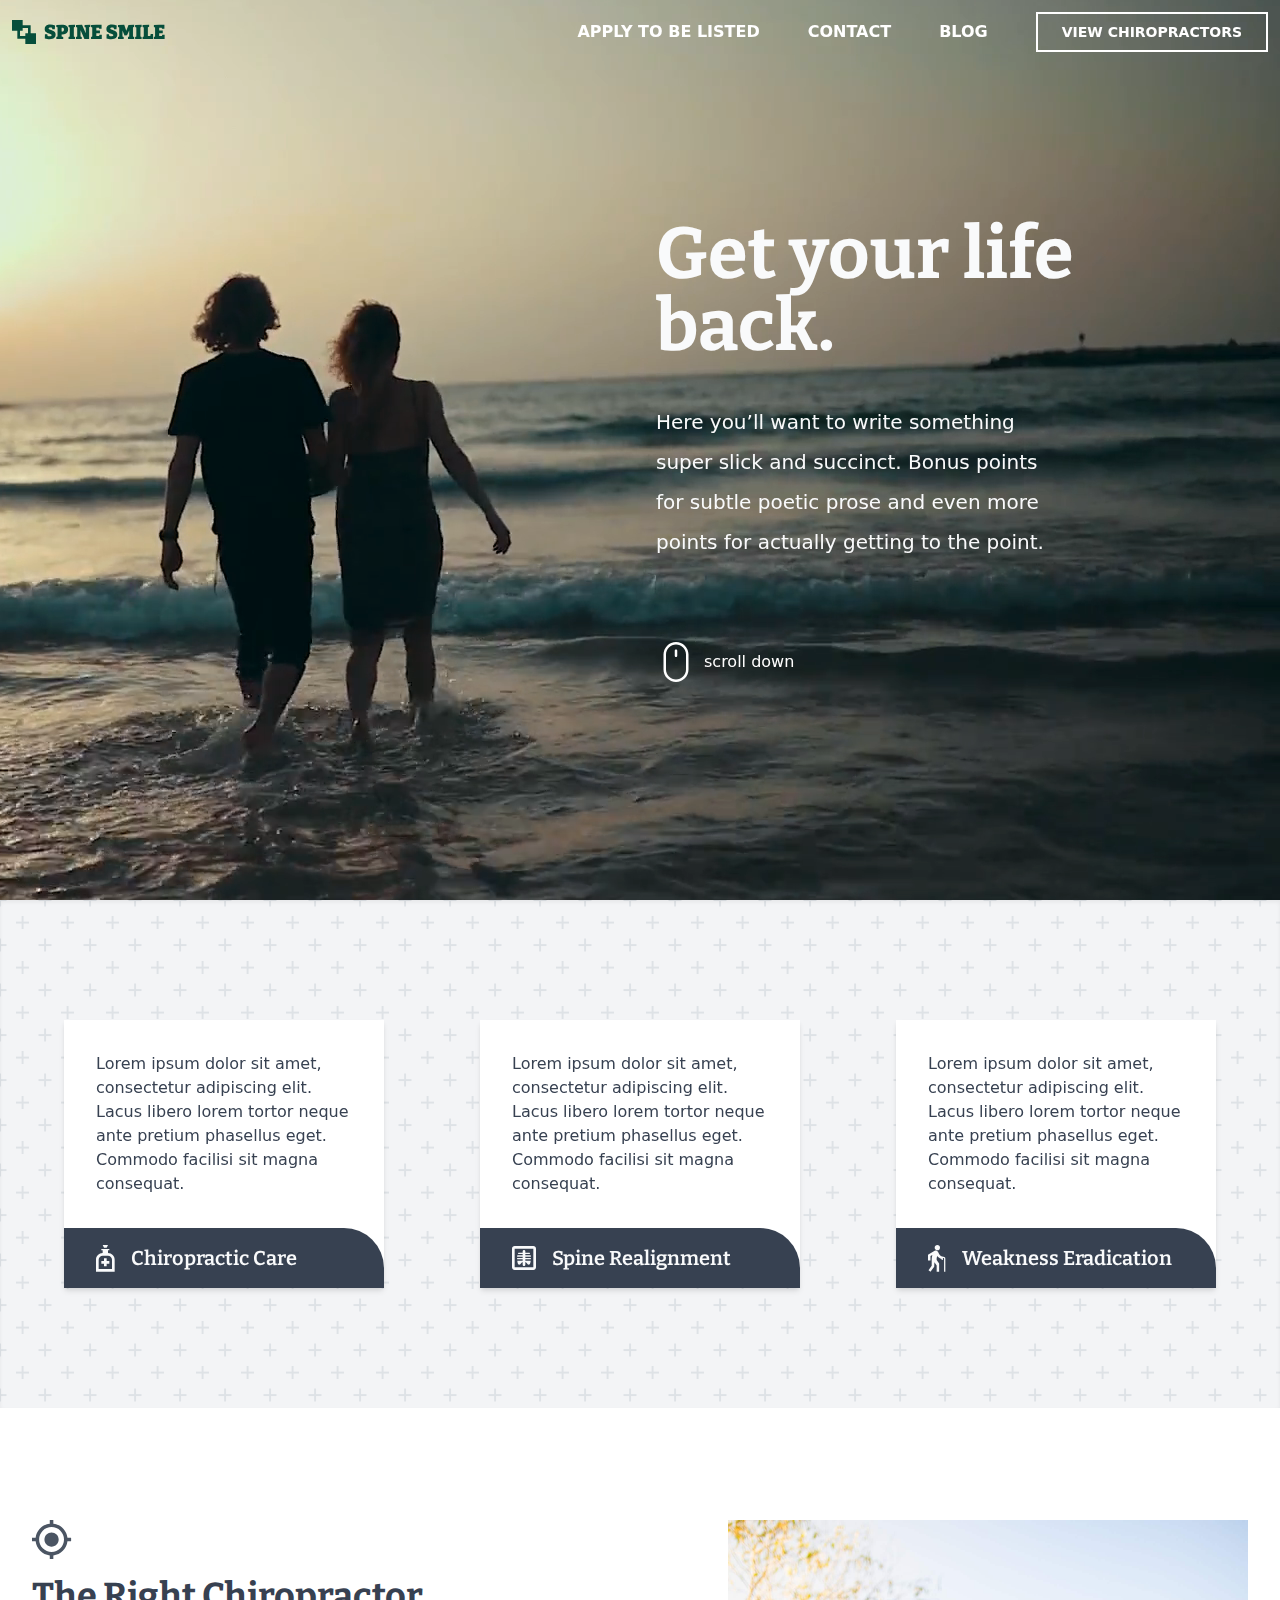
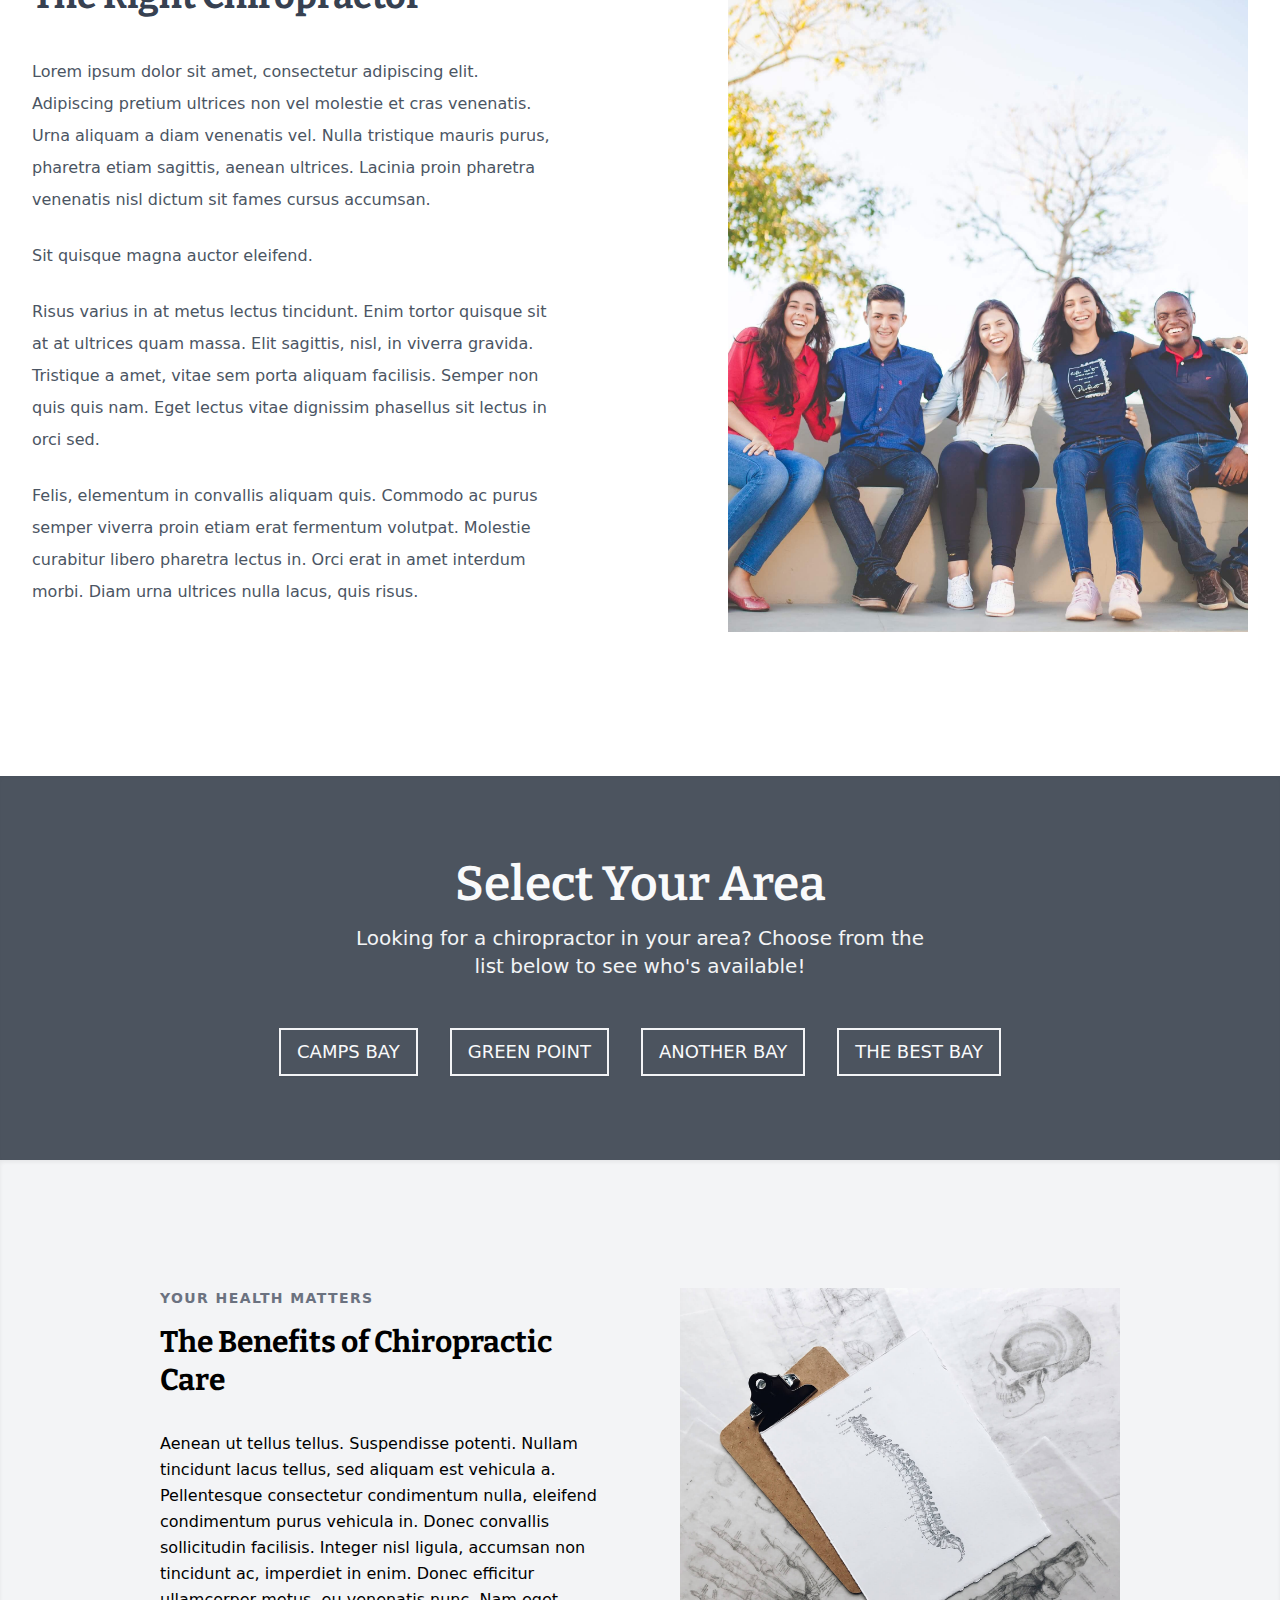
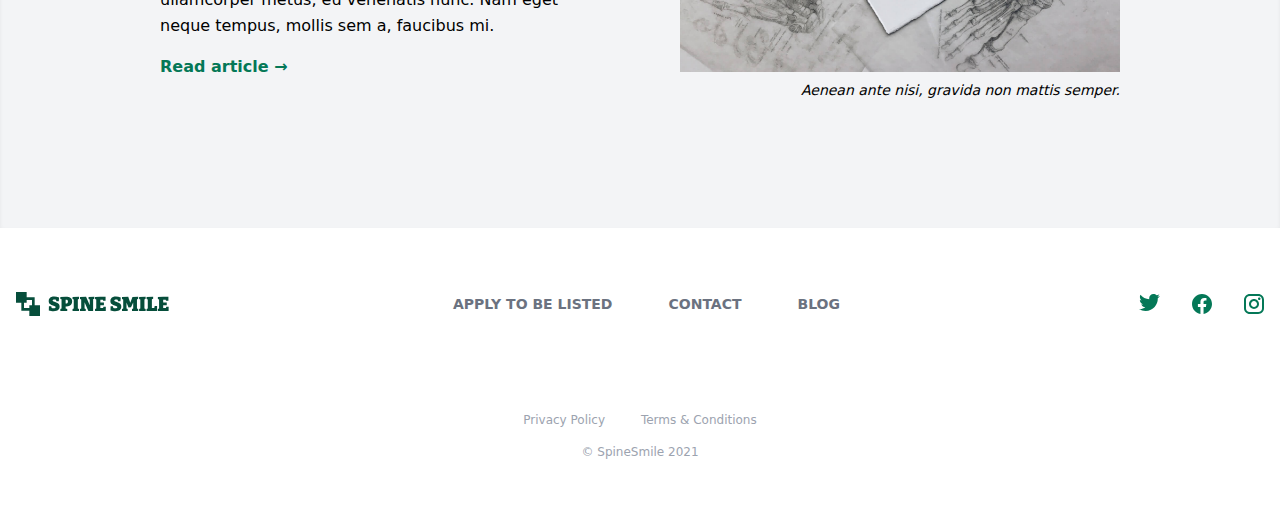
<file: index.html>
<!DOCTYPE html>
<html lang="en">

<head>
  <meta charset="UTF-8" />
  <meta content="IE=edge" http-equiv="X-UA-Compatible" />
  <meta name="viewport" content="width=device-width, initial-scale=1.0" />

  <!-- Meta Description -->
  <meta content="" name="description" />

  <!-- CSS Stylesheets -->
  <link rel="stylesheet" href="styles/index.css" />

  <!--Font Styles -->
  <link rel="preconnect" href="https://fonts.gstatic.com">
  <link href="https://fonts.googleapis.com/css2?family=Bitter:wght@400;500;600;700&display=swap" rel="stylesheet">

  <!--FAVICON-->
  <link href="images/spine-smile-favicon.ico" rel="icon" />
  <title>Spine Smile</title>
</head>

<body class="bg-white">
  <!-- Start of header -->
  <header class="absolute w-full z-50">
    <nav class="max-w-screen-xl flex flex-row flex-wrap justify-between my-3 ml-auto mr-auto " role="navigation">
      <!-- COMPANY LOGO (SVG) -->
      <div class="flex items-center ml-3">
        <a href="/">
          <svg width="154" height="24" viewBox="0 0 154 24" fill="none" xmlns="http://www.w3.org/2000/svg">
            <path
              d="M36.64 8.46C36.64 8.79333 36.8067 9.06667 37.14 9.28C37.4733 9.48 37.9067 9.66667 38.44 9.84C38.9733 10.0133 39.5333 10.2133 40.12 10.44C40.72 10.6533 41.2867 10.9333 41.82 11.28C42.3533 11.6133 42.7867 12.0533 43.12 12.6C43.4533 13.1467 43.62 13.8467 43.62 14.7C43.62 15.7667 43.34 16.64 42.78 17.32C42.2333 18 41.4933 18.5067 40.56 18.84C39.64 19.16 38.62 19.32 37.5 19.32C36.74 19.32 35.96 19.2467 35.16 19.1C34.3733 18.9667 33.5933 18.76 32.82 18.48L32.92 14.18H35.26L35.66 15.96C36.3 16.2267 36.9733 16.36 37.68 16.36C38.2133 16.36 38.6667 16.2733 39.04 16.1C39.4267 15.9133 39.62 15.6267 39.62 15.24C39.62 14.92 39.4933 14.66 39.24 14.46C39 14.26 38.6733 14.0867 38.26 13.94C37.8467 13.78 37.3933 13.6267 36.9 13.48C36.4067 13.3333 35.9133 13.1533 35.42 12.94C34.9267 12.7267 34.4733 12.4533 34.06 12.12C33.6467 11.7867 33.3133 11.3733 33.06 10.88C32.82 10.3733 32.7 9.74667 32.7 9C32.7 7.97333 32.94 7.13333 33.42 6.48C33.9133 5.81333 34.5733 5.32 35.4 5C36.24 4.66667 37.18 4.5 38.22 4.5C39.7533 4.5 41.3667 4.80667 43.06 5.42L42.8 9.32H40.4L39.94 7.64C39.46 7.52 38.9733 7.46 38.48 7.46C37.9867 7.46 37.5533 7.54 37.18 7.7C36.82 7.86 36.64 8.11333 36.64 8.46ZM50.1555 14.38H49.6355V16.52L51.2355 17V19H44.3355V17L45.5355 16.54V7.34L44.3355 6.9V4.9L49.7155 4.8H51.0955C52.2821 4.8 53.2421 5.01333 53.9755 5.44C54.7221 5.85333 55.2688 6.40667 55.6155 7.1C55.9621 7.79333 56.1355 8.56 56.1355 9.4C56.1355 10.2933 55.9288 11.12 55.5155 11.88C55.1155 12.64 54.4755 13.2467 53.5955 13.7C52.7155 14.1533 51.5688 14.38 50.1555 14.38ZM50.4355 7.68H49.6355V11.48H50.1555C50.7688 11.48 51.2221 11.2933 51.5155 10.92C51.8221 10.5467 51.9755 10.0667 51.9755 9.48C51.9755 8.92 51.8421 8.48 51.5755 8.16C51.3221 7.84 50.9421 7.68 50.4355 7.68ZM63.0425 6.8L61.8425 7.38V16.52L63.0425 17V19H56.5425V17L57.7425 16.52V7.38L56.5425 6.9V4.9L63.0425 4.8V6.8ZM72.5634 4.9L78.3234 4.8V6.8L77.1234 7.36V19H72.3834L68.5634 10.36V16.52L69.7634 17V19H64.0034V17L65.2034 16.52V7.38L64.0034 6.9V4.9L70.0634 4.8L73.7634 13.14V7.38L72.5634 6.9V4.9ZM87.4225 14.78H89.8225L89.7825 19H79.0425V17L80.2425 16.52V7.38L79.0425 6.9V4.9L84.2425 4.8H89.5825V8.84H87.1825L86.8625 7.7H84.3425V10.4H87.9225V13.2H84.3425V16.1H87.1025L87.4225 14.78ZM98.3197 8.46C98.3197 8.79333 98.4864 9.06667 98.8197 9.28C99.153 9.48 99.5864 9.66667 100.12 9.84C100.653 10.0133 101.213 10.2133 101.8 10.44C102.4 10.6533 102.966 10.9333 103.5 11.28C104.033 11.6133 104.466 12.0533 104.8 12.6C105.133 13.1467 105.3 13.8467 105.3 14.7C105.3 15.7667 105.02 16.64 104.46 17.32C103.913 18 103.173 18.5067 102.24 18.84C101.32 19.16 100.3 19.32 99.1797 19.32C98.4197 19.32 97.6397 19.2467 96.8397 19.1C96.053 18.9667 95.273 18.76 94.4997 18.48L94.5997 14.18H96.9397L97.3397 15.96C97.9797 16.2267 98.653 16.36 99.3597 16.36C99.893 16.36 100.346 16.2733 100.72 16.1C101.106 15.9133 101.3 15.6267 101.3 15.24C101.3 14.92 101.173 14.66 100.92 14.46C100.68 14.26 100.353 14.0867 99.9397 13.94C99.5264 13.78 99.073 13.6267 98.5797 13.48C98.0864 13.3333 97.593 13.1533 97.0997 12.94C96.6064 12.7267 96.153 12.4533 95.7397 12.12C95.3264 11.7867 94.993 11.3733 94.7397 10.88C94.4997 10.3733 94.3797 9.74667 94.3797 9C94.3797 7.97333 94.6197 7.13333 95.0997 6.48C95.593 5.81333 96.253 5.32 97.0797 5C97.9197 4.66667 98.8597 4.5 99.8997 4.5C101.433 4.5 103.046 4.80667 104.74 5.42L104.48 9.32H102.08L101.62 7.64C101.14 7.52 100.653 7.46 100.16 7.46C99.6664 7.46 99.233 7.54 98.8597 7.7C98.4997 7.86 98.3197 8.11333 98.3197 8.46ZM122.155 6.8L120.955 7.38V16.52L122.155 17V19H115.995V17L117.195 16.54V10.5L115.035 15.34L112.535 15.44L110.475 10.48V16.54L111.695 17V19H106.015V17L107.215 16.52V7.38L106.015 6.9V4.9L112.235 4.8L114.275 10.7L116.475 4.9L122.155 4.8V6.8ZM129.625 6.8L128.425 7.38V16.52L129.625 17V19H123.125V17L124.325 16.52V7.38L123.125 6.9V4.9L129.625 4.8V6.8ZM138.685 14.1H141.085V19H130.585V17L131.785 16.52V7.38L130.585 6.9V4.9L137.145 4.8V6.8L135.885 7.36V16.1H138.265L138.685 14.1ZM150.255 14.78H152.655L152.615 19H141.875V17L143.075 16.52V7.38L141.875 6.9V4.9L147.075 4.8H152.415V8.84H150.015L149.695 7.7H147.175V10.4H150.755V13.2H147.175V16.1H149.935L150.255 14.78Z"
              fill="#064E3B" />
            <path fill-rule="evenodd" clip-rule="evenodd"
              d="M0 0H10.6667V5.33333H18.6667V13.3333H24V24H13.3333V18.6667H5.33333V10.6667H0V0ZM16 13.3333H13.3333V16H8V10.6667H10.6667V8H16V13.3333Z"
              fill="#064E3B" />
          </svg>
        </a>
      </div>
      <div class="inline-block h-8 mr-3 lg:hidden">
        <button id="nav_toggle" class="h-full w-full">
          <svg class="h-full w-auto" xmlns="http://www.w3.org/2000/svg" width="192" height="192" fill="white"
            viewBox="0 0 256 256">
            <rect width="256" height="256" fill="none"></rect>
            <line x1="40" y1="128" x2="216" y2="128" stroke="white" stroke-linecap="round" stroke-linejoin="round"
              stroke-width="16"></line>
            <line x1="40" y1="64" x2="216" y2="64" stroke="white" stroke-linecap="round" stroke-linejoin="round"
              stroke-width="16"></line>
            <line x1="40" y1="192" x2="216" y2="192" stroke="white" stroke-linecap="round" stroke-linejoin="round"
              stroke-width="16"></line>
          </svg>
        </button>
      </div>
      <div id="nav_content"
        class="w-full hidden py-8 lg:mr-3 lg:flex lg:w-auto lg:py-0 lg:items-center bg-white lg:bg-transparent">
        <ul class="flex flex-col ml-auto text-md text-gray-700 lg:text-white font-bold lg:flex-row">

          <li class="mx-6 w-mc transitoin-colors duration-300 hover:text-green-800 mb-4 lg:mb-0"><a
              href="/apply-to-be-listed.html">APPLY TO BE LISTED</a></li>

          <li class="mx-6 w-mc transitoin-colors duration-300 hover:text-green-800 mb-4 lg:mb-0"><a
              href="/contact.html">CONTACT</a></li>

          <li class="mx-6 w-mc transitoin-colors duration-300 hover:text-green-800 mb-4 lg:mb-0"><a
              href="/blog.html">BLOG</a> </li>

        </ul>
        <a class="inline-block px-6 py-2 font-bold text-sm border-2 mt-2 lg:mt-0 transitoin-colors duration-300 text-gray-700 lg:text-white lg:border-white ml-6 hover:text-green-800 hover:border-green-800"
          href="/chiropractors-camps-bay.html">VIEW CHIROPRACTORS</a>
      </div>
      </div>
    </nav>
  </header>

  <!--start of hero (landing) section-->
  <section class="hero__container h-screen grid grid-cols-2">
    <!-- Video Background -->
    <div class="absolute w-full h-screen overflow-hidden">
      <video class="bg-grey-800 object-cover object-bottom h-full w-full lg:object-none lg:object-right"
        src="./video/landing-video.mp4" autoplay loop muted></video>
    </div>
    <!-- Image Colour Overlay -->
    <div class="absolute top-0 left-0 w-full h-full bg-gray-900 opacity-20 md:bg-green-800 md:opacity-5 z-10"></div>
    <div class="col-start-1 col-end-3 lg:col-start-2 flex flex-col justify-center mx-4 z-10 ">
      <h1 class="text-7xl font-bold text-gray-50">Get your life back.</h1>
      <p class="text-xl mt-10 mb-20 leading-relaxed md:leading-loose max-w-prose lg:w-2/3 text-gray-50">
        Here you’ll want to write something super slick and succinct. Bonus points for subtle poetic prose and even more
        points
        for actually getting to the point.</p>
      <div class="flex flex-col lg:block">
        <a href="#benefit"><svg class="fill-current inline-block h-10 w-10 text-white" width="30" height="48"
            viewBox="0 0 30 48" fill="none" xmlns="http://www.w3.org/2000/svg">
            <path
              d="M15 9C15.3978 9 15.7794 9.15804 16.0607 9.43934C16.342 9.72064 16.5 10.1022 16.5 10.5V16.5C16.5 16.8978 16.342 17.2794 16.0607 17.5607C15.7794 17.842 15.3978 18 15 18C14.6022 18 14.2206 17.842 13.9393 17.5607C13.658 17.2794 13.5 16.8978 13.5 16.5V10.5C13.5 10.1022 13.658 9.72064 13.9393 9.43934C14.2206 9.15804 14.6022 9 15 9V9ZM27 33C27 36.1826 25.7357 39.2348 23.4853 41.4853C21.2348 43.7357 18.1826 45 15 45C11.8174 45 8.76515 43.7357 6.51472 41.4853C4.26428 39.2348 3 36.1826 3 33V15C3 11.8174 4.26428 8.76516 6.51472 6.51472C8.76515 4.26428 11.8174 3 15 3C18.1826 3 21.2348 4.26428 23.4853 6.51472C25.7357 8.76516 27 11.8174 27 15V33ZM15 0C11.0218 0 7.20644 1.58035 4.3934 4.3934C1.58035 7.20644 0 11.0218 0 15V33C0 36.9782 1.58035 40.7936 4.3934 43.6066C7.20644 46.4196 11.0218 48 15 48C18.9782 48 22.7936 46.4196 25.6066 43.6066C28.4196 40.7936 30 36.9782 30 33V15C30 11.0218 28.4196 7.20644 25.6066 4.3934C22.7936 1.58035 18.9782 0 15 0V0Z" />
          </svg><span class="ml-2 text-white">scroll down</span>
        </a>
      </div>
    </div>
  </section>
  <!--end of hero (landing) section-->

  <!--start of Cards section-->
  <section id="benefit"
    class="custom_bg-pattern relative md:flex md:flex-row flex-wrap justify-center items-center py-30 z-10 shadow-inner bg-gray-200">
    <!-- Card -->
    <div class="mx-12 md:mx-4 lg:mx-12 mb-10 lg:mb-0 w-80 overflow-hidden shadow-md bg-white">
      <p class="p-8 text-gray-700">Lorem ipsum dolor sit amet, consectetur adipiscing elit. Lacus libero lorem tortor
        neque
        ante pretium phasellus eget. Commodo facilisi sit magna consequat.</p>
      <div class="flex items-center gap-x-4 px-8 py-4 rounded-tr-5xl text-gray-50 bg-gray-700">
        <svg class="fill-current" width="19" height="27" viewBox="0 0 19 27" fill="none"
          xmlns="http://www.w3.org/2000/svg">
          <path
            d="M10.6667 2.66667H8L6.66667 0H12L10.6667 2.66667ZM18.6667 14.6667V26.6667H0V14.6667C0 10.9867 2.98667 8 6.66667 8V5.33333H5.33333V4H13.3333V5.33333H12V8C15.68 8 18.6667 10.9867 18.6667 14.6667ZM16 14.6667C16 12.4667 14.2 10.6667 12 10.6667H6.66667C4.46667 10.6667 2.66667 12.4667 2.66667 14.6667V24H16V14.6667ZM13.3333 18.6667H10.6667V21.3333H8V18.6667H5.33333V16H8V13.3333H10.6667V16H13.3333V18.6667Z" />
        </svg>
        <h2 class="font-semibold text-lg lg:text-xl">Chiropractic Care</h2>
      </div>
    </div>

    <!-- Card -->
    <div class="mx-12 md:mx-4 lg:mx-12 mb-10 lg:mb-0 w-80 overflow-hidden shadow-md bg-white">
      <p class="p-8 text-gray-700">Lorem ipsum dolor sit amet, consectetur adipiscing elit. Lacus libero lorem tortor
        neque
        ante pretium phasellus eget. Commodo facilisi sit magna consequat.</p>
      <div class="flex items-center gap-x-4 px-8 py-4 rounded-tr-5xl text-gray-50 bg-gray-700">
        <svg class="fill-current" width="24" height="24" viewBox="0 0 24 24" fill="none"
          xmlns="http://www.w3.org/2000/svg">
          <path
            d="M21.3333 2.66667V21.3333H2.66667V2.66667H21.3333ZM21.3333 0H2.66667C1.18667 0 0 1.18667 0 2.66667V21.3333C0 22.8133 1.18667 24 2.66667 24H21.3333C22.8133 24 24 22.8133 24 21.3333V2.66667C24 1.18667 22.8133 0 21.3333 0ZM12 4C12.7333 4 13.3333 4.6 13.3333 5.33333V6.66667H17.56C17.8 7.08 18 7.53333 18.2133 8H13.3333V9.33333H18.6667C18.8 9.77333 18.8933 10.2267 18.92 10.6667H13.3333V12H18.9333C18.88 12.4667 18.8667 12.92 18.8 13.3333H13.3333V14.6667H18.6667C18.6667 14.6667 18.5867 18.6667 16.6667 18.6667C14.8667 18.6667 15.3333 16.6267 13.3333 16V18.6667C13.3333 19.4 12.7333 20 12 20C11.2667 20 10.6667 19.4 10.6667 18.6667V16C8.66667 16.6267 9.13333 18.6667 7.33333 18.6667C5.41333 18.6667 5.33333 14.6667 5.33333 14.6667H10.6667V13.3333H5.2C5.13333 12.92 5.12 12.4667 5.06667 12H10.6667V10.6667H5.08C5.10667 10.2267 5.21333 9.77333 5.33333 9.33333H10.6667V8H5.78667C6 7.53333 6.2 7.08 6.44 6.66667H10.6667V5.33333C10.6667 4.6 11.2667 4 12 4Z" />
        </svg>
        <h2 class="font-semibold text-lg lg:text-xl">Spine Realignment</h2>
      </div>
    </div>

    <!-- Card -->
    <div class="mx-12 md:mx-4 lg:mx-12 mb-10 lg:mb-0 w-80 overflow-hidden shadow-md bg-white">
      <p class="p-8 text-gray-700">Lorem ipsum dolor sit amet, consectetur adipiscing elit. Lacus libero lorem tortor
        neque
        ante pretium phasellus eget. Commodo facilisi sit magna consequat.</p>
      <div class="flex items-center gap-x-4 px-8 py-4 rounded-tr-5xl text-gray-50 bg-gray-700">
        <svg class="fill-current" width="18" height="27" viewBox="0 0 18 27" fill="none"
          xmlns="http://www.w3.org/2000/svg">
          <path
            d="M17.3333 13.6533V26.6667H16.08V13.6533C16.08 13.4533 16 13.3333 15.9067 13.1867C15.8536 13.1306 15.7895 13.0862 15.7183 13.0564C15.6471 13.0265 15.5705 13.0119 15.4933 13.0133C15.4078 13.008 15.322 13.0207 15.2416 13.0505C15.1612 13.0804 15.088 13.1268 15.0267 13.1867C14.9067 13.3333 14.8533 13.4667 14.8533 13.6533V14.88H13.64V14C12.7067 13.7733 11.8667 13.3867 11.1333 12.84C10.4 12.2933 9.78667 11.6533 9.28 10.92L8.81333 12.52C8.66667 13.08 8.66667 13.6533 8.66667 14.24V15.1067L11.1333 18.5867V26.6667H8.66667V20.4533L6.42667 17.3333L6.2 21.6667L2.48 26.6667L0.506667 25.16L3.69333 20.8533V14.24C3.69333 13.5333 3.76 12.84 3.88 12.1467L4.33333 10.0533L2.48 11.0933V15.5067H0V9.64L6.66667 5.86667C7.05333 5.68 7.45333 5.57333 7.88 5.57333C8.30667 5.57333 8.72 5.69333 9.10667 5.92C9.53333 6.16 9.85333 6.50667 10.0933 6.97333L11.08 9.06667C11.4667 9.84 12.0533 10.4933 12.8533 11.0133C13.64 11.5333 14.52 11.8 15.4933 11.8C16 11.8 16.4267 12 16.8 12.32C17.1733 12.6667 17.3333 13.1067 17.3333 13.6533ZM9.33333 0C10.0406 0 10.7189 0.280951 11.219 0.781048C11.719 1.28115 12 1.95942 12 2.66667C12 4.14667 10.8133 5.33333 9.33333 5.33333C8.62609 5.33333 7.94781 5.05238 7.44772 4.55229C6.94762 4.05219 6.66667 3.37391 6.66667 2.66667C6.66667 1.95942 6.94762 1.28115 7.44772 0.781048C7.94781 0.280951 8.62609 0 9.33333 0Z" />
        </svg>
        <h2 class="font-semibold text-lg lg:text-xl">Weakness Eradication </h2>
      </div>
    </div>
  </section>

  <section class="pt-16 lg:py-36 -mt-8 mx-6 md:mx-32 lg:mx-auto max-w-screen-xl">
    <div>
      <div class="flex flex-col lg:mx-8 lg:flex-row mb-20 lg:mb-0">
        <div class="w-full mt-8 lg:mt-0">
          <svg class="fill-current h-10 w-10 text-gray-600" width="30" height="30" viewBox="0 0 30 30" fill="none"
            xmlns="http://www.w3.org/2000/svg">
            <path
              d="M14.6667 9.33333C16.0812 9.33333 17.4377 9.89524 18.4379 10.8954C19.4381 11.8956 20 13.2522 20 14.6667C20 16.0812 19.4381 17.4377 18.4379 18.4379C17.4377 19.4381 16.0812 20 14.6667 20C13.2522 20 11.8956 19.4381 10.8954 18.4379C9.89524 17.4377 9.33333 16.0812 9.33333 14.6667C9.33333 13.2522 9.89524 11.8956 10.8954 10.8954C11.8956 9.89524 13.2522 9.33333 14.6667 9.33333ZM2.73333 16H0V13.3333H2.73333C3.33333 7.77333 7.77333 3.33333 13.3333 2.73333V0H16V2.73333C21.56 3.33333 26 7.77333 26.6 13.3333H29.3333V16H26.6C26 21.56 21.56 26 16 26.6V29.3333H13.3333V26.6C7.77333 26 3.33333 21.56 2.73333 16ZM14.6667 5.33333C12.1913 5.33333 9.81734 6.31666 8.067 8.067C6.31666 9.81734 5.33333 12.1913 5.33333 14.6667C5.33333 17.142 6.31666 19.516 8.067 21.2663C9.81734 23.0167 12.1913 24 14.6667 24C17.142 24 19.516 23.0167 21.2663 21.2663C23.0167 19.516 24 17.142 24 14.6667C24 12.1913 23.0167 9.81734 21.2663 8.067C19.516 6.31666 17.142 5.33333 14.6667 5.33333Z" />
          </svg>
          <h2 class="mt-4 mb-10 font-bold text-4xl text-gray-700">The Right Chiropractor</h2>
          <p class="text-gray-600 leading-loose mb-6">
            Lorem ipsum dolor sit amet, consectetur adipiscing elit. Adipiscing pretium ultrices non vel molestie et
            cras venenatis. Urna aliquam a diam venenatis vel. Nulla tristique mauris purus, pharetra etiam sagittis,
            aenean ultrices. Lacinia proin pharetra venenatis nisl dictum sit fames cursus accumsan.
          </p>
          <p class="text-gray-600 leading-loose mb-6">
            Sit quisque magna auctor eleifend.
          </p>
          <p class="text-gray-600 leading-loose mb-6">
            Risus varius in at metus lectus tincidunt. Enim tortor quisque sit at at ultrices quam massa. Elit sagittis,
            nisl, in viverra gravida. Tristique a amet, vitae sem porta aliquam facilisis. Semper non quis quis nam.
            Eget lectus vitae dignissim phasellus sit lectus in orci sed.
          </p>
          <p class="text-gray-600 leading-loose mb-6">
            Felis, elementum in convallis aliquam quis. Commodo ac purus semper viverra proin etiam erat fermentum
            volutpat. Molestie curabitur libero pharetra lectus in. Orci erat in amet interdum morbi. Diam urna ultrices
            nulla lacus, quis risus.
          </p>
        </div>
        <div class="relative w-full pb-96 overflow-hidden lg:pb-0 lg:ml-44 ">
          <img class="absolute w-full h-full object-cover" src="./images/people.jpg"
            alt="A row of happy chiropractors.">
        </div>
      </div>
    </div>
  </section>


  <!-- Chiropractor selection -->
  <section
    class="chiropractor_select relative h-full py-24 lg:h-96 flex flex-col items-center justify-center shadow-inner bg-fixed">
    <!-- Dark Overlay -->
    <div class="absolute top-0 left-0 w-full h-full bg-gray-800 opacity-80 z-10"></div>
    <div class="relative z-20">
      <h2 class="text-center mb-4 mx-4 lg:mx-0 font-semibold text-5xl text-gray-50">Select Your Area</h2>
      <p class="text-xl text-center mx-4 lg:mx-auto lg:w-2/3 mb-12 text-gray-100">Looking for a chiropractor in your
        area? Choose from the list below to see who's available!</p>
      <div class=" flex flex-wrap gap-8 justify-center">
        <a class="border-2 shadow-sm px-4 py-2 uppercase font-medium text-lg  text-gray-50 border-gray-100 hover:bg-gray-900 hover:text-gray-100 hover:shadow-md"
          href="/chiropractors-camps-bay.html">Camps Bay</a>
        <a class="border-2 shadow-sm px-4 py-2 uppercase font-medium text-lg  text-gray-50 border-gray-100 hover:bg-gray-900 hover:text-gray-100 hover:shadow-md"
          href="/chiropractors-green-point.html">Green Point</a>
        <a class="border-2 shadow-sm px-4 py-2 uppercase font-medium text-lg  text-gray-50 border-gray-100 hover:bg-gray-900 hover:text-gray-100 hover:shadow-md"
          href="/chiropractors-camps-bay.html">Another Bay</a>
        <a class="border-2 shadow-sm px-4 py-2 uppercase font-medium text-lg  text-gray-50 border-gray-100 hover:bg-gray-900 hover:text-gray-100 hover:shadow-md"
          href="/chiropractors-camps-bay.html">The Best Bay</a>
      </div>
  </section>



  <!-- start of Blog Article section -->
  <section class="relative px-4 shadow-inner sm:px-8 lg:px-16 xl:px-40 2xl:px-64 py-12 md:py-32 bg-gray-100">
    <div class="flex flex-col md:flex-row gap-x-4 lg:-mx-8">
      <div class="w-full lg:w-1/2 lg:px-8">
        <h6 class="text-sm uppercase font-semibold tracking-widest text-gray-500">Your Health Matters</h6>
        <h2 class="text-3xl leading-tight font-bold mt-4">The Benefits of Chiropractic Care</h2>
        <p class="mt-8 leading-relaxed">Aenean ut tellus tellus. Suspendisse potenti. Nullam tincidunt lacus tellus,
          sed aliquam est vehicula a. Pellentesque consectetur condimentum nulla, eleifend condimentum purus vehicula
          in. Donec convallis sollicitudin facilisis. Integer nisl ligula, accumsan non tincidunt ac, imperdiet in
          enim. Donec efficitur ullamcorper metus, eu venenatis nunc. Nam eget neque tempus, mollis sem a, faucibus
          mi.</p>
        <a href="/benefits-of-chiropractic-care.html"
          class="inline-block mt-4 font-semibold hover:underline text-green-700">Read article
          &#8594;</a>
      </div>

      <div class="w-full lg:w-1/2 lg:px-8 my-20 md:my-0">
        <div class="bg-gray-400 w-full h-96 overflow-hidden">
          <img src="./images/benefits-of-chiropractic-care.jpg" alt="A clipboard with a diagram of a spine."
            class="h-full w-full object-cover">
        </div>

        <p class="italic text-sm mt-2 text-right">Aenean ante nisi, gravida non mattis semper.</p>
      </div>
    </div>
  </section>


  <!--Footer links and social media-->
  <footer class="py-16">
    <div class="flex flex-col lg:flex-row items-center justify-between mx-auto max-w-screen-xl">
      <div class="flex items-center">
        <!-- Logo SVG-->
        <a class="ml-4" href="/">
          <svg width="154" height="24" viewBox="0 0 154 24" fill="none" xmlns="http://www.w3.org/2000/svg">
            <path
              d="M36.64 8.46C36.64 8.79333 36.8067 9.06667 37.14 9.28C37.4733 9.48 37.9067 9.66667 38.44 9.84C38.9733 10.0133 39.5333 10.2133 40.12 10.44C40.72 10.6533 41.2867 10.9333 41.82 11.28C42.3533 11.6133 42.7867 12.0533 43.12 12.6C43.4533 13.1467 43.62 13.8467 43.62 14.7C43.62 15.7667 43.34 16.64 42.78 17.32C42.2333 18 41.4933 18.5067 40.56 18.84C39.64 19.16 38.62 19.32 37.5 19.32C36.74 19.32 35.96 19.2467 35.16 19.1C34.3733 18.9667 33.5933 18.76 32.82 18.48L32.92 14.18H35.26L35.66 15.96C36.3 16.2267 36.9733 16.36 37.68 16.36C38.2133 16.36 38.6667 16.2733 39.04 16.1C39.4267 15.9133 39.62 15.6267 39.62 15.24C39.62 14.92 39.4933 14.66 39.24 14.46C39 14.26 38.6733 14.0867 38.26 13.94C37.8467 13.78 37.3933 13.6267 36.9 13.48C36.4067 13.3333 35.9133 13.1533 35.42 12.94C34.9267 12.7267 34.4733 12.4533 34.06 12.12C33.6467 11.7867 33.3133 11.3733 33.06 10.88C32.82 10.3733 32.7 9.74667 32.7 9C32.7 7.97333 32.94 7.13333 33.42 6.48C33.9133 5.81333 34.5733 5.32 35.4 5C36.24 4.66667 37.18 4.5 38.22 4.5C39.7533 4.5 41.3667 4.80667 43.06 5.42L42.8 9.32H40.4L39.94 7.64C39.46 7.52 38.9733 7.46 38.48 7.46C37.9867 7.46 37.5533 7.54 37.18 7.7C36.82 7.86 36.64 8.11333 36.64 8.46ZM50.1555 14.38H49.6355V16.52L51.2355 17V19H44.3355V17L45.5355 16.54V7.34L44.3355 6.9V4.9L49.7155 4.8H51.0955C52.2821 4.8 53.2421 5.01333 53.9755 5.44C54.7221 5.85333 55.2688 6.40667 55.6155 7.1C55.9621 7.79333 56.1355 8.56 56.1355 9.4C56.1355 10.2933 55.9288 11.12 55.5155 11.88C55.1155 12.64 54.4755 13.2467 53.5955 13.7C52.7155 14.1533 51.5688 14.38 50.1555 14.38ZM50.4355 7.68H49.6355V11.48H50.1555C50.7688 11.48 51.2221 11.2933 51.5155 10.92C51.8221 10.5467 51.9755 10.0667 51.9755 9.48C51.9755 8.92 51.8421 8.48 51.5755 8.16C51.3221 7.84 50.9421 7.68 50.4355 7.68ZM63.0425 6.8L61.8425 7.38V16.52L63.0425 17V19H56.5425V17L57.7425 16.52V7.38L56.5425 6.9V4.9L63.0425 4.8V6.8ZM72.5634 4.9L78.3234 4.8V6.8L77.1234 7.36V19H72.3834L68.5634 10.36V16.52L69.7634 17V19H64.0034V17L65.2034 16.52V7.38L64.0034 6.9V4.9L70.0634 4.8L73.7634 13.14V7.38L72.5634 6.9V4.9ZM87.4225 14.78H89.8225L89.7825 19H79.0425V17L80.2425 16.52V7.38L79.0425 6.9V4.9L84.2425 4.8H89.5825V8.84H87.1825L86.8625 7.7H84.3425V10.4H87.9225V13.2H84.3425V16.1H87.1025L87.4225 14.78ZM98.3197 8.46C98.3197 8.79333 98.4864 9.06667 98.8197 9.28C99.153 9.48 99.5864 9.66667 100.12 9.84C100.653 10.0133 101.213 10.2133 101.8 10.44C102.4 10.6533 102.966 10.9333 103.5 11.28C104.033 11.6133 104.466 12.0533 104.8 12.6C105.133 13.1467 105.3 13.8467 105.3 14.7C105.3 15.7667 105.02 16.64 104.46 17.32C103.913 18 103.173 18.5067 102.24 18.84C101.32 19.16 100.3 19.32 99.1797 19.32C98.4197 19.32 97.6397 19.2467 96.8397 19.1C96.053 18.9667 95.273 18.76 94.4997 18.48L94.5997 14.18H96.9397L97.3397 15.96C97.9797 16.2267 98.653 16.36 99.3597 16.36C99.893 16.36 100.346 16.2733 100.72 16.1C101.106 15.9133 101.3 15.6267 101.3 15.24C101.3 14.92 101.173 14.66 100.92 14.46C100.68 14.26 100.353 14.0867 99.9397 13.94C99.5264 13.78 99.073 13.6267 98.5797 13.48C98.0864 13.3333 97.593 13.1533 97.0997 12.94C96.6064 12.7267 96.153 12.4533 95.7397 12.12C95.3264 11.7867 94.993 11.3733 94.7397 10.88C94.4997 10.3733 94.3797 9.74667 94.3797 9C94.3797 7.97333 94.6197 7.13333 95.0997 6.48C95.593 5.81333 96.253 5.32 97.0797 5C97.9197 4.66667 98.8597 4.5 99.8997 4.5C101.433 4.5 103.046 4.80667 104.74 5.42L104.48 9.32H102.08L101.62 7.64C101.14 7.52 100.653 7.46 100.16 7.46C99.6664 7.46 99.233 7.54 98.8597 7.7C98.4997 7.86 98.3197 8.11333 98.3197 8.46ZM122.155 6.8L120.955 7.38V16.52L122.155 17V19H115.995V17L117.195 16.54V10.5L115.035 15.34L112.535 15.44L110.475 10.48V16.54L111.695 17V19H106.015V17L107.215 16.52V7.38L106.015 6.9V4.9L112.235 4.8L114.275 10.7L116.475 4.9L122.155 4.8V6.8ZM129.625 6.8L128.425 7.38V16.52L129.625 17V19H123.125V17L124.325 16.52V7.38L123.125 6.9V4.9L129.625 4.8V6.8ZM138.685 14.1H141.085V19H130.585V17L131.785 16.52V7.38L130.585 6.9V4.9L137.145 4.8V6.8L135.885 7.36V16.1H138.265L138.685 14.1ZM150.255 14.78H152.655L152.615 19H141.875V17L143.075 16.52V7.38L141.875 6.9V4.9L147.075 4.8H152.415V8.84H150.015L149.695 7.7H147.175V10.4H150.755V13.2H147.175V16.1H149.935L150.255 14.78Z"
              fill="#064E3B" />
            <path fill-rule="evenodd" clip-rule="evenodd"
              d="M0 0H10.6667V5.33333H18.6667V13.3333H24V24H13.3333V18.6667H5.33333V10.6667H0V0ZM16 13.3333H13.3333V16H8V10.6667H10.6667V8H16V13.3333Z"
              fill="#064E3B" />
          </svg>
        </a>
      </div>
      <ul class="flex flex-col lg:flex-row items-center text-sm font-semibold text-gray-500 py-12 lg:py-0">
        <li class="mx-7 uppercase hover:text-gray-700 mb-2 lg:mb-0">
          <a href="/apply-to-be-listed.html">Apply to Be Listed</a>
        </li>

        <li class="mx-7 uppercase hover:text-gray-700 mb-2 lg:mb-0">
          <a href="/contact.html">CONTACT</a>
        </li>

        <li class="mx-7 uppercase hover:text-gray-700 mb-2 lg:mb-0">
          <a href="/blog.html">BLOG</a>
        </li>

      </ul>
      <div class="flex text-green-700">
        <!-- Twitter Logo -->
        <a class="hover:text-green-900" href="/">
          <svg class="mx-4 fill-current" width="21" height="17" viewBox="0 0 21 17" fill="none"
            xmlns="http://www.w3.org/2000/svg">
            <title>Twitter</title>
            <path
              d="M20.92 2C20.15 2.35 19.32 2.58 18.46 2.69C19.34 2.16 20.02 1.32 20.34 0.31C19.51 0.81 18.59 1.16 17.62 1.36C16.83 0.5 15.72 0 14.46 0C12.11 0 10.19 1.92 10.19 4.29C10.19 4.63 10.23 4.96 10.3 5.27C6.74 5.09 3.57 3.38 1.46 0.79C1.09 1.42 0.88 2.16 0.88 2.94C0.88 4.43 1.63 5.75 2.79 6.5C2.08 6.5 1.42 6.3 0.84 6V6.03C0.84 8.11 2.32 9.85 4.28 10.24C3.65073 10.4122 2.9901 10.4362 2.35 10.31C2.62161 11.1625 3.15354 11.9084 3.87102 12.4429C4.5885 12.9775 5.45545 13.2737 6.35 13.29C4.83363 14.4904 2.954 15.1393 1.02 15.13C0.68 15.13 0.34 15.11 0 15.07C1.9 16.29 4.16 17 6.58 17C14.46 17 18.79 10.46 18.79 4.79C18.79 4.6 18.79 4.42 18.78 4.23C19.62 3.63 20.34 2.87 20.92 2Z" />
          </svg>
        </a>
        <!-- Facebook Logo -->
        <a class="hover:text-green-900" href="/">
          <svg class="mx-4 fill-current" width="20" height="20" viewBox="0 0 20 20" fill="none"
            xmlns="http://www.w3.org/2000/svg">
            <title>Facebook</title>
            <path
              d="M10 0C4.5 0 0 4.49 0 10.02C0 15.02 3.66 19.17 8.44 19.92V12.92H5.9V10.02H8.44V7.81C8.44 5.3 9.93 3.92 12.22 3.92C13.31 3.92 14.45 4.11 14.45 4.11V6.58H13.19C11.95 6.58 11.56 7.35 11.56 8.14V10.02H14.34L13.89 12.92H11.56V19.92C13.9164 19.5478 16.0622 18.3455 17.6099 16.5301C19.1576 14.7146 20.0054 12.4056 20 10.02C20 4.49 15.5 0 10 0Z" />
          </svg>
        </a>
        <!-- Instagram Logo -->
        <a class="hover:text-green-900" href="/">
          <svg class="mx-4 fill-current" width="20" height="20" viewBox="0 0 20 20" fill="none"
            xmlns="http://www.w3.org/2000/svg">
            <title>Instagram</title>
            <path
              d="M5.8 0H14.2C17.4 0 20 2.6 20 5.8V14.2C20 15.7383 19.3889 17.2135 18.3012 18.3012C17.2135 19.3889 15.7383 20 14.2 20H5.8C2.6 20 0 17.4 0 14.2V5.8C0 4.26174 0.61107 2.78649 1.69878 1.69878C2.78649 0.61107 4.26174 0 5.8 0ZM5.6 2C4.64522 2 3.72955 2.37928 3.05442 3.05442C2.37928 3.72955 2 4.64522 2 5.6V14.4C2 16.39 3.61 18 5.6 18H14.4C15.3548 18 16.2705 17.6207 16.9456 16.9456C17.6207 16.2705 18 15.3548 18 14.4V5.6C18 3.61 16.39 2 14.4 2H5.6ZM15.25 3.5C15.5815 3.5 15.8995 3.6317 16.1339 3.86612C16.3683 4.10054 16.5 4.41848 16.5 4.75C16.5 5.08152 16.3683 5.39946 16.1339 5.63388C15.8995 5.8683 15.5815 6 15.25 6C14.9185 6 14.6005 5.8683 14.3661 5.63388C14.1317 5.39946 14 5.08152 14 4.75C14 4.41848 14.1317 4.10054 14.3661 3.86612C14.6005 3.6317 14.9185 3.5 15.25 3.5ZM10 5C11.3261 5 12.5979 5.52678 13.5355 6.46447C14.4732 7.40215 15 8.67392 15 10C15 11.3261 14.4732 12.5979 13.5355 13.5355C12.5979 14.4732 11.3261 15 10 15C8.67392 15 7.40215 14.4732 6.46447 13.5355C5.52678 12.5979 5 11.3261 5 10C5 8.67392 5.52678 7.40215 6.46447 6.46447C7.40215 5.52678 8.67392 5 10 5ZM10 7C9.20435 7 8.44129 7.31607 7.87868 7.87868C7.31607 8.44129 7 9.20435 7 10C7 10.7956 7.31607 11.5587 7.87868 12.1213C8.44129 12.6839 9.20435 13 10 13C10.7956 13 11.5587 12.6839 12.1213 12.1213C12.6839 11.5587 13 10.7956 13 10C13 9.20435 12.6839 8.44129 12.1213 7.87868C11.5587 7.31607 10.7956 7 10 7Z" />
          </svg>
        </a>
      </div>
    </div>

    <!-- Fine Print-->
    <div class="flex flex-col items-center mt-24 text-xs text-gray-400">
      <div class="mb-4">
        <a class="mx-4 hover:text-gray-600" href="/privacy-policy.html" rel="nofollow">Privacy Policy</a>
        <a class="mx-4 hover:text-gray-600" href="/terms-and-conditions.html" rel="nofollow">Terms &amp; Conditions</a>
      </div>
      <span>&copy; SpineSmile 2021</span>
    </div>
  </footer>

</body>

<script src="js/index.js"></script>

</html>
</file>
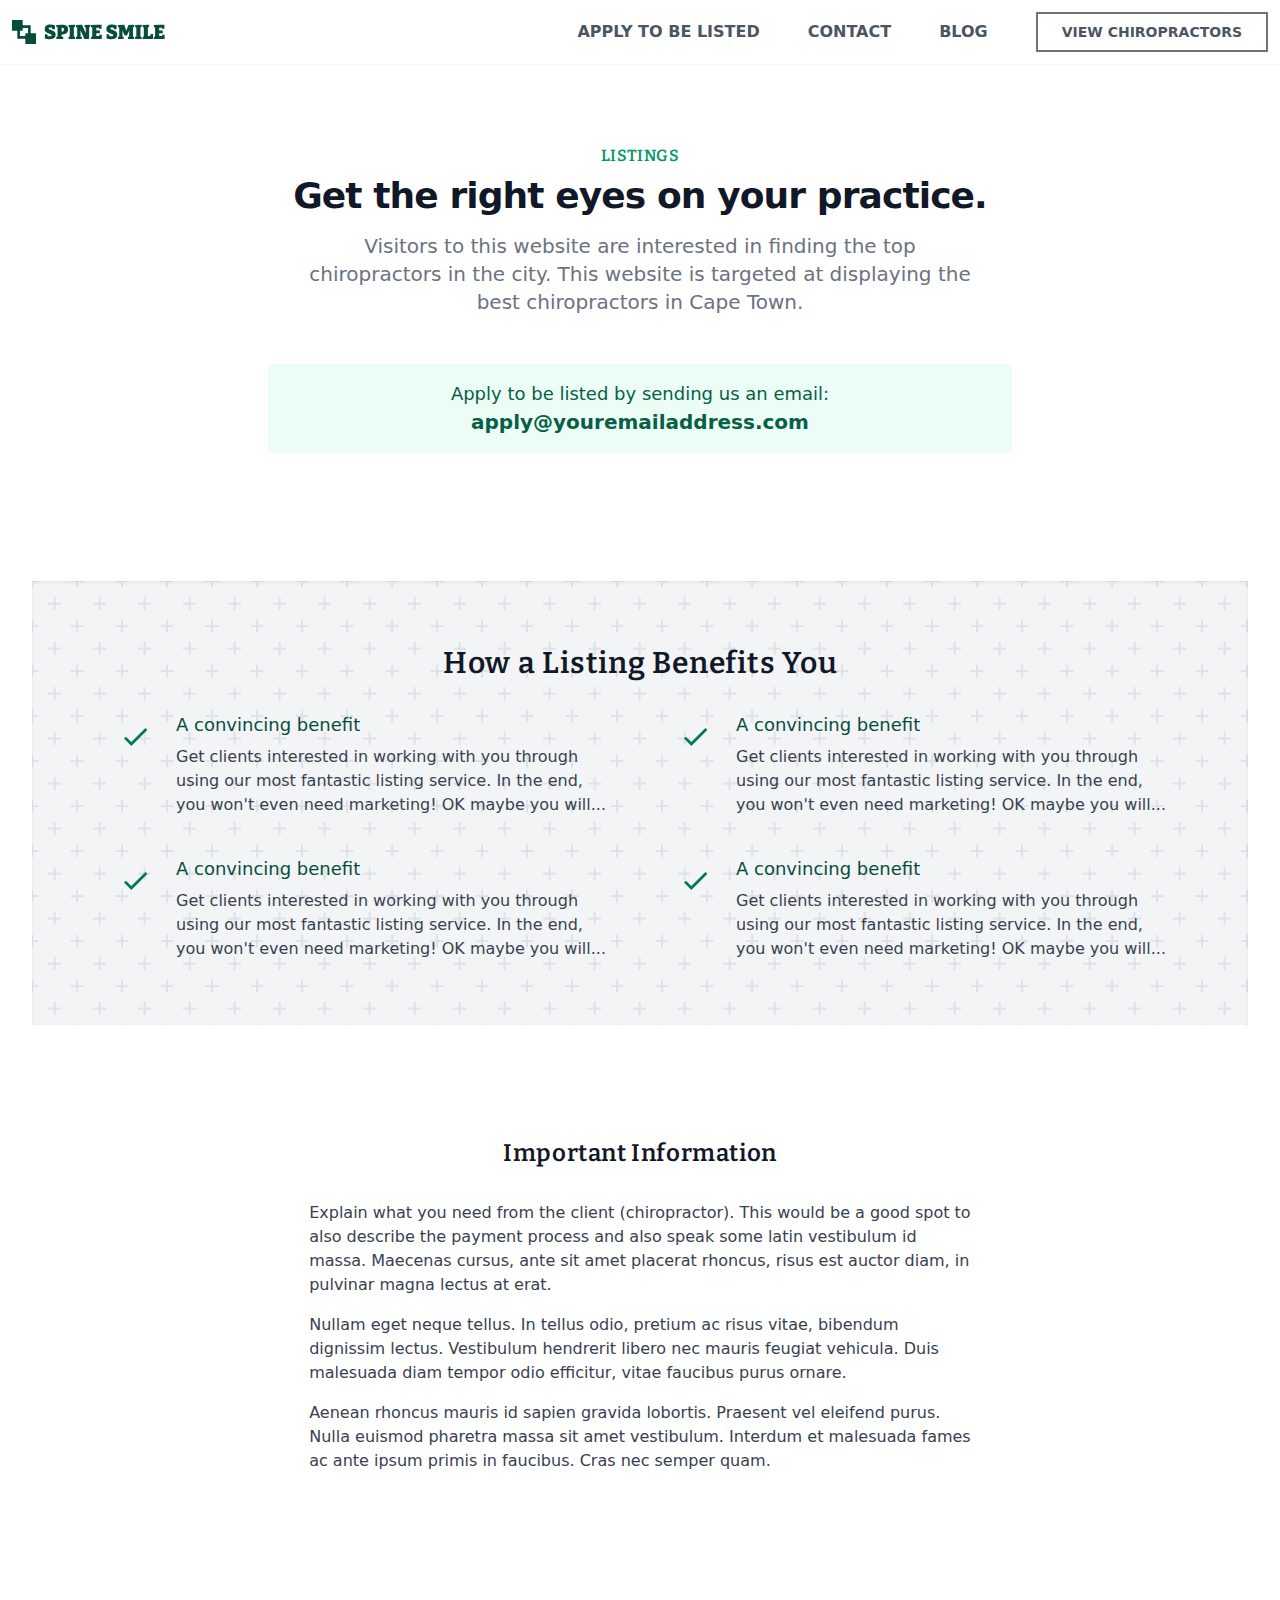
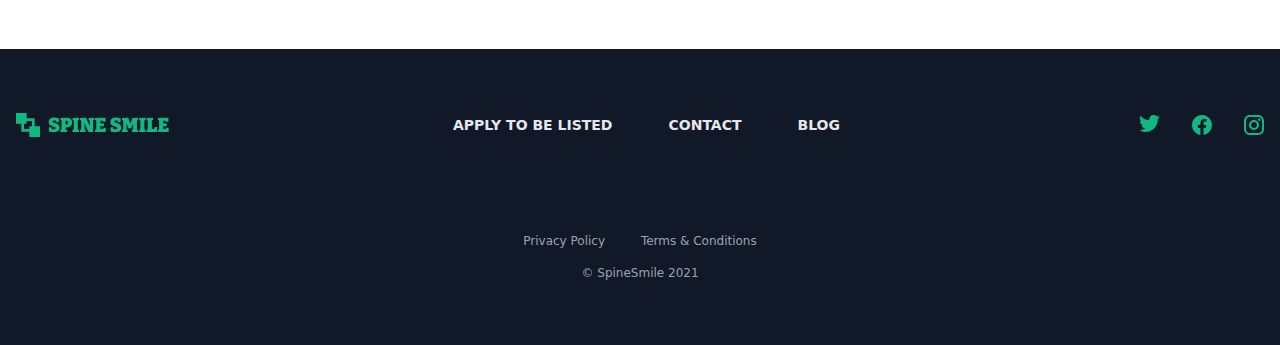
<file: apply-to-be-listed.html>
<!DOCTYPE html>
<html lang="en">

<head>
    <meta charset="UTF-8" />
    <meta content="IE=edge" http-equiv="X-UA-Compatible" />
    <meta name="viewport" content="width=device-width, initial-scale=1.0" />

    <!-- Meta Description -->
    <meta content="" name="description" />

    <!-- CSS Stylesheets -->
    <link rel="stylesheet" href="styles/index.css" />

    <!--Font Styles -->
    <link rel="preconnect" href="https://fonts.gstatic.com">
    <link href="https://fonts.googleapis.com/css2?family=Bitter:wght@400;500;600;700&display=swap" rel="stylesheet">

    <!--FAVICON-->
    <link href="images/spine-smile-favicon.ico" rel="icon" />
    <title>Spine Smile</title>
</head>

<body>
    <!-- Start of header -->
    <header class="relative w-full shadow-sm bg-white">
        <nav class="max-w-screen-xl flex flex-row flex-wrap justify-between py-3 ml-auto mr-auto " role="navigation">
            <!-- COMPANY LOGO (SVG) -->
            <div class="flex items-center ml-3">
                <a href="/">
                    <svg width="154" height="24" viewBox="0 0 154 24" fill="none" xmlns="http://www.w3.org/2000/svg">
                        <path
                            d="M36.64 8.46C36.64 8.79333 36.8067 9.06667 37.14 9.28C37.4733 9.48 37.9067 9.66667 38.44 9.84C38.9733 10.0133 39.5333 10.2133 40.12 10.44C40.72 10.6533 41.2867 10.9333 41.82 11.28C42.3533 11.6133 42.7867 12.0533 43.12 12.6C43.4533 13.1467 43.62 13.8467 43.62 14.7C43.62 15.7667 43.34 16.64 42.78 17.32C42.2333 18 41.4933 18.5067 40.56 18.84C39.64 19.16 38.62 19.32 37.5 19.32C36.74 19.32 35.96 19.2467 35.16 19.1C34.3733 18.9667 33.5933 18.76 32.82 18.48L32.92 14.18H35.26L35.66 15.96C36.3 16.2267 36.9733 16.36 37.68 16.36C38.2133 16.36 38.6667 16.2733 39.04 16.1C39.4267 15.9133 39.62 15.6267 39.62 15.24C39.62 14.92 39.4933 14.66 39.24 14.46C39 14.26 38.6733 14.0867 38.26 13.94C37.8467 13.78 37.3933 13.6267 36.9 13.48C36.4067 13.3333 35.9133 13.1533 35.42 12.94C34.9267 12.7267 34.4733 12.4533 34.06 12.12C33.6467 11.7867 33.3133 11.3733 33.06 10.88C32.82 10.3733 32.7 9.74667 32.7 9C32.7 7.97333 32.94 7.13333 33.42 6.48C33.9133 5.81333 34.5733 5.32 35.4 5C36.24 4.66667 37.18 4.5 38.22 4.5C39.7533 4.5 41.3667 4.80667 43.06 5.42L42.8 9.32H40.4L39.94 7.64C39.46 7.52 38.9733 7.46 38.48 7.46C37.9867 7.46 37.5533 7.54 37.18 7.7C36.82 7.86 36.64 8.11333 36.64 8.46ZM50.1555 14.38H49.6355V16.52L51.2355 17V19H44.3355V17L45.5355 16.54V7.34L44.3355 6.9V4.9L49.7155 4.8H51.0955C52.2821 4.8 53.2421 5.01333 53.9755 5.44C54.7221 5.85333 55.2688 6.40667 55.6155 7.1C55.9621 7.79333 56.1355 8.56 56.1355 9.4C56.1355 10.2933 55.9288 11.12 55.5155 11.88C55.1155 12.64 54.4755 13.2467 53.5955 13.7C52.7155 14.1533 51.5688 14.38 50.1555 14.38ZM50.4355 7.68H49.6355V11.48H50.1555C50.7688 11.48 51.2221 11.2933 51.5155 10.92C51.8221 10.5467 51.9755 10.0667 51.9755 9.48C51.9755 8.92 51.8421 8.48 51.5755 8.16C51.3221 7.84 50.9421 7.68 50.4355 7.68ZM63.0425 6.8L61.8425 7.38V16.52L63.0425 17V19H56.5425V17L57.7425 16.52V7.38L56.5425 6.9V4.9L63.0425 4.8V6.8ZM72.5634 4.9L78.3234 4.8V6.8L77.1234 7.36V19H72.3834L68.5634 10.36V16.52L69.7634 17V19H64.0034V17L65.2034 16.52V7.38L64.0034 6.9V4.9L70.0634 4.8L73.7634 13.14V7.38L72.5634 6.9V4.9ZM87.4225 14.78H89.8225L89.7825 19H79.0425V17L80.2425 16.52V7.38L79.0425 6.9V4.9L84.2425 4.8H89.5825V8.84H87.1825L86.8625 7.7H84.3425V10.4H87.9225V13.2H84.3425V16.1H87.1025L87.4225 14.78ZM98.3197 8.46C98.3197 8.79333 98.4864 9.06667 98.8197 9.28C99.153 9.48 99.5864 9.66667 100.12 9.84C100.653 10.0133 101.213 10.2133 101.8 10.44C102.4 10.6533 102.966 10.9333 103.5 11.28C104.033 11.6133 104.466 12.0533 104.8 12.6C105.133 13.1467 105.3 13.8467 105.3 14.7C105.3 15.7667 105.02 16.64 104.46 17.32C103.913 18 103.173 18.5067 102.24 18.84C101.32 19.16 100.3 19.32 99.1797 19.32C98.4197 19.32 97.6397 19.2467 96.8397 19.1C96.053 18.9667 95.273 18.76 94.4997 18.48L94.5997 14.18H96.9397L97.3397 15.96C97.9797 16.2267 98.653 16.36 99.3597 16.36C99.893 16.36 100.346 16.2733 100.72 16.1C101.106 15.9133 101.3 15.6267 101.3 15.24C101.3 14.92 101.173 14.66 100.92 14.46C100.68 14.26 100.353 14.0867 99.9397 13.94C99.5264 13.78 99.073 13.6267 98.5797 13.48C98.0864 13.3333 97.593 13.1533 97.0997 12.94C96.6064 12.7267 96.153 12.4533 95.7397 12.12C95.3264 11.7867 94.993 11.3733 94.7397 10.88C94.4997 10.3733 94.3797 9.74667 94.3797 9C94.3797 7.97333 94.6197 7.13333 95.0997 6.48C95.593 5.81333 96.253 5.32 97.0797 5C97.9197 4.66667 98.8597 4.5 99.8997 4.5C101.433 4.5 103.046 4.80667 104.74 5.42L104.48 9.32H102.08L101.62 7.64C101.14 7.52 100.653 7.46 100.16 7.46C99.6664 7.46 99.233 7.54 98.8597 7.7C98.4997 7.86 98.3197 8.11333 98.3197 8.46ZM122.155 6.8L120.955 7.38V16.52L122.155 17V19H115.995V17L117.195 16.54V10.5L115.035 15.34L112.535 15.44L110.475 10.48V16.54L111.695 17V19H106.015V17L107.215 16.52V7.38L106.015 6.9V4.9L112.235 4.8L114.275 10.7L116.475 4.9L122.155 4.8V6.8ZM129.625 6.8L128.425 7.38V16.52L129.625 17V19H123.125V17L124.325 16.52V7.38L123.125 6.9V4.9L129.625 4.8V6.8ZM138.685 14.1H141.085V19H130.585V17L131.785 16.52V7.38L130.585 6.9V4.9L137.145 4.8V6.8L135.885 7.36V16.1H138.265L138.685 14.1ZM150.255 14.78H152.655L152.615 19H141.875V17L143.075 16.52V7.38L141.875 6.9V4.9L147.075 4.8H152.415V8.84H150.015L149.695 7.7H147.175V10.4H150.755V13.2H147.175V16.1H149.935L150.255 14.78Z"
                            fill="#064E3B" />
                        <path fill-rule="evenodd" clip-rule="evenodd"
                            d="M0 0H10.6667V5.33333H18.6667V13.3333H24V24H13.3333V18.6667H5.33333V10.6667H0V0ZM16 13.3333H13.3333V16H8V10.6667H10.6667V8H16V13.3333Z"
                            fill="#064E3B" />
                    </svg>
                </a>
            </div>
            <div class="inline-block h-8 mr-3 lg:hidden">
                <button id="nav_toggle" class="h-full w-full">
                    <svg class="h-full w-auto" xmlns="http://www.w3.org/2000/svg" width="192" height="192" fill="black"
                        viewBox="0 0 256 256">
                        <rect width="256" height="256" fill="none"></rect>
                        <line x1="40" y1="128" x2="216" y2="128" stroke="black" stroke-linecap="round"
                            stroke-linejoin="round" stroke-width="16"></line>
                        <line x1="40" y1="64" x2="216" y2="64" stroke="black" stroke-linecap="round"
                            stroke-linejoin="round" stroke-width="16"></line>
                        <line x1="40" y1="192" x2="216" y2="192" stroke="black" stroke-linecap="round"
                            stroke-linejoin="round" stroke-width="16"></line>
                    </svg>
                </button>
            </div>
            <div id="nav_content" class="w-full hidden py-8 mr-3 lg:flex lg:w-auto lg:py-0 lg:items-center">
                <ul class="flex flex-col ml-auto text-md text-gray-600 font-bold lg:flex-row">

                    <li class="mx-6 w-mc transition-colors duration-300 hover:text-green-800 mb-4 lg:mb-0"><a
                            href="/apply-to-be-listed.html">APPLY TO BE LISTED</a></li>

                    <li class="mx-6 w-mc transition-colors duration-300 hover:text-green-800 mb-4 lg:mb-0"><a
                            href="/contact.html">CONTACT</a></li>

                    <li class="mx-6 w-mc transition-colors duration-300 hover:text-green-800 mb-4 lg:mb-0"><a
                            href="/blog.html">BLOG</a> </li>

                </ul>
                <a class="inline-block px-6 py-2 font-bold text-sm border-2 mt-2 lg:mt-0 text-gray-600 border-gray-500 ml-6 transition-colors duration-300  hover:text-green-800 hover:border-green-800"
                    href="/chiropractors-camps-bay.html">VIEW CHIROPRACTORS</a>
            </div>
            </div>
        </nav>
    </header>

    <!-- Start of "Apply to Be Listed" section-->
    <div class="py-16 md:py-20 bg-white">
        <div class="lg:max-w-7xl lg:mx-auto px-4 sm:px-6 lg:px-8">
            <!-- Main heading and brief description -->
            <div class="lg:text-center">
                <h2 class="text-base text-green-600 font-semibold tracking-wide uppercase">Listings</h2>
                <p class="mt-2 text-3xl leading-8 font-extrabold tracking-tight text-gray-900 sm:text-4xl">
                    Get the right eyes on your practice.
                </p>
                <p class="mt-4 max-w-2xl text-xl text-gray-500 lg:mx-auto">
                    Visitors to this website are interested in finding the top chiropractors in the city. This website
                    is targeted at displaying the best chiropractors in Cape Town.
                </p>
            </div>

            <!-- Callout box -->
            <p
                class="max-w-prose lg:mx-auto mt-12 mb-32 px-4 py-4 text-lg lg:px-8 rounded-md text-center text-green-800 bg-green-50">
                Apply to be
                listed by sending us an email: <span class="text-xl font-semibold">apply@youremailaddress.com</span>
            </p>

            <!-- Start of "Benefits to being listed" -->
            <div class="custom_bg-pattern shadow-inner px-6 md:px-10 lg:px-20 py-8 md:py-12 lg:py-16 w-full mt-20">
                <h1 class="pb-8 text-2xl lg:text-3xl font-semibold text-center tracking-wide text-gray-900">
                    How a Listing Benefits You
                </h1>
                <dl class="space-y-10 md:space-y-0 md:grid md:grid-cols-2 md:gap-x-16 md:gap-y-10">
                    <div class="flex">
                        <div class="flex-shrink-0">
                            <div class="flex items-center justify-center h-8 md:h-12 w-8 md:w-12 rounded-md text-white">
                                <svg class="fill-current text-green-700" width="24" height="18" viewBox="0 0 24 18"
                                    fill="none" xmlns="http://www.w3.org/2000/svg">
                                    <path
                                        d="M23.3333 1.88L7.33333 17.88L0 10.5467L1.88 8.66667L7.33333 14.1067L21.4533 0L23.3333 1.88Z" />
                                </svg>
                            </div>
                        </div>
                        <div class="ml-4">
                            <dt class="text-lg leading-6 font-medium text-green-900">
                                A convincing benefit
                            </dt>
                            <dd class="mt-2 text-base text-gray-700">
                                Get clients interested
                                in working with you through using our most fantastic listing service. In the end, you
                                won't even need marketing! OK maybe you will...
                            </dd>
                        </div>
                    </div>

                    <div class="flex">
                        <div class="flex-shrink-0">
                            <div class="flex items-center justify-center h-8 md:h-12 w-8 md:w-12 rounded-md text-white">
                                <svg class="fill-current text-green-700" width="24" height="18" viewBox="0 0 24 18"
                                    fill="none" xmlns="http://www.w3.org/2000/svg">
                                    <path
                                        d="M23.3333 1.88L7.33333 17.88L0 10.5467L1.88 8.66667L7.33333 14.1067L21.4533 0L23.3333 1.88Z" />
                                </svg>
                            </div>
                        </div>
                        <div class="ml-4">
                            <dt class="text-lg leading-6 font-medium text-green-900">
                                A convincing benefit
                            </dt>
                            <dd class="mt-2 text-base text-gray-700">
                                Get clients interested
                                in working with you through using our most fantastic listing service. In the end, you
                                won't even need marketing! OK maybe you will...
                            </dd>
                        </div>
                    </div>

                    <div class="flex">
                        <div class="flex-shrink-0">
                            <div class="flex items-center justify-center h-8 md:h-12 w-8 md:w-12 rounded-md text-white">
                                <svg class="fill-current text-green-700" width="24" height="18" viewBox="0 0 24 18"
                                    fill="none" xmlns="http://www.w3.org/2000/svg">
                                    <path
                                        d="M23.3333 1.88L7.33333 17.88L0 10.5467L1.88 8.66667L7.33333 14.1067L21.4533 0L23.3333 1.88Z" />
                                </svg>
                            </div>
                        </div>
                        <div class="ml-4">
                            <dt class="text-lg leading-6 font-medium text-green-900">
                                A convincing benefit
                            </dt>
                            <dd class="mt-2 text-base text-gray-700">
                                Get clients interested
                                in working with you through using our most fantastic listing service. In the end, you
                                won't even need marketing! OK maybe you will...
                            </dd>
                        </div>
                    </div>


                    <div class="flex">
                        <div class="flex-shrink-0">
                            <div class="flex items-center justify-center h-8 md:h-12 w-8 md:w-12 rounded-md text-white">
                                <svg class="fill-current text-green-700" width="24" height="18" viewBox="0 0 24 18"
                                    fill="none" xmlns="http://www.w3.org/2000/svg">
                                    <path
                                        d="M23.3333 1.88L7.33333 17.88L0 10.5467L1.88 8.66667L7.33333 14.1067L21.4533 0L23.3333 1.88Z" />
                                </svg>
                            </div>
                        </div>
                        <div class="ml-4">
                            <dt class="text-lg leading-6 font-medium text-green-900">
                                A convincing benefit
                            </dt>
                            <dd class="mt-2 text-base text-gray-700">
                                Get clients interested
                                in working with you through using our most fantastic listing service. In the end, you
                                won't even need marketing! OK maybe you will...
                            </dd>
                        </div>
                    </div>
                </dl>
            </div>

            <div class="max-w-prose mx-2 mb-12 lg:mb-24 lg:mx-auto mt-10 md:mt-20 text-gray-700">
                <h1 class="py-8 text-2xl font-semibold text-center tracking-wide text-gray-900">
                    Important Information
                </h1>
                <!-- Main Explanation Body-->
                <p class="mb-4">Explain what you need from the client (chiropractor). This would be a good spot to also
                    describe the payment process and also speak some latin
                    vestibulum
                    id
                    massa. Maecenas cursus, ante sit amet placerat rhoncus, risus est auctor diam, in pulvinar magna
                    lectus at
                    erat.</p>
                <p class="mb-4">Nullam eget neque tellus. In tellus odio, pretium ac risus vitae, bibendum dignissim
                    lectus.
                    Vestibulum hendrerit libero nec mauris feugiat vehicula. Duis malesuada diam tempor odio
                    efficitur, vitae
                    faucibus purus ornare.</p>
                <p class="mb-4">Aenean rhoncus mauris id sapien gravida lobortis. Praesent vel eleifend purus. Nulla
                    euismod
                    pharetra massa sit amet vestibulum. Interdum et malesuada fames ac ante ipsum primis in
                    faucibus. Cras nec
                    semper quam.</p>
            </div>
        </div>
    </div>








    <!--Footer links and social media-->
    <footer class="py-16 bg-gray-900">
        <div class="flex flex-col lg:flex-row items-center justify-between mx-auto max-w-screen-xl">
            <div class="flex items-center">
                <!-- Logo SVG-->
                <a class="ml-4" href="/">
                    <svg class="fill-current text-green-500" width="154" height="24" viewBox="0 0 154 24" fill="none"
                        xmlns="http://www.w3.org/2000/svg">
                        <path
                            d="M36.64 8.46C36.64 8.79333 36.8067 9.06667 37.14 9.28C37.4733 9.48 37.9067 9.66667 38.44 9.84C38.9733 10.0133 39.5333 10.2133 40.12 10.44C40.72 10.6533 41.2867 10.9333 41.82 11.28C42.3533 11.6133 42.7867 12.0533 43.12 12.6C43.4533 13.1467 43.62 13.8467 43.62 14.7C43.62 15.7667 43.34 16.64 42.78 17.32C42.2333 18 41.4933 18.5067 40.56 18.84C39.64 19.16 38.62 19.32 37.5 19.32C36.74 19.32 35.96 19.2467 35.16 19.1C34.3733 18.9667 33.5933 18.76 32.82 18.48L32.92 14.18H35.26L35.66 15.96C36.3 16.2267 36.9733 16.36 37.68 16.36C38.2133 16.36 38.6667 16.2733 39.04 16.1C39.4267 15.9133 39.62 15.6267 39.62 15.24C39.62 14.92 39.4933 14.66 39.24 14.46C39 14.26 38.6733 14.0867 38.26 13.94C37.8467 13.78 37.3933 13.6267 36.9 13.48C36.4067 13.3333 35.9133 13.1533 35.42 12.94C34.9267 12.7267 34.4733 12.4533 34.06 12.12C33.6467 11.7867 33.3133 11.3733 33.06 10.88C32.82 10.3733 32.7 9.74667 32.7 9C32.7 7.97333 32.94 7.13333 33.42 6.48C33.9133 5.81333 34.5733 5.32 35.4 5C36.24 4.66667 37.18 4.5 38.22 4.5C39.7533 4.5 41.3667 4.80667 43.06 5.42L42.8 9.32H40.4L39.94 7.64C39.46 7.52 38.9733 7.46 38.48 7.46C37.9867 7.46 37.5533 7.54 37.18 7.7C36.82 7.86 36.64 8.11333 36.64 8.46ZM50.1555 14.38H49.6355V16.52L51.2355 17V19H44.3355V17L45.5355 16.54V7.34L44.3355 6.9V4.9L49.7155 4.8H51.0955C52.2821 4.8 53.2421 5.01333 53.9755 5.44C54.7221 5.85333 55.2688 6.40667 55.6155 7.1C55.9621 7.79333 56.1355 8.56 56.1355 9.4C56.1355 10.2933 55.9288 11.12 55.5155 11.88C55.1155 12.64 54.4755 13.2467 53.5955 13.7C52.7155 14.1533 51.5688 14.38 50.1555 14.38ZM50.4355 7.68H49.6355V11.48H50.1555C50.7688 11.48 51.2221 11.2933 51.5155 10.92C51.8221 10.5467 51.9755 10.0667 51.9755 9.48C51.9755 8.92 51.8421 8.48 51.5755 8.16C51.3221 7.84 50.9421 7.68 50.4355 7.68ZM63.0425 6.8L61.8425 7.38V16.52L63.0425 17V19H56.5425V17L57.7425 16.52V7.38L56.5425 6.9V4.9L63.0425 4.8V6.8ZM72.5634 4.9L78.3234 4.8V6.8L77.1234 7.36V19H72.3834L68.5634 10.36V16.52L69.7634 17V19H64.0034V17L65.2034 16.52V7.38L64.0034 6.9V4.9L70.0634 4.8L73.7634 13.14V7.38L72.5634 6.9V4.9ZM87.4225 14.78H89.8225L89.7825 19H79.0425V17L80.2425 16.52V7.38L79.0425 6.9V4.9L84.2425 4.8H89.5825V8.84H87.1825L86.8625 7.7H84.3425V10.4H87.9225V13.2H84.3425V16.1H87.1025L87.4225 14.78ZM98.3197 8.46C98.3197 8.79333 98.4864 9.06667 98.8197 9.28C99.153 9.48 99.5864 9.66667 100.12 9.84C100.653 10.0133 101.213 10.2133 101.8 10.44C102.4 10.6533 102.966 10.9333 103.5 11.28C104.033 11.6133 104.466 12.0533 104.8 12.6C105.133 13.1467 105.3 13.8467 105.3 14.7C105.3 15.7667 105.02 16.64 104.46 17.32C103.913 18 103.173 18.5067 102.24 18.84C101.32 19.16 100.3 19.32 99.1797 19.32C98.4197 19.32 97.6397 19.2467 96.8397 19.1C96.053 18.9667 95.273 18.76 94.4997 18.48L94.5997 14.18H96.9397L97.3397 15.96C97.9797 16.2267 98.653 16.36 99.3597 16.36C99.893 16.36 100.346 16.2733 100.72 16.1C101.106 15.9133 101.3 15.6267 101.3 15.24C101.3 14.92 101.173 14.66 100.92 14.46C100.68 14.26 100.353 14.0867 99.9397 13.94C99.5264 13.78 99.073 13.6267 98.5797 13.48C98.0864 13.3333 97.593 13.1533 97.0997 12.94C96.6064 12.7267 96.153 12.4533 95.7397 12.12C95.3264 11.7867 94.993 11.3733 94.7397 10.88C94.4997 10.3733 94.3797 9.74667 94.3797 9C94.3797 7.97333 94.6197 7.13333 95.0997 6.48C95.593 5.81333 96.253 5.32 97.0797 5C97.9197 4.66667 98.8597 4.5 99.8997 4.5C101.433 4.5 103.046 4.80667 104.74 5.42L104.48 9.32H102.08L101.62 7.64C101.14 7.52 100.653 7.46 100.16 7.46C99.6664 7.46 99.233 7.54 98.8597 7.7C98.4997 7.86 98.3197 8.11333 98.3197 8.46ZM122.155 6.8L120.955 7.38V16.52L122.155 17V19H115.995V17L117.195 16.54V10.5L115.035 15.34L112.535 15.44L110.475 10.48V16.54L111.695 17V19H106.015V17L107.215 16.52V7.38L106.015 6.9V4.9L112.235 4.8L114.275 10.7L116.475 4.9L122.155 4.8V6.8ZM129.625 6.8L128.425 7.38V16.52L129.625 17V19H123.125V17L124.325 16.52V7.38L123.125 6.9V4.9L129.625 4.8V6.8ZM138.685 14.1H141.085V19H130.585V17L131.785 16.52V7.38L130.585 6.9V4.9L137.145 4.8V6.8L135.885 7.36V16.1H138.265L138.685 14.1ZM150.255 14.78H152.655L152.615 19H141.875V17L143.075 16.52V7.38L141.875 6.9V4.9L147.075 4.8H152.415V8.84H150.015L149.695 7.7H147.175V10.4H150.755V13.2H147.175V16.1H149.935L150.255 14.78Z" />
                        <path fill-rule="evenodd" clip-rule="evenodd"
                            d="M0 0H10.6667V5.33333H18.6667V13.3333H24V24H13.3333V18.6667H5.33333V10.6667H0V0ZM16 13.3333H13.3333V16H8V10.6667H10.6667V8H16V13.3333Z" />
                    </svg>
                </a>
            </div>
            <ul class="flex flex-col lg:flex-row items-center text-sm font-semibold text-gray-200 py-12 lg:py-0">
                <li class="mx-7 uppercase hover:text-gray-400 mb-2 lg:mb-0">
                    <a href="/apply-to-be-listed.html">Apply to Be Listed</a>
                </li>

                <li class="mx-7 uppercase hover:text-gray-400 mb-2 lg:mb-0">
                    <a href="/contact.html">CONTACT</a>
                </li>

                <li class="mx-7 uppercase hover:text-gray-400 mb-2 lg:mb-0">
                    <a href="/blog.html">BLOG</a>
                </li>

            </ul>
            <div class="flex text-green-500">
                <!-- Twitter Logo -->
                <a class="hover:text-green-700" href="/">
                    <svg class="mx-4 fill-current" width="21" height="17" viewBox="0 0 21 17" fill="none"
                        xmlns="http://www.w3.org/2000/svg">
                        <title>Twitter</title>
                        <path
                            d="M20.92 2C20.15 2.35 19.32 2.58 18.46 2.69C19.34 2.16 20.02 1.32 20.34 0.31C19.51 0.81 18.59 1.16 17.62 1.36C16.83 0.5 15.72 0 14.46 0C12.11 0 10.19 1.92 10.19 4.29C10.19 4.63 10.23 4.96 10.3 5.27C6.74 5.09 3.57 3.38 1.46 0.79C1.09 1.42 0.88 2.16 0.88 2.94C0.88 4.43 1.63 5.75 2.79 6.5C2.08 6.5 1.42 6.3 0.84 6V6.03C0.84 8.11 2.32 9.85 4.28 10.24C3.65073 10.4122 2.9901 10.4362 2.35 10.31C2.62161 11.1625 3.15354 11.9084 3.87102 12.4429C4.5885 12.9775 5.45545 13.2737 6.35 13.29C4.83363 14.4904 2.954 15.1393 1.02 15.13C0.68 15.13 0.34 15.11 0 15.07C1.9 16.29 4.16 17 6.58 17C14.46 17 18.79 10.46 18.79 4.79C18.79 4.6 18.79 4.42 18.78 4.23C19.62 3.63 20.34 2.87 20.92 2Z" />
                    </svg>
                </a>
                <!-- Facebook Logo -->
                <a class="hover:text-green-700" href="/">
                    <svg class="mx-4 fill-current" width="20" height="20" viewBox="0 0 20 20" fill="none"
                        xmlns="http://www.w3.org/2000/svg">
                        <title>Facebook</title>
                        <path
                            d="M10 0C4.5 0 0 4.49 0 10.02C0 15.02 3.66 19.17 8.44 19.92V12.92H5.9V10.02H8.44V7.81C8.44 5.3 9.93 3.92 12.22 3.92C13.31 3.92 14.45 4.11 14.45 4.11V6.58H13.19C11.95 6.58 11.56 7.35 11.56 8.14V10.02H14.34L13.89 12.92H11.56V19.92C13.9164 19.5478 16.0622 18.3455 17.6099 16.5301C19.1576 14.7146 20.0054 12.4056 20 10.02C20 4.49 15.5 0 10 0Z" />
                    </svg>
                </a>
                <!-- Instagram Logo -->
                <a class="hover:text-green-700" href="/">
                    <svg class="mx-4 fill-current" width="20" height="20" viewBox="0 0 20 20" fill="none"
                        xmlns="http://www.w3.org/2000/svg">
                        <title>Instagram</title>
                        <path
                            d="M5.8 0H14.2C17.4 0 20 2.6 20 5.8V14.2C20 15.7383 19.3889 17.2135 18.3012 18.3012C17.2135 19.3889 15.7383 20 14.2 20H5.8C2.6 20 0 17.4 0 14.2V5.8C0 4.26174 0.61107 2.78649 1.69878 1.69878C2.78649 0.61107 4.26174 0 5.8 0ZM5.6 2C4.64522 2 3.72955 2.37928 3.05442 3.05442C2.37928 3.72955 2 4.64522 2 5.6V14.4C2 16.39 3.61 18 5.6 18H14.4C15.3548 18 16.2705 17.6207 16.9456 16.9456C17.6207 16.2705 18 15.3548 18 14.4V5.6C18 3.61 16.39 2 14.4 2H5.6ZM15.25 3.5C15.5815 3.5 15.8995 3.6317 16.1339 3.86612C16.3683 4.10054 16.5 4.41848 16.5 4.75C16.5 5.08152 16.3683 5.39946 16.1339 5.63388C15.8995 5.8683 15.5815 6 15.25 6C14.9185 6 14.6005 5.8683 14.3661 5.63388C14.1317 5.39946 14 5.08152 14 4.75C14 4.41848 14.1317 4.10054 14.3661 3.86612C14.6005 3.6317 14.9185 3.5 15.25 3.5ZM10 5C11.3261 5 12.5979 5.52678 13.5355 6.46447C14.4732 7.40215 15 8.67392 15 10C15 11.3261 14.4732 12.5979 13.5355 13.5355C12.5979 14.4732 11.3261 15 10 15C8.67392 15 7.40215 14.4732 6.46447 13.5355C5.52678 12.5979 5 11.3261 5 10C5 8.67392 5.52678 7.40215 6.46447 6.46447C7.40215 5.52678 8.67392 5 10 5ZM10 7C9.20435 7 8.44129 7.31607 7.87868 7.87868C7.31607 8.44129 7 9.20435 7 10C7 10.7956 7.31607 11.5587 7.87868 12.1213C8.44129 12.6839 9.20435 13 10 13C10.7956 13 11.5587 12.6839 12.1213 12.1213C12.6839 11.5587 13 10.7956 13 10C13 9.20435 12.6839 8.44129 12.1213 7.87868C11.5587 7.31607 10.7956 7 10 7Z" />
                    </svg>
                </a>
            </div>
        </div>

        <!-- Fine Print-->
        <div class="flex flex-col items-center mt-24 text-xs text-gray-400">
            <div class="mb-4">
                <a class="mx-4 hover:text-gray-600" href="/privacy-policy.html" rel="nofollow">Privacy
                    Policy</a>
                <a class="mx-4 hover:text-gray-600" href="/terms-and-conditions.html" rel="nofollow">Terms
                    &amp;
                    Conditions</a>
            </div>
            <span>&copy; SpineSmile 2021</span>
        </div>
    </footer>

</body>

<script src="js/index.js"></script>

</html>
</file>
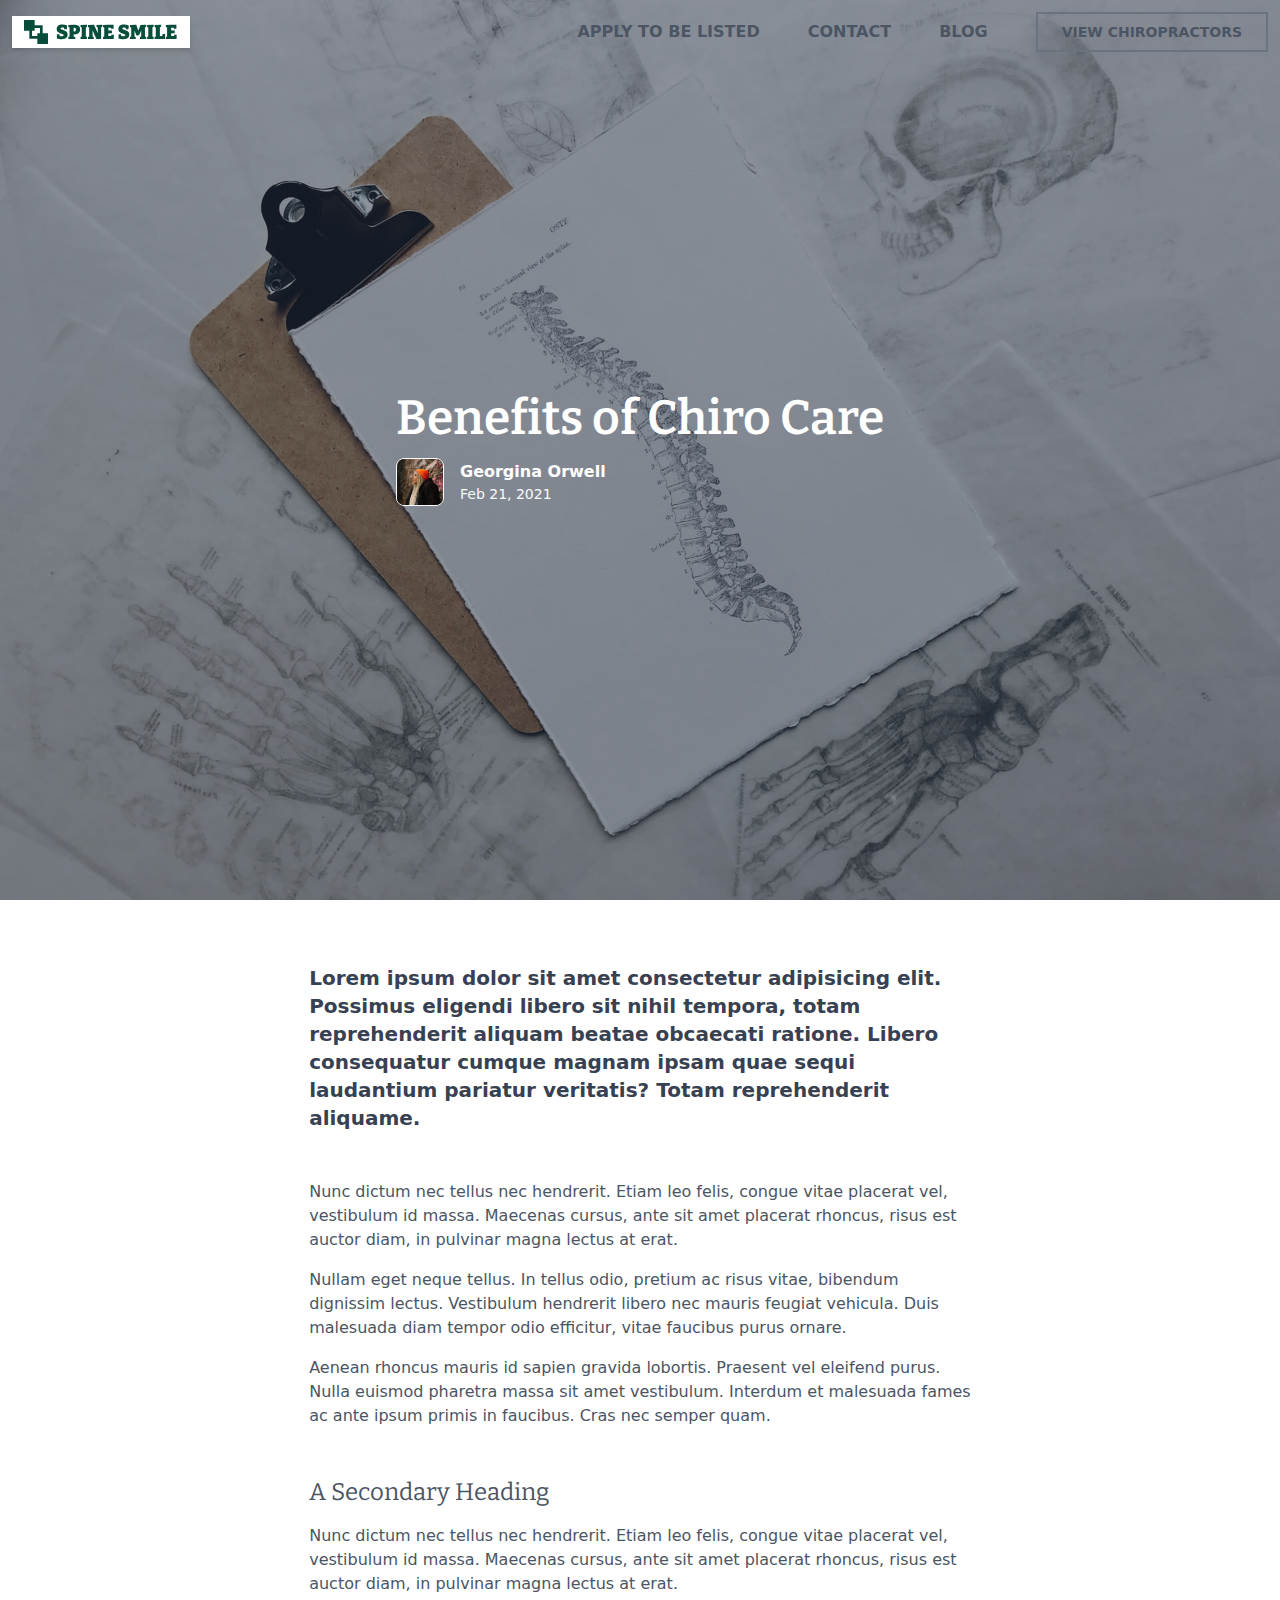
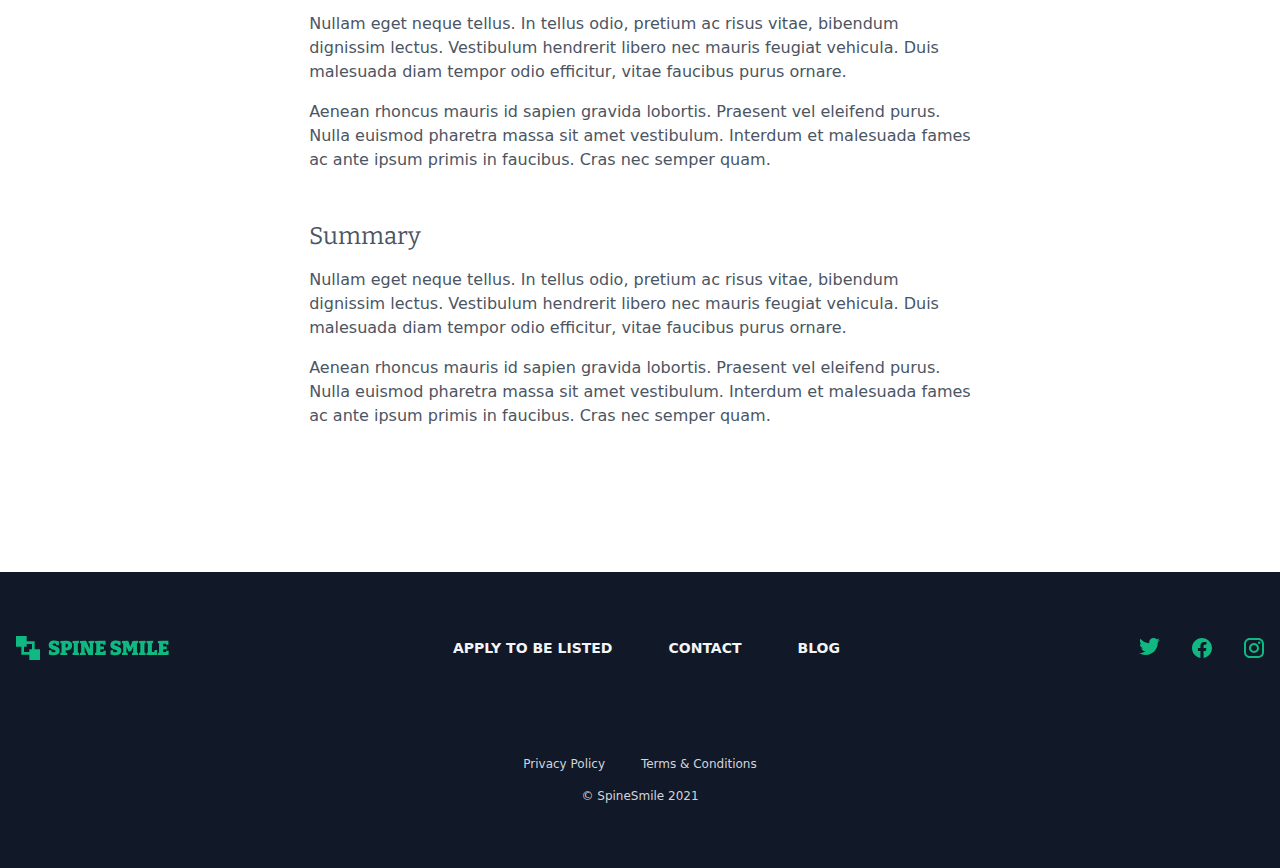
<file: benefits-of-chiropractic-care.html>
<!DOCTYPE html>
<html lang="en">

<head>
  <meta charset="UTF-8" />
  <meta content="IE=edge" http-equiv="X-UA-Compatible" />
  <meta name="viewport" content="width=device-width, initial-scale=1.0" />

  <!-- Meta Description -->
  <meta content="" name="description" />

  <!-- CSS Stylesheets -->
  <link rel="stylesheet" href="styles/index.css" />

  <!--Font Styles -->
  <link rel="preconnect" href="https://fonts.gstatic.com">
  <link href="https://fonts.googleapis.com/css2?family=Bitter:wght@400;500;600;700&display=swap" rel="stylesheet">

  <!--FAVICON-->
  <link href="images/spine-smile-favicon.ico" rel="icon" />
  <title>Spine Smile</title>
</head>

<body class="bg-white">
  <!-- Start of header -->
  <header class="absolute w-full z-50">
    <nav class="max-w-screen-xl flex flex-row flex-wrap justify-between my-3 ml-auto mr-auto " role="navigation">
      <!-- COMPANY LOGO (SVG) -->
      <div class="flex items-center ml-3">
        <a class="group px-3 py-1 hover:bg-green-900 shadow-md bg-white" href="/">
          <svg class="group-hover:text-white fill-current text-green-900" width="154" height="24" viewBox="0 0 154 24"
            fill="none" xmlns="http://www.w3.org/2000/svg">
            <path
              d="M36.64 8.46C36.64 8.79333 36.8067 9.06667 37.14 9.28C37.4733 9.48 37.9067 9.66667 38.44 9.84C38.9733 10.0133 39.5333 10.2133 40.12 10.44C40.72 10.6533 41.2867 10.9333 41.82 11.28C42.3533 11.6133 42.7867 12.0533 43.12 12.6C43.4533 13.1467 43.62 13.8467 43.62 14.7C43.62 15.7667 43.34 16.64 42.78 17.32C42.2333 18 41.4933 18.5067 40.56 18.84C39.64 19.16 38.62 19.32 37.5 19.32C36.74 19.32 35.96 19.2467 35.16 19.1C34.3733 18.9667 33.5933 18.76 32.82 18.48L32.92 14.18H35.26L35.66 15.96C36.3 16.2267 36.9733 16.36 37.68 16.36C38.2133 16.36 38.6667 16.2733 39.04 16.1C39.4267 15.9133 39.62 15.6267 39.62 15.24C39.62 14.92 39.4933 14.66 39.24 14.46C39 14.26 38.6733 14.0867 38.26 13.94C37.8467 13.78 37.3933 13.6267 36.9 13.48C36.4067 13.3333 35.9133 13.1533 35.42 12.94C34.9267 12.7267 34.4733 12.4533 34.06 12.12C33.6467 11.7867 33.3133 11.3733 33.06 10.88C32.82 10.3733 32.7 9.74667 32.7 9C32.7 7.97333 32.94 7.13333 33.42 6.48C33.9133 5.81333 34.5733 5.32 35.4 5C36.24 4.66667 37.18 4.5 38.22 4.5C39.7533 4.5 41.3667 4.80667 43.06 5.42L42.8 9.32H40.4L39.94 7.64C39.46 7.52 38.9733 7.46 38.48 7.46C37.9867 7.46 37.5533 7.54 37.18 7.7C36.82 7.86 36.64 8.11333 36.64 8.46ZM50.1555 14.38H49.6355V16.52L51.2355 17V19H44.3355V17L45.5355 16.54V7.34L44.3355 6.9V4.9L49.7155 4.8H51.0955C52.2821 4.8 53.2421 5.01333 53.9755 5.44C54.7221 5.85333 55.2688 6.40667 55.6155 7.1C55.9621 7.79333 56.1355 8.56 56.1355 9.4C56.1355 10.2933 55.9288 11.12 55.5155 11.88C55.1155 12.64 54.4755 13.2467 53.5955 13.7C52.7155 14.1533 51.5688 14.38 50.1555 14.38ZM50.4355 7.68H49.6355V11.48H50.1555C50.7688 11.48 51.2221 11.2933 51.5155 10.92C51.8221 10.5467 51.9755 10.0667 51.9755 9.48C51.9755 8.92 51.8421 8.48 51.5755 8.16C51.3221 7.84 50.9421 7.68 50.4355 7.68ZM63.0425 6.8L61.8425 7.38V16.52L63.0425 17V19H56.5425V17L57.7425 16.52V7.38L56.5425 6.9V4.9L63.0425 4.8V6.8ZM72.5634 4.9L78.3234 4.8V6.8L77.1234 7.36V19H72.3834L68.5634 10.36V16.52L69.7634 17V19H64.0034V17L65.2034 16.52V7.38L64.0034 6.9V4.9L70.0634 4.8L73.7634 13.14V7.38L72.5634 6.9V4.9ZM87.4225 14.78H89.8225L89.7825 19H79.0425V17L80.2425 16.52V7.38L79.0425 6.9V4.9L84.2425 4.8H89.5825V8.84H87.1825L86.8625 7.7H84.3425V10.4H87.9225V13.2H84.3425V16.1H87.1025L87.4225 14.78ZM98.3197 8.46C98.3197 8.79333 98.4864 9.06667 98.8197 9.28C99.153 9.48 99.5864 9.66667 100.12 9.84C100.653 10.0133 101.213 10.2133 101.8 10.44C102.4 10.6533 102.966 10.9333 103.5 11.28C104.033 11.6133 104.466 12.0533 104.8 12.6C105.133 13.1467 105.3 13.8467 105.3 14.7C105.3 15.7667 105.02 16.64 104.46 17.32C103.913 18 103.173 18.5067 102.24 18.84C101.32 19.16 100.3 19.32 99.1797 19.32C98.4197 19.32 97.6397 19.2467 96.8397 19.1C96.053 18.9667 95.273 18.76 94.4997 18.48L94.5997 14.18H96.9397L97.3397 15.96C97.9797 16.2267 98.653 16.36 99.3597 16.36C99.893 16.36 100.346 16.2733 100.72 16.1C101.106 15.9133 101.3 15.6267 101.3 15.24C101.3 14.92 101.173 14.66 100.92 14.46C100.68 14.26 100.353 14.0867 99.9397 13.94C99.5264 13.78 99.073 13.6267 98.5797 13.48C98.0864 13.3333 97.593 13.1533 97.0997 12.94C96.6064 12.7267 96.153 12.4533 95.7397 12.12C95.3264 11.7867 94.993 11.3733 94.7397 10.88C94.4997 10.3733 94.3797 9.74667 94.3797 9C94.3797 7.97333 94.6197 7.13333 95.0997 6.48C95.593 5.81333 96.253 5.32 97.0797 5C97.9197 4.66667 98.8597 4.5 99.8997 4.5C101.433 4.5 103.046 4.80667 104.74 5.42L104.48 9.32H102.08L101.62 7.64C101.14 7.52 100.653 7.46 100.16 7.46C99.6664 7.46 99.233 7.54 98.8597 7.7C98.4997 7.86 98.3197 8.11333 98.3197 8.46ZM122.155 6.8L120.955 7.38V16.52L122.155 17V19H115.995V17L117.195 16.54V10.5L115.035 15.34L112.535 15.44L110.475 10.48V16.54L111.695 17V19H106.015V17L107.215 16.52V7.38L106.015 6.9V4.9L112.235 4.8L114.275 10.7L116.475 4.9L122.155 4.8V6.8ZM129.625 6.8L128.425 7.38V16.52L129.625 17V19H123.125V17L124.325 16.52V7.38L123.125 6.9V4.9L129.625 4.8V6.8ZM138.685 14.1H141.085V19H130.585V17L131.785 16.52V7.38L130.585 6.9V4.9L137.145 4.8V6.8L135.885 7.36V16.1H138.265L138.685 14.1ZM150.255 14.78H152.655L152.615 19H141.875V17L143.075 16.52V7.38L141.875 6.9V4.9L147.075 4.8H152.415V8.84H150.015L149.695 7.7H147.175V10.4H150.755V13.2H147.175V16.1H149.935L150.255 14.78Z" />
            <path fill-rule="evenodd" clip-rule="evenodd"
              d="M0 0H10.6667V5.33333H18.6667V13.3333H24V24H13.3333V18.6667H5.33333V10.6667H0V0ZM16 13.3333H13.3333V16H8V10.6667H10.6667V8H16V13.3333Z" />
          </svg>
        </a>
      </div>
      <div class="inline-block h-8 mr-3 lg:hidden">
        <button id="nav_toggle" class="h-full w-full">
          <svg class="h-full w-auto" xmlns="http://www.w3.org/2000/svg" width="192" height="192" fill="white"
            viewBox="0 0 256 256">
            <rect width="256" height="256" fill="none"></rect>
            <line x1="40" y1="128" x2="216" y2="128" stroke="white" stroke-linecap="round" stroke-linejoin="round"
              stroke-width="16"></line>
            <line x1="40" y1="64" x2="216" y2="64" stroke="white" stroke-linecap="round" stroke-linejoin="round"
              stroke-width="16"></line>
            <line x1="40" y1="192" x2="216" y2="192" stroke="white" stroke-linecap="round" stroke-linejoin="round"
              stroke-width="16"></line>
          </svg>
        </button>
      </div>
      <div id="nav_content" class="w-full hidden py-8 mr-3 lg:flex lg:w-auto lg:py-0 lg:items-center">
        <ul class="flex flex-col ml-auto text-md text-gray-600 font-bold lg:flex-row">

          <li class="mx-6 w-mc transition-colors duration-300 hover:text-green-800 mb-4 lg:mb-0"><a
              href="/apply-to-be-listed.html">APPLY TO BE LISTED</a></li>

          <li class="mx-6 w-mc transition-colors duration-300 hover:text-green-800 mb-4 lg:mb-0"><a
              href="/contact.html">CONTACT</a></li>

          <li class="mx-6 w-mc transition-colors duration-300 hover:text-green-800 mb-4 lg:mb-0"><a
              href="/blog.html">BLOG</a>
          </li>

        </ul>
        <a class="inline-block px-6 py-2 font-bold text-sm border-2 mt-2 lg:mt-0 text-gray-600 border-gray-500 ml-6 transition-colors duration-300  hover:text-green-800 hover:border-green-800"
          href="/chiropractors-camps-bay.html">VIEW CHIROPRACTORS</a>
      </div>
      </div>
    </nav>
  </header>


  <!-- Start of Blog-->
  <section class="lg:pb-32">
    <article>

      <!-- Header section -->
      <div class="relative overflow-hidden h-1/6 lg:screen w-full mb-12 lg:mb-16">
        <!-- Dark overlay -->
        <div class="absolute top-0 bottom-0 left-0 right-0 bg-gradient-to-br bg-gray-800 opacity-50">

        </div>
        <!-- Header text -->
        <div class="absolute h-full w-full flex flex-col items-center justify-center">
          <div class="mx-4">
            <h1 class="text-3xl lg:text-5xl font-semibold lg:mx-0 text-white">Benefits of Chiro
              Care
            </h1>
            <div class="flex gap-x-4 mt-4 items-center">
              <div class="h-12 w-12 rounded-lg border border-gray-50 overflow-hidden flex-shrink-0">
                <img class="w-full h-full object-cover object-bottom" src="./images/writer-1.jpg"
                  alt="A very cool Georgina Orwell.">
              </div>
              <div>
                <span class="block font-semibold text-white">Georgina Orwell</span>
                <span class="block text-sm font-medium text-gray-50">Feb 21, 2021</span>
              </div>
            </div>
          </div>
        </div>

        <!-- BG image -->
        <div class="h-screen">
          <img class="h-full w-full object-cover" src="./images/benefits-of-chiropractic-care.jpg"
            alt="A clipboard containing a diagram of a spine.">
        </div>
      </div>

      <!-- Blog Article Text -->
      <div class="max-w-prose mx-6 lg:mx-auto text-gray-600">

        <p class="mb-12 text-lg lg:text-xl font-semibold text-gray-700">Lorem ipsum dolor sit amet consectetur
          adipisicing elit. Possimus eligendi libero sit nihil tempora, totam reprehenderit aliquam beatae obcaecati
          ratione. Libero consequatur cumque magnam ipsam quae sequi laudantium pariatur veritatis? Totam
          reprehenderit
          aliquame.</p>
        <!-- Main Article Body-->
        <p class="mb-4">Nunc dictum nec tellus nec hendrerit. Etiam leo felis, congue vitae placerat vel, vestibulum
          id
          massa. Maecenas cursus, ante sit amet placerat rhoncus, risus est auctor diam, in pulvinar magna lectus at
          erat.</p>
        <p class="mb-4">Nullam eget neque tellus. In tellus odio, pretium ac risus vitae, bibendum dignissim lectus.
          Vestibulum hendrerit libero nec mauris feugiat vehicula. Duis malesuada diam tempor odio efficitur, vitae
          faucibus purus ornare.</p>
        <p class="mb-4">Aenean rhoncus mauris id sapien gravida lobortis. Praesent vel eleifend purus. Nulla euismod
          pharetra massa sit amet vestibulum. Interdum et malesuada fames ac ante ipsum primis in faucibus. Cras nec
          semper quam.</p>

        <h2 class="text-xl lg:text-2xl mt-12 mb-4 text-gray-600">A Secondary Heading</h2>
        <p class="mb-4">Nunc dictum nec tellus nec hendrerit. Etiam leo felis, congue vitae placerat vel, vestibulum
          id
          massa. Maecenas cursus, ante sit amet placerat rhoncus, risus est auctor diam, in pulvinar magna lectus at
          erat.</p>
        <p class="mb-4">Nullam eget neque tellus. In tellus odio, pretium ac risus vitae, bibendum dignissim lectus.
          Vestibulum hendrerit libero nec mauris feugiat vehicula. Duis malesuada diam tempor odio efficitur, vitae
          faucibus purus ornare.</p>
        <p class="mb-4">Aenean rhoncus mauris id sapien gravida lobortis. Praesent vel eleifend purus. Nulla euismod
          pharetra massa sit amet vestibulum. Interdum et malesuada fames ac ante ipsum primis in faucibus. Cras nec
          semper quam.</p>

        <h2 class="text-xl lg:text-2xl mt-12 mb-4 text-gray-600">Summary</h2>
        <p class="mb-4">Nullam eget neque tellus. In tellus odio, pretium ac risus vitae, bibendum dignissim lectus.
          Vestibulum hendrerit libero nec mauris feugiat vehicula. Duis malesuada diam tempor odio efficitur, vitae
          faucibus purus ornare.</p>
        <p class="mb-4">Aenean rhoncus mauris id sapien gravida lobortis. Praesent vel eleifend purus. Nulla euismod
          pharetra massa sit amet vestibulum. Interdum et malesuada fames ac ante ipsum primis in faucibus. Cras nec
          semper quam.</p>

      </div>

    </article>
  </section>

  <footer class="py-16 bg-gray-900">
    <div class="flex flex-col lg:flex-row items-center justify-between mx-auto max-w-screen-xl">
      <div class="flex items-center">
        <!-- Logo SVG-->
        <a class="ml-4" href="/">
          <svg class="fill-current text-green-500" width="154" height="24" viewBox="0 0 154 24" fill="none"
            xmlns="http://www.w3.org/2000/svg">
            <path
              d="M36.64 8.46C36.64 8.79333 36.8067 9.06667 37.14 9.28C37.4733 9.48 37.9067 9.66667 38.44 9.84C38.9733 10.0133 39.5333 10.2133 40.12 10.44C40.72 10.6533 41.2867 10.9333 41.82 11.28C42.3533 11.6133 42.7867 12.0533 43.12 12.6C43.4533 13.1467 43.62 13.8467 43.62 14.7C43.62 15.7667 43.34 16.64 42.78 17.32C42.2333 18 41.4933 18.5067 40.56 18.84C39.64 19.16 38.62 19.32 37.5 19.32C36.74 19.32 35.96 19.2467 35.16 19.1C34.3733 18.9667 33.5933 18.76 32.82 18.48L32.92 14.18H35.26L35.66 15.96C36.3 16.2267 36.9733 16.36 37.68 16.36C38.2133 16.36 38.6667 16.2733 39.04 16.1C39.4267 15.9133 39.62 15.6267 39.62 15.24C39.62 14.92 39.4933 14.66 39.24 14.46C39 14.26 38.6733 14.0867 38.26 13.94C37.8467 13.78 37.3933 13.6267 36.9 13.48C36.4067 13.3333 35.9133 13.1533 35.42 12.94C34.9267 12.7267 34.4733 12.4533 34.06 12.12C33.6467 11.7867 33.3133 11.3733 33.06 10.88C32.82 10.3733 32.7 9.74667 32.7 9C32.7 7.97333 32.94 7.13333 33.42 6.48C33.9133 5.81333 34.5733 5.32 35.4 5C36.24 4.66667 37.18 4.5 38.22 4.5C39.7533 4.5 41.3667 4.80667 43.06 5.42L42.8 9.32H40.4L39.94 7.64C39.46 7.52 38.9733 7.46 38.48 7.46C37.9867 7.46 37.5533 7.54 37.18 7.7C36.82 7.86 36.64 8.11333 36.64 8.46ZM50.1555 14.38H49.6355V16.52L51.2355 17V19H44.3355V17L45.5355 16.54V7.34L44.3355 6.9V4.9L49.7155 4.8H51.0955C52.2821 4.8 53.2421 5.01333 53.9755 5.44C54.7221 5.85333 55.2688 6.40667 55.6155 7.1C55.9621 7.79333 56.1355 8.56 56.1355 9.4C56.1355 10.2933 55.9288 11.12 55.5155 11.88C55.1155 12.64 54.4755 13.2467 53.5955 13.7C52.7155 14.1533 51.5688 14.38 50.1555 14.38ZM50.4355 7.68H49.6355V11.48H50.1555C50.7688 11.48 51.2221 11.2933 51.5155 10.92C51.8221 10.5467 51.9755 10.0667 51.9755 9.48C51.9755 8.92 51.8421 8.48 51.5755 8.16C51.3221 7.84 50.9421 7.68 50.4355 7.68ZM63.0425 6.8L61.8425 7.38V16.52L63.0425 17V19H56.5425V17L57.7425 16.52V7.38L56.5425 6.9V4.9L63.0425 4.8V6.8ZM72.5634 4.9L78.3234 4.8V6.8L77.1234 7.36V19H72.3834L68.5634 10.36V16.52L69.7634 17V19H64.0034V17L65.2034 16.52V7.38L64.0034 6.9V4.9L70.0634 4.8L73.7634 13.14V7.38L72.5634 6.9V4.9ZM87.4225 14.78H89.8225L89.7825 19H79.0425V17L80.2425 16.52V7.38L79.0425 6.9V4.9L84.2425 4.8H89.5825V8.84H87.1825L86.8625 7.7H84.3425V10.4H87.9225V13.2H84.3425V16.1H87.1025L87.4225 14.78ZM98.3197 8.46C98.3197 8.79333 98.4864 9.06667 98.8197 9.28C99.153 9.48 99.5864 9.66667 100.12 9.84C100.653 10.0133 101.213 10.2133 101.8 10.44C102.4 10.6533 102.966 10.9333 103.5 11.28C104.033 11.6133 104.466 12.0533 104.8 12.6C105.133 13.1467 105.3 13.8467 105.3 14.7C105.3 15.7667 105.02 16.64 104.46 17.32C103.913 18 103.173 18.5067 102.24 18.84C101.32 19.16 100.3 19.32 99.1797 19.32C98.4197 19.32 97.6397 19.2467 96.8397 19.1C96.053 18.9667 95.273 18.76 94.4997 18.48L94.5997 14.18H96.9397L97.3397 15.96C97.9797 16.2267 98.653 16.36 99.3597 16.36C99.893 16.36 100.346 16.2733 100.72 16.1C101.106 15.9133 101.3 15.6267 101.3 15.24C101.3 14.92 101.173 14.66 100.92 14.46C100.68 14.26 100.353 14.0867 99.9397 13.94C99.5264 13.78 99.073 13.6267 98.5797 13.48C98.0864 13.3333 97.593 13.1533 97.0997 12.94C96.6064 12.7267 96.153 12.4533 95.7397 12.12C95.3264 11.7867 94.993 11.3733 94.7397 10.88C94.4997 10.3733 94.3797 9.74667 94.3797 9C94.3797 7.97333 94.6197 7.13333 95.0997 6.48C95.593 5.81333 96.253 5.32 97.0797 5C97.9197 4.66667 98.8597 4.5 99.8997 4.5C101.433 4.5 103.046 4.80667 104.74 5.42L104.48 9.32H102.08L101.62 7.64C101.14 7.52 100.653 7.46 100.16 7.46C99.6664 7.46 99.233 7.54 98.8597 7.7C98.4997 7.86 98.3197 8.11333 98.3197 8.46ZM122.155 6.8L120.955 7.38V16.52L122.155 17V19H115.995V17L117.195 16.54V10.5L115.035 15.34L112.535 15.44L110.475 10.48V16.54L111.695 17V19H106.015V17L107.215 16.52V7.38L106.015 6.9V4.9L112.235 4.8L114.275 10.7L116.475 4.9L122.155 4.8V6.8ZM129.625 6.8L128.425 7.38V16.52L129.625 17V19H123.125V17L124.325 16.52V7.38L123.125 6.9V4.9L129.625 4.8V6.8ZM138.685 14.1H141.085V19H130.585V17L131.785 16.52V7.38L130.585 6.9V4.9L137.145 4.8V6.8L135.885 7.36V16.1H138.265L138.685 14.1ZM150.255 14.78H152.655L152.615 19H141.875V17L143.075 16.52V7.38L141.875 6.9V4.9L147.075 4.8H152.415V8.84H150.015L149.695 7.7H147.175V10.4H150.755V13.2H147.175V16.1H149.935L150.255 14.78Z" />
            <path fill-rule="evenodd" clip-rule="evenodd"
              d="M0 0H10.6667V5.33333H18.6667V13.3333H24V24H13.3333V18.6667H5.33333V10.6667H0V0ZM16 13.3333H13.3333V16H8V10.6667H10.6667V8H16V13.3333Z" />
          </svg>
        </a>
      </div>
      <ul class="flex flex-col lg:flex-row items-center text-sm font-semibold text-gray-100 py-12 lg:py-0">
        <li class="mx-7 uppercase hover:text-gray-200 mb-2 lg:mb-0">
          <a href="/apply-to-be-listed.html">Apply to Be Listed</a>
        </li>

        <li class="mx-7 uppercase hover:text-gray-200 mb-2 lg:mb-0">
          <a href="/contact.html">CONTACT</a>
        </li>

        <li class="mx-7 uppercase hover:text-gray-200 mb-2 lg:mb-0">
          <a href="/blog.html">BLOG</a>
        </li>

      </ul>
      <div class="flex text-green-500">
        <!-- Twitter Logo -->
        <a class="hover:text-green-700" href="/">
          <svg class="mx-4 fill-current" width="21" height="17" viewBox="0 0 21 17" fill="none"
            xmlns="http://www.w3.org/2000/svg">
            <title>Twitter</title>
            <path
              d="M20.92 2C20.15 2.35 19.32 2.58 18.46 2.69C19.34 2.16 20.02 1.32 20.34 0.31C19.51 0.81 18.59 1.16 17.62 1.36C16.83 0.5 15.72 0 14.46 0C12.11 0 10.19 1.92 10.19 4.29C10.19 4.63 10.23 4.96 10.3 5.27C6.74 5.09 3.57 3.38 1.46 0.79C1.09 1.42 0.88 2.16 0.88 2.94C0.88 4.43 1.63 5.75 2.79 6.5C2.08 6.5 1.42 6.3 0.84 6V6.03C0.84 8.11 2.32 9.85 4.28 10.24C3.65073 10.4122 2.9901 10.4362 2.35 10.31C2.62161 11.1625 3.15354 11.9084 3.87102 12.4429C4.5885 12.9775 5.45545 13.2737 6.35 13.29C4.83363 14.4904 2.954 15.1393 1.02 15.13C0.68 15.13 0.34 15.11 0 15.07C1.9 16.29 4.16 17 6.58 17C14.46 17 18.79 10.46 18.79 4.79C18.79 4.6 18.79 4.42 18.78 4.23C19.62 3.63 20.34 2.87 20.92 2Z" />
          </svg>
        </a>
        <!-- Facebook Logo -->
        <a class="hover:text-green-700" href="/">
          <svg class="mx-4 fill-current" width="20" height="20" viewBox="0 0 20 20" fill="none"
            xmlns="http://www.w3.org/2000/svg">
            <title>Facebook</title>
            <path
              d="M10 0C4.5 0 0 4.49 0 10.02C0 15.02 3.66 19.17 8.44 19.92V12.92H5.9V10.02H8.44V7.81C8.44 5.3 9.93 3.92 12.22 3.92C13.31 3.92 14.45 4.11 14.45 4.11V6.58H13.19C11.95 6.58 11.56 7.35 11.56 8.14V10.02H14.34L13.89 12.92H11.56V19.92C13.9164 19.5478 16.0622 18.3455 17.6099 16.5301C19.1576 14.7146 20.0054 12.4056 20 10.02C20 4.49 15.5 0 10 0Z" />
          </svg>
        </a>
        <!-- Instagram Logo -->
        <a class="hover:text-green-700" href="/">
          <svg class="mx-4 fill-current" width="20" height="20" viewBox="0 0 20 20" fill="none"
            xmlns="http://www.w3.org/2000/svg">
            <title>Instagram</title>
            <path
              d="M5.8 0H14.2C17.4 0 20 2.6 20 5.8V14.2C20 15.7383 19.3889 17.2135 18.3012 18.3012C17.2135 19.3889 15.7383 20 14.2 20H5.8C2.6 20 0 17.4 0 14.2V5.8C0 4.26174 0.61107 2.78649 1.69878 1.69878C2.78649 0.61107 4.26174 0 5.8 0ZM5.6 2C4.64522 2 3.72955 2.37928 3.05442 3.05442C2.37928 3.72955 2 4.64522 2 5.6V14.4C2 16.39 3.61 18 5.6 18H14.4C15.3548 18 16.2705 17.6207 16.9456 16.9456C17.6207 16.2705 18 15.3548 18 14.4V5.6C18 3.61 16.39 2 14.4 2H5.6ZM15.25 3.5C15.5815 3.5 15.8995 3.6317 16.1339 3.86612C16.3683 4.10054 16.5 4.41848 16.5 4.75C16.5 5.08152 16.3683 5.39946 16.1339 5.63388C15.8995 5.8683 15.5815 6 15.25 6C14.9185 6 14.6005 5.8683 14.3661 5.63388C14.1317 5.39946 14 5.08152 14 4.75C14 4.41848 14.1317 4.10054 14.3661 3.86612C14.6005 3.6317 14.9185 3.5 15.25 3.5ZM10 5C11.3261 5 12.5979 5.52678 13.5355 6.46447C14.4732 7.40215 15 8.67392 15 10C15 11.3261 14.4732 12.5979 13.5355 13.5355C12.5979 14.4732 11.3261 15 10 15C8.67392 15 7.40215 14.4732 6.46447 13.5355C5.52678 12.5979 5 11.3261 5 10C5 8.67392 5.52678 7.40215 6.46447 6.46447C7.40215 5.52678 8.67392 5 10 5ZM10 7C9.20435 7 8.44129 7.31607 7.87868 7.87868C7.31607 8.44129 7 9.20435 7 10C7 10.7956 7.31607 11.5587 7.87868 12.1213C8.44129 12.6839 9.20435 13 10 13C10.7956 13 11.5587 12.6839 12.1213 12.1213C12.6839 11.5587 13 10.7956 13 10C13 9.20435 12.6839 8.44129 12.1213 7.87868C11.5587 7.31607 10.7956 7 10 7Z" />
          </svg>
        </a>
      </div>
    </div>

    <!-- Fine Print-->
    <div class="flex flex-col items-center mt-24 text-xs text-gray-300">
      <div class="mb-4">
        <a class="mx-4 hover:text-gray-400" href="/privacy-policy.html" rel="nofollow">Privacy
          Policy</a>
        <a class="mx-4 hover:text-gray-400" href="/terms-and-conditions.html" rel="nofollow">Terms
          &amp;
          Conditions</a>
      </div>
      <span>&copy; SpineSmile 2021</span>
    </div>
  </footer>

</body>

<script src="js/index.js"></script>

</html>
</file>
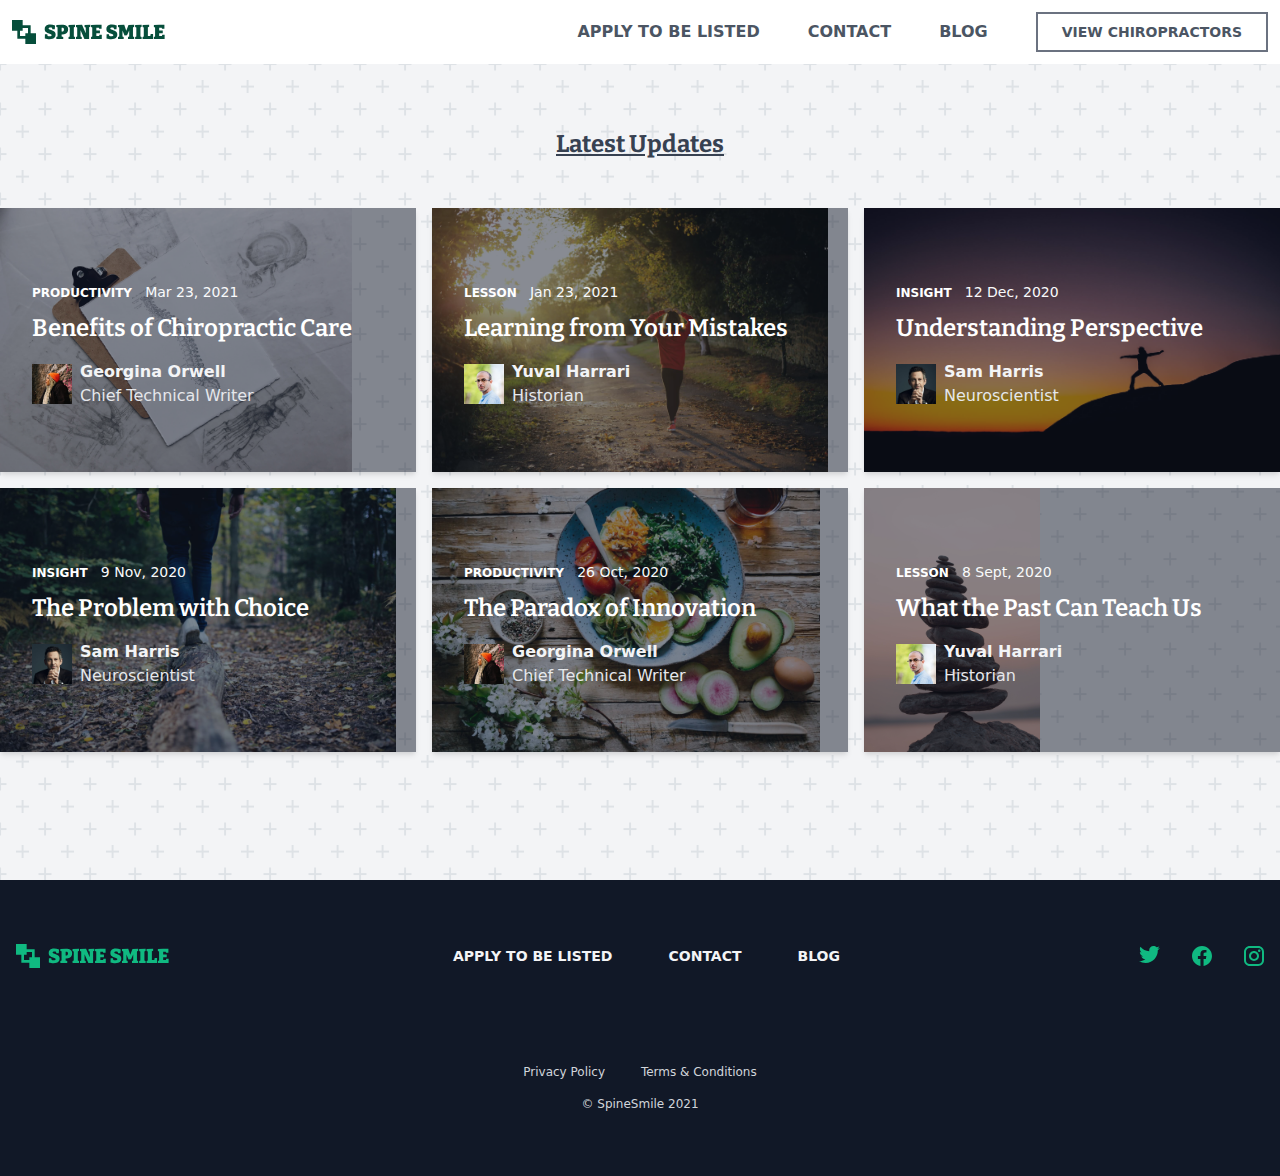
<file: blog.html>
<!DOCTYPE html>
<html lang="en">

<head>
  <meta charset="UTF-8" />
  <meta content="IE=edge" http-equiv="X-UA-Compatible" />
  <meta name="viewport" content="width=device-width, initial-scale=1.0" />

  <!-- Meta Description -->
  <meta content="" name="description" />

  <!-- CSS Stylesheets -->
  <link rel="stylesheet" href="styles/index.css" />

  <!--Font Styles -->
  <link rel="preconnect" href="https://fonts.gstatic.com">
  <link href="https://fonts.googleapis.com/css2?family=Bitter:wght@400;500;600;700&display=swap" rel="stylesheet">

  <!--FAVICON-->
  <link href="images/spine-smile-favicon.ico" rel="icon" />
  <title>Spine Smile</title>
</head>

<body class="bg-white">
  <!-- Start of header -->
  <header class="relative w-full z-50 bg-white">
    <nav class="max-w-screen-xl flex flex-row flex-wrap justify-between py-3 ml-auto mr-auto " role="navigation">
      <!-- COMPANY LOGO (SVG) -->
      <div class="flex items-center ml-3">
        <a href="/">
          <svg width="154" height="24" viewBox="0 0 154 24" fill="none" xmlns="http://www.w3.org/2000/svg">
            <path
              d="M36.64 8.46C36.64 8.79333 36.8067 9.06667 37.14 9.28C37.4733 9.48 37.9067 9.66667 38.44 9.84C38.9733 10.0133 39.5333 10.2133 40.12 10.44C40.72 10.6533 41.2867 10.9333 41.82 11.28C42.3533 11.6133 42.7867 12.0533 43.12 12.6C43.4533 13.1467 43.62 13.8467 43.62 14.7C43.62 15.7667 43.34 16.64 42.78 17.32C42.2333 18 41.4933 18.5067 40.56 18.84C39.64 19.16 38.62 19.32 37.5 19.32C36.74 19.32 35.96 19.2467 35.16 19.1C34.3733 18.9667 33.5933 18.76 32.82 18.48L32.92 14.18H35.26L35.66 15.96C36.3 16.2267 36.9733 16.36 37.68 16.36C38.2133 16.36 38.6667 16.2733 39.04 16.1C39.4267 15.9133 39.62 15.6267 39.62 15.24C39.62 14.92 39.4933 14.66 39.24 14.46C39 14.26 38.6733 14.0867 38.26 13.94C37.8467 13.78 37.3933 13.6267 36.9 13.48C36.4067 13.3333 35.9133 13.1533 35.42 12.94C34.9267 12.7267 34.4733 12.4533 34.06 12.12C33.6467 11.7867 33.3133 11.3733 33.06 10.88C32.82 10.3733 32.7 9.74667 32.7 9C32.7 7.97333 32.94 7.13333 33.42 6.48C33.9133 5.81333 34.5733 5.32 35.4 5C36.24 4.66667 37.18 4.5 38.22 4.5C39.7533 4.5 41.3667 4.80667 43.06 5.42L42.8 9.32H40.4L39.94 7.64C39.46 7.52 38.9733 7.46 38.48 7.46C37.9867 7.46 37.5533 7.54 37.18 7.7C36.82 7.86 36.64 8.11333 36.64 8.46ZM50.1555 14.38H49.6355V16.52L51.2355 17V19H44.3355V17L45.5355 16.54V7.34L44.3355 6.9V4.9L49.7155 4.8H51.0955C52.2821 4.8 53.2421 5.01333 53.9755 5.44C54.7221 5.85333 55.2688 6.40667 55.6155 7.1C55.9621 7.79333 56.1355 8.56 56.1355 9.4C56.1355 10.2933 55.9288 11.12 55.5155 11.88C55.1155 12.64 54.4755 13.2467 53.5955 13.7C52.7155 14.1533 51.5688 14.38 50.1555 14.38ZM50.4355 7.68H49.6355V11.48H50.1555C50.7688 11.48 51.2221 11.2933 51.5155 10.92C51.8221 10.5467 51.9755 10.0667 51.9755 9.48C51.9755 8.92 51.8421 8.48 51.5755 8.16C51.3221 7.84 50.9421 7.68 50.4355 7.68ZM63.0425 6.8L61.8425 7.38V16.52L63.0425 17V19H56.5425V17L57.7425 16.52V7.38L56.5425 6.9V4.9L63.0425 4.8V6.8ZM72.5634 4.9L78.3234 4.8V6.8L77.1234 7.36V19H72.3834L68.5634 10.36V16.52L69.7634 17V19H64.0034V17L65.2034 16.52V7.38L64.0034 6.9V4.9L70.0634 4.8L73.7634 13.14V7.38L72.5634 6.9V4.9ZM87.4225 14.78H89.8225L89.7825 19H79.0425V17L80.2425 16.52V7.38L79.0425 6.9V4.9L84.2425 4.8H89.5825V8.84H87.1825L86.8625 7.7H84.3425V10.4H87.9225V13.2H84.3425V16.1H87.1025L87.4225 14.78ZM98.3197 8.46C98.3197 8.79333 98.4864 9.06667 98.8197 9.28C99.153 9.48 99.5864 9.66667 100.12 9.84C100.653 10.0133 101.213 10.2133 101.8 10.44C102.4 10.6533 102.966 10.9333 103.5 11.28C104.033 11.6133 104.466 12.0533 104.8 12.6C105.133 13.1467 105.3 13.8467 105.3 14.7C105.3 15.7667 105.02 16.64 104.46 17.32C103.913 18 103.173 18.5067 102.24 18.84C101.32 19.16 100.3 19.32 99.1797 19.32C98.4197 19.32 97.6397 19.2467 96.8397 19.1C96.053 18.9667 95.273 18.76 94.4997 18.48L94.5997 14.18H96.9397L97.3397 15.96C97.9797 16.2267 98.653 16.36 99.3597 16.36C99.893 16.36 100.346 16.2733 100.72 16.1C101.106 15.9133 101.3 15.6267 101.3 15.24C101.3 14.92 101.173 14.66 100.92 14.46C100.68 14.26 100.353 14.0867 99.9397 13.94C99.5264 13.78 99.073 13.6267 98.5797 13.48C98.0864 13.3333 97.593 13.1533 97.0997 12.94C96.6064 12.7267 96.153 12.4533 95.7397 12.12C95.3264 11.7867 94.993 11.3733 94.7397 10.88C94.4997 10.3733 94.3797 9.74667 94.3797 9C94.3797 7.97333 94.6197 7.13333 95.0997 6.48C95.593 5.81333 96.253 5.32 97.0797 5C97.9197 4.66667 98.8597 4.5 99.8997 4.5C101.433 4.5 103.046 4.80667 104.74 5.42L104.48 9.32H102.08L101.62 7.64C101.14 7.52 100.653 7.46 100.16 7.46C99.6664 7.46 99.233 7.54 98.8597 7.7C98.4997 7.86 98.3197 8.11333 98.3197 8.46ZM122.155 6.8L120.955 7.38V16.52L122.155 17V19H115.995V17L117.195 16.54V10.5L115.035 15.34L112.535 15.44L110.475 10.48V16.54L111.695 17V19H106.015V17L107.215 16.52V7.38L106.015 6.9V4.9L112.235 4.8L114.275 10.7L116.475 4.9L122.155 4.8V6.8ZM129.625 6.8L128.425 7.38V16.52L129.625 17V19H123.125V17L124.325 16.52V7.38L123.125 6.9V4.9L129.625 4.8V6.8ZM138.685 14.1H141.085V19H130.585V17L131.785 16.52V7.38L130.585 6.9V4.9L137.145 4.8V6.8L135.885 7.36V16.1H138.265L138.685 14.1ZM150.255 14.78H152.655L152.615 19H141.875V17L143.075 16.52V7.38L141.875 6.9V4.9L147.075 4.8H152.415V8.84H150.015L149.695 7.7H147.175V10.4H150.755V13.2H147.175V16.1H149.935L150.255 14.78Z"
              fill="#064E3B" />
            <path fill-rule="evenodd" clip-rule="evenodd"
              d="M0 0H10.6667V5.33333H18.6667V13.3333H24V24H13.3333V18.6667H5.33333V10.6667H0V0ZM16 13.3333H13.3333V16H8V10.6667H10.6667V8H16V13.3333Z"
              fill="#064E3B" />
          </svg>
        </a>
      </div>
      <div class="inline-block h-8 mr-3 lg:hidden">
        <button id="nav_toggle" class="h-full w-full">
          <svg class="h-full w-auto" xmlns="http://www.w3.org/2000/svg" width="192" height="192" fill="black"
            viewBox="0 0 256 256">
            <rect width="256" height="256" fill="none"></rect>
            <line x1="40" y1="128" x2="216" y2="128" stroke="black" stroke-linecap="round" stroke-linejoin="round"
              stroke-width="16"></line>
            <line x1="40" y1="64" x2="216" y2="64" stroke="black" stroke-linecap="round" stroke-linejoin="round"
              stroke-width="16"></line>
            <line x1="40" y1="192" x2="216" y2="192" stroke="black" stroke-linecap="round" stroke-linejoin="round"
              stroke-width="16"></line>
          </svg>
        </button>
      </div>
      <div id="nav_content" class="w-full hidden py-8 mr-3 lg:flex lg:w-auto lg:py-0 lg:items-center">
        <ul class="flex flex-col ml-auto text-md text-gray-600 font-bold lg:flex-row">

          <li class="mx-6 w-mc transition-colors duration-300 hover:text-green-800 mb-4 lg:mb-0"><a
              href="/apply-to-be-listed.html">APPLY TO BE LISTED</a></li>

          <li class="mx-6 w-mc transition-colors duration-300 hover:text-green-800 mb-4 lg:mb-0"><a
              href="/contact.html">CONTACT</a></li>

          <li class="mx-6 w-mc transition-colors duration-300 hover:text-green-800 mb-4 lg:mb-0"><a
              href="/blog.html">BLOG</a>
          </li>

        </ul>
        <a class="inline-block px-6 py-2 font-bold text-sm border-2 mt-2 lg:mt-0 text-gray-600 border-gray-500 ml-6 transition-colors duration-300  hover:text-green-800 hover:border-green-800"
          href="/chiropractors-camps-bay.html">VIEW CHIROPRACTORS</a>
      </div>
      </div>
    </nav>
  </header>

  <!-- Start of Blog-->
  <section class="custom_bg-pattern pb-32">
    <h2 class="font-bold underline text-xl md:text-2xl text-center pt-12 pb-8 md:pt-16 md:pb-12 text-gray-700">Latest
      Updates</h2>

    <div class="grid md:grid-cols-2 lg:grid-cols-3 gap-4 max-w-screen-xl mx-4 lg:mx-auto">
      <!-- 1st Blog Post-->
      <div class="group relative flex flex-col transition-all shadow-md">
        <!-- Dark Semi-Opaque Overlay -->
        <div
          class="absolute top-0 left-0 right-0 h-full opacity-50 group-hover:opacity-80 duration-300 group-hover:bg-green-900 bg-gray-900 z-10">
        </div>
        <a href="/benefits-of-chiropractic-care.html" class="relative inline-block h-full">
          <div class="absolute h-full overflow-hidden">
            <img class="h-full w-full object-cover bg-green-800" src="./images/benefits-of-chiropractic-care.jpg"
              alt="A clipboard containing a diagram of a spine.">
          </div>
          <div class="relative flex flex-col items-center px-8 py-16 z-20 h-full">
            <div class="w-full">
              <div class="mt-2">
                <span class="uppercase font-semibold text-white text-xs">Productivity</span>
                <span class="text-gray-50 mx-2 font-medium text-sm">Mar 23, 2021</span>
              </div>
              <h2 class="font-workSans text-xl lg:text-2xl font-semibold my-2  text-white">Benefits of Chiropractic Care
              </h2>
              <div class="flex items-center mt-4">
                <div class="h-10 w-10 overflow-hidden flex-shrink-0  transform duration-300 group-hover:scale-110">
                  <img class="w-full h-full object-cover object-bottom" src="./images/writer-1.jpg"
                    alt="A smiling Georgina Orwell.">
                </div>
                <div class="ml-2 text-x">
                  <span class="block font-semibold text-sm lg:text-base text-gray-100">Georgina Orwell</span>
                  <span class="block font-medium text-sm lg:text-base text-gray-200">Chief Technical Writer</span>
                </div>
              </div>
            </div>
          </div>
        </a>
      </div>

      <!-- 2nd Blog Post-->
      <div class="group relative flex flex-col transition-all shadow-md">
        <!-- Dark Semi-Opaque Overlay -->
        <div
          class="absolute top-0 left-0 right-0 h-full opacity-50 group-hover:opacity-80 duration-300 group-hover:bg-green-900 bg-gray-900 z-10">
        </div>
        <a href="/blog" class="relative inline-block h-full">
          <div class="absolute h-full overflow-hidden">
            <img class="h-full w-full object-cover bg-green-800" src="./images/blog-2.jpg"
              alt="A woman running on a wooded path.">
          </div>
          <div class="relative flex flex-col items-center px-8 py-16 z-20 h-full">
            <div class="w-full">
              <div class="mt-2">
                <span class="uppercase font-semibold text-white text-xs">Lesson</span>
                <span class="text-gray-50 mx-2 font-medium text-sm">Jan 23, 2021</span>
              </div>
              <h2 class="font-workSans text-xl lg:text-2xl font-semibold my-2  text-white">Learning from Your Mistakes
              </h2>
              <div class="flex items-center mt-4">
                <div class="h-10 w-10 overflow-hidden flex-shrink-0  transform duration-300 group-hover:scale-110">
                  <img class="w-full h-full object-cover object-bottom" src="./images/writer-3.jpg"
                    alt="A pondering Yuval Harrari.">
                </div>
                <div class="ml-2 text-x">
                  <span class="block font-semibold text-sm lg:text-base text-gray-100">Yuval Harrari</span>
                  <span class="block font-medium text-sm lg:text-base text-gray-200">Historian</span>
                </div>
              </div>
            </div>
          </div>
        </a>
      </div>

      <!-- 3rd Blog Post-->
      <div class="group relative flex flex-col transition-all shadow-md">
        <!-- Dark Semi-Opaque Overlay -->
        <div
          class="absolute top-0 left-0 right-0 h-full opacity-50 group-hover:opacity-80 duration-300 group-hover:bg-green-900 bg-gray-900 z-10">
        </div>
        <a href="/blog" class="relative inline-block h-full">
          <div class="absolute h-full overflow-hidden">
            <img class="h-full w-full object-cover bg-green-800" src="./images/blog-3.jpg"
              alt="The silhouette of a human doing yoga during sunset.">
          </div>
          <div class="relative flex flex-col items-center px-8 py-16 z-20 h-full">
            <div class="w-full">
              <div class="mt-2">
                <span class="uppercase font-semibold text-white text-xs">Insight</span>
                <span class="text-gray-50 mx-2 font-medium text-sm">12 Dec, 2020</span>
              </div>
              <h2 class="font-workSans text-xl lg:text-2xl font-semibold my-2  text-white">Understanding Perspective
              </h2>
              <div class="flex items-center mt-4">
                <div class="h-10 w-10 overflow-hidden flex-shrink-0  transform duration-300 group-hover:scale-110">
                  <img class="w-full h-full object-cover object-bottom" src="./images/writer-2.jpg"
                    alt="A tranquil Sam Harris.">
                </div>
                <div class="ml-2 text-x">
                  <span class="block font-semibold text-sm lg:text-base text-gray-100">Sam Harris</span>
                  <span class="block font-medium text-sm lg:text-base text-gray-200">Neuroscientist</span>
                </div>
              </div>
            </div>
          </div>
        </a>
      </div>

      <!-- 4th Blog Post-->
      <div class="group relative flex flex-col transition-all shadow-md">
        <!-- Dark Semi-Opaque Overlay -->
        <div
          class="absolute top-0 left-0 right-0 h-full opacity-50 group-hover:opacity-80 duration-300 group-hover:bg-green-900 bg-gray-900 z-10">
        </div>
        <a href="/blog" class="relative inline-block h-full">
          <div class="absolute h-full overflow-hidden">
            <img class="h-full w-full object-cover bg-green-800" src="./images/blog-4.jpg"
              alt="Someone running somewhere while thinking about something.">
          </div>
          <div class="relative flex flex-col items-center px-8 py-16 z-20 h-full">
            <div class="w-full">
              <div class="mt-2">
                <span class="uppercase font-semibold text-white text-xs">Insight</span>
                <span class="text-gray-50 mx-2 font-medium text-sm">9 Nov, 2020</span>
              </div>
              <h2 class="font-workSans text-xl lg:text-2xl font-semibold my-2  text-white">The Problem with Choice</h2>
              <div class="flex items-center mt-4">
                <div class="h-10 w-10 overflow-hidden flex-shrink-0  transform duration-300 group-hover:scale-110">
                  <img class="w-full h-full object-cover object-bottom" src="./images/writer-2.jpg"
                    alt="A tranquil Sam Harris.">
                </div>
                <div class="ml-2 text-x">
                  <span class="block font-semibold text-sm lg:text-base text-gray-100">Sam Harris</span>
                  <span class="block font-medium text-sm lg:text-base text-gray-200">Neuroscientist</span>
                </div>
              </div>
            </div>
          </div>
        </a>
      </div>

      <!-- 5th Blog Post-->
      <div class="group relative flex flex-col transition-all shadow-md">
        <!-- Dark Semi-Opaque Overlay -->
        <div
          class="absolute top-0 left-0 right-0 h-full opacity-50 group-hover:opacity-80 duration-300 group-hover:bg-green-900 bg-gray-900 z-10">
        </div>
        <a href="/blog" class="relative inline-block h-full">
          <div class="absolute h-full overflow-hidden">
            <img class="h-full w-full object-cover bg-green-800" src="./images/blog-5.jpg"
              alt="A table loaded with plenty of healthy food.">
          </div>
          <div class="relative flex flex-col items-center px-8 py-16 z-20 h-full">
            <div class="w-full">
              <div class="mt-2">
                <span class="uppercase font-semibold text-white text-xs">Productivity</span>
                <span class="text-gray-50 mx-2 font-medium text-sm">26 Oct, 2020</span>
              </div>
              <h2 class="font-workSans text-xl lg:text-2xl font-semibold my-2  text-white">The Paradox of Innovation
              </h2>
              <div class="flex items-center mt-4">
                <div class="h-10 w-10 overflow-hidden flex-shrink-0  transform duration-300 group-hover:scale-110">
                  <img class="w-full h-full object-cover object-bottom" src="./images/writer-1.jpg"
                    alt="A smiling Satoshi Nakamoto.">
                </div>
                <div class="ml-2 text-x">
                  <span class="block font-semibold text-sm lg:text-base text-gray-100">Georgina Orwell</span>
                  <span class="block font-medium text-sm lg:text-base text-gray-200">Chief Technical Writer</span>
                </div>
              </div>
            </div>
          </div>
        </a>
      </div>

      <!-- 6th Blog Post-->
      <div class="group relative flex flex-col transition-all shadow-md">
        <!-- Dark Semi-Opaque Overlay -->
        <div
          class="absolute top-0 left-0 right-0 h-full opacity-50 group-hover:opacity-80 duration-300 group-hover:bg-green-900 bg-gray-900 z-10">
        </div>
        <a href="/blog" class="relative inline-block h-full">
          <div class="absolute h-full overflow-hidden">
            <img class="h-full w-full object-cover bg-green-800" src="./images/blog-6.jpg"
              alt="Smooth rocks balancing during sunset.">
          </div>
          <div class="relative flex flex-col items-center px-8 py-16 z-20 h-full">
            <div class="w-full">
              <div class="mt-2">
                <span class="uppercase font-semibold text-white text-xs">Lesson</span>
                <span class="text-gray-50 mx-2 font-medium text-sm">8 Sept, 2020</span>
              </div>
              <h2 class="font-workSans text-xl lg:text-2xl font-semibold my-2  text-white">What the Past Can Teach Us
              </h2>
              <div class="flex items-center mt-4">
                <div class="h-10 w-10 overflow-hidden flex-shrink-0  transform duration-300 group-hover:scale-110">
                  <img class="w-full h-full object-cover object-bottom" src="./images/writer-3.jpg"
                    alt="A pondering Satoshi Nakamoto.">
                </div>
                <div class="ml-2 text-x">
                  <span class="block font-semibold text-sm lg:text-base text-gray-100">Yuval Harrari</span>
                  <span class="block font-medium text-sm lg:text-base text-gray-200">Historian</span>
                </div>
              </div>
            </div>
          </div>
        </a>
      </div>
    </div>

  </section>


  <footer class="py-16 bg-gray-900">
    <div class="flex flex-col lg:flex-row items-center justify-between mx-auto max-w-screen-xl">
      <div class="flex items-center">
        <!-- Logo SVG-->
        <a class="ml-4" href="/">
          <svg class="fill-current text-green-500" width="154" height="24" viewBox="0 0 154 24" fill="none"
            xmlns="http://www.w3.org/2000/svg">
            <path
              d="M36.64 8.46C36.64 8.79333 36.8067 9.06667 37.14 9.28C37.4733 9.48 37.9067 9.66667 38.44 9.84C38.9733 10.0133 39.5333 10.2133 40.12 10.44C40.72 10.6533 41.2867 10.9333 41.82 11.28C42.3533 11.6133 42.7867 12.0533 43.12 12.6C43.4533 13.1467 43.62 13.8467 43.62 14.7C43.62 15.7667 43.34 16.64 42.78 17.32C42.2333 18 41.4933 18.5067 40.56 18.84C39.64 19.16 38.62 19.32 37.5 19.32C36.74 19.32 35.96 19.2467 35.16 19.1C34.3733 18.9667 33.5933 18.76 32.82 18.48L32.92 14.18H35.26L35.66 15.96C36.3 16.2267 36.9733 16.36 37.68 16.36C38.2133 16.36 38.6667 16.2733 39.04 16.1C39.4267 15.9133 39.62 15.6267 39.62 15.24C39.62 14.92 39.4933 14.66 39.24 14.46C39 14.26 38.6733 14.0867 38.26 13.94C37.8467 13.78 37.3933 13.6267 36.9 13.48C36.4067 13.3333 35.9133 13.1533 35.42 12.94C34.9267 12.7267 34.4733 12.4533 34.06 12.12C33.6467 11.7867 33.3133 11.3733 33.06 10.88C32.82 10.3733 32.7 9.74667 32.7 9C32.7 7.97333 32.94 7.13333 33.42 6.48C33.9133 5.81333 34.5733 5.32 35.4 5C36.24 4.66667 37.18 4.5 38.22 4.5C39.7533 4.5 41.3667 4.80667 43.06 5.42L42.8 9.32H40.4L39.94 7.64C39.46 7.52 38.9733 7.46 38.48 7.46C37.9867 7.46 37.5533 7.54 37.18 7.7C36.82 7.86 36.64 8.11333 36.64 8.46ZM50.1555 14.38H49.6355V16.52L51.2355 17V19H44.3355V17L45.5355 16.54V7.34L44.3355 6.9V4.9L49.7155 4.8H51.0955C52.2821 4.8 53.2421 5.01333 53.9755 5.44C54.7221 5.85333 55.2688 6.40667 55.6155 7.1C55.9621 7.79333 56.1355 8.56 56.1355 9.4C56.1355 10.2933 55.9288 11.12 55.5155 11.88C55.1155 12.64 54.4755 13.2467 53.5955 13.7C52.7155 14.1533 51.5688 14.38 50.1555 14.38ZM50.4355 7.68H49.6355V11.48H50.1555C50.7688 11.48 51.2221 11.2933 51.5155 10.92C51.8221 10.5467 51.9755 10.0667 51.9755 9.48C51.9755 8.92 51.8421 8.48 51.5755 8.16C51.3221 7.84 50.9421 7.68 50.4355 7.68ZM63.0425 6.8L61.8425 7.38V16.52L63.0425 17V19H56.5425V17L57.7425 16.52V7.38L56.5425 6.9V4.9L63.0425 4.8V6.8ZM72.5634 4.9L78.3234 4.8V6.8L77.1234 7.36V19H72.3834L68.5634 10.36V16.52L69.7634 17V19H64.0034V17L65.2034 16.52V7.38L64.0034 6.9V4.9L70.0634 4.8L73.7634 13.14V7.38L72.5634 6.9V4.9ZM87.4225 14.78H89.8225L89.7825 19H79.0425V17L80.2425 16.52V7.38L79.0425 6.9V4.9L84.2425 4.8H89.5825V8.84H87.1825L86.8625 7.7H84.3425V10.4H87.9225V13.2H84.3425V16.1H87.1025L87.4225 14.78ZM98.3197 8.46C98.3197 8.79333 98.4864 9.06667 98.8197 9.28C99.153 9.48 99.5864 9.66667 100.12 9.84C100.653 10.0133 101.213 10.2133 101.8 10.44C102.4 10.6533 102.966 10.9333 103.5 11.28C104.033 11.6133 104.466 12.0533 104.8 12.6C105.133 13.1467 105.3 13.8467 105.3 14.7C105.3 15.7667 105.02 16.64 104.46 17.32C103.913 18 103.173 18.5067 102.24 18.84C101.32 19.16 100.3 19.32 99.1797 19.32C98.4197 19.32 97.6397 19.2467 96.8397 19.1C96.053 18.9667 95.273 18.76 94.4997 18.48L94.5997 14.18H96.9397L97.3397 15.96C97.9797 16.2267 98.653 16.36 99.3597 16.36C99.893 16.36 100.346 16.2733 100.72 16.1C101.106 15.9133 101.3 15.6267 101.3 15.24C101.3 14.92 101.173 14.66 100.92 14.46C100.68 14.26 100.353 14.0867 99.9397 13.94C99.5264 13.78 99.073 13.6267 98.5797 13.48C98.0864 13.3333 97.593 13.1533 97.0997 12.94C96.6064 12.7267 96.153 12.4533 95.7397 12.12C95.3264 11.7867 94.993 11.3733 94.7397 10.88C94.4997 10.3733 94.3797 9.74667 94.3797 9C94.3797 7.97333 94.6197 7.13333 95.0997 6.48C95.593 5.81333 96.253 5.32 97.0797 5C97.9197 4.66667 98.8597 4.5 99.8997 4.5C101.433 4.5 103.046 4.80667 104.74 5.42L104.48 9.32H102.08L101.62 7.64C101.14 7.52 100.653 7.46 100.16 7.46C99.6664 7.46 99.233 7.54 98.8597 7.7C98.4997 7.86 98.3197 8.11333 98.3197 8.46ZM122.155 6.8L120.955 7.38V16.52L122.155 17V19H115.995V17L117.195 16.54V10.5L115.035 15.34L112.535 15.44L110.475 10.48V16.54L111.695 17V19H106.015V17L107.215 16.52V7.38L106.015 6.9V4.9L112.235 4.8L114.275 10.7L116.475 4.9L122.155 4.8V6.8ZM129.625 6.8L128.425 7.38V16.52L129.625 17V19H123.125V17L124.325 16.52V7.38L123.125 6.9V4.9L129.625 4.8V6.8ZM138.685 14.1H141.085V19H130.585V17L131.785 16.52V7.38L130.585 6.9V4.9L137.145 4.8V6.8L135.885 7.36V16.1H138.265L138.685 14.1ZM150.255 14.78H152.655L152.615 19H141.875V17L143.075 16.52V7.38L141.875 6.9V4.9L147.075 4.8H152.415V8.84H150.015L149.695 7.7H147.175V10.4H150.755V13.2H147.175V16.1H149.935L150.255 14.78Z" />
            <path fill-rule="evenodd" clip-rule="evenodd"
              d="M0 0H10.6667V5.33333H18.6667V13.3333H24V24H13.3333V18.6667H5.33333V10.6667H0V0ZM16 13.3333H13.3333V16H8V10.6667H10.6667V8H16V13.3333Z" />
          </svg>
        </a>
      </div>
      <ul class="flex flex-col lg:flex-row items-center text-sm font-semibold text-gray-100 py-12 lg:py-0">
        <li class="mx-7 uppercase hover:text-gray-200 mb-2 lg:mb-0">
          <a href="/apply-to-be-listed.html">Apply to Be Listed</a>
        </li>

        <li class="mx-7 uppercase hover:text-gray-200 mb-2 lg:mb-0">
          <a href="/contact.html">CONTACT</a>
        </li>

        <li class="mx-7 uppercase hover:text-gray-200 mb-2 lg:mb-0">
          <a href="/blog.html">BLOG</a>
        </li>

      </ul>
      <div class="flex text-green-500">
        <!-- Twitter Logo -->
        <a class="hover:text-green-700" href="/">
          <svg class="mx-4 fill-current" width="21" height="17" viewBox="0 0 21 17" fill="none"
            xmlns="http://www.w3.org/2000/svg">
            <title>Twitter</title>
            <path
              d="M20.92 2C20.15 2.35 19.32 2.58 18.46 2.69C19.34 2.16 20.02 1.32 20.34 0.31C19.51 0.81 18.59 1.16 17.62 1.36C16.83 0.5 15.72 0 14.46 0C12.11 0 10.19 1.92 10.19 4.29C10.19 4.63 10.23 4.96 10.3 5.27C6.74 5.09 3.57 3.38 1.46 0.79C1.09 1.42 0.88 2.16 0.88 2.94C0.88 4.43 1.63 5.75 2.79 6.5C2.08 6.5 1.42 6.3 0.84 6V6.03C0.84 8.11 2.32 9.85 4.28 10.24C3.65073 10.4122 2.9901 10.4362 2.35 10.31C2.62161 11.1625 3.15354 11.9084 3.87102 12.4429C4.5885 12.9775 5.45545 13.2737 6.35 13.29C4.83363 14.4904 2.954 15.1393 1.02 15.13C0.68 15.13 0.34 15.11 0 15.07C1.9 16.29 4.16 17 6.58 17C14.46 17 18.79 10.46 18.79 4.79C18.79 4.6 18.79 4.42 18.78 4.23C19.62 3.63 20.34 2.87 20.92 2Z" />
          </svg>
        </a>
        <!-- Facebook Logo -->
        <a class="hover:text-green-700" href="/">
          <svg class="mx-4 fill-current" width="20" height="20" viewBox="0 0 20 20" fill="none"
            xmlns="http://www.w3.org/2000/svg">
            <title>Facebook</title>
            <path
              d="M10 0C4.5 0 0 4.49 0 10.02C0 15.02 3.66 19.17 8.44 19.92V12.92H5.9V10.02H8.44V7.81C8.44 5.3 9.93 3.92 12.22 3.92C13.31 3.92 14.45 4.11 14.45 4.11V6.58H13.19C11.95 6.58 11.56 7.35 11.56 8.14V10.02H14.34L13.89 12.92H11.56V19.92C13.9164 19.5478 16.0622 18.3455 17.6099 16.5301C19.1576 14.7146 20.0054 12.4056 20 10.02C20 4.49 15.5 0 10 0Z" />
          </svg>
        </a>
        <!-- Instagram Logo -->
        <a class="hover:text-green-700" href="/">
          <svg class="mx-4 fill-current" width="20" height="20" viewBox="0 0 20 20" fill="none"
            xmlns="http://www.w3.org/2000/svg">
            <title>Instagram</title>
            <path
              d="M5.8 0H14.2C17.4 0 20 2.6 20 5.8V14.2C20 15.7383 19.3889 17.2135 18.3012 18.3012C17.2135 19.3889 15.7383 20 14.2 20H5.8C2.6 20 0 17.4 0 14.2V5.8C0 4.26174 0.61107 2.78649 1.69878 1.69878C2.78649 0.61107 4.26174 0 5.8 0ZM5.6 2C4.64522 2 3.72955 2.37928 3.05442 3.05442C2.37928 3.72955 2 4.64522 2 5.6V14.4C2 16.39 3.61 18 5.6 18H14.4C15.3548 18 16.2705 17.6207 16.9456 16.9456C17.6207 16.2705 18 15.3548 18 14.4V5.6C18 3.61 16.39 2 14.4 2H5.6ZM15.25 3.5C15.5815 3.5 15.8995 3.6317 16.1339 3.86612C16.3683 4.10054 16.5 4.41848 16.5 4.75C16.5 5.08152 16.3683 5.39946 16.1339 5.63388C15.8995 5.8683 15.5815 6 15.25 6C14.9185 6 14.6005 5.8683 14.3661 5.63388C14.1317 5.39946 14 5.08152 14 4.75C14 4.41848 14.1317 4.10054 14.3661 3.86612C14.6005 3.6317 14.9185 3.5 15.25 3.5ZM10 5C11.3261 5 12.5979 5.52678 13.5355 6.46447C14.4732 7.40215 15 8.67392 15 10C15 11.3261 14.4732 12.5979 13.5355 13.5355C12.5979 14.4732 11.3261 15 10 15C8.67392 15 7.40215 14.4732 6.46447 13.5355C5.52678 12.5979 5 11.3261 5 10C5 8.67392 5.52678 7.40215 6.46447 6.46447C7.40215 5.52678 8.67392 5 10 5ZM10 7C9.20435 7 8.44129 7.31607 7.87868 7.87868C7.31607 8.44129 7 9.20435 7 10C7 10.7956 7.31607 11.5587 7.87868 12.1213C8.44129 12.6839 9.20435 13 10 13C10.7956 13 11.5587 12.6839 12.1213 12.1213C12.6839 11.5587 13 10.7956 13 10C13 9.20435 12.6839 8.44129 12.1213 7.87868C11.5587 7.31607 10.7956 7 10 7Z" />
          </svg>
        </a>
      </div>
    </div>

    <!-- Fine Print-->
    <div class="flex flex-col items-center mt-24 text-xs text-gray-300">
      <div class="mb-4">
        <a class="mx-4 hover:text-gray-400" href="/privacy-policy.html" rel="nofollow">Privacy
          Policy</a>
        <a class="mx-4 hover:text-gray-400" href="/terms-and-conditions.html" rel="nofollow">Terms
          &amp;
          Conditions</a>
      </div>
      <span>&copy; SpineSmile 2021</span>
    </div>
  </footer>

</body>

<script src="js/index.js"></script>

</html>
</file>
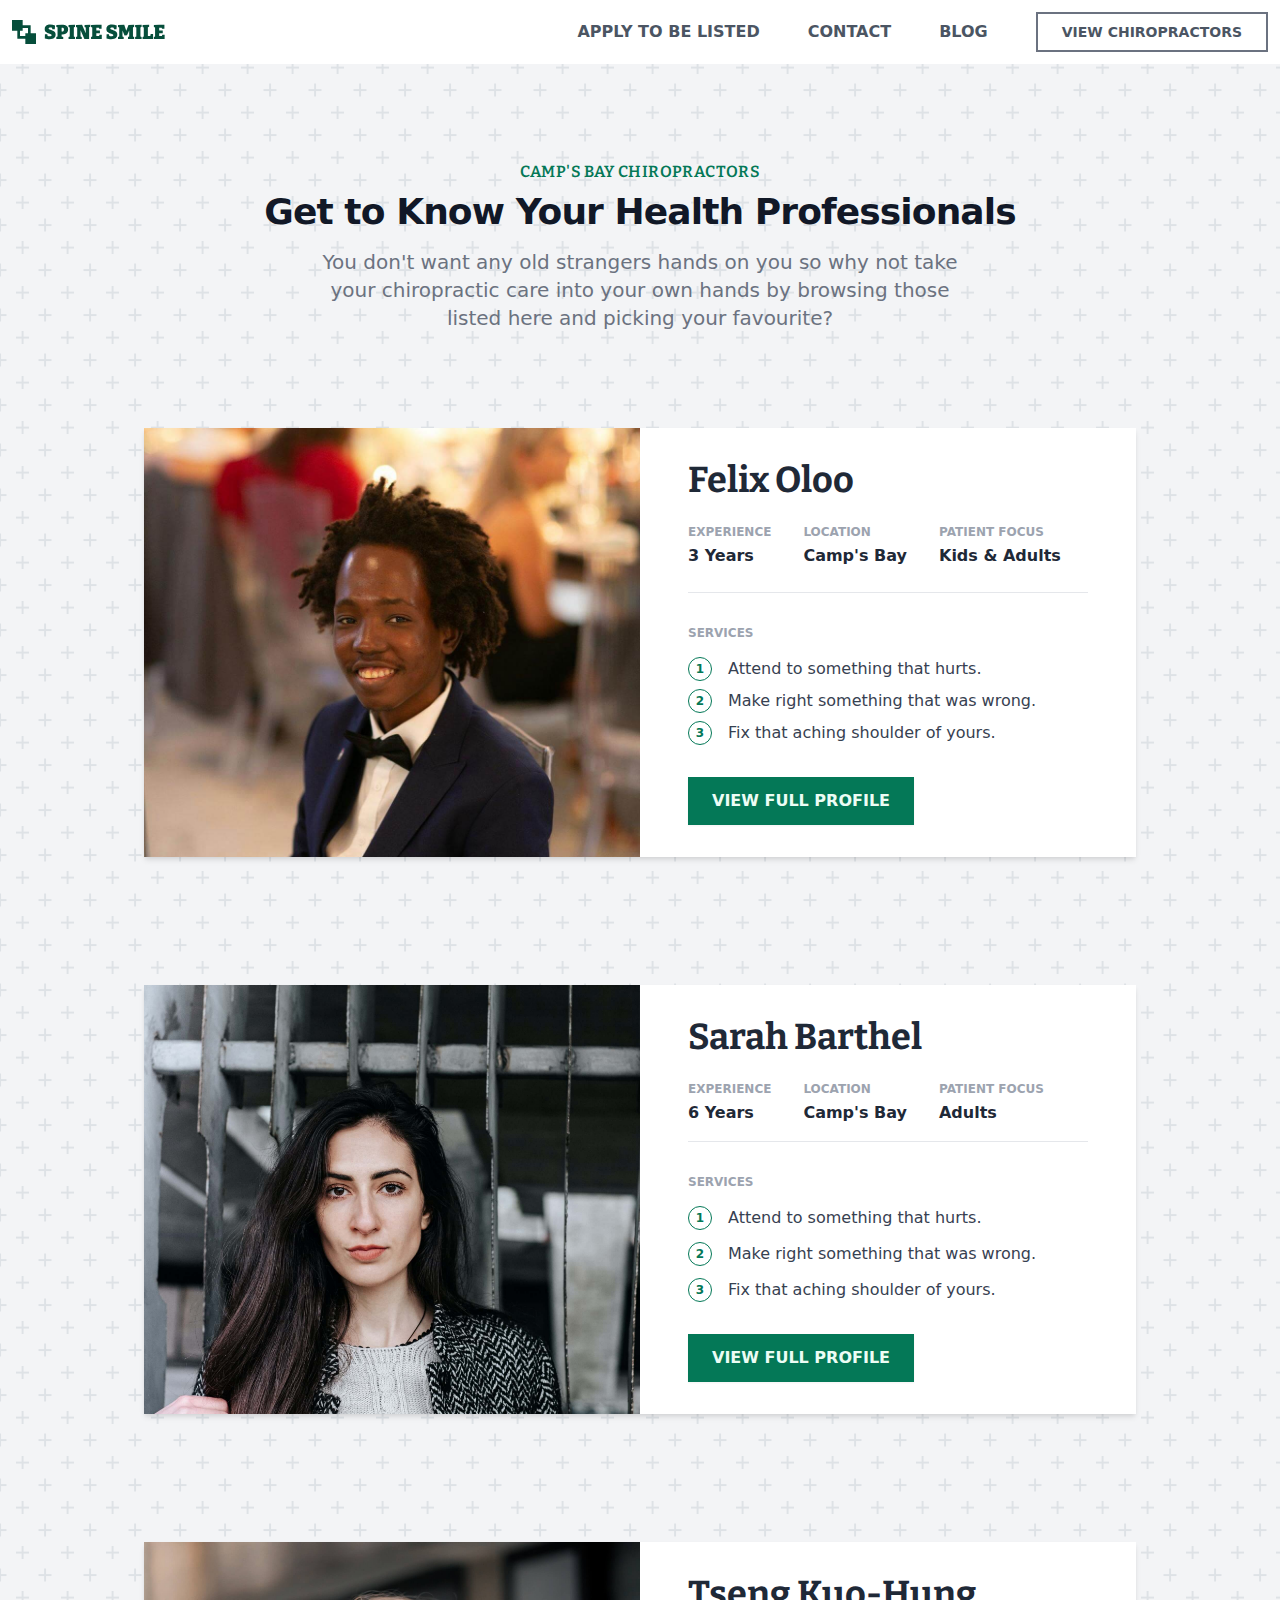
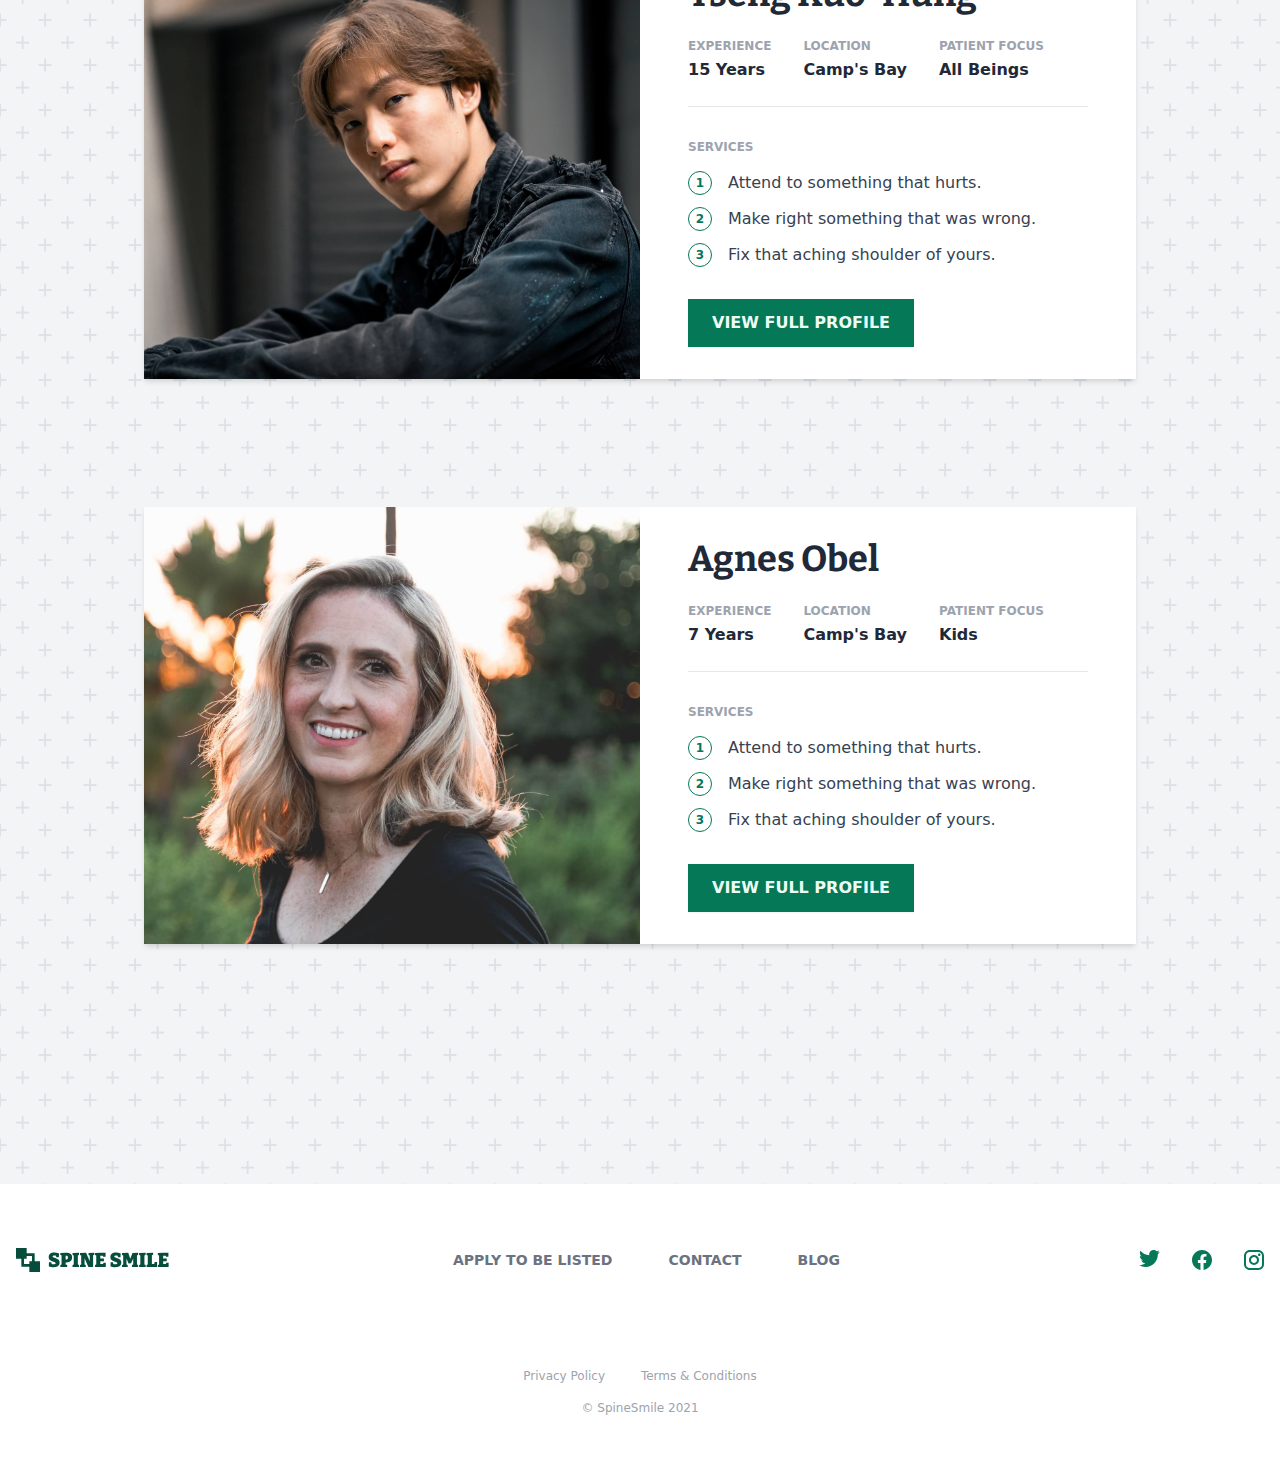
<file: chiropractors-camps-bay.html>
<!DOCTYPE html>
<html lang="en">

<head>
    <meta charset="UTF-8" />
    <meta content="IE=edge" http-equiv="X-UA-Compatible" />
    <meta name="viewport" content="width=device-width, initial-scale=1.0" />

    <!-- Meta Description -->
    <meta content="" name="description" />

    <!-- CSS Stylesheets -->
    <link rel="stylesheet" href="styles/index.css" />

    <!--Font Styles -->
    <link rel="preconnect" href="https://fonts.gstatic.com">
    <link href="https://fonts.googleapis.com/css2?family=Bitter:wght@400;500;600;700&display=swap" rel="stylesheet">

    <!--FAVICON-->
    <link href="images/spine-smile-favicon.ico" rel="icon" />
    <title>Spine Smile</title>
</head>

<body class="bg-white">
    <!-- Start of header -->
    <header class="absolute w-full z-50 bg-white">
        <nav class="max-w-screen-xl flex flex-row flex-wrap justify-between my-3 ml-auto mr-auto " role="navigation">
            <!-- COMPANY LOGO (SVG) -->
            <div class="flex items-center ml-3">
                <a href="/">
                    <svg width="154" height="24" viewBox="0 0 154 24" fill="none" xmlns="http://www.w3.org/2000/svg">
                        <path
                            d="M36.64 8.46C36.64 8.79333 36.8067 9.06667 37.14 9.28C37.4733 9.48 37.9067 9.66667 38.44 9.84C38.9733 10.0133 39.5333 10.2133 40.12 10.44C40.72 10.6533 41.2867 10.9333 41.82 11.28C42.3533 11.6133 42.7867 12.0533 43.12 12.6C43.4533 13.1467 43.62 13.8467 43.62 14.7C43.62 15.7667 43.34 16.64 42.78 17.32C42.2333 18 41.4933 18.5067 40.56 18.84C39.64 19.16 38.62 19.32 37.5 19.32C36.74 19.32 35.96 19.2467 35.16 19.1C34.3733 18.9667 33.5933 18.76 32.82 18.48L32.92 14.18H35.26L35.66 15.96C36.3 16.2267 36.9733 16.36 37.68 16.36C38.2133 16.36 38.6667 16.2733 39.04 16.1C39.4267 15.9133 39.62 15.6267 39.62 15.24C39.62 14.92 39.4933 14.66 39.24 14.46C39 14.26 38.6733 14.0867 38.26 13.94C37.8467 13.78 37.3933 13.6267 36.9 13.48C36.4067 13.3333 35.9133 13.1533 35.42 12.94C34.9267 12.7267 34.4733 12.4533 34.06 12.12C33.6467 11.7867 33.3133 11.3733 33.06 10.88C32.82 10.3733 32.7 9.74667 32.7 9C32.7 7.97333 32.94 7.13333 33.42 6.48C33.9133 5.81333 34.5733 5.32 35.4 5C36.24 4.66667 37.18 4.5 38.22 4.5C39.7533 4.5 41.3667 4.80667 43.06 5.42L42.8 9.32H40.4L39.94 7.64C39.46 7.52 38.9733 7.46 38.48 7.46C37.9867 7.46 37.5533 7.54 37.18 7.7C36.82 7.86 36.64 8.11333 36.64 8.46ZM50.1555 14.38H49.6355V16.52L51.2355 17V19H44.3355V17L45.5355 16.54V7.34L44.3355 6.9V4.9L49.7155 4.8H51.0955C52.2821 4.8 53.2421 5.01333 53.9755 5.44C54.7221 5.85333 55.2688 6.40667 55.6155 7.1C55.9621 7.79333 56.1355 8.56 56.1355 9.4C56.1355 10.2933 55.9288 11.12 55.5155 11.88C55.1155 12.64 54.4755 13.2467 53.5955 13.7C52.7155 14.1533 51.5688 14.38 50.1555 14.38ZM50.4355 7.68H49.6355V11.48H50.1555C50.7688 11.48 51.2221 11.2933 51.5155 10.92C51.8221 10.5467 51.9755 10.0667 51.9755 9.48C51.9755 8.92 51.8421 8.48 51.5755 8.16C51.3221 7.84 50.9421 7.68 50.4355 7.68ZM63.0425 6.8L61.8425 7.38V16.52L63.0425 17V19H56.5425V17L57.7425 16.52V7.38L56.5425 6.9V4.9L63.0425 4.8V6.8ZM72.5634 4.9L78.3234 4.8V6.8L77.1234 7.36V19H72.3834L68.5634 10.36V16.52L69.7634 17V19H64.0034V17L65.2034 16.52V7.38L64.0034 6.9V4.9L70.0634 4.8L73.7634 13.14V7.38L72.5634 6.9V4.9ZM87.4225 14.78H89.8225L89.7825 19H79.0425V17L80.2425 16.52V7.38L79.0425 6.9V4.9L84.2425 4.8H89.5825V8.84H87.1825L86.8625 7.7H84.3425V10.4H87.9225V13.2H84.3425V16.1H87.1025L87.4225 14.78ZM98.3197 8.46C98.3197 8.79333 98.4864 9.06667 98.8197 9.28C99.153 9.48 99.5864 9.66667 100.12 9.84C100.653 10.0133 101.213 10.2133 101.8 10.44C102.4 10.6533 102.966 10.9333 103.5 11.28C104.033 11.6133 104.466 12.0533 104.8 12.6C105.133 13.1467 105.3 13.8467 105.3 14.7C105.3 15.7667 105.02 16.64 104.46 17.32C103.913 18 103.173 18.5067 102.24 18.84C101.32 19.16 100.3 19.32 99.1797 19.32C98.4197 19.32 97.6397 19.2467 96.8397 19.1C96.053 18.9667 95.273 18.76 94.4997 18.48L94.5997 14.18H96.9397L97.3397 15.96C97.9797 16.2267 98.653 16.36 99.3597 16.36C99.893 16.36 100.346 16.2733 100.72 16.1C101.106 15.9133 101.3 15.6267 101.3 15.24C101.3 14.92 101.173 14.66 100.92 14.46C100.68 14.26 100.353 14.0867 99.9397 13.94C99.5264 13.78 99.073 13.6267 98.5797 13.48C98.0864 13.3333 97.593 13.1533 97.0997 12.94C96.6064 12.7267 96.153 12.4533 95.7397 12.12C95.3264 11.7867 94.993 11.3733 94.7397 10.88C94.4997 10.3733 94.3797 9.74667 94.3797 9C94.3797 7.97333 94.6197 7.13333 95.0997 6.48C95.593 5.81333 96.253 5.32 97.0797 5C97.9197 4.66667 98.8597 4.5 99.8997 4.5C101.433 4.5 103.046 4.80667 104.74 5.42L104.48 9.32H102.08L101.62 7.64C101.14 7.52 100.653 7.46 100.16 7.46C99.6664 7.46 99.233 7.54 98.8597 7.7C98.4997 7.86 98.3197 8.11333 98.3197 8.46ZM122.155 6.8L120.955 7.38V16.52L122.155 17V19H115.995V17L117.195 16.54V10.5L115.035 15.34L112.535 15.44L110.475 10.48V16.54L111.695 17V19H106.015V17L107.215 16.52V7.38L106.015 6.9V4.9L112.235 4.8L114.275 10.7L116.475 4.9L122.155 4.8V6.8ZM129.625 6.8L128.425 7.38V16.52L129.625 17V19H123.125V17L124.325 16.52V7.38L123.125 6.9V4.9L129.625 4.8V6.8ZM138.685 14.1H141.085V19H130.585V17L131.785 16.52V7.38L130.585 6.9V4.9L137.145 4.8V6.8L135.885 7.36V16.1H138.265L138.685 14.1ZM150.255 14.78H152.655L152.615 19H141.875V17L143.075 16.52V7.38L141.875 6.9V4.9L147.075 4.8H152.415V8.84H150.015L149.695 7.7H147.175V10.4H150.755V13.2H147.175V16.1H149.935L150.255 14.78Z"
                            fill="#064E3B" />
                        <path fill-rule="evenodd" clip-rule="evenodd"
                            d="M0 0H10.6667V5.33333H18.6667V13.3333H24V24H13.3333V18.6667H5.33333V10.6667H0V0ZM16 13.3333H13.3333V16H8V10.6667H10.6667V8H16V13.3333Z"
                            fill="#064E3B" />
                    </svg>
                </a>
            </div>
            <div class="inline-block h-8 mr-3 lg:hidden">
                <button id="nav_toggle" class="h-full w-full">
                    <svg class="h-full w-auto" xmlns="http://www.w3.org/2000/svg" width="192" height="192" fill="black"
                        viewBox="0 0 256 256">
                        <rect width="256" height="256" fill="none"></rect>
                        <line x1="40" y1="128" x2="216" y2="128" stroke="black" stroke-linecap="round"
                            stroke-linejoin="round" stroke-width="16"></line>
                        <line x1="40" y1="64" x2="216" y2="64" stroke="black" stroke-linecap="round"
                            stroke-linejoin="round" stroke-width="16"></line>
                        <line x1="40" y1="192" x2="216" y2="192" stroke="black" stroke-linecap="round"
                            stroke-linejoin="round" stroke-width="16"></line>
                    </svg>
                </button>
            </div>
            <div id="nav_content" class="w-full hidden py-8 mr-3 lg:flex lg:w-auto lg:py-0 lg:items-center">
                <ul class="flex flex-col ml-auto text-md text-gray-600 font-bold lg:flex-row">

                    <li class="mx-6 w-mc transition-colors duration-300 hover:text-green-800 mb-4 lg:mb-0"><a
                            href="/apply-to-be-listed.html">APPLY TO BE LISTED</a></li>

                    <li class="mx-6 w-mc transition-colors duration-300 hover:text-green-800 mb-4 lg:mb-0"><a
                            href="/contact.html">CONTACT</a></li>

                    <li class="mx-6 w-mc transition-colors duration-300 hover:text-green-800 mb-4 lg:mb-0"><a
                            href="/blog.html">BLOG</a> </li>

                </ul>
                <a class="inline-block px-6 py-2 font-bold text-sm border-2 mt-2 lg:mt-0 text-gray-600 border-gray-500 ml-6 transition-colors duration-300  hover:text-green-800 hover:border-green-800"
                    href="/chiropractors-camps-bay.html">VIEW CHIROPRACTORS</a>
            </div>
            </div>
        </nav>
    </header>

    <!-- Profile cards container -->
    <section class="custom_bg-pattern pt-28 pb-32 lg:pt-40 lg:pb-28">
        <div class="max-w-screen-lg mx-auto">
            <div class="mb-16 lg:mb-24 lg:text-center">
                <h2 class="mx-4 text-base text-green-700 font-semibold tracking-wide uppercase">Camp's Bay Chiropractors
                </h2>
                <p class="mx-4 mt-2 text-3xl leading-8 font-extrabold tracking-tight text-gray-900 sm:text-4xl">
                    Get to Know Your Health Professionals
                </p>
                <p class="mx-4 mt-4 max-w-2xl text-lg lg:text-xl text-gray-500 lg:mx-auto">
                    You don't want any old strangers hands on you so why not take your chiropractic care into your own
                    hands
                    by browsing those listed here and picking your favourite?
                </p>
            </div>

            <!-- Profile cards container -->
            <div class="flex flex-col gap-y-32 px-4 lg:mb-32">

                <!-- Profile Card -->
                <div class="grid grid-cols-1 lg:grid-cols-2 shadow-md overflow-hidden bg-white">
                    <div class="relative h-96 lg:h-auto">
                        <img class="absolute h-full w-full object-cover" src="./images/chiro-2.jpg" alt="">
                    </div>
                    <div class="py-8 mx-6 md:mx-12">
                        <h3 class="mb-6 text-4xl font-bold text-gray-800">Felix Oloo</h3>
                        <div class="flex gap-x-8 mb-6">
                            <div>
                                <h4 class="uppercase font-semibold text-xs text-gray-400 mb-1">Experience</h4><span
                                    class="font-xl font-bold text-gray-800">3
                                    Years</span>
                            </div>
                            <div>
                                <h4 class="uppercase font-semibold text-xs text-gray-400 mb-1">Location</h4><span
                                    class="font-xl font-bold text-gray-800">Camp's Bay</span>
                            </div>
                            <div>
                                <h4 class="uppercase font-semibold text-xs text-gray-400 mb-1">Patient Focus</h4><span
                                    class="font-xl font-bold text-gray-800">Kids & Adults</span>
                            </div>
                        </div>
                        <hr class="mb-8">
                        <div class="mb-8">
                            <h4 class="uppercase font-semibold text-xs mb-4 text-gray-400">Services</h4>
                            <ul class="font-medium">
                                <div class="flex gap-x-4 mb-2">
                                    <div
                                        class="h-6 w-6 flex justify-center items-center rounded-full border border-green-700">
                                        <span class="font-bold text-xs text-green-700">1</span>
                                    </div>
                                    <li class="text-gray-700">Attend to something that hurts.</li>
                                </div>
                                <div class="flex gap-x-4 mb-2">
                                    <div
                                        class="h-6 w-6 flex justify-center items-center rounded-full border border-green-700">
                                        <span class="font-bold text-xs text-green-700">2</span>
                                    </div>
                                    <li class="text-gray-700">Make right something that was wrong.</li>
                                </div>
                                <div class="flex gap-x-4 mb-2">
                                    <div
                                        class="h-6 w-6 flex justify-center items-center rounded-full border border-green-700">
                                        <span class="font-bold text-xs text-green-700">3</span>
                                    </div>
                                    <li class="text-gray-700">Fix that aching shoulder of yours.</li>
                                </div>
                            </ul>
                        </div>
                        <a class="inline-block uppercase font-semibold px-6 py-3 shadow-sm text-green-50 bg-green-700 transition-colors duration-300 hover:shadow-md hover:bg-green-800"
                            href="/chiropractors-felix-oloo.html">View Full
                            Profile</a>
                    </div>
                </div>


                <!-- Profile Card -->
                <div class="grid grid-cols-1 lg:grid-cols-2 shadow-md overflow-hidden bg-white">
                    <div class="relative h-96 lg:h-auto">
                        <img class="absolute h-full w-full object-cover" src="./images/chiro-1.jpg" alt="">
                    </div>
                    <div class="py-8 mx-6 md:mx-12">
                        <h3 class="mb-6 text-4xl font-bold text-gray-800">Sarah Barthel</h3>
                        <div class="flex gap-x-8 mb-4">
                            <div>
                                <h4 class="uppercase font-semibold text-xs text-gray-400 mb-1">Experience</h4><span
                                    class="font-xl font-bold text-gray-800">6
                                    Years</span>
                            </div>
                            <div>
                                <h4 class="uppercase font-semibold text-xs text-gray-400 mb-1">Location</h4><span
                                    class="font-xl font-bold text-gray-800">Camp's Bay</span>
                            </div>
                            <div>
                                <h4 class="uppercase font-semibold text-xs text-gray-400 mb-1">Patient Focus</h4><span
                                    class="font-xl font-bold text-gray-800">Adults</span>
                            </div>
                        </div>
                        <hr class="mb-8">
                        <div class="mb-8">
                            <h4 class="uppercase font-semibold text-xs mb-4 text-gray-400">Services</h4>
                            <ul class="font-medium">
                                <div class="flex gap-x-4 mb-3">
                                    <div
                                        class="h-6 w-6 flex justify-center items-center rounded-full border border-green-700">
                                        <span class="font-bold text-xs text-green-700">1</span>
                                    </div>
                                    <li class="text-gray-700">Attend to something that hurts.</li>
                                </div>
                                <div class="flex gap-x-4 mb-3">
                                    <div
                                        class="h-6 w-6 flex justify-center items-center rounded-full border border-green-700">
                                        <span class="font-bold text-xs text-green-700">2</span>
                                    </div>
                                    <li class="text-gray-700">Make right something that was wrong.</li>
                                </div>
                                <div class="flex gap-x-4 mb-2">
                                    <div
                                        class="h-6 w-6 flex justify-center items-center rounded-full border border-green-700">
                                        <span class="font-bold text-xs text-green-700">3</span>
                                    </div>
                                    <li class="text-gray-700">Fix that aching shoulder of yours.</li>
                                </div>
                            </ul>
                        </div>
                        <a class="inline-block uppercase font-semibold px-6 py-3 shadow-sm text-green-50 bg-green-700 transition-colors duration-300 hover:shadow-md hover:bg-green-800"
                            href="/chiropractors-sarah-barthel">View Full
                            Profile</a>
                    </div>
                </div>


                <!-- Profile Card -->
                <div class="grid grid-cols-1 lg:grid-cols-2 shadow-md overflow-hidden bg-white">
                    <div class="relative h-96 lg:h-auto">
                        <img class="absolute h-full w-full object-cover" src="./images/chiro-4.jpg" alt="">
                    </div>
                    <div class="py-8 mx-6 md:mx-12">
                        <h3 class="mb-6 text-4xl font-bold text-gray-800">Tseng Kuo-Hung</h3>
                        <div class="flex gap-x-8 mb-6">
                            <div>
                                <h4 class="uppercase font-semibold text-xs text-gray-400 mb-1">Experience</h4><span
                                    class="font-xl font-bold text-gray-800">15
                                    Years</span>
                            </div>
                            <div>
                                <h4 class="uppercase font-semibold text-xs text-gray-400 mb-1">Location</h4><span
                                    class="font-xl font-bold text-gray-800">Camp's Bay</span>
                            </div>
                            <div>
                                <h4 class="uppercase font-semibold text-xs text-gray-400 mb-1">Patient Focus</h4><span
                                    class="font-xl font-bold text-gray-800">All Beings</span>
                            </div>
                        </div>
                        <hr class="mb-8">
                        <div class="mb-8">
                            <h4 class="uppercase font-semibold text-xs mb-4 text-gray-400">Services</h4>
                            <ul class="font-medium">
                                <div class="flex gap-x-4 mb-3">
                                    <div
                                        class="h-6 w-6 flex justify-center items-center rounded-full border border-green-700">
                                        <span class="font-bold text-xs text-green-700">1</span>
                                    </div>
                                    <li class="text-gray-700">Attend to something that hurts.</li>
                                </div>
                                <div class="flex gap-x-4 mb-3">
                                    <div
                                        class="h-6 w-6 flex justify-center items-center rounded-full border border-green-700">
                                        <span class="font-bold text-xs text-green-700">2</span>
                                    </div>
                                    <li class="text-gray-700">Make right something that was wrong.</li>
                                </div>
                                <div class="flex gap-x-4 mb-3">
                                    <div
                                        class="h-6 w-6 flex justify-center items-center rounded-full border border-green-700">
                                        <span class="font-bold text-xs text-green-700">3</span>
                                    </div>
                                    <li class="text-gray-700">Fix that aching shoulder of yours.</li>
                                </div>
                            </ul>
                        </div>
                        <a class="inline-block uppercase font-semibold px-6 py-3 shadow-sm text-green-50 bg-green-700 transition-colors duration-300 hover:shadow-md hover:bg-green-800"
                            href="#">View Full
                            Profile</a>
                    </div>
                </div>


                <!-- Profile Card -->
                <div class="grid grid-cols-1 lg:grid-cols-2 shadow-md overflow-hidden bg-white">
                    <div class="relative h-96 lg:h-auto">
                        <img class="absolute h-full w-full object-cover" src="./images/chiro-3.jpg" alt="">
                    </div>
                    <div class="py-8 mx-6 md:mx-12">
                        <h3 class="mb-6 text-4xl font-bold text-gray-800">Agnes Obel</h3>
                        <div class="flex gap-x-8 mb-6">
                            <div>
                                <h4 class="uppercase font-semibold text-xs text-gray-400 mb-1">Experience</h4><span
                                    class="font-xl font-bold text-gray-800">7
                                    Years</span>
                            </div>
                            <div>
                                <h4 class="uppercase font-semibold text-xs text-gray-400 mb-1">Location</h4><span
                                    class="font-xl font-bold text-gray-800">Camp's Bay</span>
                            </div>
                            <div>
                                <h4 class="uppercase font-semibold text-xs text-gray-400 mb-1">Patient Focus</h4><span
                                    class="font-xl font-bold text-gray-800">Kids</span>
                            </div>
                        </div>
                        <hr class="mb-8">
                        <div class="mb-8">
                            <h4 class="uppercase font-semibold text-xs mb-4 text-gray-400">Services</h4>
                            <ul class="font-medium">
                                <div class="flex gap-x-4 mb-3">
                                    <div
                                        class="h-6 w-6 flex justify-center items-center rounded-full border border-green-700">
                                        <span class="font-bold text-xs text-green-700">1</span>
                                    </div>
                                    <li class="text-gray-700">Attend to something that hurts.</li>
                                </div>
                                <div class="flex gap-x-4 mb-3">
                                    <div
                                        class="h-6 w-6 flex justify-center items-center rounded-full border border-green-700">
                                        <span class="font-bold text-xs text-green-700">2</span>
                                    </div>
                                    <li class="text-gray-700">Make right something that was wrong.</li>
                                </div>
                                <div class="flex gap-x-4 mb-3">
                                    <div
                                        class="h-6 w-6 flex justify-center items-center rounded-full border border-green-700">
                                        <span class="font-bold text-xs text-green-700">3</span>
                                    </div>
                                    <li class="text-gray-700">Fix that aching shoulder of yours.</li>
                                </div>
                            </ul>
                        </div>
                        <a class="inline-block uppercase font-semibold px-6 py-3 shadow-sm text-green-50 bg-green-700 transition-colors duration-300 hover:shadow-md hover:bg-green-800"
                            href="#">View Full
                            Profile</a>
                    </div>
                </div>

            </div>
        </div>



    </section>


    <!--Footer links and social media-->
    <footer class="py-16">
        <div class="flex flex-col lg:flex-row items-center justify-between mx-auto max-w-screen-xl">
            <div class="flex items-center">
                <!-- Logo SVG-->
                <a class="ml-4" href="/">
                    <svg width="154" height="24" viewBox="0 0 154 24" fill="none" xmlns="http://www.w3.org/2000/svg">
                        <path
                            d="M36.64 8.46C36.64 8.79333 36.8067 9.06667 37.14 9.28C37.4733 9.48 37.9067 9.66667 38.44 9.84C38.9733 10.0133 39.5333 10.2133 40.12 10.44C40.72 10.6533 41.2867 10.9333 41.82 11.28C42.3533 11.6133 42.7867 12.0533 43.12 12.6C43.4533 13.1467 43.62 13.8467 43.62 14.7C43.62 15.7667 43.34 16.64 42.78 17.32C42.2333 18 41.4933 18.5067 40.56 18.84C39.64 19.16 38.62 19.32 37.5 19.32C36.74 19.32 35.96 19.2467 35.16 19.1C34.3733 18.9667 33.5933 18.76 32.82 18.48L32.92 14.18H35.26L35.66 15.96C36.3 16.2267 36.9733 16.36 37.68 16.36C38.2133 16.36 38.6667 16.2733 39.04 16.1C39.4267 15.9133 39.62 15.6267 39.62 15.24C39.62 14.92 39.4933 14.66 39.24 14.46C39 14.26 38.6733 14.0867 38.26 13.94C37.8467 13.78 37.3933 13.6267 36.9 13.48C36.4067 13.3333 35.9133 13.1533 35.42 12.94C34.9267 12.7267 34.4733 12.4533 34.06 12.12C33.6467 11.7867 33.3133 11.3733 33.06 10.88C32.82 10.3733 32.7 9.74667 32.7 9C32.7 7.97333 32.94 7.13333 33.42 6.48C33.9133 5.81333 34.5733 5.32 35.4 5C36.24 4.66667 37.18 4.5 38.22 4.5C39.7533 4.5 41.3667 4.80667 43.06 5.42L42.8 9.32H40.4L39.94 7.64C39.46 7.52 38.9733 7.46 38.48 7.46C37.9867 7.46 37.5533 7.54 37.18 7.7C36.82 7.86 36.64 8.11333 36.64 8.46ZM50.1555 14.38H49.6355V16.52L51.2355 17V19H44.3355V17L45.5355 16.54V7.34L44.3355 6.9V4.9L49.7155 4.8H51.0955C52.2821 4.8 53.2421 5.01333 53.9755 5.44C54.7221 5.85333 55.2688 6.40667 55.6155 7.1C55.9621 7.79333 56.1355 8.56 56.1355 9.4C56.1355 10.2933 55.9288 11.12 55.5155 11.88C55.1155 12.64 54.4755 13.2467 53.5955 13.7C52.7155 14.1533 51.5688 14.38 50.1555 14.38ZM50.4355 7.68H49.6355V11.48H50.1555C50.7688 11.48 51.2221 11.2933 51.5155 10.92C51.8221 10.5467 51.9755 10.0667 51.9755 9.48C51.9755 8.92 51.8421 8.48 51.5755 8.16C51.3221 7.84 50.9421 7.68 50.4355 7.68ZM63.0425 6.8L61.8425 7.38V16.52L63.0425 17V19H56.5425V17L57.7425 16.52V7.38L56.5425 6.9V4.9L63.0425 4.8V6.8ZM72.5634 4.9L78.3234 4.8V6.8L77.1234 7.36V19H72.3834L68.5634 10.36V16.52L69.7634 17V19H64.0034V17L65.2034 16.52V7.38L64.0034 6.9V4.9L70.0634 4.8L73.7634 13.14V7.38L72.5634 6.9V4.9ZM87.4225 14.78H89.8225L89.7825 19H79.0425V17L80.2425 16.52V7.38L79.0425 6.9V4.9L84.2425 4.8H89.5825V8.84H87.1825L86.8625 7.7H84.3425V10.4H87.9225V13.2H84.3425V16.1H87.1025L87.4225 14.78ZM98.3197 8.46C98.3197 8.79333 98.4864 9.06667 98.8197 9.28C99.153 9.48 99.5864 9.66667 100.12 9.84C100.653 10.0133 101.213 10.2133 101.8 10.44C102.4 10.6533 102.966 10.9333 103.5 11.28C104.033 11.6133 104.466 12.0533 104.8 12.6C105.133 13.1467 105.3 13.8467 105.3 14.7C105.3 15.7667 105.02 16.64 104.46 17.32C103.913 18 103.173 18.5067 102.24 18.84C101.32 19.16 100.3 19.32 99.1797 19.32C98.4197 19.32 97.6397 19.2467 96.8397 19.1C96.053 18.9667 95.273 18.76 94.4997 18.48L94.5997 14.18H96.9397L97.3397 15.96C97.9797 16.2267 98.653 16.36 99.3597 16.36C99.893 16.36 100.346 16.2733 100.72 16.1C101.106 15.9133 101.3 15.6267 101.3 15.24C101.3 14.92 101.173 14.66 100.92 14.46C100.68 14.26 100.353 14.0867 99.9397 13.94C99.5264 13.78 99.073 13.6267 98.5797 13.48C98.0864 13.3333 97.593 13.1533 97.0997 12.94C96.6064 12.7267 96.153 12.4533 95.7397 12.12C95.3264 11.7867 94.993 11.3733 94.7397 10.88C94.4997 10.3733 94.3797 9.74667 94.3797 9C94.3797 7.97333 94.6197 7.13333 95.0997 6.48C95.593 5.81333 96.253 5.32 97.0797 5C97.9197 4.66667 98.8597 4.5 99.8997 4.5C101.433 4.5 103.046 4.80667 104.74 5.42L104.48 9.32H102.08L101.62 7.64C101.14 7.52 100.653 7.46 100.16 7.46C99.6664 7.46 99.233 7.54 98.8597 7.7C98.4997 7.86 98.3197 8.11333 98.3197 8.46ZM122.155 6.8L120.955 7.38V16.52L122.155 17V19H115.995V17L117.195 16.54V10.5L115.035 15.34L112.535 15.44L110.475 10.48V16.54L111.695 17V19H106.015V17L107.215 16.52V7.38L106.015 6.9V4.9L112.235 4.8L114.275 10.7L116.475 4.9L122.155 4.8V6.8ZM129.625 6.8L128.425 7.38V16.52L129.625 17V19H123.125V17L124.325 16.52V7.38L123.125 6.9V4.9L129.625 4.8V6.8ZM138.685 14.1H141.085V19H130.585V17L131.785 16.52V7.38L130.585 6.9V4.9L137.145 4.8V6.8L135.885 7.36V16.1H138.265L138.685 14.1ZM150.255 14.78H152.655L152.615 19H141.875V17L143.075 16.52V7.38L141.875 6.9V4.9L147.075 4.8H152.415V8.84H150.015L149.695 7.7H147.175V10.4H150.755V13.2H147.175V16.1H149.935L150.255 14.78Z"
                            fill="#064E3B" />
                        <path fill-rule="evenodd" clip-rule="evenodd"
                            d="M0 0H10.6667V5.33333H18.6667V13.3333H24V24H13.3333V18.6667H5.33333V10.6667H0V0ZM16 13.3333H13.3333V16H8V10.6667H10.6667V8H16V13.3333Z"
                            fill="#064E3B" />
                    </svg>
                </a>
            </div>
            <ul class="flex flex-col lg:flex-row items-center text-sm font-semibold text-gray-500 py-12 lg:py-0">
                <li class="mx-7 uppercase hover:text-gray-700 mb-2 lg:mb-0">
                    <a href="/apply-to-be-listed.html">Apply to Be Listed</a>
                </li>

                <li class="mx-7 uppercase hover:text-gray-700 mb-2 lg:mb-0">
                    <a href="/contact.html">CONTACT</a>
                </li>

                <li class="mx-7 uppercase hover:text-gray-700 mb-2 lg:mb-0">
                    <a href="/blog.html">BLOG</a>
                </li>

            </ul>
            <div class="flex text-green-700">
                <!-- Twitter Logo -->
                <a class="hover:text-green-900" href="/">
                    <svg class="mx-4 fill-current" width="21" height="17" viewBox="0 0 21 17" fill="none"
                        xmlns="http://www.w3.org/2000/svg">
                        <title>Twitter</title>
                        <path
                            d="M20.92 2C20.15 2.35 19.32 2.58 18.46 2.69C19.34 2.16 20.02 1.32 20.34 0.31C19.51 0.81 18.59 1.16 17.62 1.36C16.83 0.5 15.72 0 14.46 0C12.11 0 10.19 1.92 10.19 4.29C10.19 4.63 10.23 4.96 10.3 5.27C6.74 5.09 3.57 3.38 1.46 0.79C1.09 1.42 0.88 2.16 0.88 2.94C0.88 4.43 1.63 5.75 2.79 6.5C2.08 6.5 1.42 6.3 0.84 6V6.03C0.84 8.11 2.32 9.85 4.28 10.24C3.65073 10.4122 2.9901 10.4362 2.35 10.31C2.62161 11.1625 3.15354 11.9084 3.87102 12.4429C4.5885 12.9775 5.45545 13.2737 6.35 13.29C4.83363 14.4904 2.954 15.1393 1.02 15.13C0.68 15.13 0.34 15.11 0 15.07C1.9 16.29 4.16 17 6.58 17C14.46 17 18.79 10.46 18.79 4.79C18.79 4.6 18.79 4.42 18.78 4.23C19.62 3.63 20.34 2.87 20.92 2Z" />
                    </svg>
                </a>
                <!-- Facebook Logo -->
                <a class="hover:text-green-900" href="/">
                    <svg class="mx-4 fill-current" width="20" height="20" viewBox="0 0 20 20" fill="none"
                        xmlns="http://www.w3.org/2000/svg">
                        <title>Facebook</title>
                        <path
                            d="M10 0C4.5 0 0 4.49 0 10.02C0 15.02 3.66 19.17 8.44 19.92V12.92H5.9V10.02H8.44V7.81C8.44 5.3 9.93 3.92 12.22 3.92C13.31 3.92 14.45 4.11 14.45 4.11V6.58H13.19C11.95 6.58 11.56 7.35 11.56 8.14V10.02H14.34L13.89 12.92H11.56V19.92C13.9164 19.5478 16.0622 18.3455 17.6099 16.5301C19.1576 14.7146 20.0054 12.4056 20 10.02C20 4.49 15.5 0 10 0Z" />
                    </svg>
                </a>
                <!-- Instagram Logo -->
                <a class="hover:text-green-900" href="/">
                    <svg class="mx-4 fill-current" width="20" height="20" viewBox="0 0 20 20" fill="none"
                        xmlns="http://www.w3.org/2000/svg">
                        <title>Instagram</title>
                        <path
                            d="M5.8 0H14.2C17.4 0 20 2.6 20 5.8V14.2C20 15.7383 19.3889 17.2135 18.3012 18.3012C17.2135 19.3889 15.7383 20 14.2 20H5.8C2.6 20 0 17.4 0 14.2V5.8C0 4.26174 0.61107 2.78649 1.69878 1.69878C2.78649 0.61107 4.26174 0 5.8 0ZM5.6 2C4.64522 2 3.72955 2.37928 3.05442 3.05442C2.37928 3.72955 2 4.64522 2 5.6V14.4C2 16.39 3.61 18 5.6 18H14.4C15.3548 18 16.2705 17.6207 16.9456 16.9456C17.6207 16.2705 18 15.3548 18 14.4V5.6C18 3.61 16.39 2 14.4 2H5.6ZM15.25 3.5C15.5815 3.5 15.8995 3.6317 16.1339 3.86612C16.3683 4.10054 16.5 4.41848 16.5 4.75C16.5 5.08152 16.3683 5.39946 16.1339 5.63388C15.8995 5.8683 15.5815 6 15.25 6C14.9185 6 14.6005 5.8683 14.3661 5.63388C14.1317 5.39946 14 5.08152 14 4.75C14 4.41848 14.1317 4.10054 14.3661 3.86612C14.6005 3.6317 14.9185 3.5 15.25 3.5ZM10 5C11.3261 5 12.5979 5.52678 13.5355 6.46447C14.4732 7.40215 15 8.67392 15 10C15 11.3261 14.4732 12.5979 13.5355 13.5355C12.5979 14.4732 11.3261 15 10 15C8.67392 15 7.40215 14.4732 6.46447 13.5355C5.52678 12.5979 5 11.3261 5 10C5 8.67392 5.52678 7.40215 6.46447 6.46447C7.40215 5.52678 8.67392 5 10 5ZM10 7C9.20435 7 8.44129 7.31607 7.87868 7.87868C7.31607 8.44129 7 9.20435 7 10C7 10.7956 7.31607 11.5587 7.87868 12.1213C8.44129 12.6839 9.20435 13 10 13C10.7956 13 11.5587 12.6839 12.1213 12.1213C12.6839 11.5587 13 10.7956 13 10C13 9.20435 12.6839 8.44129 12.1213 7.87868C11.5587 7.31607 10.7956 7 10 7Z" />
                    </svg>
                </a>
            </div>
        </div>

        <!-- Fine Print-->
        <div class="flex flex-col items-center mt-24 text-xs text-gray-400">
            <div class="mb-4">
                <a class="mx-4 hover:text-gray-600" href="/privacy-policy.html" rel="nofollow">Privacy Policy</a>
                <a class="mx-4 hover:text-gray-600" href="/terms-and-conditions.html" rel="nofollow">Terms &amp;
                    Conditions</a>
            </div>
            <span>&copy; SpineSmile 2021</span>
        </div>
    </footer>

</body>

<script src="js/index.js"></script>

</html>
</file>
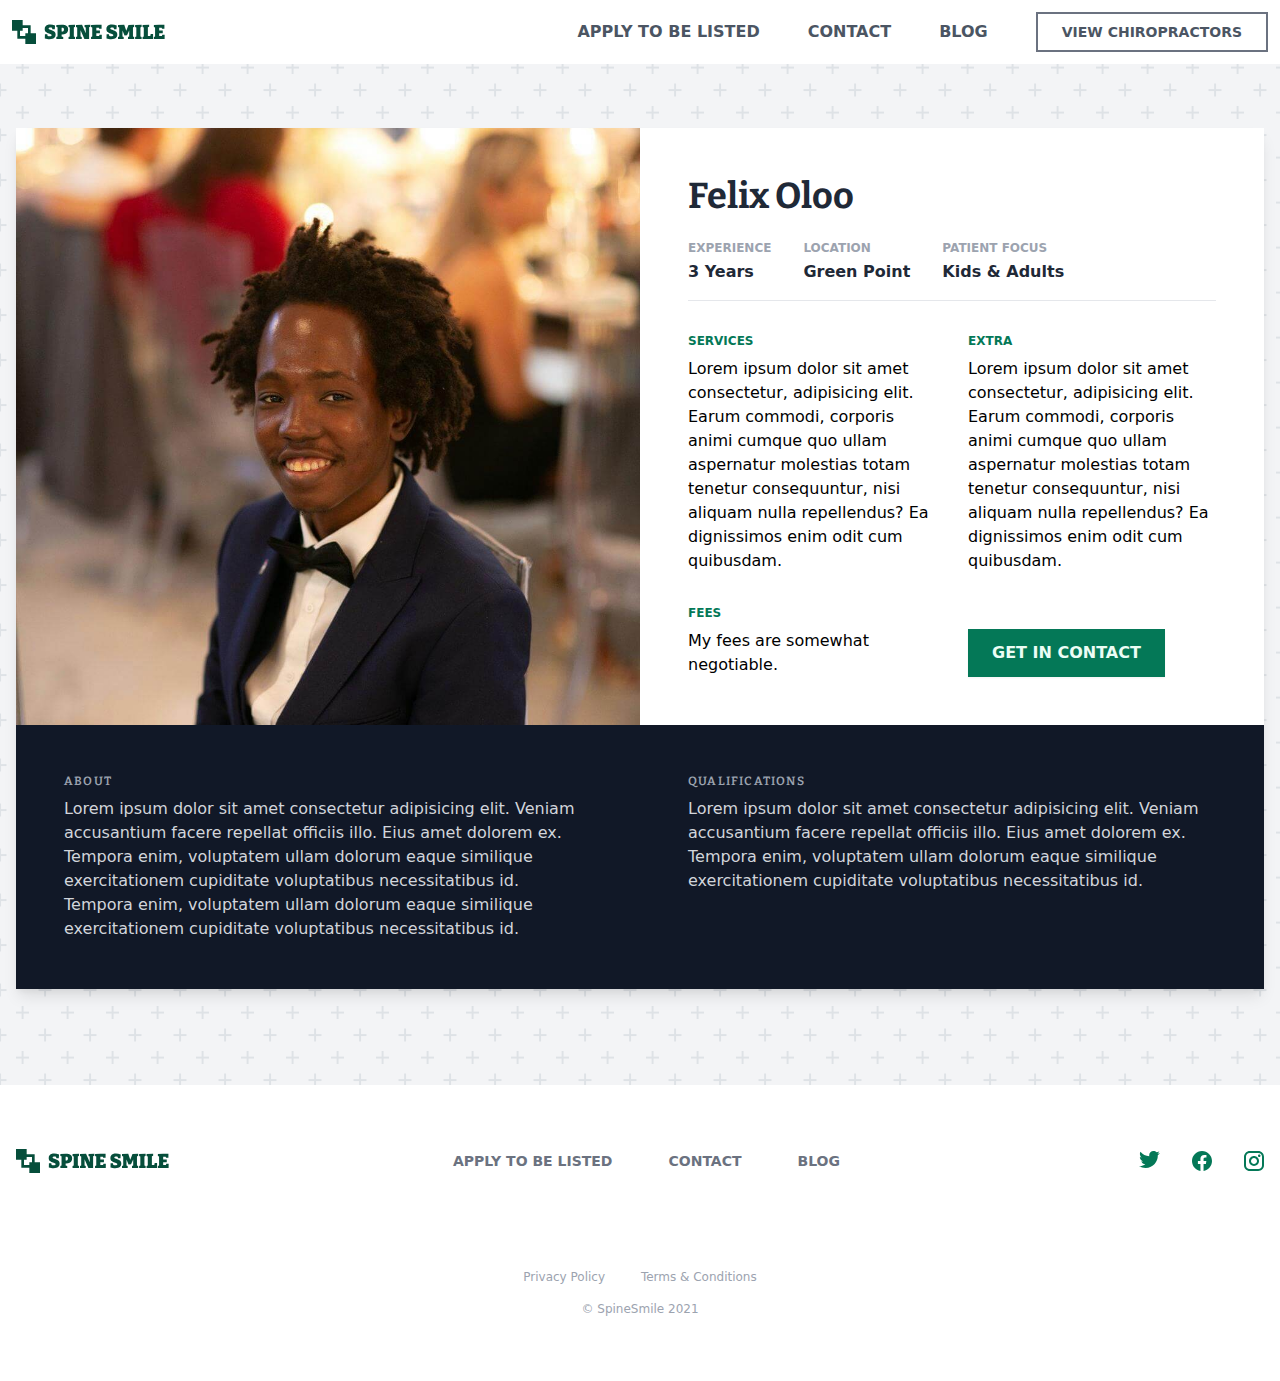
<file: chiropractors-felix-oloo.html>
<!DOCTYPE html>
<html lang="en">

<head>
    <meta charset="UTF-8" />
    <meta content="IE=edge" http-equiv="X-UA-Compatible" />
    <meta name="viewport" content="width=device-width, initial-scale=1.0" />

    <!-- Meta Description -->
    <meta content="" name="description" />

    <!-- CSS Stylesheets -->
    <link rel="stylesheet" href="styles/index.css" />

    <!--Font Styles -->
    <link rel="preconnect" href="https://fonts.gstatic.com">
    <link href="https://fonts.googleapis.com/css2?family=Bitter:wght@400;500;600;700&display=swap" rel="stylesheet">

    <!--FAVICON-->
    <link href="images/spine-smile-favicon.ico" rel="icon" />
    <title>Spine Smile</title>
</head>

<body class="custom_bg-pattern">
    <!-- Start of header -->
    <header class="relative w-full z-50 bg-white">
        <nav class="max-w-screen-xl flex flex-row flex-wrap justify-between py-3 ml-auto mr-auto " role="navigation">
            <!-- COMPANY LOGO (SVG) -->
            <div class="flex items-center ml-3">
                <a href="/">
                    <svg width="154" height="24" viewBox="0 0 154 24" fill="none" xmlns="http://www.w3.org/2000/svg">
                        <path
                            d="M36.64 8.46C36.64 8.79333 36.8067 9.06667 37.14 9.28C37.4733 9.48 37.9067 9.66667 38.44 9.84C38.9733 10.0133 39.5333 10.2133 40.12 10.44C40.72 10.6533 41.2867 10.9333 41.82 11.28C42.3533 11.6133 42.7867 12.0533 43.12 12.6C43.4533 13.1467 43.62 13.8467 43.62 14.7C43.62 15.7667 43.34 16.64 42.78 17.32C42.2333 18 41.4933 18.5067 40.56 18.84C39.64 19.16 38.62 19.32 37.5 19.32C36.74 19.32 35.96 19.2467 35.16 19.1C34.3733 18.9667 33.5933 18.76 32.82 18.48L32.92 14.18H35.26L35.66 15.96C36.3 16.2267 36.9733 16.36 37.68 16.36C38.2133 16.36 38.6667 16.2733 39.04 16.1C39.4267 15.9133 39.62 15.6267 39.62 15.24C39.62 14.92 39.4933 14.66 39.24 14.46C39 14.26 38.6733 14.0867 38.26 13.94C37.8467 13.78 37.3933 13.6267 36.9 13.48C36.4067 13.3333 35.9133 13.1533 35.42 12.94C34.9267 12.7267 34.4733 12.4533 34.06 12.12C33.6467 11.7867 33.3133 11.3733 33.06 10.88C32.82 10.3733 32.7 9.74667 32.7 9C32.7 7.97333 32.94 7.13333 33.42 6.48C33.9133 5.81333 34.5733 5.32 35.4 5C36.24 4.66667 37.18 4.5 38.22 4.5C39.7533 4.5 41.3667 4.80667 43.06 5.42L42.8 9.32H40.4L39.94 7.64C39.46 7.52 38.9733 7.46 38.48 7.46C37.9867 7.46 37.5533 7.54 37.18 7.7C36.82 7.86 36.64 8.11333 36.64 8.46ZM50.1555 14.38H49.6355V16.52L51.2355 17V19H44.3355V17L45.5355 16.54V7.34L44.3355 6.9V4.9L49.7155 4.8H51.0955C52.2821 4.8 53.2421 5.01333 53.9755 5.44C54.7221 5.85333 55.2688 6.40667 55.6155 7.1C55.9621 7.79333 56.1355 8.56 56.1355 9.4C56.1355 10.2933 55.9288 11.12 55.5155 11.88C55.1155 12.64 54.4755 13.2467 53.5955 13.7C52.7155 14.1533 51.5688 14.38 50.1555 14.38ZM50.4355 7.68H49.6355V11.48H50.1555C50.7688 11.48 51.2221 11.2933 51.5155 10.92C51.8221 10.5467 51.9755 10.0667 51.9755 9.48C51.9755 8.92 51.8421 8.48 51.5755 8.16C51.3221 7.84 50.9421 7.68 50.4355 7.68ZM63.0425 6.8L61.8425 7.38V16.52L63.0425 17V19H56.5425V17L57.7425 16.52V7.38L56.5425 6.9V4.9L63.0425 4.8V6.8ZM72.5634 4.9L78.3234 4.8V6.8L77.1234 7.36V19H72.3834L68.5634 10.36V16.52L69.7634 17V19H64.0034V17L65.2034 16.52V7.38L64.0034 6.9V4.9L70.0634 4.8L73.7634 13.14V7.38L72.5634 6.9V4.9ZM87.4225 14.78H89.8225L89.7825 19H79.0425V17L80.2425 16.52V7.38L79.0425 6.9V4.9L84.2425 4.8H89.5825V8.84H87.1825L86.8625 7.7H84.3425V10.4H87.9225V13.2H84.3425V16.1H87.1025L87.4225 14.78ZM98.3197 8.46C98.3197 8.79333 98.4864 9.06667 98.8197 9.28C99.153 9.48 99.5864 9.66667 100.12 9.84C100.653 10.0133 101.213 10.2133 101.8 10.44C102.4 10.6533 102.966 10.9333 103.5 11.28C104.033 11.6133 104.466 12.0533 104.8 12.6C105.133 13.1467 105.3 13.8467 105.3 14.7C105.3 15.7667 105.02 16.64 104.46 17.32C103.913 18 103.173 18.5067 102.24 18.84C101.32 19.16 100.3 19.32 99.1797 19.32C98.4197 19.32 97.6397 19.2467 96.8397 19.1C96.053 18.9667 95.273 18.76 94.4997 18.48L94.5997 14.18H96.9397L97.3397 15.96C97.9797 16.2267 98.653 16.36 99.3597 16.36C99.893 16.36 100.346 16.2733 100.72 16.1C101.106 15.9133 101.3 15.6267 101.3 15.24C101.3 14.92 101.173 14.66 100.92 14.46C100.68 14.26 100.353 14.0867 99.9397 13.94C99.5264 13.78 99.073 13.6267 98.5797 13.48C98.0864 13.3333 97.593 13.1533 97.0997 12.94C96.6064 12.7267 96.153 12.4533 95.7397 12.12C95.3264 11.7867 94.993 11.3733 94.7397 10.88C94.4997 10.3733 94.3797 9.74667 94.3797 9C94.3797 7.97333 94.6197 7.13333 95.0997 6.48C95.593 5.81333 96.253 5.32 97.0797 5C97.9197 4.66667 98.8597 4.5 99.8997 4.5C101.433 4.5 103.046 4.80667 104.74 5.42L104.48 9.32H102.08L101.62 7.64C101.14 7.52 100.653 7.46 100.16 7.46C99.6664 7.46 99.233 7.54 98.8597 7.7C98.4997 7.86 98.3197 8.11333 98.3197 8.46ZM122.155 6.8L120.955 7.38V16.52L122.155 17V19H115.995V17L117.195 16.54V10.5L115.035 15.34L112.535 15.44L110.475 10.48V16.54L111.695 17V19H106.015V17L107.215 16.52V7.38L106.015 6.9V4.9L112.235 4.8L114.275 10.7L116.475 4.9L122.155 4.8V6.8ZM129.625 6.8L128.425 7.38V16.52L129.625 17V19H123.125V17L124.325 16.52V7.38L123.125 6.9V4.9L129.625 4.8V6.8ZM138.685 14.1H141.085V19H130.585V17L131.785 16.52V7.38L130.585 6.9V4.9L137.145 4.8V6.8L135.885 7.36V16.1H138.265L138.685 14.1ZM150.255 14.78H152.655L152.615 19H141.875V17L143.075 16.52V7.38L141.875 6.9V4.9L147.075 4.8H152.415V8.84H150.015L149.695 7.7H147.175V10.4H150.755V13.2H147.175V16.1H149.935L150.255 14.78Z"
                            fill="#064E3B" />
                        <path fill-rule="evenodd" clip-rule="evenodd"
                            d="M0 0H10.6667V5.33333H18.6667V13.3333H24V24H13.3333V18.6667H5.33333V10.6667H0V0ZM16 13.3333H13.3333V16H8V10.6667H10.6667V8H16V13.3333Z"
                            fill="#064E3B" />
                    </svg>
                </a>
            </div>
            <div class="inline-block h-8 mr-3 lg:hidden">
                <button id="nav_toggle" class="h-full w-full">
                    <svg class="h-full w-auto" xmlns="http://www.w3.org/2000/svg" width="192" height="192" fill="black"
                        viewBox="0 0 256 256">
                        <rect width="256" height="256" fill="none"></rect>
                        <line x1="40" y1="128" x2="216" y2="128" stroke="black" stroke-linecap="round"
                            stroke-linejoin="round" stroke-width="16"></line>
                        <line x1="40" y1="64" x2="216" y2="64" stroke="black" stroke-linecap="round"
                            stroke-linejoin="round" stroke-width="16"></line>
                        <line x1="40" y1="192" x2="216" y2="192" stroke="black" stroke-linecap="round"
                            stroke-linejoin="round" stroke-width="16"></line>
                    </svg>
                </button>
            </div>
            <div id="nav_content" class="w-full hidden py-8 mr-3 lg:flex lg:w-auto lg:py-0 lg:items-center">
                <ul class="flex flex-col ml-auto text-md text-gray-600 font-bold lg:flex-row">

                    <li class="mx-6 w-mc transition-colors duration-300 hover:text-green-800 mb-4 lg:mb-0"><a
                            href="/apply-to-be-listed.html">APPLY TO BE LISTED</a></li>

                    <li class="mx-6 w-mc transition-colors duration-300 hover:text-green-800 mb-4 lg:mb-0"><a
                            href="/contact.html">CONTACT</a></li>

                    <li class="mx-6 w-mc transition-colors duration-300 hover:text-green-800 mb-4 lg:mb-0"><a
                            href="/blog.html">BLOG</a>
                    </li>

                </ul>
                <a class="inline-block px-6 py-2 font-bold text-sm border-2 mt-2 lg:mt-0 text-gray-600 border-gray-500 ml-6 transition-colors duration-300  hover:text-green-800 hover:border-green-800"
                    href="/chiropractors-camps-bay.html">VIEW CHIROPRACTORS</a>
            </div>
            </div>
        </nav>
    </header>

    <!-- Profile container -->
    <section
        class="flex flex-col mx-4 lg:grid lg:grid-cols-2 mt-16 mb-24 2xl:max-w-screen-2xl 2xl:mx-auto shadow-lg bg-white">
        <!-- Pic and Main Info -->
        <div class="relative w-full h-64 lg:h-full">
            <img class="absolute h-full w-full object-cover" src="./images/chiro-2.jpg" alt="">
        </div>
        <div class="py-6 lg:py-12 mx-6 lg:mx-12">
            <h3 class="mb-6 text-3xl lg:text-4xl font-bold text-gray-800">Felix Oloo</h3>
            <div class="flex gap-x-8 mb-4">
                <div>
                    <h4 class="uppercase font-semibold text-xs text-gray-400 mb-1">Experience</h4><span
                        class="font-xl font-bold text-gray-800">3
                        Years</span>
                </div>
                <div>
                    <h4 class="uppercase font-semibold text-xs text-gray-400 mb-1">Location</h4><span
                        class="font-xl font-bold text-gray-800">Green Point</span>
                </div>
                <div>
                    <h4 class="uppercase font-semibold text-xs text-gray-400 mb-1">Patient Focus</h4><span
                        class="font-xl font-bold text-gray-800">Kids & Adults</span>
                </div>
            </div>
            <hr class="mb-8">
            <div class="flex flex-col lg:grid lg:grid-cols-2 gap-8">
                <!--  1st column -->
                <div>
                    <h4 class="uppercase font-bold text-xs mb-2 text-green-700">Services</h4>
                    <p>Lorem ipsum dolor sit amet consectetur, adipisicing elit. Earum commodi, corporis animi
                        cumque
                        quo
                        ullam aspernatur molestias totam tenetur consequuntur, nisi aliquam nulla repellendus? Ea
                        dignissimos enim odit cum quibusdam.</p>
                </div>
                <div>
                    <h4 class="uppercase font-bold text-xs mb-2 text-green-700">Extra</h4>
                    <p>Lorem ipsum dolor sit amet consectetur, adipisicing elit. Earum commodi, corporis animi
                        cumque
                        quo
                        ullam aspernatur molestias totam tenetur consequuntur, nisi aliquam nulla repellendus? Ea
                        dignissimos enim odit cum quibusdam.</p>
                </div>
                <!--  2nd column -->
                <div>
                    <h4 class="uppercase font-bold text-xs mb-2 text-green-700">Fees</h4>
                    <p>My fees are somewhat negotiable.</p>
                </div>
                <div class="flex flex-col justify-end mb-8 lg:mb-0">
                    <a class="block w-mc h-auto uppercase font-semibold px-6 py-3 shadow-sm text-green-50 bg-green-700 transition-colors duration-300 hover:shadow-md hover:bg-green-800"
                        href="/contact.html">Get in contact</a>
                </div>
            </div>
        </div>
        <!--  detailed profile information -->
        </div>
        <div class="col-start-1 col-end-2 p-6 lg:p-12 bg-gray-900">
            <h3 class="uppercase font-semibold text-xs mb-2 tracking-widest text-gray-400">About</h3>
            <p class="max-w-prose text-gray-300">Lorem ipsum dolor sit amet consectetur adipisicing elit. Veniam
                accusantium facere
                repellat officiis
                illo. Eius amet dolorem ex. Tempora enim, voluptatem ullam dolorum eaque similique exercitationem
                cupiditate voluptatibus necessitatibus id. Tempora enim, voluptatem ullam dolorum eaque similique
                exercitationem
                cupiditate voluptatibus necessitatibus id.</p>
        </div>
        </div>
        <div class="col-start-2 col-end-3 p-6 pb-10 lg:pb-12 lg:p-12 bg-gray-900">
            <h3 class="uppercase font-semibold text-xs mb-2 tracking-widest text-gray-400">Qualifications</h3>
            <p class="max-w-prose text-gray-300">Lorem ipsum dolor sit amet consectetur adipisicing elit. Veniam
                accusantium facere
                repellat officiis
                illo. Eius amet dolorem ex. Tempora enim, voluptatem ullam dolorum eaque similique exercitationem
                cupiditate voluptatibus necessitatibus id.</p>
        </div>
    </section>

    <!--Footer links and social media-->
    <footer class="py-16 bg-white">
        <div class="flex flex-col lg:flex-row items-center justify-between mx-auto max-w-screen-xl">
            <div class="flex items-center">
                <!-- Logo SVG-->
                <a class="ml-4" href="/">
                    <svg width="154" height="24" viewBox="0 0 154 24" fill="none" xmlns="http://www.w3.org/2000/svg">
                        <path
                            d="M36.64 8.46C36.64 8.79333 36.8067 9.06667 37.14 9.28C37.4733 9.48 37.9067 9.66667 38.44 9.84C38.9733 10.0133 39.5333 10.2133 40.12 10.44C40.72 10.6533 41.2867 10.9333 41.82 11.28C42.3533 11.6133 42.7867 12.0533 43.12 12.6C43.4533 13.1467 43.62 13.8467 43.62 14.7C43.62 15.7667 43.34 16.64 42.78 17.32C42.2333 18 41.4933 18.5067 40.56 18.84C39.64 19.16 38.62 19.32 37.5 19.32C36.74 19.32 35.96 19.2467 35.16 19.1C34.3733 18.9667 33.5933 18.76 32.82 18.48L32.92 14.18H35.26L35.66 15.96C36.3 16.2267 36.9733 16.36 37.68 16.36C38.2133 16.36 38.6667 16.2733 39.04 16.1C39.4267 15.9133 39.62 15.6267 39.62 15.24C39.62 14.92 39.4933 14.66 39.24 14.46C39 14.26 38.6733 14.0867 38.26 13.94C37.8467 13.78 37.3933 13.6267 36.9 13.48C36.4067 13.3333 35.9133 13.1533 35.42 12.94C34.9267 12.7267 34.4733 12.4533 34.06 12.12C33.6467 11.7867 33.3133 11.3733 33.06 10.88C32.82 10.3733 32.7 9.74667 32.7 9C32.7 7.97333 32.94 7.13333 33.42 6.48C33.9133 5.81333 34.5733 5.32 35.4 5C36.24 4.66667 37.18 4.5 38.22 4.5C39.7533 4.5 41.3667 4.80667 43.06 5.42L42.8 9.32H40.4L39.94 7.64C39.46 7.52 38.9733 7.46 38.48 7.46C37.9867 7.46 37.5533 7.54 37.18 7.7C36.82 7.86 36.64 8.11333 36.64 8.46ZM50.1555 14.38H49.6355V16.52L51.2355 17V19H44.3355V17L45.5355 16.54V7.34L44.3355 6.9V4.9L49.7155 4.8H51.0955C52.2821 4.8 53.2421 5.01333 53.9755 5.44C54.7221 5.85333 55.2688 6.40667 55.6155 7.1C55.9621 7.79333 56.1355 8.56 56.1355 9.4C56.1355 10.2933 55.9288 11.12 55.5155 11.88C55.1155 12.64 54.4755 13.2467 53.5955 13.7C52.7155 14.1533 51.5688 14.38 50.1555 14.38ZM50.4355 7.68H49.6355V11.48H50.1555C50.7688 11.48 51.2221 11.2933 51.5155 10.92C51.8221 10.5467 51.9755 10.0667 51.9755 9.48C51.9755 8.92 51.8421 8.48 51.5755 8.16C51.3221 7.84 50.9421 7.68 50.4355 7.68ZM63.0425 6.8L61.8425 7.38V16.52L63.0425 17V19H56.5425V17L57.7425 16.52V7.38L56.5425 6.9V4.9L63.0425 4.8V6.8ZM72.5634 4.9L78.3234 4.8V6.8L77.1234 7.36V19H72.3834L68.5634 10.36V16.52L69.7634 17V19H64.0034V17L65.2034 16.52V7.38L64.0034 6.9V4.9L70.0634 4.8L73.7634 13.14V7.38L72.5634 6.9V4.9ZM87.4225 14.78H89.8225L89.7825 19H79.0425V17L80.2425 16.52V7.38L79.0425 6.9V4.9L84.2425 4.8H89.5825V8.84H87.1825L86.8625 7.7H84.3425V10.4H87.9225V13.2H84.3425V16.1H87.1025L87.4225 14.78ZM98.3197 8.46C98.3197 8.79333 98.4864 9.06667 98.8197 9.28C99.153 9.48 99.5864 9.66667 100.12 9.84C100.653 10.0133 101.213 10.2133 101.8 10.44C102.4 10.6533 102.966 10.9333 103.5 11.28C104.033 11.6133 104.466 12.0533 104.8 12.6C105.133 13.1467 105.3 13.8467 105.3 14.7C105.3 15.7667 105.02 16.64 104.46 17.32C103.913 18 103.173 18.5067 102.24 18.84C101.32 19.16 100.3 19.32 99.1797 19.32C98.4197 19.32 97.6397 19.2467 96.8397 19.1C96.053 18.9667 95.273 18.76 94.4997 18.48L94.5997 14.18H96.9397L97.3397 15.96C97.9797 16.2267 98.653 16.36 99.3597 16.36C99.893 16.36 100.346 16.2733 100.72 16.1C101.106 15.9133 101.3 15.6267 101.3 15.24C101.3 14.92 101.173 14.66 100.92 14.46C100.68 14.26 100.353 14.0867 99.9397 13.94C99.5264 13.78 99.073 13.6267 98.5797 13.48C98.0864 13.3333 97.593 13.1533 97.0997 12.94C96.6064 12.7267 96.153 12.4533 95.7397 12.12C95.3264 11.7867 94.993 11.3733 94.7397 10.88C94.4997 10.3733 94.3797 9.74667 94.3797 9C94.3797 7.97333 94.6197 7.13333 95.0997 6.48C95.593 5.81333 96.253 5.32 97.0797 5C97.9197 4.66667 98.8597 4.5 99.8997 4.5C101.433 4.5 103.046 4.80667 104.74 5.42L104.48 9.32H102.08L101.62 7.64C101.14 7.52 100.653 7.46 100.16 7.46C99.6664 7.46 99.233 7.54 98.8597 7.7C98.4997 7.86 98.3197 8.11333 98.3197 8.46ZM122.155 6.8L120.955 7.38V16.52L122.155 17V19H115.995V17L117.195 16.54V10.5L115.035 15.34L112.535 15.44L110.475 10.48V16.54L111.695 17V19H106.015V17L107.215 16.52V7.38L106.015 6.9V4.9L112.235 4.8L114.275 10.7L116.475 4.9L122.155 4.8V6.8ZM129.625 6.8L128.425 7.38V16.52L129.625 17V19H123.125V17L124.325 16.52V7.38L123.125 6.9V4.9L129.625 4.8V6.8ZM138.685 14.1H141.085V19H130.585V17L131.785 16.52V7.38L130.585 6.9V4.9L137.145 4.8V6.8L135.885 7.36V16.1H138.265L138.685 14.1ZM150.255 14.78H152.655L152.615 19H141.875V17L143.075 16.52V7.38L141.875 6.9V4.9L147.075 4.8H152.415V8.84H150.015L149.695 7.7H147.175V10.4H150.755V13.2H147.175V16.1H149.935L150.255 14.78Z"
                            fill="#064E3B" />
                        <path fill-rule="evenodd" clip-rule="evenodd"
                            d="M0 0H10.6667V5.33333H18.6667V13.3333H24V24H13.3333V18.6667H5.33333V10.6667H0V0ZM16 13.3333H13.3333V16H8V10.6667H10.6667V8H16V13.3333Z"
                            fill="#064E3B" />
                    </svg>
                </a>
            </div>
            <ul class="flex flex-col lg:flex-row items-center text-sm font-semibold text-gray-500 py-12 lg:py-0">
                <li class="mx-7 uppercase hover:text-gray-700 mb-2 lg:mb-0">
                    <a href="/apply-to-be-listed.html">Apply to Be Listed</a>
                </li>

                <li class="mx-7 uppercase hover:text-gray-700 mb-2 lg:mb-0">
                    <a href="/contact.html">CONTACT</a>
                </li>

                <li class="mx-7 uppercase hover:text-gray-700 mb-2 lg:mb-0">
                    <a href="/blog.html">BLOG</a>
                </li>

            </ul>
            <div class="flex text-green-700">
                <!-- Twitter Logo -->
                <a class="hover:text-green-900" href="/">
                    <svg class="mx-4 fill-current" width="21" height="17" viewBox="0 0 21 17" fill="none"
                        xmlns="http://www.w3.org/2000/svg">
                        <title>Twitter</title>
                        <path
                            d="M20.92 2C20.15 2.35 19.32 2.58 18.46 2.69C19.34 2.16 20.02 1.32 20.34 0.31C19.51 0.81 18.59 1.16 17.62 1.36C16.83 0.5 15.72 0 14.46 0C12.11 0 10.19 1.92 10.19 4.29C10.19 4.63 10.23 4.96 10.3 5.27C6.74 5.09 3.57 3.38 1.46 0.79C1.09 1.42 0.88 2.16 0.88 2.94C0.88 4.43 1.63 5.75 2.79 6.5C2.08 6.5 1.42 6.3 0.84 6V6.03C0.84 8.11 2.32 9.85 4.28 10.24C3.65073 10.4122 2.9901 10.4362 2.35 10.31C2.62161 11.1625 3.15354 11.9084 3.87102 12.4429C4.5885 12.9775 5.45545 13.2737 6.35 13.29C4.83363 14.4904 2.954 15.1393 1.02 15.13C0.68 15.13 0.34 15.11 0 15.07C1.9 16.29 4.16 17 6.58 17C14.46 17 18.79 10.46 18.79 4.79C18.79 4.6 18.79 4.42 18.78 4.23C19.62 3.63 20.34 2.87 20.92 2Z" />
                    </svg>
                </a>
                <!-- Facebook Logo -->
                <a class="hover:text-green-900" href="/">
                    <svg class="mx-4 fill-current" width="20" height="20" viewBox="0 0 20 20" fill="none"
                        xmlns="http://www.w3.org/2000/svg">
                        <title>Facebook</title>
                        <path
                            d="M10 0C4.5 0 0 4.49 0 10.02C0 15.02 3.66 19.17 8.44 19.92V12.92H5.9V10.02H8.44V7.81C8.44 5.3 9.93 3.92 12.22 3.92C13.31 3.92 14.45 4.11 14.45 4.11V6.58H13.19C11.95 6.58 11.56 7.35 11.56 8.14V10.02H14.34L13.89 12.92H11.56V19.92C13.9164 19.5478 16.0622 18.3455 17.6099 16.5301C19.1576 14.7146 20.0054 12.4056 20 10.02C20 4.49 15.5 0 10 0Z" />
                    </svg>
                </a>
                <!-- Instagram Logo -->
                <a class="hover:text-green-900" href="/">
                    <svg class="mx-4 fill-current" width="20" height="20" viewBox="0 0 20 20" fill="none"
                        xmlns="http://www.w3.org/2000/svg">
                        <title>Instagram</title>
                        <path
                            d="M5.8 0H14.2C17.4 0 20 2.6 20 5.8V14.2C20 15.7383 19.3889 17.2135 18.3012 18.3012C17.2135 19.3889 15.7383 20 14.2 20H5.8C2.6 20 0 17.4 0 14.2V5.8C0 4.26174 0.61107 2.78649 1.69878 1.69878C2.78649 0.61107 4.26174 0 5.8 0ZM5.6 2C4.64522 2 3.72955 2.37928 3.05442 3.05442C2.37928 3.72955 2 4.64522 2 5.6V14.4C2 16.39 3.61 18 5.6 18H14.4C15.3548 18 16.2705 17.6207 16.9456 16.9456C17.6207 16.2705 18 15.3548 18 14.4V5.6C18 3.61 16.39 2 14.4 2H5.6ZM15.25 3.5C15.5815 3.5 15.8995 3.6317 16.1339 3.86612C16.3683 4.10054 16.5 4.41848 16.5 4.75C16.5 5.08152 16.3683 5.39946 16.1339 5.63388C15.8995 5.8683 15.5815 6 15.25 6C14.9185 6 14.6005 5.8683 14.3661 5.63388C14.1317 5.39946 14 5.08152 14 4.75C14 4.41848 14.1317 4.10054 14.3661 3.86612C14.6005 3.6317 14.9185 3.5 15.25 3.5ZM10 5C11.3261 5 12.5979 5.52678 13.5355 6.46447C14.4732 7.40215 15 8.67392 15 10C15 11.3261 14.4732 12.5979 13.5355 13.5355C12.5979 14.4732 11.3261 15 10 15C8.67392 15 7.40215 14.4732 6.46447 13.5355C5.52678 12.5979 5 11.3261 5 10C5 8.67392 5.52678 7.40215 6.46447 6.46447C7.40215 5.52678 8.67392 5 10 5ZM10 7C9.20435 7 8.44129 7.31607 7.87868 7.87868C7.31607 8.44129 7 9.20435 7 10C7 10.7956 7.31607 11.5587 7.87868 12.1213C8.44129 12.6839 9.20435 13 10 13C10.7956 13 11.5587 12.6839 12.1213 12.1213C12.6839 11.5587 13 10.7956 13 10C13 9.20435 12.6839 8.44129 12.1213 7.87868C11.5587 7.31607 10.7956 7 10 7Z" />
                    </svg>
                </a>
            </div>
        </div>

        <!-- Fine Print-->
        <div class="flex flex-col items-center mt-24 text-xs text-gray-400">
            <div class="mb-4">
                <a class="mx-4 hover:text-gray-600" href="/privacy-policy.html" rel="nofollow">Privacy Policy</a>
                <a class="mx-4 hover:text-gray-600" href="/terms-and-conditions.html" rel="nofollow">Terms &amp;
                    Conditions</a>
            </div>
            <span>&copy; SpineSmile 2021</span>
        </div>
    </footer>

</body>

<script src="js/index.js"></script>

</html>
</file>
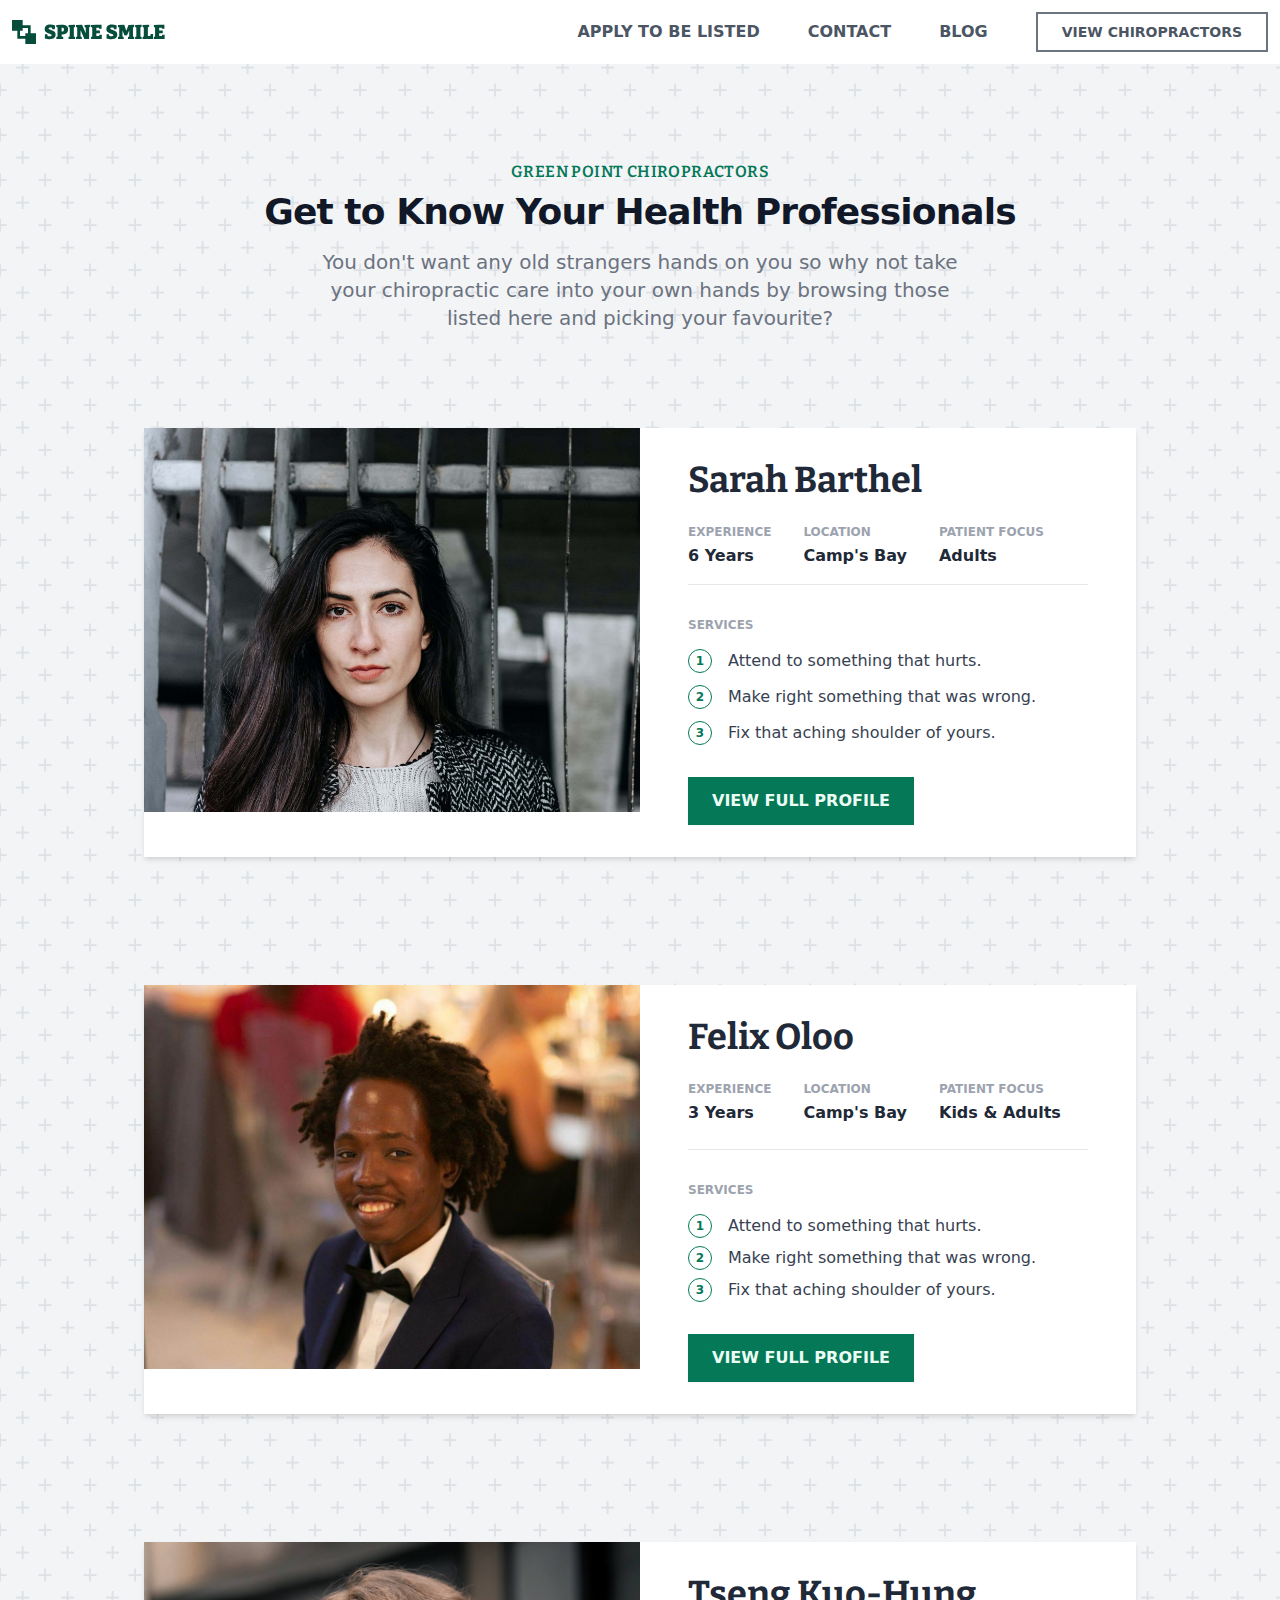
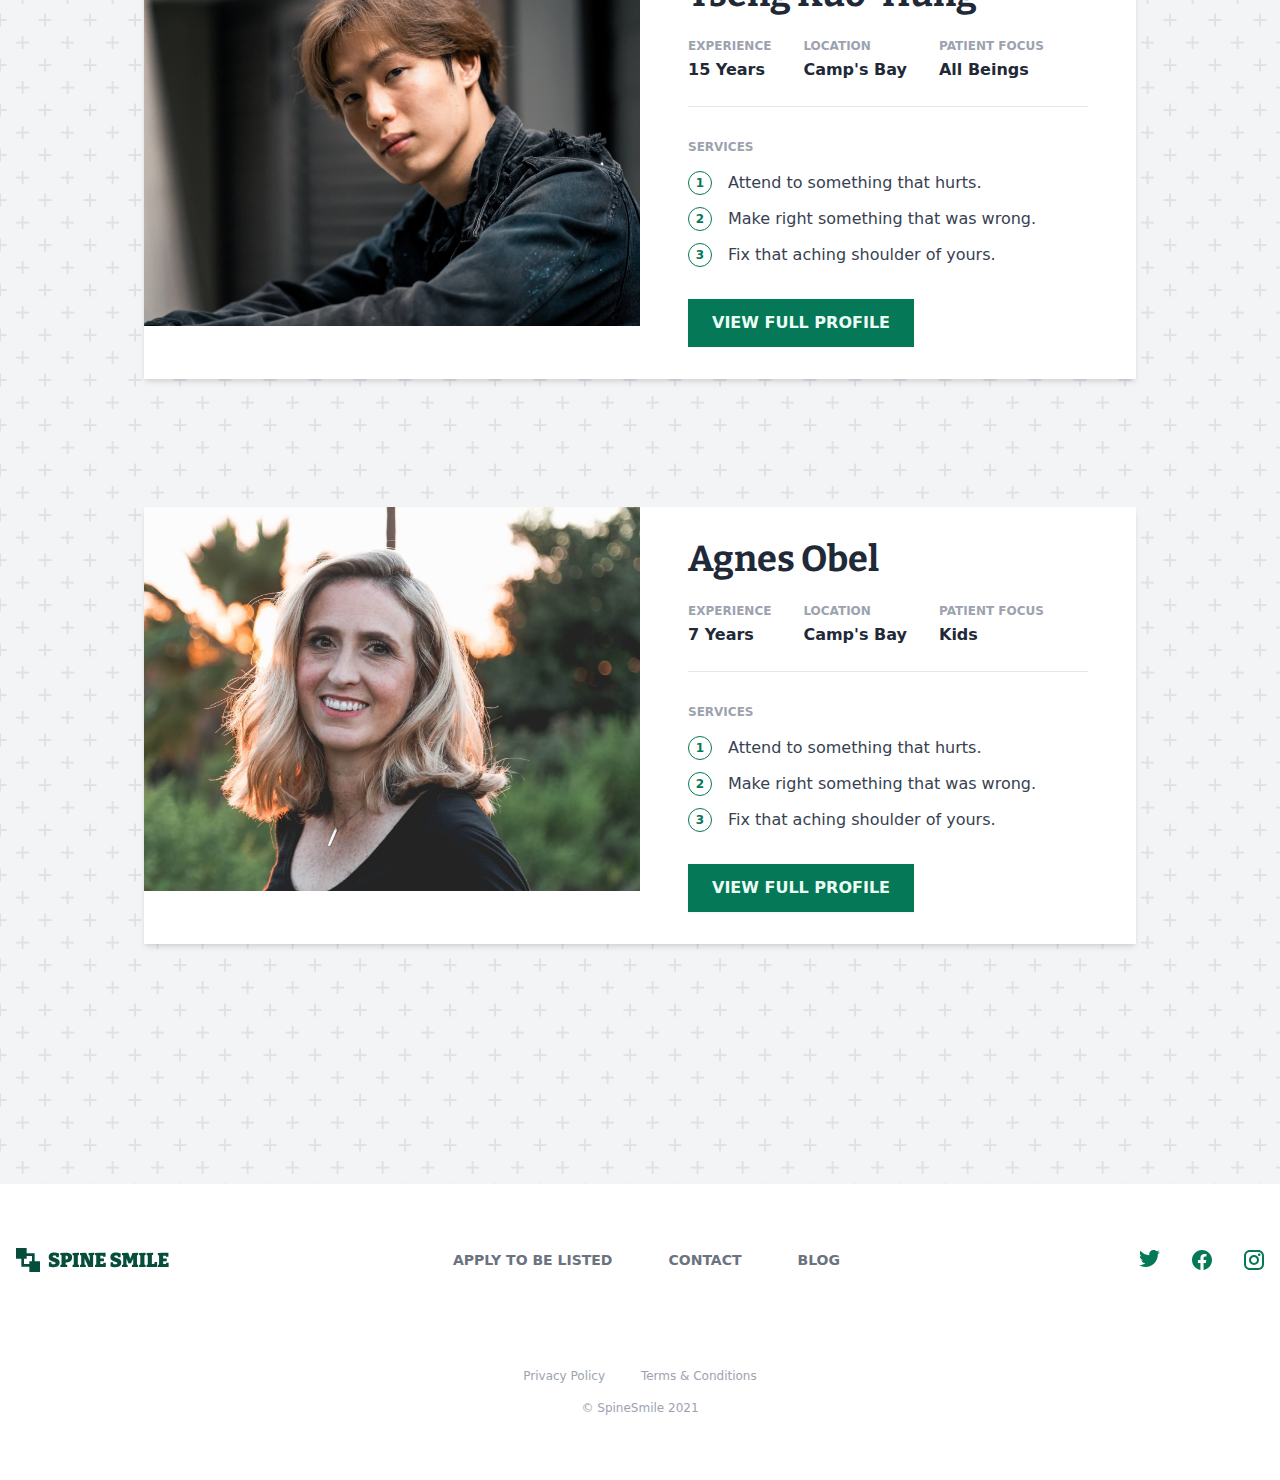
<file: chiropractors-green-point.html>
<!DOCTYPE html>
<html lang="en">

<head>
    <meta charset="UTF-8" />
    <meta content="IE=edge" http-equiv="X-UA-Compatible" />
    <meta name="viewport" content="width=device-width, initial-scale=1.0" />

    <!-- Meta Description -->
    <meta content="" name="description" />

    <!-- CSS Stylesheets -->
    <link rel="stylesheet" href="styles/index.css" />

    <!--Font Styles -->
    <link rel="preconnect" href="https://fonts.gstatic.com">
    <link href="https://fonts.googleapis.com/css2?family=Bitter:wght@400;500;600;700&display=swap" rel="stylesheet">

    <!--FAVICON-->
    <link href="images/spine-smile-favicon.ico" rel="icon" />
    <title>Spine Smile</title>
</head>

<body class="bg-white">
    <!-- Start of header -->
    <header class="absolute w-full z-50 bg-white">
        <nav class="max-w-screen-xl flex flex-row flex-wrap justify-between my-3 ml-auto mr-auto " role="navigation">
            <!-- COMPANY LOGO (SVG) -->
            <div class="flex items-center ml-3">
                <a href="/">
                    <svg width="154" height="24" viewBox="0 0 154 24" fill="none" xmlns="http://www.w3.org/2000/svg">
                        <path
                            d="M36.64 8.46C36.64 8.79333 36.8067 9.06667 37.14 9.28C37.4733 9.48 37.9067 9.66667 38.44 9.84C38.9733 10.0133 39.5333 10.2133 40.12 10.44C40.72 10.6533 41.2867 10.9333 41.82 11.28C42.3533 11.6133 42.7867 12.0533 43.12 12.6C43.4533 13.1467 43.62 13.8467 43.62 14.7C43.62 15.7667 43.34 16.64 42.78 17.32C42.2333 18 41.4933 18.5067 40.56 18.84C39.64 19.16 38.62 19.32 37.5 19.32C36.74 19.32 35.96 19.2467 35.16 19.1C34.3733 18.9667 33.5933 18.76 32.82 18.48L32.92 14.18H35.26L35.66 15.96C36.3 16.2267 36.9733 16.36 37.68 16.36C38.2133 16.36 38.6667 16.2733 39.04 16.1C39.4267 15.9133 39.62 15.6267 39.62 15.24C39.62 14.92 39.4933 14.66 39.24 14.46C39 14.26 38.6733 14.0867 38.26 13.94C37.8467 13.78 37.3933 13.6267 36.9 13.48C36.4067 13.3333 35.9133 13.1533 35.42 12.94C34.9267 12.7267 34.4733 12.4533 34.06 12.12C33.6467 11.7867 33.3133 11.3733 33.06 10.88C32.82 10.3733 32.7 9.74667 32.7 9C32.7 7.97333 32.94 7.13333 33.42 6.48C33.9133 5.81333 34.5733 5.32 35.4 5C36.24 4.66667 37.18 4.5 38.22 4.5C39.7533 4.5 41.3667 4.80667 43.06 5.42L42.8 9.32H40.4L39.94 7.64C39.46 7.52 38.9733 7.46 38.48 7.46C37.9867 7.46 37.5533 7.54 37.18 7.7C36.82 7.86 36.64 8.11333 36.64 8.46ZM50.1555 14.38H49.6355V16.52L51.2355 17V19H44.3355V17L45.5355 16.54V7.34L44.3355 6.9V4.9L49.7155 4.8H51.0955C52.2821 4.8 53.2421 5.01333 53.9755 5.44C54.7221 5.85333 55.2688 6.40667 55.6155 7.1C55.9621 7.79333 56.1355 8.56 56.1355 9.4C56.1355 10.2933 55.9288 11.12 55.5155 11.88C55.1155 12.64 54.4755 13.2467 53.5955 13.7C52.7155 14.1533 51.5688 14.38 50.1555 14.38ZM50.4355 7.68H49.6355V11.48H50.1555C50.7688 11.48 51.2221 11.2933 51.5155 10.92C51.8221 10.5467 51.9755 10.0667 51.9755 9.48C51.9755 8.92 51.8421 8.48 51.5755 8.16C51.3221 7.84 50.9421 7.68 50.4355 7.68ZM63.0425 6.8L61.8425 7.38V16.52L63.0425 17V19H56.5425V17L57.7425 16.52V7.38L56.5425 6.9V4.9L63.0425 4.8V6.8ZM72.5634 4.9L78.3234 4.8V6.8L77.1234 7.36V19H72.3834L68.5634 10.36V16.52L69.7634 17V19H64.0034V17L65.2034 16.52V7.38L64.0034 6.9V4.9L70.0634 4.8L73.7634 13.14V7.38L72.5634 6.9V4.9ZM87.4225 14.78H89.8225L89.7825 19H79.0425V17L80.2425 16.52V7.38L79.0425 6.9V4.9L84.2425 4.8H89.5825V8.84H87.1825L86.8625 7.7H84.3425V10.4H87.9225V13.2H84.3425V16.1H87.1025L87.4225 14.78ZM98.3197 8.46C98.3197 8.79333 98.4864 9.06667 98.8197 9.28C99.153 9.48 99.5864 9.66667 100.12 9.84C100.653 10.0133 101.213 10.2133 101.8 10.44C102.4 10.6533 102.966 10.9333 103.5 11.28C104.033 11.6133 104.466 12.0533 104.8 12.6C105.133 13.1467 105.3 13.8467 105.3 14.7C105.3 15.7667 105.02 16.64 104.46 17.32C103.913 18 103.173 18.5067 102.24 18.84C101.32 19.16 100.3 19.32 99.1797 19.32C98.4197 19.32 97.6397 19.2467 96.8397 19.1C96.053 18.9667 95.273 18.76 94.4997 18.48L94.5997 14.18H96.9397L97.3397 15.96C97.9797 16.2267 98.653 16.36 99.3597 16.36C99.893 16.36 100.346 16.2733 100.72 16.1C101.106 15.9133 101.3 15.6267 101.3 15.24C101.3 14.92 101.173 14.66 100.92 14.46C100.68 14.26 100.353 14.0867 99.9397 13.94C99.5264 13.78 99.073 13.6267 98.5797 13.48C98.0864 13.3333 97.593 13.1533 97.0997 12.94C96.6064 12.7267 96.153 12.4533 95.7397 12.12C95.3264 11.7867 94.993 11.3733 94.7397 10.88C94.4997 10.3733 94.3797 9.74667 94.3797 9C94.3797 7.97333 94.6197 7.13333 95.0997 6.48C95.593 5.81333 96.253 5.32 97.0797 5C97.9197 4.66667 98.8597 4.5 99.8997 4.5C101.433 4.5 103.046 4.80667 104.74 5.42L104.48 9.32H102.08L101.62 7.64C101.14 7.52 100.653 7.46 100.16 7.46C99.6664 7.46 99.233 7.54 98.8597 7.7C98.4997 7.86 98.3197 8.11333 98.3197 8.46ZM122.155 6.8L120.955 7.38V16.52L122.155 17V19H115.995V17L117.195 16.54V10.5L115.035 15.34L112.535 15.44L110.475 10.48V16.54L111.695 17V19H106.015V17L107.215 16.52V7.38L106.015 6.9V4.9L112.235 4.8L114.275 10.7L116.475 4.9L122.155 4.8V6.8ZM129.625 6.8L128.425 7.38V16.52L129.625 17V19H123.125V17L124.325 16.52V7.38L123.125 6.9V4.9L129.625 4.8V6.8ZM138.685 14.1H141.085V19H130.585V17L131.785 16.52V7.38L130.585 6.9V4.9L137.145 4.8V6.8L135.885 7.36V16.1H138.265L138.685 14.1ZM150.255 14.78H152.655L152.615 19H141.875V17L143.075 16.52V7.38L141.875 6.9V4.9L147.075 4.8H152.415V8.84H150.015L149.695 7.7H147.175V10.4H150.755V13.2H147.175V16.1H149.935L150.255 14.78Z"
                            fill="#064E3B" />
                        <path fill-rule="evenodd" clip-rule="evenodd"
                            d="M0 0H10.6667V5.33333H18.6667V13.3333H24V24H13.3333V18.6667H5.33333V10.6667H0V0ZM16 13.3333H13.3333V16H8V10.6667H10.6667V8H16V13.3333Z"
                            fill="#064E3B" />
                    </svg>
                </a>
            </div>
            <div class="inline-block h-8 mr-3 lg:hidden">
                <button id="nav_toggle" class="h-full w-full">
                    <svg class="h-full w-auto" xmlns="http://www.w3.org/2000/svg" width="192" height="192" fill="black"
                        viewBox="0 0 256 256">
                        <rect width="256" height="256" fill="none"></rect>
                        <line x1="40" y1="128" x2="216" y2="128" stroke="black" stroke-linecap="round"
                            stroke-linejoin="round" stroke-width="16"></line>
                        <line x1="40" y1="64" x2="216" y2="64" stroke="black" stroke-linecap="round"
                            stroke-linejoin="round" stroke-width="16"></line>
                        <line x1="40" y1="192" x2="216" y2="192" stroke="black" stroke-linecap="round"
                            stroke-linejoin="round" stroke-width="16"></line>
                    </svg>
                </button>
            </div>
            <div id="nav_content" class="w-full hidden py-8 mr-3 lg:flex lg:w-auto lg:py-0 lg:items-center">
                <ul class="flex flex-col ml-auto text-md text-gray-600 font-bold lg:flex-row">

                    <li class="mx-6 w-mc transition-colors duration-300 hover:text-green-800 mb-4 lg:mb-0"><a
                            href="/apply-to-be-listed.html">APPLY TO BE LISTED</a></li>

                    <li class="mx-6 w-mc transition-colors duration-300 hover:text-green-800 mb-4 lg:mb-0"><a
                            href="/contact.html">CONTACT</a></li>

                    <li class="mx-6 w-mc transition-colors duration-300 hover:text-green-800 mb-4 lg:mb-0"><a
                            href="/blog.html">BLOG</a> </li>

                </ul>
                <a class="inline-block px-6 py-2 font-bold text-sm border-2 mt-2 lg:mt-0 text-gray-600 border-gray-500 ml-6 transition-colors duration-300  hover:text-green-800 hover:border-green-800"
                    href="/chiropractors-camps-bay.html">VIEW CHIROPRACTORS</a>
            </div>
            </div>
        </nav>
    </header>

    <!-- Profile cards container -->
    <section class="custom_bg-pattern pt-28 pb-32 lg:pt-40 lg:pb-28">
        <div class="max-w-screen-lg mx-auto">
            <div class="mb-16 lg:mb-24 lg:text-center">
                <h2 class="mx-4 text-base text-green-700 font-semibold tracking-wide uppercase">Green Point
                    Chiropractors
                </h2>
                <p class="mx-4 mt-2 text-3xl leading-8 font-extrabold tracking-tight text-gray-900 sm:text-4xl">
                    Get to Know Your Health Professionals
                </p>
                <p class="mx-4 mt-4 max-w-2xl text-lg lg:text-xl text-gray-500 lg:mx-auto">
                    You don't want any old strangers hands on you so why not take your chiropractic care into your own
                    hands
                    by browsing those listed here and picking your favourite?
                </p>
            </div>

            <!-- Profile cards container -->
            <div class="flex flex-col gap-y-32 px-4 lg:mb-32">

                <!-- Profile Card -->
                <div class="grid grid-cols-1 lg:grid-cols-2 shadow-md overflow-hidden bg-white">
                    <div class="relative h-96">
                        <img class="absolute h-full w-full object-cover" src="./images/chiro-1.jpg" alt="">
                    </div>
                    <div class="py-8 mx-6 md:mx-12">
                        <h3 class="mb-6 text-4xl font-bold text-gray-800">Sarah Barthel</h3>
                        <div class="flex gap-x-8 mb-4">
                            <div>
                                <h4 class="uppercase font-semibold text-xs text-gray-400 mb-1">Experience</h4><span
                                    class="font-xl font-bold text-gray-800">6
                                    Years</span>
                            </div>
                            <div>
                                <h4 class="uppercase font-semibold text-xs text-gray-400 mb-1">Location</h4><span
                                    class="font-xl font-bold text-gray-800">Camp's Bay</span>
                            </div>
                            <div>
                                <h4 class="uppercase font-semibold text-xs text-gray-400 mb-1">Patient Focus</h4><span
                                    class="font-xl font-bold text-gray-800">Adults</span>
                            </div>
                        </div>
                        <hr class="mb-8">
                        <div class="mb-8">
                            <h4 class="uppercase font-semibold text-xs mb-4 text-gray-400">Services</h4>
                            <ul class="font-medium">
                                <div class="flex gap-x-4 mb-3">
                                    <div
                                        class="h-6 w-6 flex justify-center items-center rounded-full border border-green-700">
                                        <span class="font-bold text-xs text-green-700">1</span>
                                    </div>
                                    <li class="text-gray-700">Attend to something that hurts.</li>
                                </div>
                                <div class="flex gap-x-4 mb-3">
                                    <div
                                        class="h-6 w-6 flex justify-center items-center rounded-full border border-green-700">
                                        <span class="font-bold text-xs text-green-700">2</span>
                                    </div>
                                    <li class="text-gray-700">Make right something that was wrong.</li>
                                </div>
                                <div class="flex gap-x-4 mb-2">
                                    <div
                                        class="h-6 w-6 flex justify-center items-center rounded-full border border-green-700">
                                        <span class="font-bold text-xs text-green-700">3</span>
                                    </div>
                                    <li class="text-gray-700">Fix that aching shoulder of yours.</li>
                                </div>
                            </ul>
                        </div>
                        <a class="inline-block uppercase font-semibold px-6 py-3 shadow-sm text-green-50 bg-green-700 transition-colors duration-300 hover:shadow-md hover:bg-green-800"
                            href="/chiropractors-sarah-barthel">View Full
                            Profile</a>
                    </div>
                </div>

                <!-- Profile Card -->
                <div class="grid grid-cols-1 lg:grid-cols-2 shadow-md overflow-hidden bg-white">
                    <div class="relative h-96">
                        <img class="absolute h-full w-full object-cover" src="./images/chiro-2.jpg" alt="">
                    </div>
                    <div class="py-8 mx-6 md:mx-12">
                        <h3 class="mb-6 text-4xl font-bold text-gray-800">Felix Oloo</h3>
                        <div class="flex gap-x-8 mb-6">
                            <div>
                                <h4 class="uppercase font-semibold text-xs text-gray-400 mb-1">Experience</h4><span
                                    class="font-xl font-bold text-gray-800">3
                                    Years</span>
                            </div>
                            <div>
                                <h4 class="uppercase font-semibold text-xs text-gray-400 mb-1">Location</h4><span
                                    class="font-xl font-bold text-gray-800">Camp's Bay</span>
                            </div>
                            <div>
                                <h4 class="uppercase font-semibold text-xs text-gray-400 mb-1">Patient Focus</h4><span
                                    class="font-xl font-bold text-gray-800">Kids & Adults</span>
                            </div>
                        </div>
                        <hr class="mb-8">
                        <div class="mb-8">
                            <h4 class="uppercase font-semibold text-xs mb-4 text-gray-400">Services</h4>
                            <ul class="font-medium">
                                <div class="flex gap-x-4 mb-2">
                                    <div
                                        class="h-6 w-6 flex justify-center items-center rounded-full border border-green-700">
                                        <span class="font-bold text-xs text-green-700">1</span>
                                    </div>
                                    <li class="text-gray-700">Attend to something that hurts.</li>
                                </div>
                                <div class="flex gap-x-4 mb-2">
                                    <div
                                        class="h-6 w-6 flex justify-center items-center rounded-full border border-green-700">
                                        <span class="font-bold text-xs text-green-700">2</span>
                                    </div>
                                    <li class="text-gray-700">Make right something that was wrong.</li>
                                </div>
                                <div class="flex gap-x-4 mb-2">
                                    <div
                                        class="h-6 w-6 flex justify-center items-center rounded-full border border-green-700">
                                        <span class="font-bold text-xs text-green-700">3</span>
                                    </div>
                                    <li class="text-gray-700">Fix that aching shoulder of yours.</li>
                                </div>
                            </ul>
                        </div>
                        <a class="inline-block uppercase font-semibold px-6 py-3 shadow-sm text-green-50 bg-green-700 transition-colors duration-300 hover:shadow-md hover:bg-green-800"
                            href="/chiropractors-felix-oloo.html">View Full
                            Profile</a>
                    </div>
                </div>

                <!-- Profile Card -->
                <div class="grid grid-cols-1 lg:grid-cols-2 shadow-md overflow-hidden bg-white">
                    <div class="relative h-96">
                        <img class="absolute h-full w-full object-cover" src="./images/chiro-4.jpg" alt="">
                    </div>
                    <div class="py-8 mx-6 md:mx-12">
                        <h3 class="mb-6 text-4xl font-bold text-gray-800">Tseng Kuo-Hung</h3>
                        <div class="flex gap-x-8 mb-6">
                            <div>
                                <h4 class="uppercase font-semibold text-xs text-gray-400 mb-1">Experience</h4><span
                                    class="font-xl font-bold text-gray-800">15
                                    Years</span>
                            </div>
                            <div>
                                <h4 class="uppercase font-semibold text-xs text-gray-400 mb-1">Location</h4><span
                                    class="font-xl font-bold text-gray-800">Camp's Bay</span>
                            </div>
                            <div>
                                <h4 class="uppercase font-semibold text-xs text-gray-400 mb-1">Patient Focus</h4><span
                                    class="font-xl font-bold text-gray-800">All Beings</span>
                            </div>
                        </div>
                        <hr class="mb-8">
                        <div class="mb-8">
                            <h4 class="uppercase font-semibold text-xs mb-4 text-gray-400">Services</h4>
                            <ul class="font-medium">
                                <div class="flex gap-x-4 mb-3">
                                    <div
                                        class="h-6 w-6 flex justify-center items-center rounded-full border border-green-700">
                                        <span class="font-bold text-xs text-green-700">1</span>
                                    </div>
                                    <li class="text-gray-700">Attend to something that hurts.</li>
                                </div>
                                <div class="flex gap-x-4 mb-3">
                                    <div
                                        class="h-6 w-6 flex justify-center items-center rounded-full border border-green-700">
                                        <span class="font-bold text-xs text-green-700">2</span>
                                    </div>
                                    <li class="text-gray-700">Make right something that was wrong.</li>
                                </div>
                                <div class="flex gap-x-4 mb-3">
                                    <div
                                        class="h-6 w-6 flex justify-center items-center rounded-full border border-green-700">
                                        <span class="font-bold text-xs text-green-700">3</span>
                                    </div>
                                    <li class="text-gray-700">Fix that aching shoulder of yours.</li>
                                </div>
                            </ul>
                        </div>
                        <a class="inline-block uppercase font-semibold px-6 py-3 shadow-sm text-green-50 bg-green-700 transition-colors duration-300 hover:shadow-md hover:bg-green-800"
                            href="#">View Full
                            Profile</a>
                    </div>
                </div>


                <!-- Profile Card -->
                <div class="grid grid-cols-1 lg:grid-cols-2 shadow-md overflow-hidden bg-white">
                    <div class="relative h-96">
                        <img class="absolute h-full w-full object-cover" src="./images/chiro-3.jpg" alt="">
                    </div>
                    <div class="py-8 mx-6 md:mx-12">
                        <h3 class="mb-6 text-4xl font-bold text-gray-800">Agnes Obel</h3>
                        <div class="flex gap-x-8 mb-6">
                            <div>
                                <h4 class="uppercase font-semibold text-xs text-gray-400 mb-1">Experience</h4><span
                                    class="font-xl font-bold text-gray-800">7
                                    Years</span>
                            </div>
                            <div>
                                <h4 class="uppercase font-semibold text-xs text-gray-400 mb-1">Location</h4><span
                                    class="font-xl font-bold text-gray-800">Camp's Bay</span>
                            </div>
                            <div>
                                <h4 class="uppercase font-semibold text-xs text-gray-400 mb-1">Patient Focus</h4><span
                                    class="font-xl font-bold text-gray-800">Kids</span>
                            </div>
                        </div>
                        <hr class="mb-8">
                        <div class="mb-8">
                            <h4 class="uppercase font-semibold text-xs mb-4 text-gray-400">Services</h4>
                            <ul class="font-medium">
                                <div class="flex gap-x-4 mb-3">
                                    <div
                                        class="h-6 w-6 flex justify-center items-center rounded-full border border-green-700">
                                        <span class="font-bold text-xs text-green-700">1</span>
                                    </div>
                                    <li class="text-gray-700">Attend to something that hurts.</li>
                                </div>
                                <div class="flex gap-x-4 mb-3">
                                    <div
                                        class="h-6 w-6 flex justify-center items-center rounded-full border border-green-700">
                                        <span class="font-bold text-xs text-green-700">2</span>
                                    </div>
                                    <li class="text-gray-700">Make right something that was wrong.</li>
                                </div>
                                <div class="flex gap-x-4 mb-3">
                                    <div
                                        class="h-6 w-6 flex justify-center items-center rounded-full border border-green-700">
                                        <span class="font-bold text-xs text-green-700">3</span>
                                    </div>
                                    <li class="text-gray-700">Fix that aching shoulder of yours.</li>
                                </div>
                            </ul>
                        </div>
                        <a class="inline-block uppercase font-semibold px-6 py-3 shadow-sm text-green-50 bg-green-700 transition-colors duration-300 hover:shadow-md hover:bg-green-800"
                            href="#">View Full
                            Profile</a>
                    </div>
                </div>

            </div>
        </div>



    </section>


    <!--Footer links and social media-->
    <footer class="py-16">
        <div class="flex flex-col lg:flex-row items-center justify-between mx-auto max-w-screen-xl">
            <div class="flex items-center">
                <!-- Logo SVG-->
                <a class="ml-4" href="/">
                    <svg width="154" height="24" viewBox="0 0 154 24" fill="none" xmlns="http://www.w3.org/2000/svg">
                        <path
                            d="M36.64 8.46C36.64 8.79333 36.8067 9.06667 37.14 9.28C37.4733 9.48 37.9067 9.66667 38.44 9.84C38.9733 10.0133 39.5333 10.2133 40.12 10.44C40.72 10.6533 41.2867 10.9333 41.82 11.28C42.3533 11.6133 42.7867 12.0533 43.12 12.6C43.4533 13.1467 43.62 13.8467 43.62 14.7C43.62 15.7667 43.34 16.64 42.78 17.32C42.2333 18 41.4933 18.5067 40.56 18.84C39.64 19.16 38.62 19.32 37.5 19.32C36.74 19.32 35.96 19.2467 35.16 19.1C34.3733 18.9667 33.5933 18.76 32.82 18.48L32.92 14.18H35.26L35.66 15.96C36.3 16.2267 36.9733 16.36 37.68 16.36C38.2133 16.36 38.6667 16.2733 39.04 16.1C39.4267 15.9133 39.62 15.6267 39.62 15.24C39.62 14.92 39.4933 14.66 39.24 14.46C39 14.26 38.6733 14.0867 38.26 13.94C37.8467 13.78 37.3933 13.6267 36.9 13.48C36.4067 13.3333 35.9133 13.1533 35.42 12.94C34.9267 12.7267 34.4733 12.4533 34.06 12.12C33.6467 11.7867 33.3133 11.3733 33.06 10.88C32.82 10.3733 32.7 9.74667 32.7 9C32.7 7.97333 32.94 7.13333 33.42 6.48C33.9133 5.81333 34.5733 5.32 35.4 5C36.24 4.66667 37.18 4.5 38.22 4.5C39.7533 4.5 41.3667 4.80667 43.06 5.42L42.8 9.32H40.4L39.94 7.64C39.46 7.52 38.9733 7.46 38.48 7.46C37.9867 7.46 37.5533 7.54 37.18 7.7C36.82 7.86 36.64 8.11333 36.64 8.46ZM50.1555 14.38H49.6355V16.52L51.2355 17V19H44.3355V17L45.5355 16.54V7.34L44.3355 6.9V4.9L49.7155 4.8H51.0955C52.2821 4.8 53.2421 5.01333 53.9755 5.44C54.7221 5.85333 55.2688 6.40667 55.6155 7.1C55.9621 7.79333 56.1355 8.56 56.1355 9.4C56.1355 10.2933 55.9288 11.12 55.5155 11.88C55.1155 12.64 54.4755 13.2467 53.5955 13.7C52.7155 14.1533 51.5688 14.38 50.1555 14.38ZM50.4355 7.68H49.6355V11.48H50.1555C50.7688 11.48 51.2221 11.2933 51.5155 10.92C51.8221 10.5467 51.9755 10.0667 51.9755 9.48C51.9755 8.92 51.8421 8.48 51.5755 8.16C51.3221 7.84 50.9421 7.68 50.4355 7.68ZM63.0425 6.8L61.8425 7.38V16.52L63.0425 17V19H56.5425V17L57.7425 16.52V7.38L56.5425 6.9V4.9L63.0425 4.8V6.8ZM72.5634 4.9L78.3234 4.8V6.8L77.1234 7.36V19H72.3834L68.5634 10.36V16.52L69.7634 17V19H64.0034V17L65.2034 16.52V7.38L64.0034 6.9V4.9L70.0634 4.8L73.7634 13.14V7.38L72.5634 6.9V4.9ZM87.4225 14.78H89.8225L89.7825 19H79.0425V17L80.2425 16.52V7.38L79.0425 6.9V4.9L84.2425 4.8H89.5825V8.84H87.1825L86.8625 7.7H84.3425V10.4H87.9225V13.2H84.3425V16.1H87.1025L87.4225 14.78ZM98.3197 8.46C98.3197 8.79333 98.4864 9.06667 98.8197 9.28C99.153 9.48 99.5864 9.66667 100.12 9.84C100.653 10.0133 101.213 10.2133 101.8 10.44C102.4 10.6533 102.966 10.9333 103.5 11.28C104.033 11.6133 104.466 12.0533 104.8 12.6C105.133 13.1467 105.3 13.8467 105.3 14.7C105.3 15.7667 105.02 16.64 104.46 17.32C103.913 18 103.173 18.5067 102.24 18.84C101.32 19.16 100.3 19.32 99.1797 19.32C98.4197 19.32 97.6397 19.2467 96.8397 19.1C96.053 18.9667 95.273 18.76 94.4997 18.48L94.5997 14.18H96.9397L97.3397 15.96C97.9797 16.2267 98.653 16.36 99.3597 16.36C99.893 16.36 100.346 16.2733 100.72 16.1C101.106 15.9133 101.3 15.6267 101.3 15.24C101.3 14.92 101.173 14.66 100.92 14.46C100.68 14.26 100.353 14.0867 99.9397 13.94C99.5264 13.78 99.073 13.6267 98.5797 13.48C98.0864 13.3333 97.593 13.1533 97.0997 12.94C96.6064 12.7267 96.153 12.4533 95.7397 12.12C95.3264 11.7867 94.993 11.3733 94.7397 10.88C94.4997 10.3733 94.3797 9.74667 94.3797 9C94.3797 7.97333 94.6197 7.13333 95.0997 6.48C95.593 5.81333 96.253 5.32 97.0797 5C97.9197 4.66667 98.8597 4.5 99.8997 4.5C101.433 4.5 103.046 4.80667 104.74 5.42L104.48 9.32H102.08L101.62 7.64C101.14 7.52 100.653 7.46 100.16 7.46C99.6664 7.46 99.233 7.54 98.8597 7.7C98.4997 7.86 98.3197 8.11333 98.3197 8.46ZM122.155 6.8L120.955 7.38V16.52L122.155 17V19H115.995V17L117.195 16.54V10.5L115.035 15.34L112.535 15.44L110.475 10.48V16.54L111.695 17V19H106.015V17L107.215 16.52V7.38L106.015 6.9V4.9L112.235 4.8L114.275 10.7L116.475 4.9L122.155 4.8V6.8ZM129.625 6.8L128.425 7.38V16.52L129.625 17V19H123.125V17L124.325 16.52V7.38L123.125 6.9V4.9L129.625 4.8V6.8ZM138.685 14.1H141.085V19H130.585V17L131.785 16.52V7.38L130.585 6.9V4.9L137.145 4.8V6.8L135.885 7.36V16.1H138.265L138.685 14.1ZM150.255 14.78H152.655L152.615 19H141.875V17L143.075 16.52V7.38L141.875 6.9V4.9L147.075 4.8H152.415V8.84H150.015L149.695 7.7H147.175V10.4H150.755V13.2H147.175V16.1H149.935L150.255 14.78Z"
                            fill="#064E3B" />
                        <path fill-rule="evenodd" clip-rule="evenodd"
                            d="M0 0H10.6667V5.33333H18.6667V13.3333H24V24H13.3333V18.6667H5.33333V10.6667H0V0ZM16 13.3333H13.3333V16H8V10.6667H10.6667V8H16V13.3333Z"
                            fill="#064E3B" />
                    </svg>
                </a>
            </div>
            <ul class="flex flex-col lg:flex-row items-center text-sm font-semibold text-gray-500 py-12 lg:py-0">
                <li class="mx-7 uppercase hover:text-gray-700 mb-2 lg:mb-0">
                    <a href="/apply-to-be-listed.html">Apply to Be Listed</a>
                </li>

                <li class="mx-7 uppercase hover:text-gray-700 mb-2 lg:mb-0">
                    <a href="/contact.html">CONTACT</a>
                </li>

                <li class="mx-7 uppercase hover:text-gray-700 mb-2 lg:mb-0">
                    <a href="/blog.html">BLOG</a>
                </li>

            </ul>
            <div class="flex text-green-700">
                <!-- Twitter Logo -->
                <a class="hover:text-green-900" href="/">
                    <svg class="mx-4 fill-current" width="21" height="17" viewBox="0 0 21 17" fill="none"
                        xmlns="http://www.w3.org/2000/svg">
                        <title>Twitter</title>
                        <path
                            d="M20.92 2C20.15 2.35 19.32 2.58 18.46 2.69C19.34 2.16 20.02 1.32 20.34 0.31C19.51 0.81 18.59 1.16 17.62 1.36C16.83 0.5 15.72 0 14.46 0C12.11 0 10.19 1.92 10.19 4.29C10.19 4.63 10.23 4.96 10.3 5.27C6.74 5.09 3.57 3.38 1.46 0.79C1.09 1.42 0.88 2.16 0.88 2.94C0.88 4.43 1.63 5.75 2.79 6.5C2.08 6.5 1.42 6.3 0.84 6V6.03C0.84 8.11 2.32 9.85 4.28 10.24C3.65073 10.4122 2.9901 10.4362 2.35 10.31C2.62161 11.1625 3.15354 11.9084 3.87102 12.4429C4.5885 12.9775 5.45545 13.2737 6.35 13.29C4.83363 14.4904 2.954 15.1393 1.02 15.13C0.68 15.13 0.34 15.11 0 15.07C1.9 16.29 4.16 17 6.58 17C14.46 17 18.79 10.46 18.79 4.79C18.79 4.6 18.79 4.42 18.78 4.23C19.62 3.63 20.34 2.87 20.92 2Z" />
                    </svg>
                </a>
                <!-- Facebook Logo -->
                <a class="hover:text-green-900" href="/">
                    <svg class="mx-4 fill-current" width="20" height="20" viewBox="0 0 20 20" fill="none"
                        xmlns="http://www.w3.org/2000/svg">
                        <title>Facebook</title>
                        <path
                            d="M10 0C4.5 0 0 4.49 0 10.02C0 15.02 3.66 19.17 8.44 19.92V12.92H5.9V10.02H8.44V7.81C8.44 5.3 9.93 3.92 12.22 3.92C13.31 3.92 14.45 4.11 14.45 4.11V6.58H13.19C11.95 6.58 11.56 7.35 11.56 8.14V10.02H14.34L13.89 12.92H11.56V19.92C13.9164 19.5478 16.0622 18.3455 17.6099 16.5301C19.1576 14.7146 20.0054 12.4056 20 10.02C20 4.49 15.5 0 10 0Z" />
                    </svg>
                </a>
                <!-- Instagram Logo -->
                <a class="hover:text-green-900" href="/">
                    <svg class="mx-4 fill-current" width="20" height="20" viewBox="0 0 20 20" fill="none"
                        xmlns="http://www.w3.org/2000/svg">
                        <title>Instagram</title>
                        <path
                            d="M5.8 0H14.2C17.4 0 20 2.6 20 5.8V14.2C20 15.7383 19.3889 17.2135 18.3012 18.3012C17.2135 19.3889 15.7383 20 14.2 20H5.8C2.6 20 0 17.4 0 14.2V5.8C0 4.26174 0.61107 2.78649 1.69878 1.69878C2.78649 0.61107 4.26174 0 5.8 0ZM5.6 2C4.64522 2 3.72955 2.37928 3.05442 3.05442C2.37928 3.72955 2 4.64522 2 5.6V14.4C2 16.39 3.61 18 5.6 18H14.4C15.3548 18 16.2705 17.6207 16.9456 16.9456C17.6207 16.2705 18 15.3548 18 14.4V5.6C18 3.61 16.39 2 14.4 2H5.6ZM15.25 3.5C15.5815 3.5 15.8995 3.6317 16.1339 3.86612C16.3683 4.10054 16.5 4.41848 16.5 4.75C16.5 5.08152 16.3683 5.39946 16.1339 5.63388C15.8995 5.8683 15.5815 6 15.25 6C14.9185 6 14.6005 5.8683 14.3661 5.63388C14.1317 5.39946 14 5.08152 14 4.75C14 4.41848 14.1317 4.10054 14.3661 3.86612C14.6005 3.6317 14.9185 3.5 15.25 3.5ZM10 5C11.3261 5 12.5979 5.52678 13.5355 6.46447C14.4732 7.40215 15 8.67392 15 10C15 11.3261 14.4732 12.5979 13.5355 13.5355C12.5979 14.4732 11.3261 15 10 15C8.67392 15 7.40215 14.4732 6.46447 13.5355C5.52678 12.5979 5 11.3261 5 10C5 8.67392 5.52678 7.40215 6.46447 6.46447C7.40215 5.52678 8.67392 5 10 5ZM10 7C9.20435 7 8.44129 7.31607 7.87868 7.87868C7.31607 8.44129 7 9.20435 7 10C7 10.7956 7.31607 11.5587 7.87868 12.1213C8.44129 12.6839 9.20435 13 10 13C10.7956 13 11.5587 12.6839 12.1213 12.1213C12.6839 11.5587 13 10.7956 13 10C13 9.20435 12.6839 8.44129 12.1213 7.87868C11.5587 7.31607 10.7956 7 10 7Z" />
                    </svg>
                </a>
            </div>
        </div>

        <!-- Fine Print-->
        <div class="flex flex-col items-center mt-24 text-xs text-gray-400">
            <div class="mb-4">
                <a class="mx-4 hover:text-gray-600" href="/privacy-policy.html" rel="nofollow">Privacy Policy</a>
                <a class="mx-4 hover:text-gray-600" href="/terms-and-conditions.html" rel="nofollow">Terms &amp;
                    Conditions</a>
            </div>
            <span>&copy; SpineSmile 2021</span>
        </div>
    </footer>

</body>

<script src="js/index.js"></script>

</html>
</file>
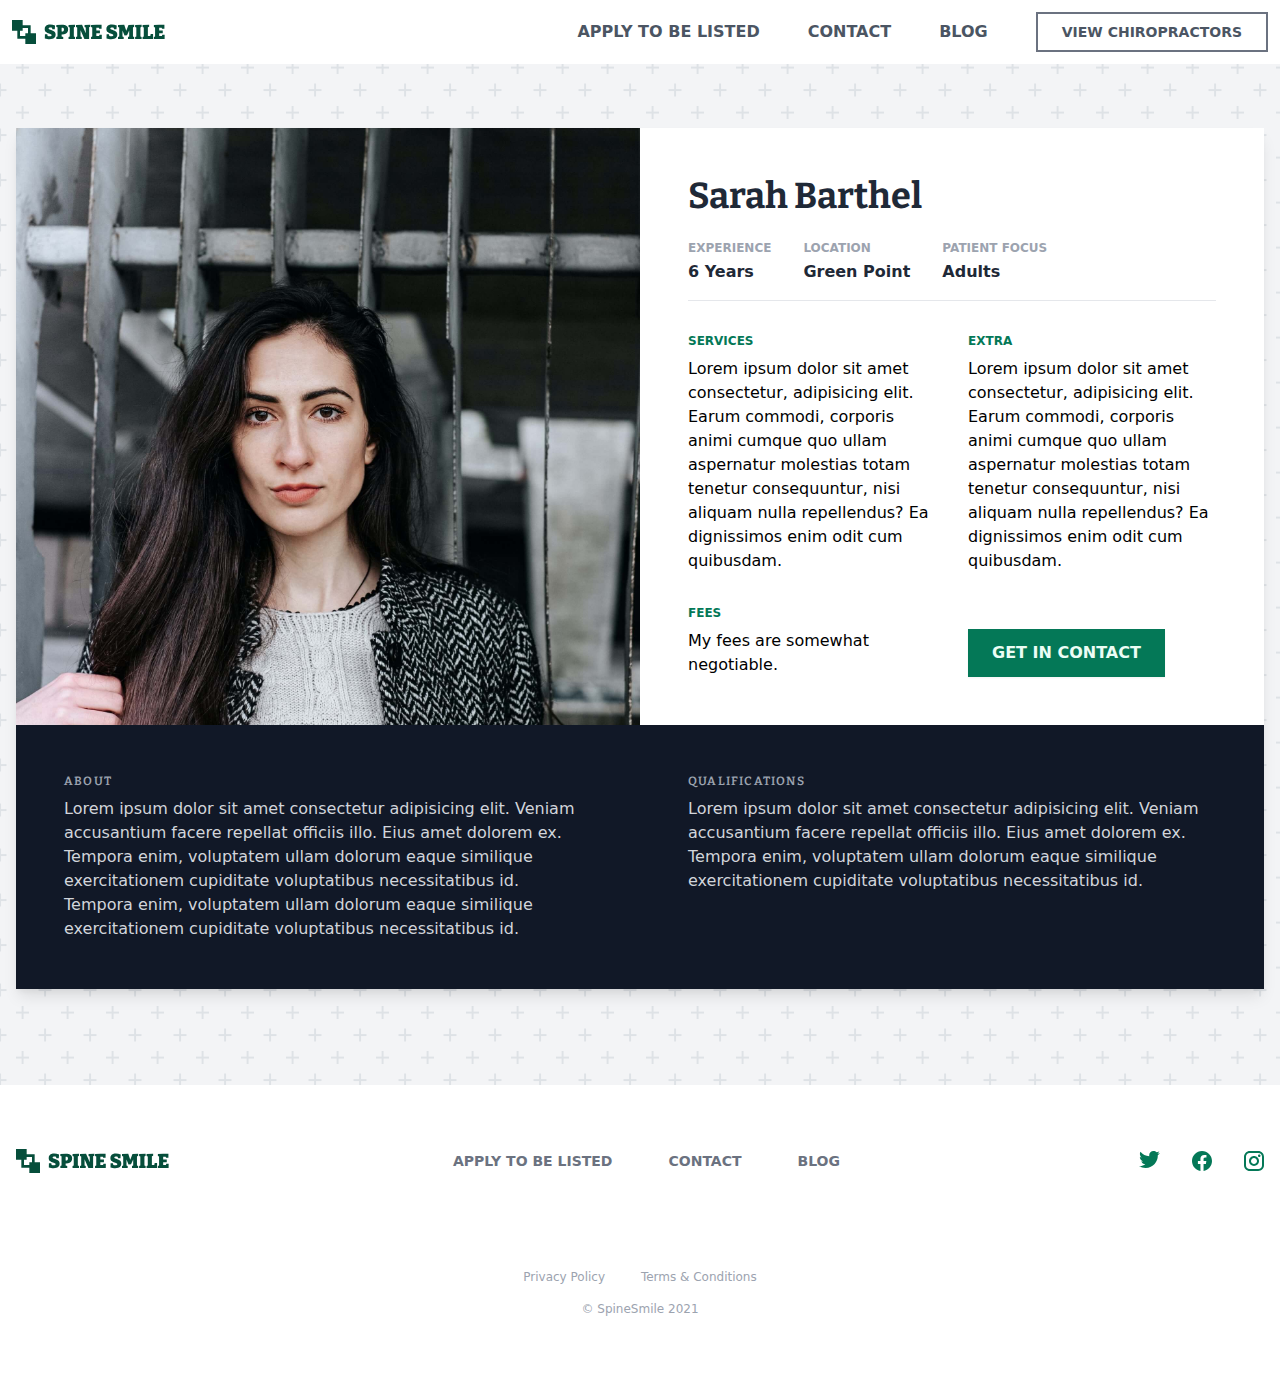
<file: chiropractors-sarah-barthel.html>
<!DOCTYPE html>
<html lang="en">

<head>
    <meta charset="UTF-8" />
    <meta content="IE=edge" http-equiv="X-UA-Compatible" />
    <meta name="viewport" content="width=device-width, initial-scale=1.0" />

    <!-- Meta Description -->
    <meta content="" name="description" />

    <!-- CSS Stylesheets -->
    <link rel="stylesheet" href="styles/index.css" />

    <!--Font Styles -->
    <link rel="preconnect" href="https://fonts.gstatic.com">
    <link href="https://fonts.googleapis.com/css2?family=Bitter:wght@400;500;600;700&display=swap" rel="stylesheet">

    <!--FAVICON-->
    <link href="images/spine-smile-favicon.ico" rel="icon" />
    <title>Spine Smile</title>
</head>

<body class="custom_bg-pattern">
<!-- Start of header -->
<header class="relative w-full z-50 bg-white">
    <nav class="max-w-screen-xl flex flex-row flex-wrap justify-between py-3 ml-auto mr-auto " role="navigation">
        <!-- COMPANY LOGO (SVG) -->
        <div class="flex items-center ml-3">
            <a href="/">
                <svg width="154" height="24" viewBox="0 0 154 24" fill="none" xmlns="http://www.w3.org/2000/svg">
                    <path
                        d="M36.64 8.46C36.64 8.79333 36.8067 9.06667 37.14 9.28C37.4733 9.48 37.9067 9.66667 38.44 9.84C38.9733 10.0133 39.5333 10.2133 40.12 10.44C40.72 10.6533 41.2867 10.9333 41.82 11.28C42.3533 11.6133 42.7867 12.0533 43.12 12.6C43.4533 13.1467 43.62 13.8467 43.62 14.7C43.62 15.7667 43.34 16.64 42.78 17.32C42.2333 18 41.4933 18.5067 40.56 18.84C39.64 19.16 38.62 19.32 37.5 19.32C36.74 19.32 35.96 19.2467 35.16 19.1C34.3733 18.9667 33.5933 18.76 32.82 18.48L32.92 14.18H35.26L35.66 15.96C36.3 16.2267 36.9733 16.36 37.68 16.36C38.2133 16.36 38.6667 16.2733 39.04 16.1C39.4267 15.9133 39.62 15.6267 39.62 15.24C39.62 14.92 39.4933 14.66 39.24 14.46C39 14.26 38.6733 14.0867 38.26 13.94C37.8467 13.78 37.3933 13.6267 36.9 13.48C36.4067 13.3333 35.9133 13.1533 35.42 12.94C34.9267 12.7267 34.4733 12.4533 34.06 12.12C33.6467 11.7867 33.3133 11.3733 33.06 10.88C32.82 10.3733 32.7 9.74667 32.7 9C32.7 7.97333 32.94 7.13333 33.42 6.48C33.9133 5.81333 34.5733 5.32 35.4 5C36.24 4.66667 37.18 4.5 38.22 4.5C39.7533 4.5 41.3667 4.80667 43.06 5.42L42.8 9.32H40.4L39.94 7.64C39.46 7.52 38.9733 7.46 38.48 7.46C37.9867 7.46 37.5533 7.54 37.18 7.7C36.82 7.86 36.64 8.11333 36.64 8.46ZM50.1555 14.38H49.6355V16.52L51.2355 17V19H44.3355V17L45.5355 16.54V7.34L44.3355 6.9V4.9L49.7155 4.8H51.0955C52.2821 4.8 53.2421 5.01333 53.9755 5.44C54.7221 5.85333 55.2688 6.40667 55.6155 7.1C55.9621 7.79333 56.1355 8.56 56.1355 9.4C56.1355 10.2933 55.9288 11.12 55.5155 11.88C55.1155 12.64 54.4755 13.2467 53.5955 13.7C52.7155 14.1533 51.5688 14.38 50.1555 14.38ZM50.4355 7.68H49.6355V11.48H50.1555C50.7688 11.48 51.2221 11.2933 51.5155 10.92C51.8221 10.5467 51.9755 10.0667 51.9755 9.48C51.9755 8.92 51.8421 8.48 51.5755 8.16C51.3221 7.84 50.9421 7.68 50.4355 7.68ZM63.0425 6.8L61.8425 7.38V16.52L63.0425 17V19H56.5425V17L57.7425 16.52V7.38L56.5425 6.9V4.9L63.0425 4.8V6.8ZM72.5634 4.9L78.3234 4.8V6.8L77.1234 7.36V19H72.3834L68.5634 10.36V16.52L69.7634 17V19H64.0034V17L65.2034 16.52V7.38L64.0034 6.9V4.9L70.0634 4.8L73.7634 13.14V7.38L72.5634 6.9V4.9ZM87.4225 14.78H89.8225L89.7825 19H79.0425V17L80.2425 16.52V7.38L79.0425 6.9V4.9L84.2425 4.8H89.5825V8.84H87.1825L86.8625 7.7H84.3425V10.4H87.9225V13.2H84.3425V16.1H87.1025L87.4225 14.78ZM98.3197 8.46C98.3197 8.79333 98.4864 9.06667 98.8197 9.28C99.153 9.48 99.5864 9.66667 100.12 9.84C100.653 10.0133 101.213 10.2133 101.8 10.44C102.4 10.6533 102.966 10.9333 103.5 11.28C104.033 11.6133 104.466 12.0533 104.8 12.6C105.133 13.1467 105.3 13.8467 105.3 14.7C105.3 15.7667 105.02 16.64 104.46 17.32C103.913 18 103.173 18.5067 102.24 18.84C101.32 19.16 100.3 19.32 99.1797 19.32C98.4197 19.32 97.6397 19.2467 96.8397 19.1C96.053 18.9667 95.273 18.76 94.4997 18.48L94.5997 14.18H96.9397L97.3397 15.96C97.9797 16.2267 98.653 16.36 99.3597 16.36C99.893 16.36 100.346 16.2733 100.72 16.1C101.106 15.9133 101.3 15.6267 101.3 15.24C101.3 14.92 101.173 14.66 100.92 14.46C100.68 14.26 100.353 14.0867 99.9397 13.94C99.5264 13.78 99.073 13.6267 98.5797 13.48C98.0864 13.3333 97.593 13.1533 97.0997 12.94C96.6064 12.7267 96.153 12.4533 95.7397 12.12C95.3264 11.7867 94.993 11.3733 94.7397 10.88C94.4997 10.3733 94.3797 9.74667 94.3797 9C94.3797 7.97333 94.6197 7.13333 95.0997 6.48C95.593 5.81333 96.253 5.32 97.0797 5C97.9197 4.66667 98.8597 4.5 99.8997 4.5C101.433 4.5 103.046 4.80667 104.74 5.42L104.48 9.32H102.08L101.62 7.64C101.14 7.52 100.653 7.46 100.16 7.46C99.6664 7.46 99.233 7.54 98.8597 7.7C98.4997 7.86 98.3197 8.11333 98.3197 8.46ZM122.155 6.8L120.955 7.38V16.52L122.155 17V19H115.995V17L117.195 16.54V10.5L115.035 15.34L112.535 15.44L110.475 10.48V16.54L111.695 17V19H106.015V17L107.215 16.52V7.38L106.015 6.9V4.9L112.235 4.8L114.275 10.7L116.475 4.9L122.155 4.8V6.8ZM129.625 6.8L128.425 7.38V16.52L129.625 17V19H123.125V17L124.325 16.52V7.38L123.125 6.9V4.9L129.625 4.8V6.8ZM138.685 14.1H141.085V19H130.585V17L131.785 16.52V7.38L130.585 6.9V4.9L137.145 4.8V6.8L135.885 7.36V16.1H138.265L138.685 14.1ZM150.255 14.78H152.655L152.615 19H141.875V17L143.075 16.52V7.38L141.875 6.9V4.9L147.075 4.8H152.415V8.84H150.015L149.695 7.7H147.175V10.4H150.755V13.2H147.175V16.1H149.935L150.255 14.78Z"
                        fill="#064E3B" />
                    <path fill-rule="evenodd" clip-rule="evenodd"
                        d="M0 0H10.6667V5.33333H18.6667V13.3333H24V24H13.3333V18.6667H5.33333V10.6667H0V0ZM16 13.3333H13.3333V16H8V10.6667H10.6667V8H16V13.3333Z"
                        fill="#064E3B" />
                </svg>
            </a>
        </div>
        <div class="inline-block h-8 mr-3 lg:hidden">
            <button id="nav_toggle" class="h-full w-full">
                <svg class="h-full w-auto" xmlns="http://www.w3.org/2000/svg" width="192" height="192" fill="black"
                    viewBox="0 0 256 256">
                    <rect width="256" height="256" fill="none"></rect>
                    <line x1="40" y1="128" x2="216" y2="128" stroke="black" stroke-linecap="round"
                        stroke-linejoin="round" stroke-width="16"></line>
                    <line x1="40" y1="64" x2="216" y2="64" stroke="black" stroke-linecap="round" stroke-linejoin="round"
                        stroke-width="16"></line>
                    <line x1="40" y1="192" x2="216" y2="192" stroke="black" stroke-linecap="round"
                        stroke-linejoin="round" stroke-width="16"></line>
                </svg>
            </button>
        </div>
        <div id="nav_content" class="w-full hidden py-8 mr-3 lg:flex lg:w-auto lg:py-0 lg:items-center">
            <ul class="flex flex-col ml-auto text-md text-gray-600 font-bold lg:flex-row">

                <li class="mx-6 w-mc transition-colors duration-300 hover:text-green-800 mb-4 lg:mb-0"><a
                        href="/apply-to-be-listed.html">APPLY TO BE LISTED</a></li>

                <li class="mx-6 w-mc transition-colors duration-300 hover:text-green-800 mb-4 lg:mb-0"><a
                        href="/contact.html">CONTACT</a></li>

                <li class="mx-6 w-mc transition-colors duration-300 hover:text-green-800 mb-4 lg:mb-0"><a
                        href="/blog.html">BLOG</a>
                </li>

            </ul>
            <a class="inline-block px-6 py-2 font-bold text-sm border-2 mt-2 lg:mt-0 text-gray-600 border-gray-500 ml-6 transition-colors duration-300  hover:text-green-800 hover:border-green-800"
                href="/chiropractors-camps-bay.html">VIEW CHIROPRACTORS</a>
        </div>
        </div>
    </nav>
</header>

    <!-- Profile container -->
    <section
        class="flex flex-col mx-4 lg:grid lg:grid-cols-2 mt-16 mb-24 2xl:max-w-screen-2xl 2xl:mx-auto shadow-lg bg-white">
        <!-- Pic and Main Info -->
        <div class="relative w-full h-64 lg:h-full">
            <img class="absolute h-full w-full object-cover" src="./images/chiro-1.jpg" alt="">
        </div>
        <div class="py-6 lg:py-12 mx-6 lg:mx-12">
            <h3 class="mb-6 text-3xl lg:text-4xl font-bold text-gray-800">Sarah Barthel</h3>
            <div class="flex gap-x-8 mb-4">
                <div>
                    <h4 class="uppercase font-semibold text-xs text-gray-400 mb-1">Experience</h4><span
                        class="font-xl font-bold text-gray-800">6
                        Years</span>
                </div>
                <div>
                    <h4 class="uppercase font-semibold text-xs text-gray-400 mb-1">Location</h4><span
                        class="font-xl font-bold text-gray-800">Green Point</span>
                </div>
                <div>
                    <h4 class="uppercase font-semibold text-xs text-gray-400 mb-1">Patient Focus</h4><span
                        class="font-xl font-bold text-gray-800">Adults</span>
                </div>
            </div>
            <hr class="mb-8">
            <div class="flex flex-col lg:grid lg:grid-cols-2 gap-8">
                <!--  1st column -->
                <div>
                    <h4 class="uppercase font-bold text-xs mb-2 text-green-700">Services</h4>
                    <p>Lorem ipsum dolor sit amet consectetur, adipisicing elit. Earum commodi, corporis animi
                        cumque
                        quo
                        ullam aspernatur molestias totam tenetur consequuntur, nisi aliquam nulla repellendus? Ea
                        dignissimos enim odit cum quibusdam.</p>
                </div>
                <div>
                    <h4 class="uppercase font-bold text-xs mb-2 text-green-700">Extra</h4>
                    <p>Lorem ipsum dolor sit amet consectetur, adipisicing elit. Earum commodi, corporis animi
                        cumque
                        quo
                        ullam aspernatur molestias totam tenetur consequuntur, nisi aliquam nulla repellendus? Ea
                        dignissimos enim odit cum quibusdam.</p>
                </div>
                <!--  2nd column -->
                <div>
                    <h4 class="uppercase font-bold text-xs mb-2 text-green-700">Fees</h4>
                    <p>My fees are somewhat negotiable.</p>
                </div>
                <div class="flex flex-col justify-end mb-8 lg:mb-0">
                    <a class="block w-mc h-auto uppercase font-semibold px-6 py-3 shadow-sm text-green-50 bg-green-700 transition-colors duration-300 hover:shadow-md hover:bg-green-800"
                        href="/contact.html">Get in contact</a>
                </div>
            </div>
        </div>
        <!--  detailed profile information -->
        </div>
        <div class="col-start-1 col-end-2 p-6 lg:p-12 bg-gray-900">
            <h3 class="uppercase font-semibold text-xs mb-2 tracking-widest text-gray-400">About</h3>
            <p class="max-w-prose text-gray-300">Lorem ipsum dolor sit amet consectetur adipisicing elit. Veniam
                accusantium facere
                repellat officiis
                illo. Eius amet dolorem ex. Tempora enim, voluptatem ullam dolorum eaque similique exercitationem
                cupiditate voluptatibus necessitatibus id. Tempora enim, voluptatem ullam dolorum eaque similique
                exercitationem
                cupiditate voluptatibus necessitatibus id.</p>
        </div>
        </div>
        <div class="col-start-2 col-end-3 p-6 pb-10 lg:pb-12 lg:p-12 bg-gray-900">
            <h3 class="uppercase font-semibold text-xs mb-2 tracking-widest text-gray-400">Qualifications</h3>
            <p class="max-w-prose text-gray-300">Lorem ipsum dolor sit amet consectetur adipisicing elit. Veniam
                accusantium facere
                repellat officiis
                illo. Eius amet dolorem ex. Tempora enim, voluptatem ullam dolorum eaque similique exercitationem
                cupiditate voluptatibus necessitatibus id.</p>
        </div>
    </section>

    <!--Footer links and social media-->
    <footer class="py-16 bg-white">
        <div class="flex flex-col lg:flex-row items-center justify-between mx-auto max-w-screen-xl">
            <div class="flex items-center">
                <!-- Logo SVG-->
                <a class="ml-4" href="/">
                    <svg width="154" height="24" viewBox="0 0 154 24" fill="none" xmlns="http://www.w3.org/2000/svg">
                        <path
                            d="M36.64 8.46C36.64 8.79333 36.8067 9.06667 37.14 9.28C37.4733 9.48 37.9067 9.66667 38.44 9.84C38.9733 10.0133 39.5333 10.2133 40.12 10.44C40.72 10.6533 41.2867 10.9333 41.82 11.28C42.3533 11.6133 42.7867 12.0533 43.12 12.6C43.4533 13.1467 43.62 13.8467 43.62 14.7C43.62 15.7667 43.34 16.64 42.78 17.32C42.2333 18 41.4933 18.5067 40.56 18.84C39.64 19.16 38.62 19.32 37.5 19.32C36.74 19.32 35.96 19.2467 35.16 19.1C34.3733 18.9667 33.5933 18.76 32.82 18.48L32.92 14.18H35.26L35.66 15.96C36.3 16.2267 36.9733 16.36 37.68 16.36C38.2133 16.36 38.6667 16.2733 39.04 16.1C39.4267 15.9133 39.62 15.6267 39.62 15.24C39.62 14.92 39.4933 14.66 39.24 14.46C39 14.26 38.6733 14.0867 38.26 13.94C37.8467 13.78 37.3933 13.6267 36.9 13.48C36.4067 13.3333 35.9133 13.1533 35.42 12.94C34.9267 12.7267 34.4733 12.4533 34.06 12.12C33.6467 11.7867 33.3133 11.3733 33.06 10.88C32.82 10.3733 32.7 9.74667 32.7 9C32.7 7.97333 32.94 7.13333 33.42 6.48C33.9133 5.81333 34.5733 5.32 35.4 5C36.24 4.66667 37.18 4.5 38.22 4.5C39.7533 4.5 41.3667 4.80667 43.06 5.42L42.8 9.32H40.4L39.94 7.64C39.46 7.52 38.9733 7.46 38.48 7.46C37.9867 7.46 37.5533 7.54 37.18 7.7C36.82 7.86 36.64 8.11333 36.64 8.46ZM50.1555 14.38H49.6355V16.52L51.2355 17V19H44.3355V17L45.5355 16.54V7.34L44.3355 6.9V4.9L49.7155 4.8H51.0955C52.2821 4.8 53.2421 5.01333 53.9755 5.44C54.7221 5.85333 55.2688 6.40667 55.6155 7.1C55.9621 7.79333 56.1355 8.56 56.1355 9.4C56.1355 10.2933 55.9288 11.12 55.5155 11.88C55.1155 12.64 54.4755 13.2467 53.5955 13.7C52.7155 14.1533 51.5688 14.38 50.1555 14.38ZM50.4355 7.68H49.6355V11.48H50.1555C50.7688 11.48 51.2221 11.2933 51.5155 10.92C51.8221 10.5467 51.9755 10.0667 51.9755 9.48C51.9755 8.92 51.8421 8.48 51.5755 8.16C51.3221 7.84 50.9421 7.68 50.4355 7.68ZM63.0425 6.8L61.8425 7.38V16.52L63.0425 17V19H56.5425V17L57.7425 16.52V7.38L56.5425 6.9V4.9L63.0425 4.8V6.8ZM72.5634 4.9L78.3234 4.8V6.8L77.1234 7.36V19H72.3834L68.5634 10.36V16.52L69.7634 17V19H64.0034V17L65.2034 16.52V7.38L64.0034 6.9V4.9L70.0634 4.8L73.7634 13.14V7.38L72.5634 6.9V4.9ZM87.4225 14.78H89.8225L89.7825 19H79.0425V17L80.2425 16.52V7.38L79.0425 6.9V4.9L84.2425 4.8H89.5825V8.84H87.1825L86.8625 7.7H84.3425V10.4H87.9225V13.2H84.3425V16.1H87.1025L87.4225 14.78ZM98.3197 8.46C98.3197 8.79333 98.4864 9.06667 98.8197 9.28C99.153 9.48 99.5864 9.66667 100.12 9.84C100.653 10.0133 101.213 10.2133 101.8 10.44C102.4 10.6533 102.966 10.9333 103.5 11.28C104.033 11.6133 104.466 12.0533 104.8 12.6C105.133 13.1467 105.3 13.8467 105.3 14.7C105.3 15.7667 105.02 16.64 104.46 17.32C103.913 18 103.173 18.5067 102.24 18.84C101.32 19.16 100.3 19.32 99.1797 19.32C98.4197 19.32 97.6397 19.2467 96.8397 19.1C96.053 18.9667 95.273 18.76 94.4997 18.48L94.5997 14.18H96.9397L97.3397 15.96C97.9797 16.2267 98.653 16.36 99.3597 16.36C99.893 16.36 100.346 16.2733 100.72 16.1C101.106 15.9133 101.3 15.6267 101.3 15.24C101.3 14.92 101.173 14.66 100.92 14.46C100.68 14.26 100.353 14.0867 99.9397 13.94C99.5264 13.78 99.073 13.6267 98.5797 13.48C98.0864 13.3333 97.593 13.1533 97.0997 12.94C96.6064 12.7267 96.153 12.4533 95.7397 12.12C95.3264 11.7867 94.993 11.3733 94.7397 10.88C94.4997 10.3733 94.3797 9.74667 94.3797 9C94.3797 7.97333 94.6197 7.13333 95.0997 6.48C95.593 5.81333 96.253 5.32 97.0797 5C97.9197 4.66667 98.8597 4.5 99.8997 4.5C101.433 4.5 103.046 4.80667 104.74 5.42L104.48 9.32H102.08L101.62 7.64C101.14 7.52 100.653 7.46 100.16 7.46C99.6664 7.46 99.233 7.54 98.8597 7.7C98.4997 7.86 98.3197 8.11333 98.3197 8.46ZM122.155 6.8L120.955 7.38V16.52L122.155 17V19H115.995V17L117.195 16.54V10.5L115.035 15.34L112.535 15.44L110.475 10.48V16.54L111.695 17V19H106.015V17L107.215 16.52V7.38L106.015 6.9V4.9L112.235 4.8L114.275 10.7L116.475 4.9L122.155 4.8V6.8ZM129.625 6.8L128.425 7.38V16.52L129.625 17V19H123.125V17L124.325 16.52V7.38L123.125 6.9V4.9L129.625 4.8V6.8ZM138.685 14.1H141.085V19H130.585V17L131.785 16.52V7.38L130.585 6.9V4.9L137.145 4.8V6.8L135.885 7.36V16.1H138.265L138.685 14.1ZM150.255 14.78H152.655L152.615 19H141.875V17L143.075 16.52V7.38L141.875 6.9V4.9L147.075 4.8H152.415V8.84H150.015L149.695 7.7H147.175V10.4H150.755V13.2H147.175V16.1H149.935L150.255 14.78Z"
                            fill="#064E3B" />
                        <path fill-rule="evenodd" clip-rule="evenodd"
                            d="M0 0H10.6667V5.33333H18.6667V13.3333H24V24H13.3333V18.6667H5.33333V10.6667H0V0ZM16 13.3333H13.3333V16H8V10.6667H10.6667V8H16V13.3333Z"
                            fill="#064E3B" />
                    </svg>
                </a>
            </div>
            <ul class="flex flex-col lg:flex-row items-center text-sm font-semibold text-gray-500 py-12 lg:py-0">
                <li class="mx-7 uppercase hover:text-gray-700 mb-2 lg:mb-0">
                    <a href="/apply-to-be-listed.html">Apply to Be Listed</a>
                </li>

                <li class="mx-7 uppercase hover:text-gray-700 mb-2 lg:mb-0">
                    <a href="/contact.html">CONTACT</a>
                </li>

                <li class="mx-7 uppercase hover:text-gray-700 mb-2 lg:mb-0">
                    <a href="/blog.html">BLOG</a>
                </li>

            </ul>
            <div class="flex text-green-700">
                <!-- Twitter Logo -->
                <a class="hover:text-green-900" href="/">
                    <svg class="mx-4 fill-current" width="21" height="17" viewBox="0 0 21 17" fill="none"
                        xmlns="http://www.w3.org/2000/svg">
                        <title>Twitter</title>
                        <path
                            d="M20.92 2C20.15 2.35 19.32 2.58 18.46 2.69C19.34 2.16 20.02 1.32 20.34 0.31C19.51 0.81 18.59 1.16 17.62 1.36C16.83 0.5 15.72 0 14.46 0C12.11 0 10.19 1.92 10.19 4.29C10.19 4.63 10.23 4.96 10.3 5.27C6.74 5.09 3.57 3.38 1.46 0.79C1.09 1.42 0.88 2.16 0.88 2.94C0.88 4.43 1.63 5.75 2.79 6.5C2.08 6.5 1.42 6.3 0.84 6V6.03C0.84 8.11 2.32 9.85 4.28 10.24C3.65073 10.4122 2.9901 10.4362 2.35 10.31C2.62161 11.1625 3.15354 11.9084 3.87102 12.4429C4.5885 12.9775 5.45545 13.2737 6.35 13.29C4.83363 14.4904 2.954 15.1393 1.02 15.13C0.68 15.13 0.34 15.11 0 15.07C1.9 16.29 4.16 17 6.58 17C14.46 17 18.79 10.46 18.79 4.79C18.79 4.6 18.79 4.42 18.78 4.23C19.62 3.63 20.34 2.87 20.92 2Z" />
                    </svg>
                </a>
                <!-- Facebook Logo -->
                <a class="hover:text-green-900" href="/">
                    <svg class="mx-4 fill-current" width="20" height="20" viewBox="0 0 20 20" fill="none"
                        xmlns="http://www.w3.org/2000/svg">
                        <title>Facebook</title>
                        <path
                            d="M10 0C4.5 0 0 4.49 0 10.02C0 15.02 3.66 19.17 8.44 19.92V12.92H5.9V10.02H8.44V7.81C8.44 5.3 9.93 3.92 12.22 3.92C13.31 3.92 14.45 4.11 14.45 4.11V6.58H13.19C11.95 6.58 11.56 7.35 11.56 8.14V10.02H14.34L13.89 12.92H11.56V19.92C13.9164 19.5478 16.0622 18.3455 17.6099 16.5301C19.1576 14.7146 20.0054 12.4056 20 10.02C20 4.49 15.5 0 10 0Z" />
                    </svg>
                </a>
                <!-- Instagram Logo -->
                <a class="hover:text-green-900" href="/">
                    <svg class="mx-4 fill-current" width="20" height="20" viewBox="0 0 20 20" fill="none"
                        xmlns="http://www.w3.org/2000/svg">
                        <title>Instagram</title>
                        <path
                            d="M5.8 0H14.2C17.4 0 20 2.6 20 5.8V14.2C20 15.7383 19.3889 17.2135 18.3012 18.3012C17.2135 19.3889 15.7383 20 14.2 20H5.8C2.6 20 0 17.4 0 14.2V5.8C0 4.26174 0.61107 2.78649 1.69878 1.69878C2.78649 0.61107 4.26174 0 5.8 0ZM5.6 2C4.64522 2 3.72955 2.37928 3.05442 3.05442C2.37928 3.72955 2 4.64522 2 5.6V14.4C2 16.39 3.61 18 5.6 18H14.4C15.3548 18 16.2705 17.6207 16.9456 16.9456C17.6207 16.2705 18 15.3548 18 14.4V5.6C18 3.61 16.39 2 14.4 2H5.6ZM15.25 3.5C15.5815 3.5 15.8995 3.6317 16.1339 3.86612C16.3683 4.10054 16.5 4.41848 16.5 4.75C16.5 5.08152 16.3683 5.39946 16.1339 5.63388C15.8995 5.8683 15.5815 6 15.25 6C14.9185 6 14.6005 5.8683 14.3661 5.63388C14.1317 5.39946 14 5.08152 14 4.75C14 4.41848 14.1317 4.10054 14.3661 3.86612C14.6005 3.6317 14.9185 3.5 15.25 3.5ZM10 5C11.3261 5 12.5979 5.52678 13.5355 6.46447C14.4732 7.40215 15 8.67392 15 10C15 11.3261 14.4732 12.5979 13.5355 13.5355C12.5979 14.4732 11.3261 15 10 15C8.67392 15 7.40215 14.4732 6.46447 13.5355C5.52678 12.5979 5 11.3261 5 10C5 8.67392 5.52678 7.40215 6.46447 6.46447C7.40215 5.52678 8.67392 5 10 5ZM10 7C9.20435 7 8.44129 7.31607 7.87868 7.87868C7.31607 8.44129 7 9.20435 7 10C7 10.7956 7.31607 11.5587 7.87868 12.1213C8.44129 12.6839 9.20435 13 10 13C10.7956 13 11.5587 12.6839 12.1213 12.1213C12.6839 11.5587 13 10.7956 13 10C13 9.20435 12.6839 8.44129 12.1213 7.87868C11.5587 7.31607 10.7956 7 10 7Z" />
                    </svg>
                </a>
            </div>
        </div>

        <!-- Fine Print-->
        <div class="flex flex-col items-center mt-24 text-xs text-gray-400">
            <div class="mb-4">
                <a class="mx-4 hover:text-gray-600" href="/privacy-policy.html" rel="nofollow">Privacy Policy</a>
                <a class="mx-4 hover:text-gray-600" href="/terms-and-conditions.html" rel="nofollow">Terms &amp;
                    Conditions</a>
            </div>
            <span>&copy; SpineSmile 2021</span>
        </div>
    </footer>

</body>

<script src="js/index.js"></script>

</html>
</file>
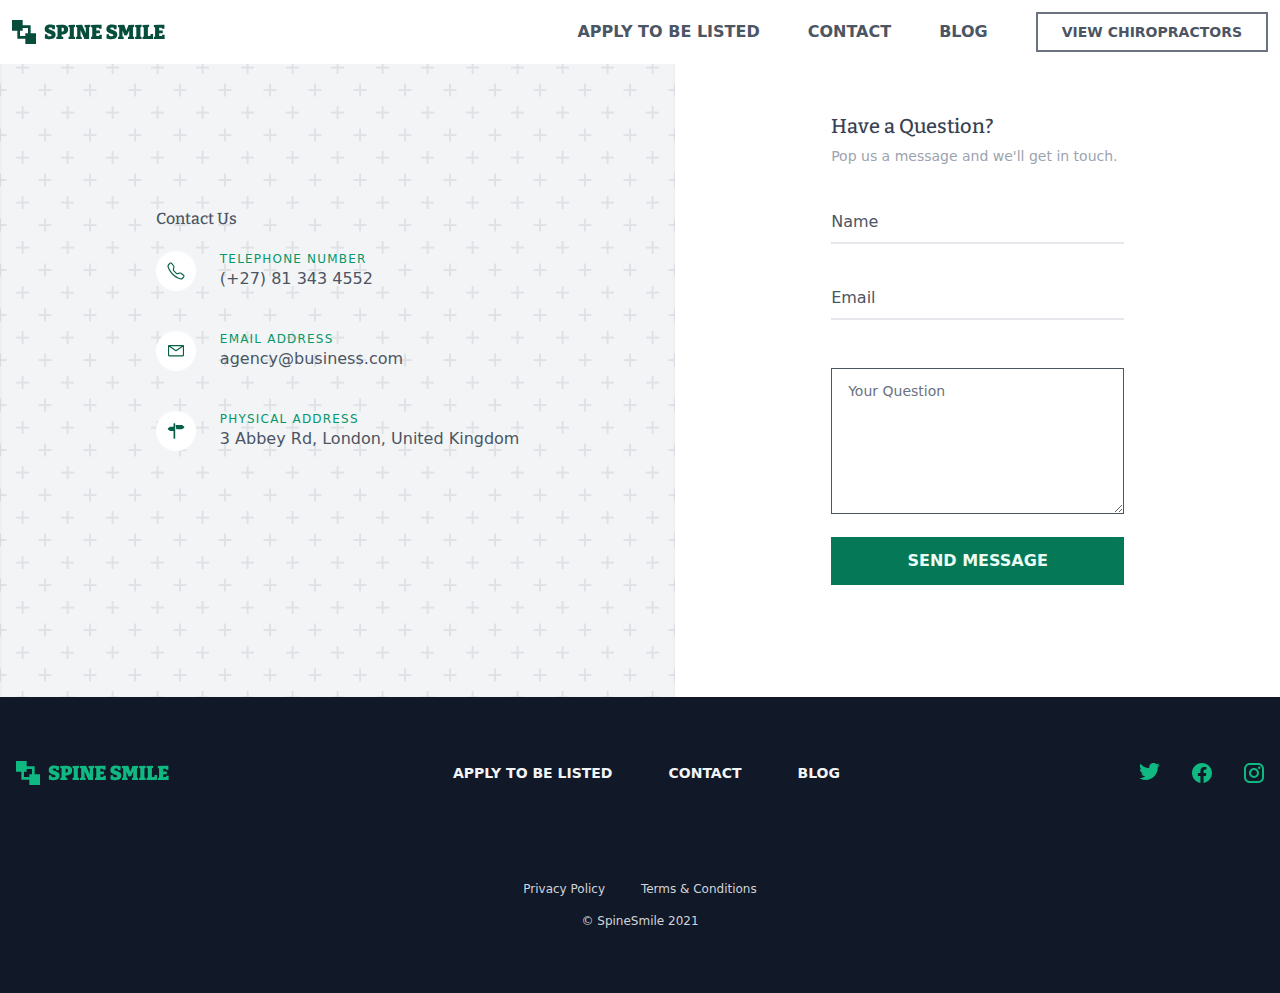
<file: contact.html>
<!DOCTYPE html>
<html lang="en">

<head>
  <meta charset="UTF-8" />
  <meta content="IE=edge" http-equiv="X-UA-Compatible" />
  <meta name="viewport" content="width=device-width, initial-scale=1.0" />

  <!-- Meta Description -->
  <meta content="" name="description" />

  <!-- CSS Stylesheets -->
  <link rel="stylesheet" href="styles/index.css" />

  <!--Font Styles -->
  <link rel="preconnect" href="https://fonts.gstatic.com">
  <link href="https://fonts.googleapis.com/css2?family=Bitter:wght@400;500;600;700&display=swap" rel="stylesheet">

  <!--FAVICON-->
  <link href="images/spine-smile-favicon.ico" rel="icon" />
  <title>Spine Smile</title>
</head>

<body>
  <!-- Start of header -->
  <header class="absolute w-full z-50 bg-white">
    <nav class="max-w-screen-xl flex flex-row flex-wrap justify-between my-3 ml-auto mr-auto " role="navigation">
      <!-- COMPANY LOGO (SVG) -->
      <div class="flex items-center ml-3">
        <a href="/">
          <svg width="154" height="24" viewBox="0 0 154 24" fill="none" xmlns="http://www.w3.org/2000/svg">
            <path
              d="M36.64 8.46C36.64 8.79333 36.8067 9.06667 37.14 9.28C37.4733 9.48 37.9067 9.66667 38.44 9.84C38.9733 10.0133 39.5333 10.2133 40.12 10.44C40.72 10.6533 41.2867 10.9333 41.82 11.28C42.3533 11.6133 42.7867 12.0533 43.12 12.6C43.4533 13.1467 43.62 13.8467 43.62 14.7C43.62 15.7667 43.34 16.64 42.78 17.32C42.2333 18 41.4933 18.5067 40.56 18.84C39.64 19.16 38.62 19.32 37.5 19.32C36.74 19.32 35.96 19.2467 35.16 19.1C34.3733 18.9667 33.5933 18.76 32.82 18.48L32.92 14.18H35.26L35.66 15.96C36.3 16.2267 36.9733 16.36 37.68 16.36C38.2133 16.36 38.6667 16.2733 39.04 16.1C39.4267 15.9133 39.62 15.6267 39.62 15.24C39.62 14.92 39.4933 14.66 39.24 14.46C39 14.26 38.6733 14.0867 38.26 13.94C37.8467 13.78 37.3933 13.6267 36.9 13.48C36.4067 13.3333 35.9133 13.1533 35.42 12.94C34.9267 12.7267 34.4733 12.4533 34.06 12.12C33.6467 11.7867 33.3133 11.3733 33.06 10.88C32.82 10.3733 32.7 9.74667 32.7 9C32.7 7.97333 32.94 7.13333 33.42 6.48C33.9133 5.81333 34.5733 5.32 35.4 5C36.24 4.66667 37.18 4.5 38.22 4.5C39.7533 4.5 41.3667 4.80667 43.06 5.42L42.8 9.32H40.4L39.94 7.64C39.46 7.52 38.9733 7.46 38.48 7.46C37.9867 7.46 37.5533 7.54 37.18 7.7C36.82 7.86 36.64 8.11333 36.64 8.46ZM50.1555 14.38H49.6355V16.52L51.2355 17V19H44.3355V17L45.5355 16.54V7.34L44.3355 6.9V4.9L49.7155 4.8H51.0955C52.2821 4.8 53.2421 5.01333 53.9755 5.44C54.7221 5.85333 55.2688 6.40667 55.6155 7.1C55.9621 7.79333 56.1355 8.56 56.1355 9.4C56.1355 10.2933 55.9288 11.12 55.5155 11.88C55.1155 12.64 54.4755 13.2467 53.5955 13.7C52.7155 14.1533 51.5688 14.38 50.1555 14.38ZM50.4355 7.68H49.6355V11.48H50.1555C50.7688 11.48 51.2221 11.2933 51.5155 10.92C51.8221 10.5467 51.9755 10.0667 51.9755 9.48C51.9755 8.92 51.8421 8.48 51.5755 8.16C51.3221 7.84 50.9421 7.68 50.4355 7.68ZM63.0425 6.8L61.8425 7.38V16.52L63.0425 17V19H56.5425V17L57.7425 16.52V7.38L56.5425 6.9V4.9L63.0425 4.8V6.8ZM72.5634 4.9L78.3234 4.8V6.8L77.1234 7.36V19H72.3834L68.5634 10.36V16.52L69.7634 17V19H64.0034V17L65.2034 16.52V7.38L64.0034 6.9V4.9L70.0634 4.8L73.7634 13.14V7.38L72.5634 6.9V4.9ZM87.4225 14.78H89.8225L89.7825 19H79.0425V17L80.2425 16.52V7.38L79.0425 6.9V4.9L84.2425 4.8H89.5825V8.84H87.1825L86.8625 7.7H84.3425V10.4H87.9225V13.2H84.3425V16.1H87.1025L87.4225 14.78ZM98.3197 8.46C98.3197 8.79333 98.4864 9.06667 98.8197 9.28C99.153 9.48 99.5864 9.66667 100.12 9.84C100.653 10.0133 101.213 10.2133 101.8 10.44C102.4 10.6533 102.966 10.9333 103.5 11.28C104.033 11.6133 104.466 12.0533 104.8 12.6C105.133 13.1467 105.3 13.8467 105.3 14.7C105.3 15.7667 105.02 16.64 104.46 17.32C103.913 18 103.173 18.5067 102.24 18.84C101.32 19.16 100.3 19.32 99.1797 19.32C98.4197 19.32 97.6397 19.2467 96.8397 19.1C96.053 18.9667 95.273 18.76 94.4997 18.48L94.5997 14.18H96.9397L97.3397 15.96C97.9797 16.2267 98.653 16.36 99.3597 16.36C99.893 16.36 100.346 16.2733 100.72 16.1C101.106 15.9133 101.3 15.6267 101.3 15.24C101.3 14.92 101.173 14.66 100.92 14.46C100.68 14.26 100.353 14.0867 99.9397 13.94C99.5264 13.78 99.073 13.6267 98.5797 13.48C98.0864 13.3333 97.593 13.1533 97.0997 12.94C96.6064 12.7267 96.153 12.4533 95.7397 12.12C95.3264 11.7867 94.993 11.3733 94.7397 10.88C94.4997 10.3733 94.3797 9.74667 94.3797 9C94.3797 7.97333 94.6197 7.13333 95.0997 6.48C95.593 5.81333 96.253 5.32 97.0797 5C97.9197 4.66667 98.8597 4.5 99.8997 4.5C101.433 4.5 103.046 4.80667 104.74 5.42L104.48 9.32H102.08L101.62 7.64C101.14 7.52 100.653 7.46 100.16 7.46C99.6664 7.46 99.233 7.54 98.8597 7.7C98.4997 7.86 98.3197 8.11333 98.3197 8.46ZM122.155 6.8L120.955 7.38V16.52L122.155 17V19H115.995V17L117.195 16.54V10.5L115.035 15.34L112.535 15.44L110.475 10.48V16.54L111.695 17V19H106.015V17L107.215 16.52V7.38L106.015 6.9V4.9L112.235 4.8L114.275 10.7L116.475 4.9L122.155 4.8V6.8ZM129.625 6.8L128.425 7.38V16.52L129.625 17V19H123.125V17L124.325 16.52V7.38L123.125 6.9V4.9L129.625 4.8V6.8ZM138.685 14.1H141.085V19H130.585V17L131.785 16.52V7.38L130.585 6.9V4.9L137.145 4.8V6.8L135.885 7.36V16.1H138.265L138.685 14.1ZM150.255 14.78H152.655L152.615 19H141.875V17L143.075 16.52V7.38L141.875 6.9V4.9L147.075 4.8H152.415V8.84H150.015L149.695 7.7H147.175V10.4H150.755V13.2H147.175V16.1H149.935L150.255 14.78Z"
              fill="#064E3B" />
            <path fill-rule="evenodd" clip-rule="evenodd"
              d="M0 0H10.6667V5.33333H18.6667V13.3333H24V24H13.3333V18.6667H5.33333V10.6667H0V0ZM16 13.3333H13.3333V16H8V10.6667H10.6667V8H16V13.3333Z"
              fill="#064E3B" />
          </svg>
        </a>
      </div>
      <div class="inline-block h-8 mr-3 lg:hidden">
        <button id="nav_toggle" class="h-full w-full">
          <svg class="h-full w-auto" xmlns="http://www.w3.org/2000/svg" width="192" height="192" fill="black"
            viewBox="0 0 256 256">
            <rect width="256" height="256" fill="none"></rect>
            <line x1="40" y1="128" x2="216" y2="128" stroke="black" stroke-linecap="round" stroke-linejoin="round"
              stroke-width="16"></line>
            <line x1="40" y1="64" x2="216" y2="64" stroke="black" stroke-linecap="round" stroke-linejoin="round"
              stroke-width="16"></line>
            <line x1="40" y1="192" x2="216" y2="192" stroke="black" stroke-linecap="round" stroke-linejoin="round"
              stroke-width="16"></line>
          </svg>
        </button>
      </div>
      <div id="nav_content" class="w-full hidden py-8 mr-3 lg:flex lg:w-auto lg:py-0 lg:items-center">
        <ul class="flex flex-col ml-auto text-md text-gray-600 font-bold lg:flex-row">

          <li class="mx-6 w-mc transition-colors duration-300 hover:text-green-800 mb-4 lg:mb-0"><a
              href="/apply-to-be-listed.html">APPLY TO BE LISTED</a></li>

          <li class="mx-6 w-mc transition-colors duration-300 hover:text-green-800 mb-4 lg:mb-0"><a
              href="/contact.html">CONTACT</a></li>

          <li class="mx-6 w-mc transition-colors duration-300 hover:text-green-800 mb-4 lg:mb-0"><a
              href="/blog.html">BLOG</a> </li>

        </ul>
        <a class="inline-block px-6 py-2 font-bold text-sm border-2 mt-2 lg:mt-0 text-gray-600 border-gray-500 ml-6 transition-colors duration-300  hover:text-green-800 hover:border-green-800"
          href="/chiropractors-camps-bay.html">VIEW CHIROPRACTORS</a>
      </div>
      </div>
    </nav>
  </header>

  <!-- Start of 'Contact' Landing -->
  <section>
    <!-- Contact Info + Form Container -->
    <div class="w-full lg:flex">
      <div
        class="custom_bg-pattern shadow-inner relative flex-grow justify-center px-8 lg:px-20 flex items-center py-20 lg:py-28">
        <!-- Contact Info -->
        <div>
          <h2 class="font-medium mb-5 text-gray-600">Contact Us</h2>
          <div>
            <div class="flex items-center mb-10">
              <div class="w-10 h-10 flex items-center justify-center p-2 rounded-full mr-6 bg-white">
                <svg class="text-green-800 fill-current" width="18" height="18" viewBox="0 0 18 18"
                  xmlns="http://www.w3.org/2000/svg">
                  <path
                    d="M4.3649 1.88322C4.30193 1.80222 4.22245 1.73554 4.13173 1.68762C4.04101 1.6397 3.94113 1.61162 3.83873 1.60527C3.73633 1.59891 3.63375 1.61442 3.5378 1.65075C3.44185 1.68709 3.35474 1.74342 3.28223 1.81602L2.1793 2.92002C1.6641 3.43628 1.47423 4.16695 1.6993 4.80802C2.63342 7.46144 4.15295 9.87052 6.14517 11.8566C8.13122 13.8487 10.5403 15.3683 13.1937 16.3024C13.8348 16.5275 14.5654 16.3376 15.0817 15.8224L16.1846 14.7195C16.2572 14.647 16.3136 14.5599 16.3499 14.4639C16.3862 14.368 16.4017 14.2654 16.3954 14.163C16.389 14.0606 16.361 13.9607 16.313 13.87C16.2651 13.7793 16.1984 13.6998 16.1174 13.6368L13.6566 11.7232C13.5701 11.6561 13.4694 11.6095 13.3623 11.587C13.2551 11.5644 13.1442 11.5665 13.038 11.5931L10.702 12.1766C10.3902 12.2545 10.0635 12.2503 9.75375 12.1645C9.44401 12.0788 9.16177 11.9142 8.9345 11.687L6.31477 9.06615C6.08732 8.83899 5.92258 8.5568 5.83659 8.24706C5.75061 7.93732 5.7463 7.61058 5.8241 7.29869L6.40863 4.96268C6.4352 4.85644 6.43729 4.74555 6.41475 4.63838C6.39221 4.53121 6.34562 4.43056 6.2785 4.34402L4.3649 1.88322ZM2.4769 1.01175C2.66356 0.82503 2.88781 0.680157 3.13475 0.58675C3.3817 0.493343 3.64569 0.453539 3.9092 0.469984C4.17271 0.486428 4.4297 0.558742 4.66312 0.682126C4.89654 0.80551 5.10103 0.977139 5.26303 1.18562L7.17663 3.64535C7.52757 4.09655 7.6513 4.68428 7.51263 5.23895L6.92917 7.57495C6.899 7.69594 6.90063 7.82268 6.9339 7.94286C6.96717 8.06303 7.03094 8.17256 7.11903 8.26082L9.73983 10.8816C9.82819 10.9699 9.93791 11.0338 10.0583 11.067C10.1787 11.1003 10.3056 11.1018 10.4268 11.0715L12.7617 10.488C13.0354 10.4196 13.3211 10.4143 13.5972 10.4725C13.8733 10.5307 14.1325 10.6509 14.3553 10.824L16.815 12.7376C17.6993 13.4256 17.7804 14.7323 16.9889 15.5227L15.886 16.6256C15.0966 17.415 13.9169 17.7616 12.8172 17.3744C10.0024 16.384 7.44679 14.7726 5.33983 12.6598C3.22707 10.5531 1.61568 7.99784 0.625166 5.18348C0.239033 4.08482 0.585699 2.90402 1.37503 2.11468L2.47797 1.01175H2.4769Z" />
                  </g>
                  <defs>
                    <clipPath id="clip0">
                      <rect width="17.0667" height="17.0667" fill="white" transform="translate(0.466797 0.466667)" />
                    </clipPath>
                  </defs>
                </svg>
              </div>
              <div>
                <span class="block text-xs font-medium text-green-600 uppercase tracking-widest">Telephone
                  Number</span>
                <span class="block font-medium text-gray-600"><a href="tel:+27813434552">(+27) 81 343 4552</a></span>
              </div>
            </div>
          </div>
          <div class="flex items-center mb-10">
            <div class="w-10 h-10 flex items-center justify-center p-2 rounded-full mr-6 bg-white">
              <svg class="text-green-800 fill-current" width="16" height="12" viewBox="0 0 16 12" fill="none"
                xmlns="http://www.w3.org/2000/svg">
                <path
                  d="M14.8571 0H1.14286C0.839753 0 0.549062 0.120408 0.334735 0.334735C0.120408 0.549062 0 0.839753 0 1.14286V10.2857C0 10.5888 0.120408 10.8795 0.334735 11.0938C0.549062 11.3082 0.839753 11.4286 1.14286 11.4286H14.8571C15.1602 11.4286 15.4509 11.3082 15.6653 11.0938C15.8796 10.8795 16 10.5888 16 10.2857V1.14286C16 0.839753 15.8796 0.549062 15.6653 0.334735C15.4509 0.120408 15.1602 0 14.8571 0V0ZM13.6 1.14286L8 5.01714L2.4 1.14286H13.6ZM1.14286 10.2857V1.66286L7.67429 6.18286C7.76994 6.24922 7.88358 6.28478 8 6.28478C8.11642 6.28478 8.23006 6.24922 8.32571 6.18286L14.8571 1.66286V10.2857H1.14286Z" />
              </svg>
            </div>
            <div>
              <span class="block text-xs font-medium text-green-600 uppercase tracking-widest">Email Address</span>
              <span class="block font-medium text-gray-600"><a href="mailto:accounting@business.com">
                  agency@business.com</a></span>
            </div>
          </div>
          <div class="flex items-center mb-10">
            <div class="w-10 h-10 flex items-center justify-center p-2 rounded-full mr-6 bg-white">
              <svg class="text-green-800 fill-current" width="18" height="18" viewBox="0 0 18 18" fill="none"
                xmlns="http://www.w3.org/2000/svg">
                <g clip-path="url(#clip0)">
                  <path
                    d="M17.4284 4.87413L15.4017 3.31253C15.264 3.22412 15.1142 3.15601 14.9571 3.11029C14.8006 3.05964 14.6377 3.03148 14.4733 3.02666H8.63987L9.32339 7.29333H14.4733C14.6132 7.29333 14.7881 7.26176 14.9562 7.2097C15.1244 7.15765 15.2865 7.08597 15.4008 7.00832L17.4275 5.44501C17.5427 5.36736 17.5999 5.2641 17.5999 5.16C17.5999 5.05589 17.5427 4.95264 17.4284 4.87413V4.87413ZM7.78654 1.32H6.9332C6.82004 1.32 6.71152 1.36495 6.6315 1.44496C6.55149 1.52498 6.50654 1.6335 6.50654 1.74666V4.73333H3.65982C3.51816 4.73333 3.34408 4.7649 3.17598 4.81781C3.00702 4.86901 2.84574 4.93984 2.73139 5.0192L0.704723 6.5808C0.589523 6.65845 0.533203 6.76256 0.533203 6.86666C0.533203 6.96992 0.589523 7.07317 0.704723 7.15253L2.73139 8.71584C2.84574 8.79349 3.00702 8.86517 3.17598 8.91637C3.34408 8.96842 3.51816 9 3.65982 9H6.50654V16.2533C6.50654 16.3665 6.55149 16.475 6.6315 16.555C6.71152 16.635 6.82004 16.68 6.9332 16.68H7.78654C7.8997 16.68 8.00822 16.635 8.08824 16.555C8.16825 16.475 8.2132 16.3665 8.2132 16.2533V1.74666C8.2132 1.6335 8.16825 1.52498 8.08824 1.44496C8.00822 1.36495 7.8997 1.32 7.78654 1.32V1.32Z" />
                </g>
                <defs>
                  <clipPath id="clip0">
                    <rect width="17.0667" height="17.0667" fill="white" transform="translate(0.533203 0.466667)" />
                  </clipPath>
                </defs>
              </svg>
            </div>
            <div>
              <span class="block text-xs font-medium text-green-600 uppercase tracking-widest">Physical Address</span>
              <span class="block font-medium text-gray-600">3 Abbey Rd, London, United Kingdom</span>
            </div>
          </div>
        </div>
      </div>
      <!-- Contact Form -->
      <div class="flex-grow justify-center bg-white px-8 lg:px-20 py-20 lg:py-28">
        <div class="flex justify-center">
          <div>
            <h2 class="text-xl lg:text-xl font-medium mb-1 text-gray-700">Have a Question?</h2>
            <span class="text-sm mb-4 text-gray-400">Pop us a message and we'll get in touch.</span>
            <!-- Form -->
            <form name="contact" netlify data-netlify="true" autocomplete="off" netlify-honeypot="bot-field">
              <p class="hidden">
                <label>Don’t fill this out if you’re human: <input name="bot-field" /></label>
              </p>
              <div class="input-animated">
                <input type="text" id="name" name="name" required pattern="\S+.*" placeholder="the placeholder" />
                <label htmlFor="name" class="label-name"><span class="content-name">Name</span></label>
              </div>
              <div class="input-animated">
                <input type="email" id="email" name="email" required placeholder="the placeholder" />
                <label htmlFor="email" class="label-email"><span class="content-email">Email</span></label>
              </div>
              <div>
                <textarea name="question" placeholder="Your Question" id="question" cols="30" rows="5" minLength="10"
                  maxLength="100" required></textarea>
              </div>
              <button type="submit" id="submit-button"
                class="w-full font-semibold uppercase text-center px-5 py-3 shadow-md my-4 lg:mb-0 focus:ring-4 focus:ring-blue-300  text-green-50 bg-green-700 transition-colors duration-300 hover:shadow-md hover:bg-green-800">Send
                Message</button>
              <span id="success"
                class="hidden absolute mt-2 px-4 py-2 font-medium border rounded-sm border-green-500 bg-green-100 text-green-600">Thanks!
                We'll be in touch soon.</span>
              <span id="error"
                class="hidden absolute mt-2 px-4 py-2 font-medium border rounded-sm border-red-500 bg-red-100 text-red-600">Whoops...
                Something went wrong.</span>
            </form>
          </div>
        </div>
      </div>
    </div>
  </section>

  <!--Footer links and social media-->
  <footer class="py-16 bg-gray-900">
    <div class="flex flex-col lg:flex-row items-center justify-between mx-auto max-w-screen-xl">
      <div class="flex items-center">
        <!-- Logo SVG-->
        <a class="ml-4" href="/">
          <svg class="fill-current text-green-500" width="154" height="24" viewBox="0 0 154 24" fill="none"
            xmlns="http://www.w3.org/2000/svg">
            <path
              d="M36.64 8.46C36.64 8.79333 36.8067 9.06667 37.14 9.28C37.4733 9.48 37.9067 9.66667 38.44 9.84C38.9733 10.0133 39.5333 10.2133 40.12 10.44C40.72 10.6533 41.2867 10.9333 41.82 11.28C42.3533 11.6133 42.7867 12.0533 43.12 12.6C43.4533 13.1467 43.62 13.8467 43.62 14.7C43.62 15.7667 43.34 16.64 42.78 17.32C42.2333 18 41.4933 18.5067 40.56 18.84C39.64 19.16 38.62 19.32 37.5 19.32C36.74 19.32 35.96 19.2467 35.16 19.1C34.3733 18.9667 33.5933 18.76 32.82 18.48L32.92 14.18H35.26L35.66 15.96C36.3 16.2267 36.9733 16.36 37.68 16.36C38.2133 16.36 38.6667 16.2733 39.04 16.1C39.4267 15.9133 39.62 15.6267 39.62 15.24C39.62 14.92 39.4933 14.66 39.24 14.46C39 14.26 38.6733 14.0867 38.26 13.94C37.8467 13.78 37.3933 13.6267 36.9 13.48C36.4067 13.3333 35.9133 13.1533 35.42 12.94C34.9267 12.7267 34.4733 12.4533 34.06 12.12C33.6467 11.7867 33.3133 11.3733 33.06 10.88C32.82 10.3733 32.7 9.74667 32.7 9C32.7 7.97333 32.94 7.13333 33.42 6.48C33.9133 5.81333 34.5733 5.32 35.4 5C36.24 4.66667 37.18 4.5 38.22 4.5C39.7533 4.5 41.3667 4.80667 43.06 5.42L42.8 9.32H40.4L39.94 7.64C39.46 7.52 38.9733 7.46 38.48 7.46C37.9867 7.46 37.5533 7.54 37.18 7.7C36.82 7.86 36.64 8.11333 36.64 8.46ZM50.1555 14.38H49.6355V16.52L51.2355 17V19H44.3355V17L45.5355 16.54V7.34L44.3355 6.9V4.9L49.7155 4.8H51.0955C52.2821 4.8 53.2421 5.01333 53.9755 5.44C54.7221 5.85333 55.2688 6.40667 55.6155 7.1C55.9621 7.79333 56.1355 8.56 56.1355 9.4C56.1355 10.2933 55.9288 11.12 55.5155 11.88C55.1155 12.64 54.4755 13.2467 53.5955 13.7C52.7155 14.1533 51.5688 14.38 50.1555 14.38ZM50.4355 7.68H49.6355V11.48H50.1555C50.7688 11.48 51.2221 11.2933 51.5155 10.92C51.8221 10.5467 51.9755 10.0667 51.9755 9.48C51.9755 8.92 51.8421 8.48 51.5755 8.16C51.3221 7.84 50.9421 7.68 50.4355 7.68ZM63.0425 6.8L61.8425 7.38V16.52L63.0425 17V19H56.5425V17L57.7425 16.52V7.38L56.5425 6.9V4.9L63.0425 4.8V6.8ZM72.5634 4.9L78.3234 4.8V6.8L77.1234 7.36V19H72.3834L68.5634 10.36V16.52L69.7634 17V19H64.0034V17L65.2034 16.52V7.38L64.0034 6.9V4.9L70.0634 4.8L73.7634 13.14V7.38L72.5634 6.9V4.9ZM87.4225 14.78H89.8225L89.7825 19H79.0425V17L80.2425 16.52V7.38L79.0425 6.9V4.9L84.2425 4.8H89.5825V8.84H87.1825L86.8625 7.7H84.3425V10.4H87.9225V13.2H84.3425V16.1H87.1025L87.4225 14.78ZM98.3197 8.46C98.3197 8.79333 98.4864 9.06667 98.8197 9.28C99.153 9.48 99.5864 9.66667 100.12 9.84C100.653 10.0133 101.213 10.2133 101.8 10.44C102.4 10.6533 102.966 10.9333 103.5 11.28C104.033 11.6133 104.466 12.0533 104.8 12.6C105.133 13.1467 105.3 13.8467 105.3 14.7C105.3 15.7667 105.02 16.64 104.46 17.32C103.913 18 103.173 18.5067 102.24 18.84C101.32 19.16 100.3 19.32 99.1797 19.32C98.4197 19.32 97.6397 19.2467 96.8397 19.1C96.053 18.9667 95.273 18.76 94.4997 18.48L94.5997 14.18H96.9397L97.3397 15.96C97.9797 16.2267 98.653 16.36 99.3597 16.36C99.893 16.36 100.346 16.2733 100.72 16.1C101.106 15.9133 101.3 15.6267 101.3 15.24C101.3 14.92 101.173 14.66 100.92 14.46C100.68 14.26 100.353 14.0867 99.9397 13.94C99.5264 13.78 99.073 13.6267 98.5797 13.48C98.0864 13.3333 97.593 13.1533 97.0997 12.94C96.6064 12.7267 96.153 12.4533 95.7397 12.12C95.3264 11.7867 94.993 11.3733 94.7397 10.88C94.4997 10.3733 94.3797 9.74667 94.3797 9C94.3797 7.97333 94.6197 7.13333 95.0997 6.48C95.593 5.81333 96.253 5.32 97.0797 5C97.9197 4.66667 98.8597 4.5 99.8997 4.5C101.433 4.5 103.046 4.80667 104.74 5.42L104.48 9.32H102.08L101.62 7.64C101.14 7.52 100.653 7.46 100.16 7.46C99.6664 7.46 99.233 7.54 98.8597 7.7C98.4997 7.86 98.3197 8.11333 98.3197 8.46ZM122.155 6.8L120.955 7.38V16.52L122.155 17V19H115.995V17L117.195 16.54V10.5L115.035 15.34L112.535 15.44L110.475 10.48V16.54L111.695 17V19H106.015V17L107.215 16.52V7.38L106.015 6.9V4.9L112.235 4.8L114.275 10.7L116.475 4.9L122.155 4.8V6.8ZM129.625 6.8L128.425 7.38V16.52L129.625 17V19H123.125V17L124.325 16.52V7.38L123.125 6.9V4.9L129.625 4.8V6.8ZM138.685 14.1H141.085V19H130.585V17L131.785 16.52V7.38L130.585 6.9V4.9L137.145 4.8V6.8L135.885 7.36V16.1H138.265L138.685 14.1ZM150.255 14.78H152.655L152.615 19H141.875V17L143.075 16.52V7.38L141.875 6.9V4.9L147.075 4.8H152.415V8.84H150.015L149.695 7.7H147.175V10.4H150.755V13.2H147.175V16.1H149.935L150.255 14.78Z" />
            <path fill-rule="evenodd" clip-rule="evenodd"
              d="M0 0H10.6667V5.33333H18.6667V13.3333H24V24H13.3333V18.6667H5.33333V10.6667H0V0ZM16 13.3333H13.3333V16H8V10.6667H10.6667V8H16V13.3333Z" />
          </svg>
        </a>
      </div>
      <ul class="flex flex-col lg:flex-row items-center text-sm font-semibold text-gray-100 py-12 lg:py-0">
        <li class="mx-7 uppercase hover:text-gray-200 mb-2 lg:mb-0">
          <a href="/apply-to-be-listed.html">Apply to Be Listed</a>
        </li>

        <li class="mx-7 uppercase hover:text-gray-200 mb-2 lg:mb-0">
          <a href="/contact.html">CONTACT</a>
        </li>

        <li class="mx-7 uppercase hover:text-gray-200 mb-2 lg:mb-0">
          <a href="/blog.html">BLOG</a>
        </li>

      </ul>
      <div class="flex text-green-500">
        <!-- Twitter Logo -->
        <a class="hover:text-green-700" href="/">
          <svg class="mx-4 fill-current" width="21" height="17" viewBox="0 0 21 17" fill="none"
            xmlns="http://www.w3.org/2000/svg">
            <title>Twitter</title>
            <path
              d="M20.92 2C20.15 2.35 19.32 2.58 18.46 2.69C19.34 2.16 20.02 1.32 20.34 0.31C19.51 0.81 18.59 1.16 17.62 1.36C16.83 0.5 15.72 0 14.46 0C12.11 0 10.19 1.92 10.19 4.29C10.19 4.63 10.23 4.96 10.3 5.27C6.74 5.09 3.57 3.38 1.46 0.79C1.09 1.42 0.88 2.16 0.88 2.94C0.88 4.43 1.63 5.75 2.79 6.5C2.08 6.5 1.42 6.3 0.84 6V6.03C0.84 8.11 2.32 9.85 4.28 10.24C3.65073 10.4122 2.9901 10.4362 2.35 10.31C2.62161 11.1625 3.15354 11.9084 3.87102 12.4429C4.5885 12.9775 5.45545 13.2737 6.35 13.29C4.83363 14.4904 2.954 15.1393 1.02 15.13C0.68 15.13 0.34 15.11 0 15.07C1.9 16.29 4.16 17 6.58 17C14.46 17 18.79 10.46 18.79 4.79C18.79 4.6 18.79 4.42 18.78 4.23C19.62 3.63 20.34 2.87 20.92 2Z" />
          </svg>
        </a>
        <!-- Facebook Logo -->
        <a class="hover:text-green-700" href="/">
          <svg class="mx-4 fill-current" width="20" height="20" viewBox="0 0 20 20" fill="none"
            xmlns="http://www.w3.org/2000/svg">
            <title>Facebook</title>
            <path
              d="M10 0C4.5 0 0 4.49 0 10.02C0 15.02 3.66 19.17 8.44 19.92V12.92H5.9V10.02H8.44V7.81C8.44 5.3 9.93 3.92 12.22 3.92C13.31 3.92 14.45 4.11 14.45 4.11V6.58H13.19C11.95 6.58 11.56 7.35 11.56 8.14V10.02H14.34L13.89 12.92H11.56V19.92C13.9164 19.5478 16.0622 18.3455 17.6099 16.5301C19.1576 14.7146 20.0054 12.4056 20 10.02C20 4.49 15.5 0 10 0Z" />
          </svg>
        </a>
        <!-- Instagram Logo -->
        <a class="hover:text-green-700" href="/">
          <svg class="mx-4 fill-current" width="20" height="20" viewBox="0 0 20 20" fill="none"
            xmlns="http://www.w3.org/2000/svg">
            <title>Instagram</title>
            <path
              d="M5.8 0H14.2C17.4 0 20 2.6 20 5.8V14.2C20 15.7383 19.3889 17.2135 18.3012 18.3012C17.2135 19.3889 15.7383 20 14.2 20H5.8C2.6 20 0 17.4 0 14.2V5.8C0 4.26174 0.61107 2.78649 1.69878 1.69878C2.78649 0.61107 4.26174 0 5.8 0ZM5.6 2C4.64522 2 3.72955 2.37928 3.05442 3.05442C2.37928 3.72955 2 4.64522 2 5.6V14.4C2 16.39 3.61 18 5.6 18H14.4C15.3548 18 16.2705 17.6207 16.9456 16.9456C17.6207 16.2705 18 15.3548 18 14.4V5.6C18 3.61 16.39 2 14.4 2H5.6ZM15.25 3.5C15.5815 3.5 15.8995 3.6317 16.1339 3.86612C16.3683 4.10054 16.5 4.41848 16.5 4.75C16.5 5.08152 16.3683 5.39946 16.1339 5.63388C15.8995 5.8683 15.5815 6 15.25 6C14.9185 6 14.6005 5.8683 14.3661 5.63388C14.1317 5.39946 14 5.08152 14 4.75C14 4.41848 14.1317 4.10054 14.3661 3.86612C14.6005 3.6317 14.9185 3.5 15.25 3.5ZM10 5C11.3261 5 12.5979 5.52678 13.5355 6.46447C14.4732 7.40215 15 8.67392 15 10C15 11.3261 14.4732 12.5979 13.5355 13.5355C12.5979 14.4732 11.3261 15 10 15C8.67392 15 7.40215 14.4732 6.46447 13.5355C5.52678 12.5979 5 11.3261 5 10C5 8.67392 5.52678 7.40215 6.46447 6.46447C7.40215 5.52678 8.67392 5 10 5ZM10 7C9.20435 7 8.44129 7.31607 7.87868 7.87868C7.31607 8.44129 7 9.20435 7 10C7 10.7956 7.31607 11.5587 7.87868 12.1213C8.44129 12.6839 9.20435 13 10 13C10.7956 13 11.5587 12.6839 12.1213 12.1213C12.6839 11.5587 13 10.7956 13 10C13 9.20435 12.6839 8.44129 12.1213 7.87868C11.5587 7.31607 10.7956 7 10 7Z" />
          </svg>
        </a>
      </div>
    </div>

    <!-- Fine Print-->
    <div class="flex flex-col items-center mt-24 text-xs text-gray-300">
      <div class="mb-4">
        <a class="mx-4 hover:text-gray-400" href="/privacy-policy.html" rel="nofollow">Privacy
          Policy</a>
        <a class="mx-4 hover:text-gray-400" href="/terms-and-conditions.html" rel="nofollow">Terms
          &amp;
          Conditions</a>
      </div>
      <span>&copy; SpineSmile 2021</span>
    </div>
  </footer>

</body>

<script src="js/index.js"></script>
<script src="js/form.js"></script>

</html>
</file>
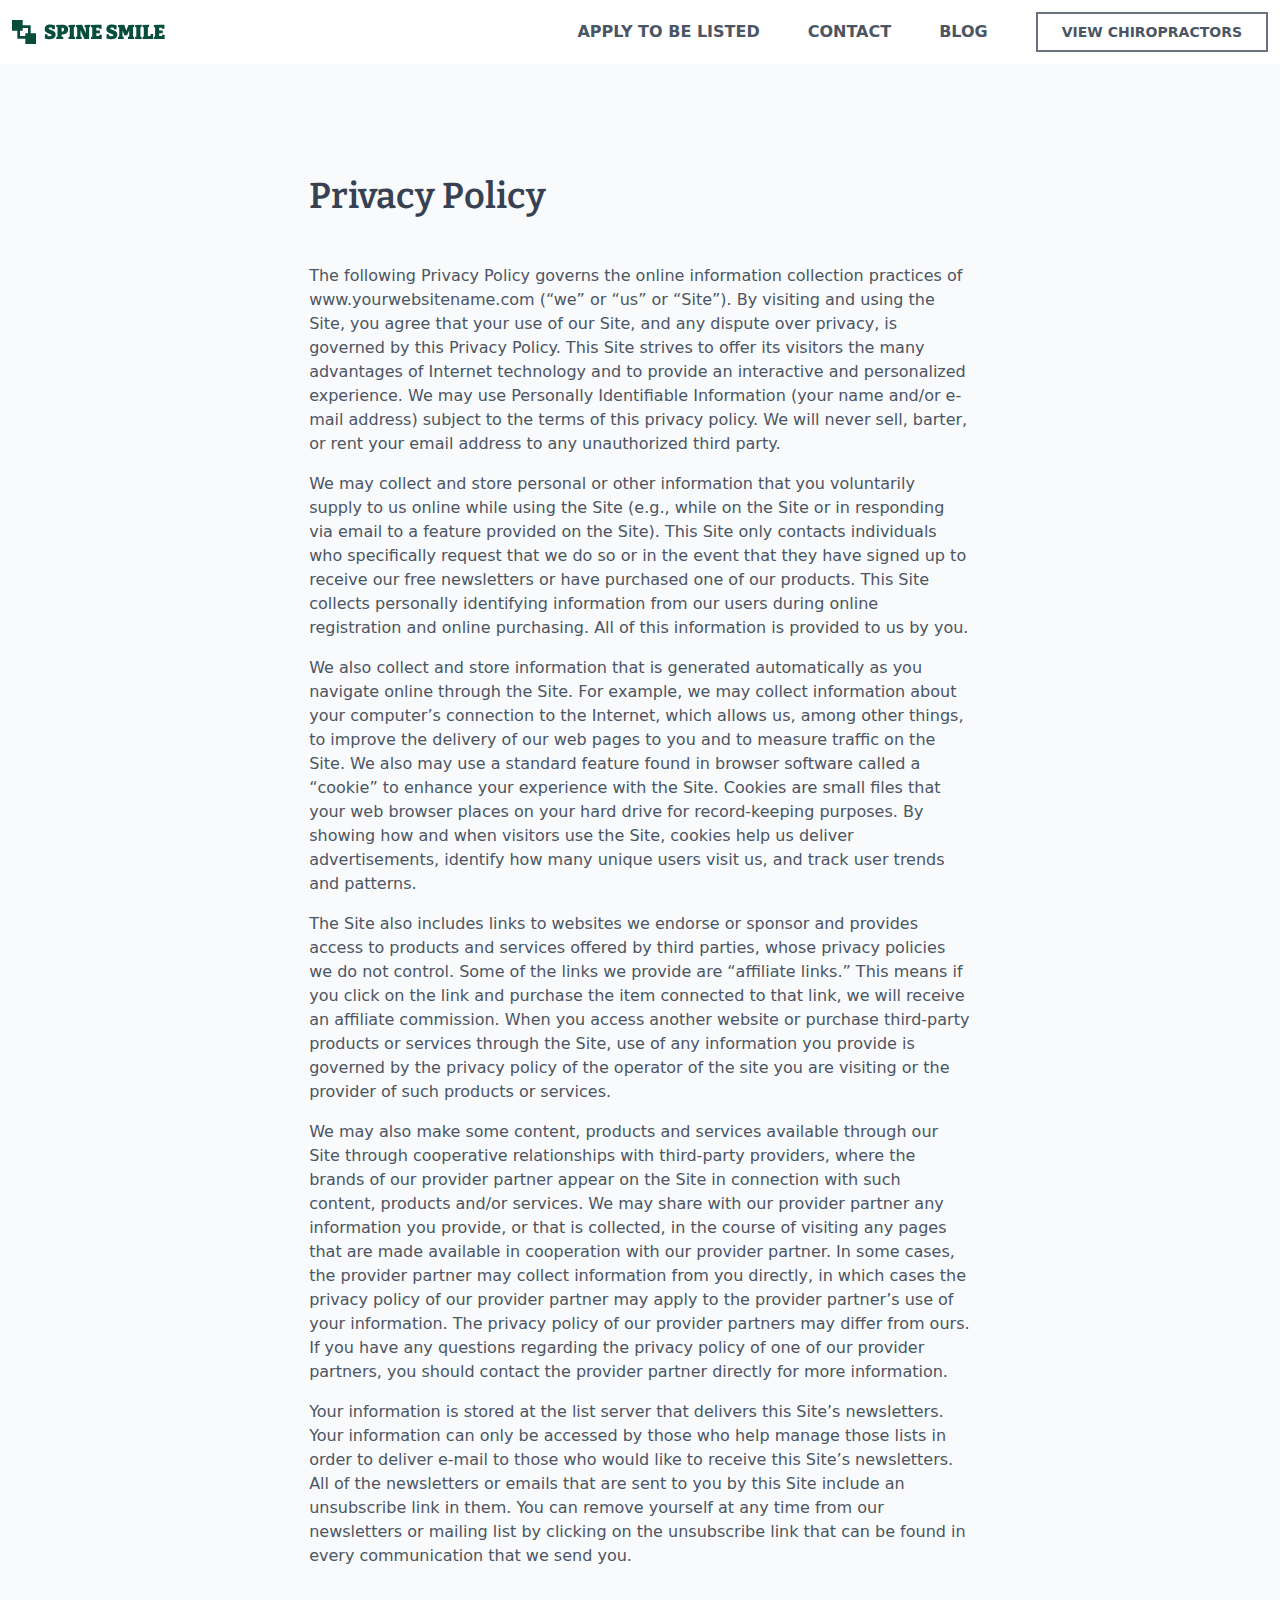
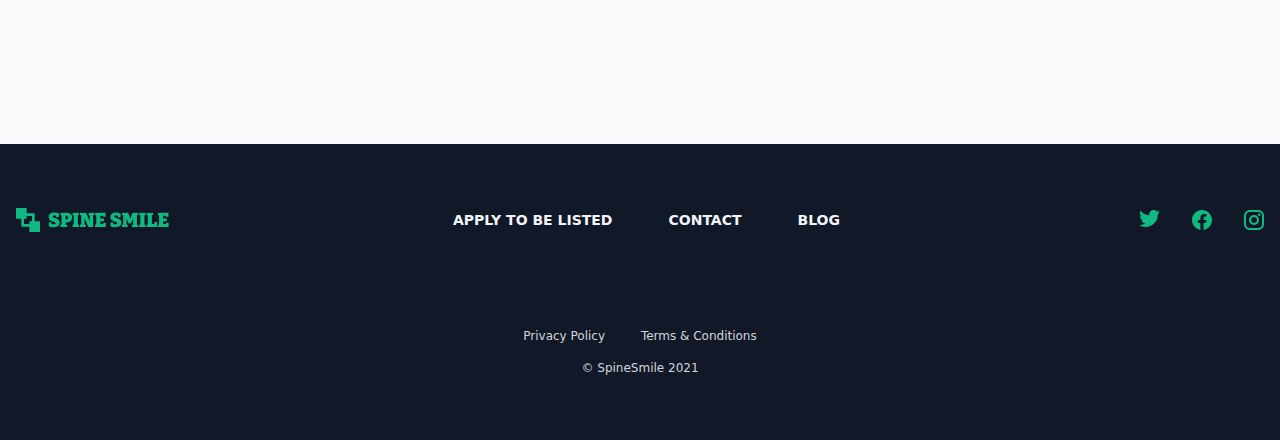
<file: privacy-policy.html>
<!DOCTYPE html>
<html lang="en">

<head>
  <meta charset="UTF-8" />
  <meta content="IE=edge" http-equiv="X-UA-Compatible" />
  <meta name="viewport" content="width=device-width, initial-scale=1.0" />

  <!-- Meta Description -->
  <meta content="" name="description" />

  <!-- CSS Stylesheets -->
  <link rel="stylesheet" href="styles/index.css" />

  <!--Font Styles -->
  <link rel="preconnect" href="https://fonts.gstatic.com">
  <link href="https://fonts.googleapis.com/css2?family=Bitter:wght@400;500;600;700&display=swap" rel="stylesheet">

  <!--FAVICON-->
  <link href="images/spine-smile-favicon.ico" rel="icon" />
  <title>Spine Smile</title>
</head>

<body>
  <!-- Start of header -->
  <header class="relative w-full z-50 bg-white">
    <nav class="max-w-screen-xl flex flex-row flex-wrap justify-between py-3 ml-auto mr-auto " role="navigation">
      <!-- COMPANY LOGO (SVG) -->
      <div class="flex items-center ml-3">
        <a href="/">
          <svg width="154" height="24" viewBox="0 0 154 24" fill="none" xmlns="http://www.w3.org/2000/svg">
            <path
              d="M36.64 8.46C36.64 8.79333 36.8067 9.06667 37.14 9.28C37.4733 9.48 37.9067 9.66667 38.44 9.84C38.9733 10.0133 39.5333 10.2133 40.12 10.44C40.72 10.6533 41.2867 10.9333 41.82 11.28C42.3533 11.6133 42.7867 12.0533 43.12 12.6C43.4533 13.1467 43.62 13.8467 43.62 14.7C43.62 15.7667 43.34 16.64 42.78 17.32C42.2333 18 41.4933 18.5067 40.56 18.84C39.64 19.16 38.62 19.32 37.5 19.32C36.74 19.32 35.96 19.2467 35.16 19.1C34.3733 18.9667 33.5933 18.76 32.82 18.48L32.92 14.18H35.26L35.66 15.96C36.3 16.2267 36.9733 16.36 37.68 16.36C38.2133 16.36 38.6667 16.2733 39.04 16.1C39.4267 15.9133 39.62 15.6267 39.62 15.24C39.62 14.92 39.4933 14.66 39.24 14.46C39 14.26 38.6733 14.0867 38.26 13.94C37.8467 13.78 37.3933 13.6267 36.9 13.48C36.4067 13.3333 35.9133 13.1533 35.42 12.94C34.9267 12.7267 34.4733 12.4533 34.06 12.12C33.6467 11.7867 33.3133 11.3733 33.06 10.88C32.82 10.3733 32.7 9.74667 32.7 9C32.7 7.97333 32.94 7.13333 33.42 6.48C33.9133 5.81333 34.5733 5.32 35.4 5C36.24 4.66667 37.18 4.5 38.22 4.5C39.7533 4.5 41.3667 4.80667 43.06 5.42L42.8 9.32H40.4L39.94 7.64C39.46 7.52 38.9733 7.46 38.48 7.46C37.9867 7.46 37.5533 7.54 37.18 7.7C36.82 7.86 36.64 8.11333 36.64 8.46ZM50.1555 14.38H49.6355V16.52L51.2355 17V19H44.3355V17L45.5355 16.54V7.34L44.3355 6.9V4.9L49.7155 4.8H51.0955C52.2821 4.8 53.2421 5.01333 53.9755 5.44C54.7221 5.85333 55.2688 6.40667 55.6155 7.1C55.9621 7.79333 56.1355 8.56 56.1355 9.4C56.1355 10.2933 55.9288 11.12 55.5155 11.88C55.1155 12.64 54.4755 13.2467 53.5955 13.7C52.7155 14.1533 51.5688 14.38 50.1555 14.38ZM50.4355 7.68H49.6355V11.48H50.1555C50.7688 11.48 51.2221 11.2933 51.5155 10.92C51.8221 10.5467 51.9755 10.0667 51.9755 9.48C51.9755 8.92 51.8421 8.48 51.5755 8.16C51.3221 7.84 50.9421 7.68 50.4355 7.68ZM63.0425 6.8L61.8425 7.38V16.52L63.0425 17V19H56.5425V17L57.7425 16.52V7.38L56.5425 6.9V4.9L63.0425 4.8V6.8ZM72.5634 4.9L78.3234 4.8V6.8L77.1234 7.36V19H72.3834L68.5634 10.36V16.52L69.7634 17V19H64.0034V17L65.2034 16.52V7.38L64.0034 6.9V4.9L70.0634 4.8L73.7634 13.14V7.38L72.5634 6.9V4.9ZM87.4225 14.78H89.8225L89.7825 19H79.0425V17L80.2425 16.52V7.38L79.0425 6.9V4.9L84.2425 4.8H89.5825V8.84H87.1825L86.8625 7.7H84.3425V10.4H87.9225V13.2H84.3425V16.1H87.1025L87.4225 14.78ZM98.3197 8.46C98.3197 8.79333 98.4864 9.06667 98.8197 9.28C99.153 9.48 99.5864 9.66667 100.12 9.84C100.653 10.0133 101.213 10.2133 101.8 10.44C102.4 10.6533 102.966 10.9333 103.5 11.28C104.033 11.6133 104.466 12.0533 104.8 12.6C105.133 13.1467 105.3 13.8467 105.3 14.7C105.3 15.7667 105.02 16.64 104.46 17.32C103.913 18 103.173 18.5067 102.24 18.84C101.32 19.16 100.3 19.32 99.1797 19.32C98.4197 19.32 97.6397 19.2467 96.8397 19.1C96.053 18.9667 95.273 18.76 94.4997 18.48L94.5997 14.18H96.9397L97.3397 15.96C97.9797 16.2267 98.653 16.36 99.3597 16.36C99.893 16.36 100.346 16.2733 100.72 16.1C101.106 15.9133 101.3 15.6267 101.3 15.24C101.3 14.92 101.173 14.66 100.92 14.46C100.68 14.26 100.353 14.0867 99.9397 13.94C99.5264 13.78 99.073 13.6267 98.5797 13.48C98.0864 13.3333 97.593 13.1533 97.0997 12.94C96.6064 12.7267 96.153 12.4533 95.7397 12.12C95.3264 11.7867 94.993 11.3733 94.7397 10.88C94.4997 10.3733 94.3797 9.74667 94.3797 9C94.3797 7.97333 94.6197 7.13333 95.0997 6.48C95.593 5.81333 96.253 5.32 97.0797 5C97.9197 4.66667 98.8597 4.5 99.8997 4.5C101.433 4.5 103.046 4.80667 104.74 5.42L104.48 9.32H102.08L101.62 7.64C101.14 7.52 100.653 7.46 100.16 7.46C99.6664 7.46 99.233 7.54 98.8597 7.7C98.4997 7.86 98.3197 8.11333 98.3197 8.46ZM122.155 6.8L120.955 7.38V16.52L122.155 17V19H115.995V17L117.195 16.54V10.5L115.035 15.34L112.535 15.44L110.475 10.48V16.54L111.695 17V19H106.015V17L107.215 16.52V7.38L106.015 6.9V4.9L112.235 4.8L114.275 10.7L116.475 4.9L122.155 4.8V6.8ZM129.625 6.8L128.425 7.38V16.52L129.625 17V19H123.125V17L124.325 16.52V7.38L123.125 6.9V4.9L129.625 4.8V6.8ZM138.685 14.1H141.085V19H130.585V17L131.785 16.52V7.38L130.585 6.9V4.9L137.145 4.8V6.8L135.885 7.36V16.1H138.265L138.685 14.1ZM150.255 14.78H152.655L152.615 19H141.875V17L143.075 16.52V7.38L141.875 6.9V4.9L147.075 4.8H152.415V8.84H150.015L149.695 7.7H147.175V10.4H150.755V13.2H147.175V16.1H149.935L150.255 14.78Z"
              fill="#064E3B" />
            <path fill-rule="evenodd" clip-rule="evenodd"
              d="M0 0H10.6667V5.33333H18.6667V13.3333H24V24H13.3333V18.6667H5.33333V10.6667H0V0ZM16 13.3333H13.3333V16H8V10.6667H10.6667V8H16V13.3333Z"
              fill="#064E3B" />
          </svg>
        </a>
      </div>
      <div class="inline-block h-8 mr-3 lg:hidden">
        <button id="nav_toggle" class="h-full w-full">
          <svg class="h-full w-auto" xmlns="http://www.w3.org/2000/svg" width="192" height="192" fill="black"
            viewBox="0 0 256 256">
            <rect width="256" height="256" fill="none"></rect>
            <line x1="40" y1="128" x2="216" y2="128" stroke="black" stroke-linecap="round" stroke-linejoin="round"
              stroke-width="16"></line>
            <line x1="40" y1="64" x2="216" y2="64" stroke="black" stroke-linecap="round" stroke-linejoin="round"
              stroke-width="16"></line>
            <line x1="40" y1="192" x2="216" y2="192" stroke="black" stroke-linecap="round" stroke-linejoin="round"
              stroke-width="16"></line>
          </svg>
        </button>
      </div>
      <div id="nav_content" class="w-full hidden py-8 mr-3 lg:flex lg:w-auto lg:py-0 lg:items-center">
        <ul class="flex flex-col ml-auto text-md text-gray-600 font-bold lg:flex-row">

          <li class="mx-6 w-mc transition-colors duration-300 hover:text-green-800 mb-4 lg:mb-0"><a
              href="/apply-to-be-listed.html">APPLY TO BE LISTED</a></li>

          <li class="mx-6 w-mc transition-colors duration-300 hover:text-green-800 mb-4 lg:mb-0"><a
              href="/contact.html">CONTACT</a></li>

          <li class="mx-6 w-mc transition-colors duration-300 hover:text-green-800 mb-4 lg:mb-0"><a
              href="/blog.html">BLOG</a>
          </li>

        </ul>
        <a class="inline-block px-6 py-2 font-bold text-sm border-2 mt-2 lg:mt-0 text-gray-600 border-gray-500 ml-6 transition-colors duration-300  hover:text-green-800 hover:border-green-800"
          href="/chiropractors-camps-bay.html">VIEW CHIROPRACTORS</a>
      </div>
      </div>
    </nav>
  </header>

  <!-- Start of Privacy Policy text-->
  <section class="pt-24 pb-40 lg:pt-28 lg:pb-40 flex justify-center">
    <article class="max-w-screen-xl lg:mx-8">
      <h1 class="text-3xl lg:text-4xl mx-4 lg:mx-0 font-semibold text-gray-700">Privacy Policy</h1>
      <!-- Privacy Policy Text -->
      <div class="max-w-prose mx-6 lg:mx-auto text-gray-600 mt-12">
        <p class="mb-4">The following Privacy Policy governs the online information collection practices of
          www.yourwebsitename.com (“we” or “us” or “Site”). By visiting and using the Site, you agree that your use of
          our Site, and any dispute over privacy, is governed by this Privacy Policy. This Site strives to offer its
          visitors the many advantages of Internet technology and to provide an interactive and personalized experience.
          We may use Personally Identifiable Information (your name and/or e-mail address) subject to the terms of this
          privacy policy. We will never sell, barter, or rent your email address to any unauthorized third party.</p>

        <p class="mb-4">We may collect and store personal or other information that you voluntarily supply to us online
          while using the Site (e.g., while on the Site or in responding via email to a feature provided on the Site).
          This Site only contacts individuals who specifically request that we do so or in the event that they have
          signed up to receive our free newsletters or have purchased one of our products. This Site collects personally
          identifying information from our users during online registration and online purchasing. All of this
          information is provided to us by you.</p>

        <p class="mb-4">We also collect and store information that is generated automatically as you navigate online
          through the Site. For example, we may collect information about your computer’s connection to the Internet,
          which allows us, among other things, to improve the delivery of our web pages to you and to measure traffic on
          the Site. We also may use a standard feature found in browser software called a “cookie” to enhance your
          experience with the Site. Cookies are small files that your web browser places on your hard drive for
          record-keeping purposes. By showing how and when visitors use the Site, cookies help us deliver
          advertisements, identify how many unique users visit us, and track user trends and patterns.</p>

        <p class="mb-4">The Site also includes links to websites we endorse or sponsor and provides access to products
          and services offered by third parties, whose privacy policies we do not control. Some of the links we provide
          are “affiliate links.” This means if you click on the link and purchase the item connected to that link, we
          will receive an affiliate commission. When you access another website or purchase third-party products or
          services through the Site, use of any information you provide is governed by the privacy policy of the
          operator of the site you are visiting or the provider of such products or services.</p>

        <p class="mb-4">We may also make some content, products and services available through our Site through
          cooperative relationships with third-party providers, where the brands of our provider partner appear on the
          Site in connection with such content, products and/or services. We may share with our provider partner any
          information you provide, or that is collected, in the course of visiting any pages that are made available in
          cooperation with our provider partner. In some cases, the provider partner may collect information from you
          directly, in which cases the privacy policy of our provider partner may apply to the provider partner’s use of
          your information. The privacy policy of our provider partners may differ from ours. If you have any questions
          regarding the privacy policy of one of our provider partners, you should contact the provider partner directly
          for more information.</p>

        <p class="mb-4">Your information is stored at the list server that delivers this Site’s newsletters. Your
          information can only be accessed by those who help manage those lists in order to deliver e-mail to those who
          would like to receive this Site’s newsletters. All of the newsletters or emails that are sent to you by this
          Site include an unsubscribe link in them. You can remove yourself at any time from our newsletters or mailing
          list by clicking on the unsubscribe link that can be found in every communication that we send you.</p>

      </div>
      </div>
    </article>
  </section>

  <!--Footer links and social media-->
  <footer class="py-16 bg-gray-900">
    <div class="flex flex-col lg:flex-row items-center justify-between mx-auto max-w-screen-xl">
      <div class="flex items-center">
        <!-- Logo SVG-->
        <a class="ml-4" href="/">
          <svg class="fill-current text-green-500" width="154" height="24" viewBox="0 0 154 24" fill="none"
            xmlns="http://www.w3.org/2000/svg">
            <path
              d="M36.64 8.46C36.64 8.79333 36.8067 9.06667 37.14 9.28C37.4733 9.48 37.9067 9.66667 38.44 9.84C38.9733 10.0133 39.5333 10.2133 40.12 10.44C40.72 10.6533 41.2867 10.9333 41.82 11.28C42.3533 11.6133 42.7867 12.0533 43.12 12.6C43.4533 13.1467 43.62 13.8467 43.62 14.7C43.62 15.7667 43.34 16.64 42.78 17.32C42.2333 18 41.4933 18.5067 40.56 18.84C39.64 19.16 38.62 19.32 37.5 19.32C36.74 19.32 35.96 19.2467 35.16 19.1C34.3733 18.9667 33.5933 18.76 32.82 18.48L32.92 14.18H35.26L35.66 15.96C36.3 16.2267 36.9733 16.36 37.68 16.36C38.2133 16.36 38.6667 16.2733 39.04 16.1C39.4267 15.9133 39.62 15.6267 39.62 15.24C39.62 14.92 39.4933 14.66 39.24 14.46C39 14.26 38.6733 14.0867 38.26 13.94C37.8467 13.78 37.3933 13.6267 36.9 13.48C36.4067 13.3333 35.9133 13.1533 35.42 12.94C34.9267 12.7267 34.4733 12.4533 34.06 12.12C33.6467 11.7867 33.3133 11.3733 33.06 10.88C32.82 10.3733 32.7 9.74667 32.7 9C32.7 7.97333 32.94 7.13333 33.42 6.48C33.9133 5.81333 34.5733 5.32 35.4 5C36.24 4.66667 37.18 4.5 38.22 4.5C39.7533 4.5 41.3667 4.80667 43.06 5.42L42.8 9.32H40.4L39.94 7.64C39.46 7.52 38.9733 7.46 38.48 7.46C37.9867 7.46 37.5533 7.54 37.18 7.7C36.82 7.86 36.64 8.11333 36.64 8.46ZM50.1555 14.38H49.6355V16.52L51.2355 17V19H44.3355V17L45.5355 16.54V7.34L44.3355 6.9V4.9L49.7155 4.8H51.0955C52.2821 4.8 53.2421 5.01333 53.9755 5.44C54.7221 5.85333 55.2688 6.40667 55.6155 7.1C55.9621 7.79333 56.1355 8.56 56.1355 9.4C56.1355 10.2933 55.9288 11.12 55.5155 11.88C55.1155 12.64 54.4755 13.2467 53.5955 13.7C52.7155 14.1533 51.5688 14.38 50.1555 14.38ZM50.4355 7.68H49.6355V11.48H50.1555C50.7688 11.48 51.2221 11.2933 51.5155 10.92C51.8221 10.5467 51.9755 10.0667 51.9755 9.48C51.9755 8.92 51.8421 8.48 51.5755 8.16C51.3221 7.84 50.9421 7.68 50.4355 7.68ZM63.0425 6.8L61.8425 7.38V16.52L63.0425 17V19H56.5425V17L57.7425 16.52V7.38L56.5425 6.9V4.9L63.0425 4.8V6.8ZM72.5634 4.9L78.3234 4.8V6.8L77.1234 7.36V19H72.3834L68.5634 10.36V16.52L69.7634 17V19H64.0034V17L65.2034 16.52V7.38L64.0034 6.9V4.9L70.0634 4.8L73.7634 13.14V7.38L72.5634 6.9V4.9ZM87.4225 14.78H89.8225L89.7825 19H79.0425V17L80.2425 16.52V7.38L79.0425 6.9V4.9L84.2425 4.8H89.5825V8.84H87.1825L86.8625 7.7H84.3425V10.4H87.9225V13.2H84.3425V16.1H87.1025L87.4225 14.78ZM98.3197 8.46C98.3197 8.79333 98.4864 9.06667 98.8197 9.28C99.153 9.48 99.5864 9.66667 100.12 9.84C100.653 10.0133 101.213 10.2133 101.8 10.44C102.4 10.6533 102.966 10.9333 103.5 11.28C104.033 11.6133 104.466 12.0533 104.8 12.6C105.133 13.1467 105.3 13.8467 105.3 14.7C105.3 15.7667 105.02 16.64 104.46 17.32C103.913 18 103.173 18.5067 102.24 18.84C101.32 19.16 100.3 19.32 99.1797 19.32C98.4197 19.32 97.6397 19.2467 96.8397 19.1C96.053 18.9667 95.273 18.76 94.4997 18.48L94.5997 14.18H96.9397L97.3397 15.96C97.9797 16.2267 98.653 16.36 99.3597 16.36C99.893 16.36 100.346 16.2733 100.72 16.1C101.106 15.9133 101.3 15.6267 101.3 15.24C101.3 14.92 101.173 14.66 100.92 14.46C100.68 14.26 100.353 14.0867 99.9397 13.94C99.5264 13.78 99.073 13.6267 98.5797 13.48C98.0864 13.3333 97.593 13.1533 97.0997 12.94C96.6064 12.7267 96.153 12.4533 95.7397 12.12C95.3264 11.7867 94.993 11.3733 94.7397 10.88C94.4997 10.3733 94.3797 9.74667 94.3797 9C94.3797 7.97333 94.6197 7.13333 95.0997 6.48C95.593 5.81333 96.253 5.32 97.0797 5C97.9197 4.66667 98.8597 4.5 99.8997 4.5C101.433 4.5 103.046 4.80667 104.74 5.42L104.48 9.32H102.08L101.62 7.64C101.14 7.52 100.653 7.46 100.16 7.46C99.6664 7.46 99.233 7.54 98.8597 7.7C98.4997 7.86 98.3197 8.11333 98.3197 8.46ZM122.155 6.8L120.955 7.38V16.52L122.155 17V19H115.995V17L117.195 16.54V10.5L115.035 15.34L112.535 15.44L110.475 10.48V16.54L111.695 17V19H106.015V17L107.215 16.52V7.38L106.015 6.9V4.9L112.235 4.8L114.275 10.7L116.475 4.9L122.155 4.8V6.8ZM129.625 6.8L128.425 7.38V16.52L129.625 17V19H123.125V17L124.325 16.52V7.38L123.125 6.9V4.9L129.625 4.8V6.8ZM138.685 14.1H141.085V19H130.585V17L131.785 16.52V7.38L130.585 6.9V4.9L137.145 4.8V6.8L135.885 7.36V16.1H138.265L138.685 14.1ZM150.255 14.78H152.655L152.615 19H141.875V17L143.075 16.52V7.38L141.875 6.9V4.9L147.075 4.8H152.415V8.84H150.015L149.695 7.7H147.175V10.4H150.755V13.2H147.175V16.1H149.935L150.255 14.78Z" />
            <path fill-rule="evenodd" clip-rule="evenodd"
              d="M0 0H10.6667V5.33333H18.6667V13.3333H24V24H13.3333V18.6667H5.33333V10.6667H0V0ZM16 13.3333H13.3333V16H8V10.6667H10.6667V8H16V13.3333Z" />
          </svg>
        </a>
      </div>
      <ul class="flex flex-col lg:flex-row items-center text-sm font-semibold text-gray-100 py-12 lg:py-0">
        <li class="mx-7 uppercase hover:text-gray-200 mb-2 lg:mb-0">
          <a href="/apply-to-be-listed.html">Apply to Be Listed</a>
        </li>

        <li class="mx-7 uppercase hover:text-gray-200 mb-2 lg:mb-0">
          <a href="/contact.html">CONTACT</a>
        </li>

        <li class="mx-7 uppercase hover:text-gray-200 mb-2 lg:mb-0">
          <a href="/blog.html">BLOG</a>
        </li>

      </ul>
      <div class="flex text-green-500">
        <!-- Twitter Logo -->
        <a class="hover:text-green-700" href="/">
          <svg class="mx-4 fill-current" width="21" height="17" viewBox="0 0 21 17" fill="none"
            xmlns="http://www.w3.org/2000/svg">
            <title>Twitter</title>
            <path
              d="M20.92 2C20.15 2.35 19.32 2.58 18.46 2.69C19.34 2.16 20.02 1.32 20.34 0.31C19.51 0.81 18.59 1.16 17.62 1.36C16.83 0.5 15.72 0 14.46 0C12.11 0 10.19 1.92 10.19 4.29C10.19 4.63 10.23 4.96 10.3 5.27C6.74 5.09 3.57 3.38 1.46 0.79C1.09 1.42 0.88 2.16 0.88 2.94C0.88 4.43 1.63 5.75 2.79 6.5C2.08 6.5 1.42 6.3 0.84 6V6.03C0.84 8.11 2.32 9.85 4.28 10.24C3.65073 10.4122 2.9901 10.4362 2.35 10.31C2.62161 11.1625 3.15354 11.9084 3.87102 12.4429C4.5885 12.9775 5.45545 13.2737 6.35 13.29C4.83363 14.4904 2.954 15.1393 1.02 15.13C0.68 15.13 0.34 15.11 0 15.07C1.9 16.29 4.16 17 6.58 17C14.46 17 18.79 10.46 18.79 4.79C18.79 4.6 18.79 4.42 18.78 4.23C19.62 3.63 20.34 2.87 20.92 2Z" />
          </svg>
        </a>
        <!-- Facebook Logo -->
        <a class="hover:text-green-700" href="/">
          <svg class="mx-4 fill-current" width="20" height="20" viewBox="0 0 20 20" fill="none"
            xmlns="http://www.w3.org/2000/svg">
            <title>Facebook</title>
            <path
              d="M10 0C4.5 0 0 4.49 0 10.02C0 15.02 3.66 19.17 8.44 19.92V12.92H5.9V10.02H8.44V7.81C8.44 5.3 9.93 3.92 12.22 3.92C13.31 3.92 14.45 4.11 14.45 4.11V6.58H13.19C11.95 6.58 11.56 7.35 11.56 8.14V10.02H14.34L13.89 12.92H11.56V19.92C13.9164 19.5478 16.0622 18.3455 17.6099 16.5301C19.1576 14.7146 20.0054 12.4056 20 10.02C20 4.49 15.5 0 10 0Z" />
          </svg>
        </a>
        <!-- Instagram Logo -->
        <a class="hover:text-green-700" href="/">
          <svg class="mx-4 fill-current" width="20" height="20" viewBox="0 0 20 20" fill="none"
            xmlns="http://www.w3.org/2000/svg">
            <title>Instagram</title>
            <path
              d="M5.8 0H14.2C17.4 0 20 2.6 20 5.8V14.2C20 15.7383 19.3889 17.2135 18.3012 18.3012C17.2135 19.3889 15.7383 20 14.2 20H5.8C2.6 20 0 17.4 0 14.2V5.8C0 4.26174 0.61107 2.78649 1.69878 1.69878C2.78649 0.61107 4.26174 0 5.8 0ZM5.6 2C4.64522 2 3.72955 2.37928 3.05442 3.05442C2.37928 3.72955 2 4.64522 2 5.6V14.4C2 16.39 3.61 18 5.6 18H14.4C15.3548 18 16.2705 17.6207 16.9456 16.9456C17.6207 16.2705 18 15.3548 18 14.4V5.6C18 3.61 16.39 2 14.4 2H5.6ZM15.25 3.5C15.5815 3.5 15.8995 3.6317 16.1339 3.86612C16.3683 4.10054 16.5 4.41848 16.5 4.75C16.5 5.08152 16.3683 5.39946 16.1339 5.63388C15.8995 5.8683 15.5815 6 15.25 6C14.9185 6 14.6005 5.8683 14.3661 5.63388C14.1317 5.39946 14 5.08152 14 4.75C14 4.41848 14.1317 4.10054 14.3661 3.86612C14.6005 3.6317 14.9185 3.5 15.25 3.5ZM10 5C11.3261 5 12.5979 5.52678 13.5355 6.46447C14.4732 7.40215 15 8.67392 15 10C15 11.3261 14.4732 12.5979 13.5355 13.5355C12.5979 14.4732 11.3261 15 10 15C8.67392 15 7.40215 14.4732 6.46447 13.5355C5.52678 12.5979 5 11.3261 5 10C5 8.67392 5.52678 7.40215 6.46447 6.46447C7.40215 5.52678 8.67392 5 10 5ZM10 7C9.20435 7 8.44129 7.31607 7.87868 7.87868C7.31607 8.44129 7 9.20435 7 10C7 10.7956 7.31607 11.5587 7.87868 12.1213C8.44129 12.6839 9.20435 13 10 13C10.7956 13 11.5587 12.6839 12.1213 12.1213C12.6839 11.5587 13 10.7956 13 10C13 9.20435 12.6839 8.44129 12.1213 7.87868C11.5587 7.31607 10.7956 7 10 7Z" />
          </svg>
        </a>
      </div>
    </div>

    <!-- Fine Print-->
    <div class="flex flex-col items-center mt-24 text-xs text-gray-300">
      <div class="mb-4">
        <a class="mx-4 hover:text-gray-400" href="/privacy-policy.html" rel="nofollow">Privacy
          Policy</a>
        <a class="mx-4 hover:text-gray-400" href="/terms-and-conditions.html" rel="nofollow">Terms
          &amp;
          Conditions</a>
      </div>
      <span>&copy; SpineSmile 2021</span>
    </div>
  </footer>

</body>

<script src="js/index.js"></script>

</html>
</file>
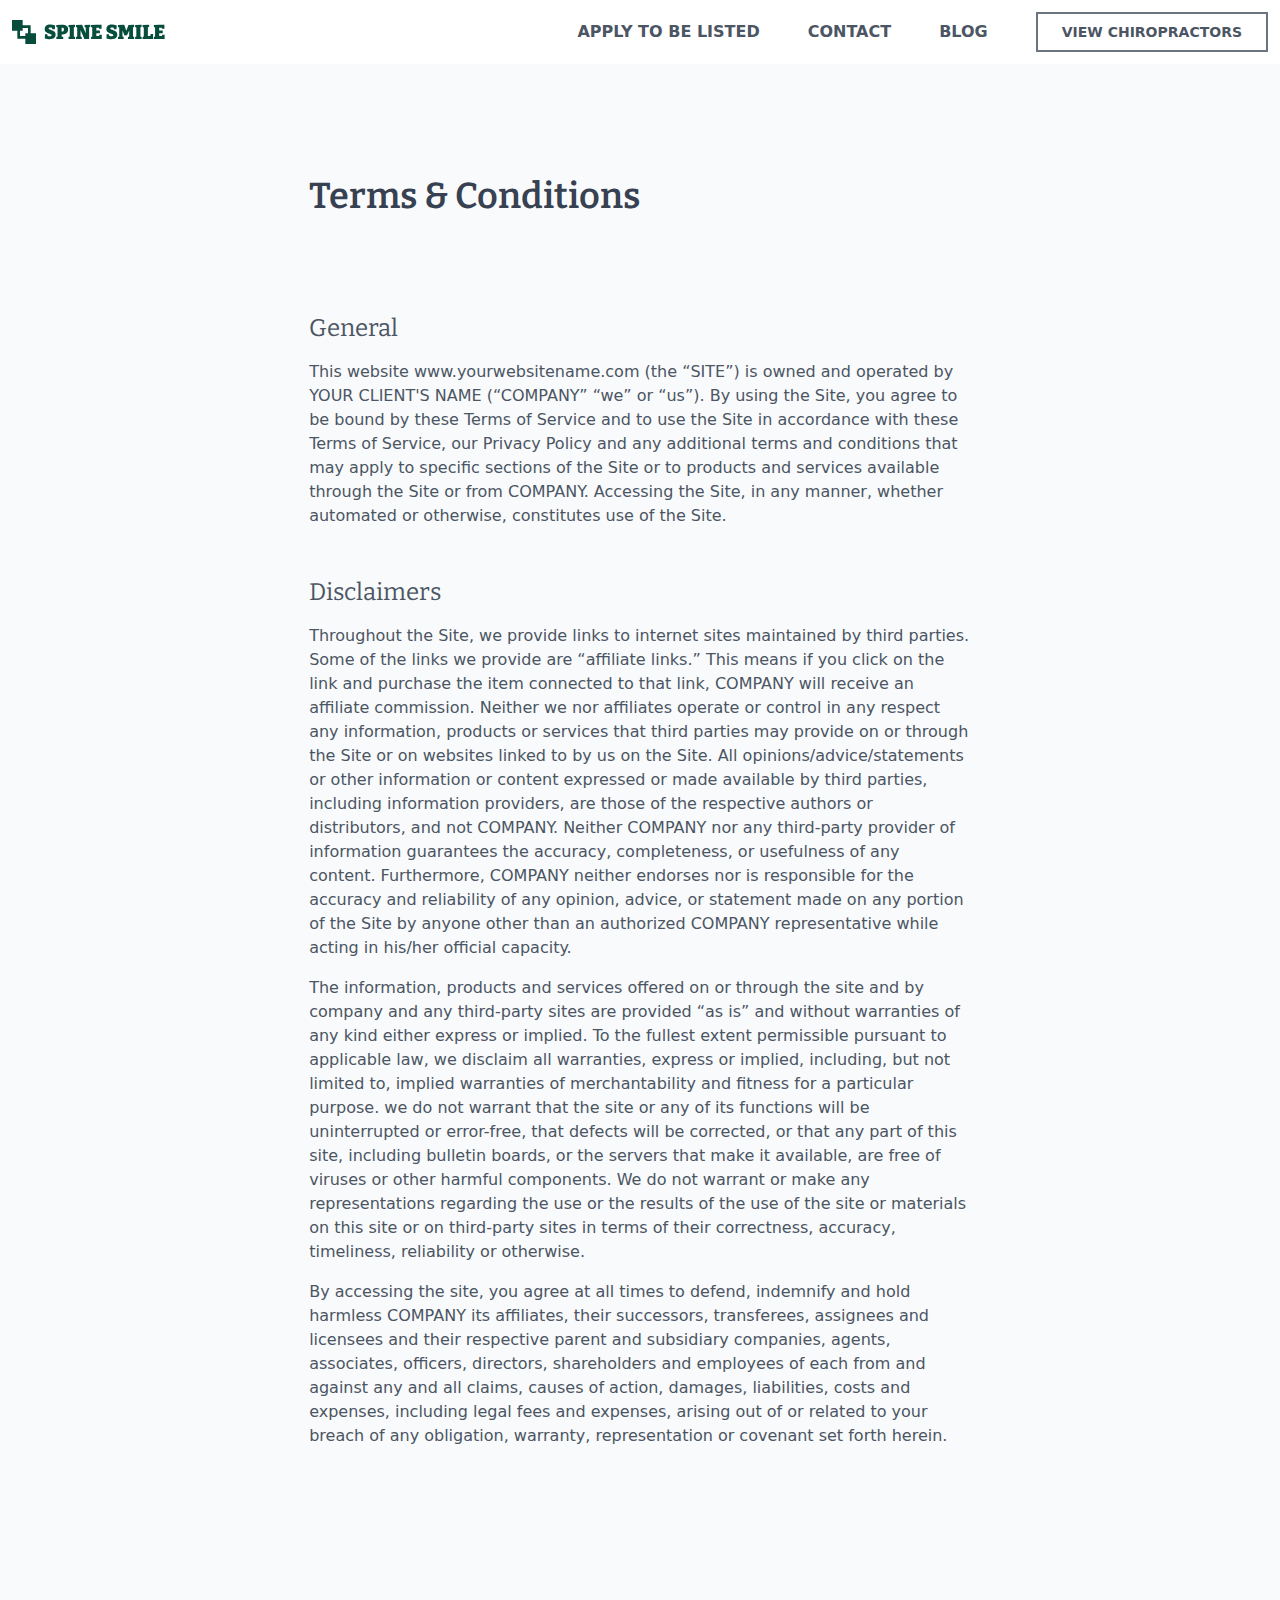
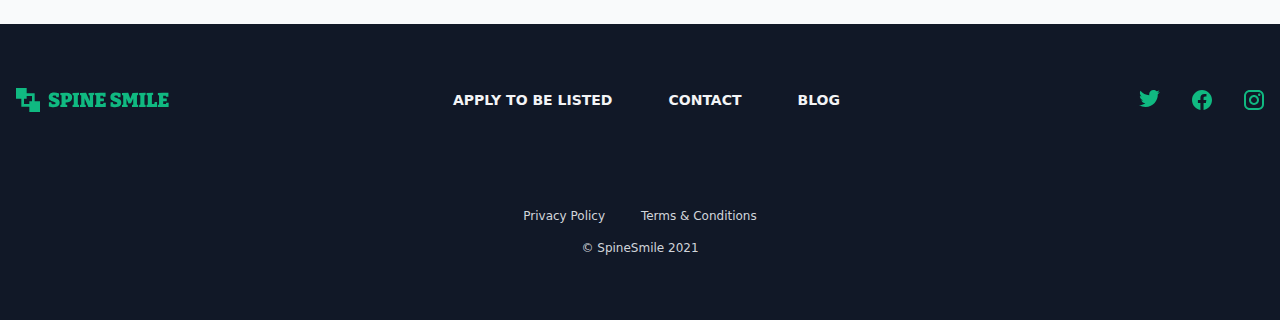
<file: terms-and-conditions.html>
<!DOCTYPE html>
<html lang="en">

<head>
  <meta charset="UTF-8" />
  <meta content="IE=edge" http-equiv="X-UA-Compatible" />
  <meta name="viewport" content="width=device-width, initial-scale=1.0" />

  <!-- Meta Description -->
  <meta content="" name="description" />

  <!-- CSS Stylesheets -->
  <link rel="stylesheet" href="styles/index.css" />

  <!--Font Styles -->
  <link rel="preconnect" href="https://fonts.gstatic.com">
  <link href="https://fonts.googleapis.com/css2?family=Bitter:wght@400;500;600;700&display=swap" rel="stylesheet">

  <!--FAVICON-->
  <link href="images/spine-smile-favicon.ico" rel="icon" />
  <title>Spine Smile</title>
</head>

<body>
<!-- Start of header -->
<header class="relative w-full z-50 bg-white">
  <nav class="max-w-screen-xl flex flex-row flex-wrap justify-between py-3 ml-auto mr-auto " role="navigation">
    <!-- COMPANY LOGO (SVG) -->
    <div class="flex items-center ml-3">
      <a href="/">
        <svg width="154" height="24" viewBox="0 0 154 24" fill="none" xmlns="http://www.w3.org/2000/svg">
          <path
            d="M36.64 8.46C36.64 8.79333 36.8067 9.06667 37.14 9.28C37.4733 9.48 37.9067 9.66667 38.44 9.84C38.9733 10.0133 39.5333 10.2133 40.12 10.44C40.72 10.6533 41.2867 10.9333 41.82 11.28C42.3533 11.6133 42.7867 12.0533 43.12 12.6C43.4533 13.1467 43.62 13.8467 43.62 14.7C43.62 15.7667 43.34 16.64 42.78 17.32C42.2333 18 41.4933 18.5067 40.56 18.84C39.64 19.16 38.62 19.32 37.5 19.32C36.74 19.32 35.96 19.2467 35.16 19.1C34.3733 18.9667 33.5933 18.76 32.82 18.48L32.92 14.18H35.26L35.66 15.96C36.3 16.2267 36.9733 16.36 37.68 16.36C38.2133 16.36 38.6667 16.2733 39.04 16.1C39.4267 15.9133 39.62 15.6267 39.62 15.24C39.62 14.92 39.4933 14.66 39.24 14.46C39 14.26 38.6733 14.0867 38.26 13.94C37.8467 13.78 37.3933 13.6267 36.9 13.48C36.4067 13.3333 35.9133 13.1533 35.42 12.94C34.9267 12.7267 34.4733 12.4533 34.06 12.12C33.6467 11.7867 33.3133 11.3733 33.06 10.88C32.82 10.3733 32.7 9.74667 32.7 9C32.7 7.97333 32.94 7.13333 33.42 6.48C33.9133 5.81333 34.5733 5.32 35.4 5C36.24 4.66667 37.18 4.5 38.22 4.5C39.7533 4.5 41.3667 4.80667 43.06 5.42L42.8 9.32H40.4L39.94 7.64C39.46 7.52 38.9733 7.46 38.48 7.46C37.9867 7.46 37.5533 7.54 37.18 7.7C36.82 7.86 36.64 8.11333 36.64 8.46ZM50.1555 14.38H49.6355V16.52L51.2355 17V19H44.3355V17L45.5355 16.54V7.34L44.3355 6.9V4.9L49.7155 4.8H51.0955C52.2821 4.8 53.2421 5.01333 53.9755 5.44C54.7221 5.85333 55.2688 6.40667 55.6155 7.1C55.9621 7.79333 56.1355 8.56 56.1355 9.4C56.1355 10.2933 55.9288 11.12 55.5155 11.88C55.1155 12.64 54.4755 13.2467 53.5955 13.7C52.7155 14.1533 51.5688 14.38 50.1555 14.38ZM50.4355 7.68H49.6355V11.48H50.1555C50.7688 11.48 51.2221 11.2933 51.5155 10.92C51.8221 10.5467 51.9755 10.0667 51.9755 9.48C51.9755 8.92 51.8421 8.48 51.5755 8.16C51.3221 7.84 50.9421 7.68 50.4355 7.68ZM63.0425 6.8L61.8425 7.38V16.52L63.0425 17V19H56.5425V17L57.7425 16.52V7.38L56.5425 6.9V4.9L63.0425 4.8V6.8ZM72.5634 4.9L78.3234 4.8V6.8L77.1234 7.36V19H72.3834L68.5634 10.36V16.52L69.7634 17V19H64.0034V17L65.2034 16.52V7.38L64.0034 6.9V4.9L70.0634 4.8L73.7634 13.14V7.38L72.5634 6.9V4.9ZM87.4225 14.78H89.8225L89.7825 19H79.0425V17L80.2425 16.52V7.38L79.0425 6.9V4.9L84.2425 4.8H89.5825V8.84H87.1825L86.8625 7.7H84.3425V10.4H87.9225V13.2H84.3425V16.1H87.1025L87.4225 14.78ZM98.3197 8.46C98.3197 8.79333 98.4864 9.06667 98.8197 9.28C99.153 9.48 99.5864 9.66667 100.12 9.84C100.653 10.0133 101.213 10.2133 101.8 10.44C102.4 10.6533 102.966 10.9333 103.5 11.28C104.033 11.6133 104.466 12.0533 104.8 12.6C105.133 13.1467 105.3 13.8467 105.3 14.7C105.3 15.7667 105.02 16.64 104.46 17.32C103.913 18 103.173 18.5067 102.24 18.84C101.32 19.16 100.3 19.32 99.1797 19.32C98.4197 19.32 97.6397 19.2467 96.8397 19.1C96.053 18.9667 95.273 18.76 94.4997 18.48L94.5997 14.18H96.9397L97.3397 15.96C97.9797 16.2267 98.653 16.36 99.3597 16.36C99.893 16.36 100.346 16.2733 100.72 16.1C101.106 15.9133 101.3 15.6267 101.3 15.24C101.3 14.92 101.173 14.66 100.92 14.46C100.68 14.26 100.353 14.0867 99.9397 13.94C99.5264 13.78 99.073 13.6267 98.5797 13.48C98.0864 13.3333 97.593 13.1533 97.0997 12.94C96.6064 12.7267 96.153 12.4533 95.7397 12.12C95.3264 11.7867 94.993 11.3733 94.7397 10.88C94.4997 10.3733 94.3797 9.74667 94.3797 9C94.3797 7.97333 94.6197 7.13333 95.0997 6.48C95.593 5.81333 96.253 5.32 97.0797 5C97.9197 4.66667 98.8597 4.5 99.8997 4.5C101.433 4.5 103.046 4.80667 104.74 5.42L104.48 9.32H102.08L101.62 7.64C101.14 7.52 100.653 7.46 100.16 7.46C99.6664 7.46 99.233 7.54 98.8597 7.7C98.4997 7.86 98.3197 8.11333 98.3197 8.46ZM122.155 6.8L120.955 7.38V16.52L122.155 17V19H115.995V17L117.195 16.54V10.5L115.035 15.34L112.535 15.44L110.475 10.48V16.54L111.695 17V19H106.015V17L107.215 16.52V7.38L106.015 6.9V4.9L112.235 4.8L114.275 10.7L116.475 4.9L122.155 4.8V6.8ZM129.625 6.8L128.425 7.38V16.52L129.625 17V19H123.125V17L124.325 16.52V7.38L123.125 6.9V4.9L129.625 4.8V6.8ZM138.685 14.1H141.085V19H130.585V17L131.785 16.52V7.38L130.585 6.9V4.9L137.145 4.8V6.8L135.885 7.36V16.1H138.265L138.685 14.1ZM150.255 14.78H152.655L152.615 19H141.875V17L143.075 16.52V7.38L141.875 6.9V4.9L147.075 4.8H152.415V8.84H150.015L149.695 7.7H147.175V10.4H150.755V13.2H147.175V16.1H149.935L150.255 14.78Z"
            fill="#064E3B" />
          <path fill-rule="evenodd" clip-rule="evenodd"
            d="M0 0H10.6667V5.33333H18.6667V13.3333H24V24H13.3333V18.6667H5.33333V10.6667H0V0ZM16 13.3333H13.3333V16H8V10.6667H10.6667V8H16V13.3333Z"
            fill="#064E3B" />
        </svg>
      </a>
    </div>
    <div class="inline-block h-8 mr-3 lg:hidden">
      <button id="nav_toggle" class="h-full w-full">
        <svg class="h-full w-auto" xmlns="http://www.w3.org/2000/svg" width="192" height="192" fill="black"
          viewBox="0 0 256 256">
          <rect width="256" height="256" fill="none"></rect>
          <line x1="40" y1="128" x2="216" y2="128" stroke="black" stroke-linecap="round" stroke-linejoin="round"
            stroke-width="16"></line>
          <line x1="40" y1="64" x2="216" y2="64" stroke="black" stroke-linecap="round" stroke-linejoin="round"
            stroke-width="16"></line>
          <line x1="40" y1="192" x2="216" y2="192" stroke="black" stroke-linecap="round" stroke-linejoin="round"
            stroke-width="16"></line>
        </svg>
      </button>
    </div>
    <div id="nav_content" class="w-full hidden py-8 mr-3 lg:flex lg:w-auto lg:py-0 lg:items-center">
      <ul class="flex flex-col ml-auto text-md text-gray-600 font-bold lg:flex-row">

        <li class="mx-6 w-mc transition-colors duration-300 hover:text-green-800 mb-4 lg:mb-0"><a
            href="/apply-to-be-listed.html">APPLY TO BE LISTED</a></li>

        <li class="mx-6 w-mc transition-colors duration-300 hover:text-green-800 mb-4 lg:mb-0"><a
            href="/contact.html">CONTACT</a></li>

        <li class="mx-6 w-mc transition-colors duration-300 hover:text-green-800 mb-4 lg:mb-0"><a
            href="/blog.html">BLOG</a>
        </li>

      </ul>
      <a class="inline-block px-6 py-2 font-bold text-sm border-2 mt-2 lg:mt-0 text-gray-600 border-gray-500 ml-6 transition-colors duration-300  hover:text-green-800 hover:border-green-800"
        href="/chiropractors-camps-bay.html">VIEW CHIROPRACTORS</a>
    </div>
    </div>
  </nav>
</header>

  <!-- Start of Terms and Conditions text-->
  <section class="pt-24 pb-40 lg:pt-28 lg:pb-40 flex justify-center">
    <article class="max-w-screen-xl lg:mx-8">
      <h1 class="text-3xl lg:text-4xl mx-4 lg:mx-0 font-semibold text-gray-700">Terms &
        Conditions</h1>
      <!-- Terms & Conditions Text -->
      <div class="max-w-prose mx-6 lg:mx-auto text-gray-600 mt-16 lg:mt-24">
        <h2 class="text-xl lg:text-2xl mt-12 mb-4 text-gray-600">General</h2>
        <p class="mb-4">This website www.yourwebsitename.com (the “SITE”) is owned and operated by YOUR CLIENT'S NAME
          (“COMPANY” “we” or “us”). By using the Site, you agree to be bound by these Terms of Service and to use the
          Site in accordance with these Terms of Service, our Privacy Policy and any additional terms and conditions
          that may apply to specific sections of the Site or to products and services available through the Site or
          from
          COMPANY. Accessing the Site, in any manner, whether automated or otherwise, constitutes use of the Site.</p>

        <h2 class="text-xl lg:text-2xl mt-12 mb-4 text-gray-600">Disclaimers</h2>
        <p class="mb-4">Throughout the Site, we provide links to internet sites maintained by third parties. Some of
          the
          links we provide are “affiliate links.” This means if you click on the link and purchase the item connected
          to
          that link, COMPANY will receive an affiliate commission. Neither we nor affiliates operate or control in any
          respect any information, products or services that third parties may provide on or through the Site or on
          websites linked to by us on the Site. All opinions/advice/statements or other information or content
          expressed
          or made available by third parties, including information providers, are those of the respective authors or
          distributors, and not COMPANY. Neither COMPANY nor any third-party provider of information guarantees the
          accuracy, completeness, or usefulness of any content. Furthermore, COMPANY neither endorses nor is
          responsible
          for the accuracy and reliability of any opinion, advice, or statement made on any portion of the Site by
          anyone other than an authorized COMPANY representative while acting in his/her official capacity.</p>

        <p class="mb-4">The information, products and services offered on or through the site and by company and any
          third-party sites are provided “as is” and without warranties of any kind either express or implied. To the
          fullest extent permissible pursuant to applicable law, we disclaim all warranties, express or implied,
          including, but not limited to, implied warranties of merchantability and fitness for a particular purpose.
          we
          do not warrant that the site or any of its functions will be uninterrupted or error-free, that defects will
          be
          corrected, or that any part of this site, including bulletin boards, or the servers that make it available,
          are free of viruses or other harmful components. We do not warrant or make any representations regarding the
          use or the results of the use of the site or materials on this site or on third-party sites in terms of
          their
          correctness, accuracy, timeliness, reliability or otherwise.</p>

        <p class="mb-4">By accessing the site, you agree at all times to defend, indemnify and hold harmless COMPANY
          its
          affiliates, their successors, transferees, assignees and licensees and their respective parent and
          subsidiary
          companies, agents, associates, officers, directors, shareholders and employees of each from and against any
          and all claims, causes of action, damages, liabilities, costs and expenses, including legal fees and
          expenses,
          arising out of or related to your breach of any obligation, warranty, representation or covenant set forth
          herein.</p>

      </div>
      </div>
    </article>
  </section>

  <footer class="py-16 bg-gray-900">
    <div class="flex flex-col lg:flex-row items-center justify-between mx-auto max-w-screen-xl">
      <div class="flex items-center">
        <!-- Logo SVG-->
        <a class="ml-4" href="/">
          <svg class="fill-current text-green-500" width="154" height="24" viewBox="0 0 154 24" fill="none"
            xmlns="http://www.w3.org/2000/svg">
            <path
              d="M36.64 8.46C36.64 8.79333 36.8067 9.06667 37.14 9.28C37.4733 9.48 37.9067 9.66667 38.44 9.84C38.9733 10.0133 39.5333 10.2133 40.12 10.44C40.72 10.6533 41.2867 10.9333 41.82 11.28C42.3533 11.6133 42.7867 12.0533 43.12 12.6C43.4533 13.1467 43.62 13.8467 43.62 14.7C43.62 15.7667 43.34 16.64 42.78 17.32C42.2333 18 41.4933 18.5067 40.56 18.84C39.64 19.16 38.62 19.32 37.5 19.32C36.74 19.32 35.96 19.2467 35.16 19.1C34.3733 18.9667 33.5933 18.76 32.82 18.48L32.92 14.18H35.26L35.66 15.96C36.3 16.2267 36.9733 16.36 37.68 16.36C38.2133 16.36 38.6667 16.2733 39.04 16.1C39.4267 15.9133 39.62 15.6267 39.62 15.24C39.62 14.92 39.4933 14.66 39.24 14.46C39 14.26 38.6733 14.0867 38.26 13.94C37.8467 13.78 37.3933 13.6267 36.9 13.48C36.4067 13.3333 35.9133 13.1533 35.42 12.94C34.9267 12.7267 34.4733 12.4533 34.06 12.12C33.6467 11.7867 33.3133 11.3733 33.06 10.88C32.82 10.3733 32.7 9.74667 32.7 9C32.7 7.97333 32.94 7.13333 33.42 6.48C33.9133 5.81333 34.5733 5.32 35.4 5C36.24 4.66667 37.18 4.5 38.22 4.5C39.7533 4.5 41.3667 4.80667 43.06 5.42L42.8 9.32H40.4L39.94 7.64C39.46 7.52 38.9733 7.46 38.48 7.46C37.9867 7.46 37.5533 7.54 37.18 7.7C36.82 7.86 36.64 8.11333 36.64 8.46ZM50.1555 14.38H49.6355V16.52L51.2355 17V19H44.3355V17L45.5355 16.54V7.34L44.3355 6.9V4.9L49.7155 4.8H51.0955C52.2821 4.8 53.2421 5.01333 53.9755 5.44C54.7221 5.85333 55.2688 6.40667 55.6155 7.1C55.9621 7.79333 56.1355 8.56 56.1355 9.4C56.1355 10.2933 55.9288 11.12 55.5155 11.88C55.1155 12.64 54.4755 13.2467 53.5955 13.7C52.7155 14.1533 51.5688 14.38 50.1555 14.38ZM50.4355 7.68H49.6355V11.48H50.1555C50.7688 11.48 51.2221 11.2933 51.5155 10.92C51.8221 10.5467 51.9755 10.0667 51.9755 9.48C51.9755 8.92 51.8421 8.48 51.5755 8.16C51.3221 7.84 50.9421 7.68 50.4355 7.68ZM63.0425 6.8L61.8425 7.38V16.52L63.0425 17V19H56.5425V17L57.7425 16.52V7.38L56.5425 6.9V4.9L63.0425 4.8V6.8ZM72.5634 4.9L78.3234 4.8V6.8L77.1234 7.36V19H72.3834L68.5634 10.36V16.52L69.7634 17V19H64.0034V17L65.2034 16.52V7.38L64.0034 6.9V4.9L70.0634 4.8L73.7634 13.14V7.38L72.5634 6.9V4.9ZM87.4225 14.78H89.8225L89.7825 19H79.0425V17L80.2425 16.52V7.38L79.0425 6.9V4.9L84.2425 4.8H89.5825V8.84H87.1825L86.8625 7.7H84.3425V10.4H87.9225V13.2H84.3425V16.1H87.1025L87.4225 14.78ZM98.3197 8.46C98.3197 8.79333 98.4864 9.06667 98.8197 9.28C99.153 9.48 99.5864 9.66667 100.12 9.84C100.653 10.0133 101.213 10.2133 101.8 10.44C102.4 10.6533 102.966 10.9333 103.5 11.28C104.033 11.6133 104.466 12.0533 104.8 12.6C105.133 13.1467 105.3 13.8467 105.3 14.7C105.3 15.7667 105.02 16.64 104.46 17.32C103.913 18 103.173 18.5067 102.24 18.84C101.32 19.16 100.3 19.32 99.1797 19.32C98.4197 19.32 97.6397 19.2467 96.8397 19.1C96.053 18.9667 95.273 18.76 94.4997 18.48L94.5997 14.18H96.9397L97.3397 15.96C97.9797 16.2267 98.653 16.36 99.3597 16.36C99.893 16.36 100.346 16.2733 100.72 16.1C101.106 15.9133 101.3 15.6267 101.3 15.24C101.3 14.92 101.173 14.66 100.92 14.46C100.68 14.26 100.353 14.0867 99.9397 13.94C99.5264 13.78 99.073 13.6267 98.5797 13.48C98.0864 13.3333 97.593 13.1533 97.0997 12.94C96.6064 12.7267 96.153 12.4533 95.7397 12.12C95.3264 11.7867 94.993 11.3733 94.7397 10.88C94.4997 10.3733 94.3797 9.74667 94.3797 9C94.3797 7.97333 94.6197 7.13333 95.0997 6.48C95.593 5.81333 96.253 5.32 97.0797 5C97.9197 4.66667 98.8597 4.5 99.8997 4.5C101.433 4.5 103.046 4.80667 104.74 5.42L104.48 9.32H102.08L101.62 7.64C101.14 7.52 100.653 7.46 100.16 7.46C99.6664 7.46 99.233 7.54 98.8597 7.7C98.4997 7.86 98.3197 8.11333 98.3197 8.46ZM122.155 6.8L120.955 7.38V16.52L122.155 17V19H115.995V17L117.195 16.54V10.5L115.035 15.34L112.535 15.44L110.475 10.48V16.54L111.695 17V19H106.015V17L107.215 16.52V7.38L106.015 6.9V4.9L112.235 4.8L114.275 10.7L116.475 4.9L122.155 4.8V6.8ZM129.625 6.8L128.425 7.38V16.52L129.625 17V19H123.125V17L124.325 16.52V7.38L123.125 6.9V4.9L129.625 4.8V6.8ZM138.685 14.1H141.085V19H130.585V17L131.785 16.52V7.38L130.585 6.9V4.9L137.145 4.8V6.8L135.885 7.36V16.1H138.265L138.685 14.1ZM150.255 14.78H152.655L152.615 19H141.875V17L143.075 16.52V7.38L141.875 6.9V4.9L147.075 4.8H152.415V8.84H150.015L149.695 7.7H147.175V10.4H150.755V13.2H147.175V16.1H149.935L150.255 14.78Z" />
            <path fill-rule="evenodd" clip-rule="evenodd"
              d="M0 0H10.6667V5.33333H18.6667V13.3333H24V24H13.3333V18.6667H5.33333V10.6667H0V0ZM16 13.3333H13.3333V16H8V10.6667H10.6667V8H16V13.3333Z" />
          </svg>
        </a>
      </div>
      <ul class="flex flex-col lg:flex-row items-center text-sm font-semibold text-gray-100 py-12 lg:py-0">
        <li class="mx-7 uppercase hover:text-gray-200 mb-2 lg:mb-0">
          <a href="/apply-to-be-listed.html">Apply to Be Listed</a>
        </li>

        <li class="mx-7 uppercase hover:text-gray-200 mb-2 lg:mb-0">
          <a href="/contact.html">CONTACT</a>
        </li>

        <li class="mx-7 uppercase hover:text-gray-200 mb-2 lg:mb-0">
          <a href="/blog.html">BLOG</a>
        </li>

      </ul>
      <div class="flex text-green-500">
        <!-- Twitter Logo -->
        <a class="hover:text-green-700" href="/">
          <svg class="mx-4 fill-current" width="21" height="17" viewBox="0 0 21 17" fill="none"
            xmlns="http://www.w3.org/2000/svg">
            <title>Twitter</title>
            <path
              d="M20.92 2C20.15 2.35 19.32 2.58 18.46 2.69C19.34 2.16 20.02 1.32 20.34 0.31C19.51 0.81 18.59 1.16 17.62 1.36C16.83 0.5 15.72 0 14.46 0C12.11 0 10.19 1.92 10.19 4.29C10.19 4.63 10.23 4.96 10.3 5.27C6.74 5.09 3.57 3.38 1.46 0.79C1.09 1.42 0.88 2.16 0.88 2.94C0.88 4.43 1.63 5.75 2.79 6.5C2.08 6.5 1.42 6.3 0.84 6V6.03C0.84 8.11 2.32 9.85 4.28 10.24C3.65073 10.4122 2.9901 10.4362 2.35 10.31C2.62161 11.1625 3.15354 11.9084 3.87102 12.4429C4.5885 12.9775 5.45545 13.2737 6.35 13.29C4.83363 14.4904 2.954 15.1393 1.02 15.13C0.68 15.13 0.34 15.11 0 15.07C1.9 16.29 4.16 17 6.58 17C14.46 17 18.79 10.46 18.79 4.79C18.79 4.6 18.79 4.42 18.78 4.23C19.62 3.63 20.34 2.87 20.92 2Z" />
          </svg>
        </a>
        <!-- Facebook Logo -->
        <a class="hover:text-green-700" href="/">
          <svg class="mx-4 fill-current" width="20" height="20" viewBox="0 0 20 20" fill="none"
            xmlns="http://www.w3.org/2000/svg">
            <title>Facebook</title>
            <path
              d="M10 0C4.5 0 0 4.49 0 10.02C0 15.02 3.66 19.17 8.44 19.92V12.92H5.9V10.02H8.44V7.81C8.44 5.3 9.93 3.92 12.22 3.92C13.31 3.92 14.45 4.11 14.45 4.11V6.58H13.19C11.95 6.58 11.56 7.35 11.56 8.14V10.02H14.34L13.89 12.92H11.56V19.92C13.9164 19.5478 16.0622 18.3455 17.6099 16.5301C19.1576 14.7146 20.0054 12.4056 20 10.02C20 4.49 15.5 0 10 0Z" />
          </svg>
        </a>
        <!-- Instagram Logo -->
        <a class="hover:text-green-700" href="/">
          <svg class="mx-4 fill-current" width="20" height="20" viewBox="0 0 20 20" fill="none"
            xmlns="http://www.w3.org/2000/svg">
            <title>Instagram</title>
            <path
              d="M5.8 0H14.2C17.4 0 20 2.6 20 5.8V14.2C20 15.7383 19.3889 17.2135 18.3012 18.3012C17.2135 19.3889 15.7383 20 14.2 20H5.8C2.6 20 0 17.4 0 14.2V5.8C0 4.26174 0.61107 2.78649 1.69878 1.69878C2.78649 0.61107 4.26174 0 5.8 0ZM5.6 2C4.64522 2 3.72955 2.37928 3.05442 3.05442C2.37928 3.72955 2 4.64522 2 5.6V14.4C2 16.39 3.61 18 5.6 18H14.4C15.3548 18 16.2705 17.6207 16.9456 16.9456C17.6207 16.2705 18 15.3548 18 14.4V5.6C18 3.61 16.39 2 14.4 2H5.6ZM15.25 3.5C15.5815 3.5 15.8995 3.6317 16.1339 3.86612C16.3683 4.10054 16.5 4.41848 16.5 4.75C16.5 5.08152 16.3683 5.39946 16.1339 5.63388C15.8995 5.8683 15.5815 6 15.25 6C14.9185 6 14.6005 5.8683 14.3661 5.63388C14.1317 5.39946 14 5.08152 14 4.75C14 4.41848 14.1317 4.10054 14.3661 3.86612C14.6005 3.6317 14.9185 3.5 15.25 3.5ZM10 5C11.3261 5 12.5979 5.52678 13.5355 6.46447C14.4732 7.40215 15 8.67392 15 10C15 11.3261 14.4732 12.5979 13.5355 13.5355C12.5979 14.4732 11.3261 15 10 15C8.67392 15 7.40215 14.4732 6.46447 13.5355C5.52678 12.5979 5 11.3261 5 10C5 8.67392 5.52678 7.40215 6.46447 6.46447C7.40215 5.52678 8.67392 5 10 5ZM10 7C9.20435 7 8.44129 7.31607 7.87868 7.87868C7.31607 8.44129 7 9.20435 7 10C7 10.7956 7.31607 11.5587 7.87868 12.1213C8.44129 12.6839 9.20435 13 10 13C10.7956 13 11.5587 12.6839 12.1213 12.1213C12.6839 11.5587 13 10.7956 13 10C13 9.20435 12.6839 8.44129 12.1213 7.87868C11.5587 7.31607 10.7956 7 10 7Z" />
          </svg>
        </a>
      </div>
    </div>

    <!-- Fine Print-->
    <div class="flex flex-col items-center mt-24 text-xs text-gray-300">
      <div class="mb-4">
        <a class="mx-4 hover:text-gray-400" href="/privacy-policy.html" rel="nofollow">Privacy
          Policy</a>
        <a class="mx-4 hover:text-gray-400" href="/terms-and-conditions.html" rel="nofollow">Terms
          &amp;
          Conditions</a>
      </div>
      <span>&copy; SpineSmile 2021</span>
    </div>
  </footer>

</body>

<script src="js/index.js"></script>

</html>
</file>
<file: styles/index.css>
/* Tailwind base styles, components and utilities swapped in with npm run build */

/* ! tailwindcss v2.2.19 | MIT License | https://tailwindcss.com */

/*! modern-normalize v1.1.0 | MIT License | https://github.com/sindresorhus/modern-normalize */

/*
Document
========
*/

/**
Use a better box model (opinionated).
*/

*,
::before,
::after {
  box-sizing: border-box;
}

/**
Use a more readable tab size (opinionated).
*/

html {
  -moz-tab-size: 4;
  -o-tab-size: 4;
     tab-size: 4;
}

/**
1. Correct the line height in all browsers.
2. Prevent adjustments of font size after orientation changes in iOS.
*/

html {
  line-height: 1.15;
  /* 1 */
  -webkit-text-size-adjust: 100%;
  /* 2 */
}

/*
Sections
========
*/

/**
Remove the margin in all browsers.
*/

body {
  margin: 0;
}

/**
Improve consistency of default fonts in all browsers. (https://github.com/sindresorhus/modern-normalize/issues/3)
*/

body {
  font-family:
		system-ui,
		-apple-system, /* Firefox supports this but not yet `system-ui` */
		'Segoe UI',
		Roboto,
		Helvetica,
		Arial,
		sans-serif,
		'Apple Color Emoji',
		'Segoe UI Emoji';
}

/*
Grouping content
================
*/

/**
1. Add the correct height in Firefox.
2. Correct the inheritance of border color in Firefox. (https://bugzilla.mozilla.org/show_bug.cgi?id=190655)
*/

hr {
  height: 0;
  /* 1 */
  color: inherit;
  /* 2 */
}

/*
Text-level semantics
====================
*/

/**
Add the correct text decoration in Chrome, Edge, and Safari.
*/

abbr[title] {
  -webkit-text-decoration: underline dotted;
          text-decoration: underline dotted;
}

/**
Add the correct font weight in Edge and Safari.
*/

b,
strong {
  font-weight: bolder;
}

/**
1. Improve consistency of default fonts in all browsers. (https://github.com/sindresorhus/modern-normalize/issues/3)
2. Correct the odd 'em' font sizing in all browsers.
*/

code,
kbd,
samp,
pre {
  font-family:
		ui-monospace,
		SFMono-Regular,
		Consolas,
		'Liberation Mono',
		Menlo,
		monospace;
  /* 1 */
  font-size: 1em;
  /* 2 */
}

/**
Add the correct font size in all browsers.
*/

small {
  font-size: 80%;
}

/**
Prevent 'sub' and 'sup' elements from affecting the line height in all browsers.
*/

sub,
sup {
  font-size: 75%;
  line-height: 0;
  position: relative;
  vertical-align: baseline;
}

sub {
  bottom: -0.25em;
}

sup {
  top: -0.5em;
}

/*
Tabular data
============
*/

/**
1. Remove text indentation from table contents in Chrome and Safari. (https://bugs.chromium.org/p/chromium/issues/detail?id=999088, https://bugs.webkit.org/show_bug.cgi?id=201297)
2. Correct table border color inheritance in all Chrome and Safari. (https://bugs.chromium.org/p/chromium/issues/detail?id=935729, https://bugs.webkit.org/show_bug.cgi?id=195016)
*/

table {
  text-indent: 0;
  /* 1 */
  border-color: inherit;
  /* 2 */
}

/*
Forms
=====
*/

/**
1. Change the font styles in all browsers.
2. Remove the margin in Firefox and Safari.
*/

button,
input,
optgroup,
select,
textarea {
  font-family: inherit;
  /* 1 */
  font-size: 100%;
  /* 1 */
  line-height: 1.15;
  /* 1 */
  margin: 0;
  /* 2 */
}

/**
Remove the inheritance of text transform in Edge and Firefox.
1. Remove the inheritance of text transform in Firefox.
*/

button,
select {
  /* 1 */
  text-transform: none;
}

/**
Correct the inability to style clickable types in iOS and Safari.
*/

button,
[type='button'],
[type='submit'] {
  -webkit-appearance: button;
}

/**
Remove the inner border and padding in Firefox.
*/

::-moz-focus-inner {
  border-style: none;
  padding: 0;
}

/**
Restore the focus styles unset by the previous rule.
*/

/**
Remove the additional ':invalid' styles in Firefox.
See: https://github.com/mozilla/gecko-dev/blob/2f9eacd9d3d995c937b4251a5557d95d494c9be1/layout/style/res/forms.css#L728-L737
*/

/**
Remove the padding so developers are not caught out when they zero out 'fieldset' elements in all browsers.
*/

legend {
  padding: 0;
}

/**
Add the correct vertical alignment in Chrome and Firefox.
*/

progress {
  vertical-align: baseline;
}

/**
Correct the cursor style of increment and decrement buttons in Safari.
*/

::-webkit-inner-spin-button,
::-webkit-outer-spin-button {
  height: auto;
}

/**
1. Correct the odd appearance in Chrome and Safari.
2. Correct the outline style in Safari.
*/

[type='search'] {
  -webkit-appearance: textfield;
  /* 1 */
  outline-offset: -2px;
  /* 2 */
}

/**
Remove the inner padding in Chrome and Safari on macOS.
*/

::-webkit-search-decoration {
  -webkit-appearance: none;
}

/**
1. Correct the inability to style clickable types in iOS and Safari.
2. Change font properties to 'inherit' in Safari.
*/

::-webkit-file-upload-button {
  -webkit-appearance: button;
  /* 1 */
  font: inherit;
  /* 2 */
}

/*
Interactive
===========
*/

/*
Add the correct display in Chrome and Safari.
*/

summary {
  display: list-item;
}

/**
 * Manually forked from SUIT CSS Base: https://github.com/suitcss/base
 * A thin layer on top of normalize.css that provides a starting point more
 * suitable for web applications.
 */

/**
 * Removes the default spacing and border for appropriate elements.
 */

blockquote,
dl,
dd,
h1,
h2,
h3,
h4,
h5,
h6,
hr,
figure,
p,
pre {
  margin: 0;
}

button {
  background-color: transparent;
  background-image: none;
}

fieldset {
  margin: 0;
  padding: 0;
}

ol,
ul {
  list-style: none;
  margin: 0;
  padding: 0;
}

/**
 * Tailwind custom reset styles
 */

/**
 * 1. Use the user's configured `sans` font-family (with Tailwind's default
 *    sans-serif font stack as a fallback) as a sane default.
 * 2. Use Tailwind's default "normal" line-height so the user isn't forced
 *    to override it to ensure consistency even when using the default theme.
 */

html {
  font-family: ui-sans-serif, system-ui, -apple-system, BlinkMacSystemFont, "Segoe UI", Roboto, "Helvetica Neue", Arial, "Noto Sans", sans-serif, "Apple Color Emoji", "Segoe UI Emoji", "Segoe UI Symbol", "Noto Color Emoji";
  /* 1 */
  line-height: 1.5;
  /* 2 */
}

/**
 * Inherit font-family and line-height from `html` so users can set them as
 * a class directly on the `html` element.
 */

body {
  font-family: inherit;
  line-height: inherit;
}

/**
 * 1. Prevent padding and border from affecting element width.
 *
 *    We used to set this in the html element and inherit from
 *    the parent element for everything else. This caused issues
 *    in shadow-dom-enhanced elements like <details> where the content
 *    is wrapped by a div with box-sizing set to `content-box`.
 *
 *    https://github.com/mozdevs/cssremedy/issues/4
 *
 *
 * 2. Allow adding a border to an element by just adding a border-width.
 *
 *    By default, the way the browser specifies that an element should have no
 *    border is by setting it's border-style to `none` in the user-agent
 *    stylesheet.
 *
 *    In order to easily add borders to elements by just setting the `border-width`
 *    property, we change the default border-style for all elements to `solid`, and
 *    use border-width to hide them instead. This way our `border` utilities only
 *    need to set the `border-width` property instead of the entire `border`
 *    shorthand, making our border utilities much more straightforward to compose.
 *
 *    https://github.com/tailwindcss/tailwindcss/pull/116
 */

*,
::before,
::after {
  box-sizing: border-box;
  /* 1 */
  border-width: 0;
  /* 2 */
  border-style: solid;
  /* 2 */
  border-color: currentColor;
  /* 2 */
}

/*
 * Ensure horizontal rules are visible by default
 */

hr {
  border-top-width: 1px;
}

/**
 * Undo the `border-style: none` reset that Normalize applies to images so that
 * our `border-{width}` utilities have the expected effect.
 *
 * The Normalize reset is unnecessary for us since we default the border-width
 * to 0 on all elements.
 *
 * https://github.com/tailwindcss/tailwindcss/issues/362
 */

img {
  border-style: solid;
}

textarea {
  resize: vertical;
}

input::-moz-placeholder, textarea::-moz-placeholder {
  opacity: 1;
  color: #9ca3af;
}

input::placeholder,
textarea::placeholder {
  opacity: 1;
  color: #9ca3af;
}

button,
[role="button"] {
  cursor: pointer;
}

/**
 * Override legacy focus reset from Normalize with modern Firefox focus styles.
 *
 * This is actually an improvement over the new defaults in Firefox in our testing,
 * as it triggers the better focus styles even for links, which still use a dotted
 * outline in Firefox by default.
 */

table {
  border-collapse: collapse;
}

h1,
h2,
h3,
h4,
h5,
h6 {
  font-size: inherit;
  font-weight: inherit;
}

/**
 * Reset links to optimize for opt-in styling instead of
 * opt-out.
 */

a {
  color: inherit;
  text-decoration: inherit;
}

/**
 * Reset form element properties that are easy to forget to
 * style explicitly so you don't inadvertently introduce
 * styles that deviate from your design system. These styles
 * supplement a partial reset that is already applied by
 * normalize.css.
 */

button,
input,
optgroup,
select,
textarea {
  padding: 0;
  line-height: inherit;
  color: inherit;
}

/**
 * Use the configured 'mono' font family for elements that
 * are expected to be rendered with a monospace font, falling
 * back to the system monospace stack if there is no configured
 * 'mono' font family.
 */

pre,
code,
kbd,
samp {
  font-family: ui-monospace, SFMono-Regular, Menlo, Monaco, Consolas, "Liberation Mono", "Courier New", monospace;
}

/**
 * 1. Make replaced elements `display: block` by default as that's
 *    the behavior you want almost all of the time. Inspired by
 *    CSS Remedy, with `svg` added as well.
 *
 *    https://github.com/mozdevs/cssremedy/issues/14
 * 
 * 2. Add `vertical-align: middle` to align replaced elements more
 *    sensibly by default when overriding `display` by adding a
 *    utility like `inline`.
 *
 *    This can trigger a poorly considered linting error in some
 *    tools but is included by design.
 * 
 *    https://github.com/jensimmons/cssremedy/issues/14#issuecomment-634934210
 */

img,
svg,
video,
canvas,
audio,
iframe,
embed,
object {
  display: block;
  /* 1 */
  vertical-align: middle;
  /* 2 */
}

/**
 * Constrain images and videos to the parent width and preserve
 * their intrinsic aspect ratio.
 *
 * https://github.com/mozdevs/cssremedy/issues/14
 */

img,
video {
  max-width: 100%;
  height: auto;
}

/**
 * Ensure the default browser behavior of the `hidden` attribute.
 */

[hidden] {
  display: none;
}

*, ::before, ::after {
  --tw-border-opacity: 1;
  border-color: rgba(229, 231, 235, var(--tw-border-opacity));
}

.container {
  width: 100%;
}

@media (min-width: 640px) {
  .container {
    max-width: 640px;
  }
}

@media (min-width: 768px) {
  .container {
    max-width: 768px;
  }
}

@media (min-width: 1024px) {
  .container {
    max-width: 1024px;
  }
}

@media (min-width: 1280px) {
  .container {
    max-width: 1280px;
  }
}

@media (min-width: 1536px) {
  .container {
    max-width: 1536px;
  }
}

/* #region DEFAULTS */

html {
  height: 100%;
  --tw-bg-opacity: 1;
  background-color: rgba(249, 250, 251, var(--tw-bg-opacity));
  scroll-behavior: smooth;
}

h1, h2, h3 {
  font-family: Bitter, ui-serif, Georgia, Cambria, Times New Roman, Times, serif;
}

/* #endregion */

/* #region Background Images */

.chiropractor_select {
  background: url('../images/area.jpg');
}

/* #endregion */

/* #region Contact Form */

/* "input-animated" class refers to input where text moves/changes on focus */

form {
  margin-top: 1rem;
  display: block;
  overflow: hidden;
  /*  STATUS COLOURS  */
  --error: rgba(239, 68, 68, 1);
  --success: rgba(16, 185, 129, 1);
  --underline: rgba(0, 0, 0, 0.3);
}

form div {
  position: relative;
}

form .input-animated input {
  margin-bottom: 1rem;
  display: block;
  width: 100%;
  border-style: none;
  padding-left: 1rem;
  padding-right: 1rem;
  padding-top: 1.25rem;
  padding-bottom: 1rem;
  outline: 2px solid transparent;
  outline-offset: 2px;
}

form .input-animated input::-moz-placeholder {
  color: transparent;
}

form .input-animated input::placeholder {
  color: transparent;
}

form .input-animated input, form .input-animated label {
  --tw-text-opacity: 1;
  color: rgba(75, 85, 99, var(--tw-text-opacity));
}

form .input-animated label {
  pointer-events: none;
  position: absolute;
  top: 0px;
  height: 100%;
  width: 100%;
  border-bottom-width: 2px;
  --tw-border-opacity: 1;
  border-color: rgba(229, 231, 235, var(--tw-border-opacity));
}

form .input-animated label:after {
  content: '';
  bottom: -2px;
  border-color: var(--underline);
  position: absolute;
  left: 0px;
  height: 100%;
  width: 100%;
  --tw-translate-x: 0;
  --tw-translate-y: 0;
  --tw-rotate: 0;
  --tw-skew-x: 0;
  --tw-skew-y: 0;
  --tw-scale-x: 1;
  --tw-scale-y: 1;
  transform: translateX(var(--tw-translate-x)) translateY(var(--tw-translate-y)) rotate(var(--tw-rotate)) skewX(var(--tw-skew-x)) skewY(var(--tw-skew-y)) scaleX(var(--tw-scale-x)) scaleY(var(--tw-scale-y));
  --tw-translate-x: -100%;
  border-bottom-width: 2px;
  transition-property: background-color, border-color, color, fill, stroke, opacity, box-shadow, transform, filter, -webkit-backdrop-filter;
  transition-property: background-color, border-color, color, fill, stroke, opacity, box-shadow, transform, filter, backdrop-filter;
  transition-property: background-color, border-color, color, fill, stroke, opacity, box-shadow, transform, filter, backdrop-filter, -webkit-backdrop-filter;
  transition-timing-function: cubic-bezier(0.4, 0, 0.2, 1);
  transition-duration: 150ms;
  transition-duration: 300ms;
  transition-timing-function: linear;
}

form .input-animated label span {
  position: absolute;
  bottom: 0.5rem;
  left: 0px;
  transition: all 0.3s ease;
}

/* only works for adjacent elements below the initial element */

form .input-animated input:not(:-moz-placeholder-shown) + label:after, form textarea:not(:-moz-placeholder-shown) {
  border-color: var(--error);
}

form .input-animated input:not(:placeholder-shown) + label:after,
  form textarea:not(:placeholder-shown) {
  border-color: var(--error);
}

form
    .input-animated
    input:not(:-moz-placeholder-shown)
    + .label-name
    .content-name, form
    .input-animated
    input:not(:-moz-placeholder-shown)
    + .label-email
    .content-email {
  color: var(--error);
}

form
    .input-animated
    input:not(:placeholder-shown)
    + .label-name
    .content-name,
  form
    .input-animated
    input:not(:placeholder-shown)
    + .label-email
    .content-email {
  color: var(--error);
}

form .input-animated input:valid + .label-name .content-name,
  form .input-animated input:valid + .label-email .content-email {
  color: var(--success);
}

form .input-animated input:valid + label:after,
  form textarea:valid {
  border-color: var(--success);
}

form .input-animated input:not(:-moz-placeholder-shown) + label span {
  transform: translateY(-200%);
}

form .input-animated input:focus + label span,
  form .input-animated input:valid + label span,
  form .input-animated input:not(:placeholder-shown) + label span {
  transform: translateY(-200%);
}

form .input-animated input:not(:-moz-placeholder-shown) + label span {
  font-size: 0.75rem;
  line-height: 1rem;
  font-weight: 500;
}

form .input-animated input:focus + label span, form .input-animated input:valid + label span, form .input-animated input:not(:placeholder-shown) + label span {
  font-size: 0.75rem;
  line-height: 1rem;
  font-weight: 500;
}

form input:not(:-moz-placeholder-shown) + label:after {
  transform: translateX(0%);
}

form .input-animated input:focus + label:after,
  form input:valid + label:after,
  form input:not(:placeholder-shown) + label:after {
  transform: translateX(0%);
}

form input:invalid {
  --tw-shadow: 0 0 #0000;
  box-shadow: var(--tw-ring-offset-shadow, 0 0 #0000), var(--tw-ring-shadow, 0 0 #0000), var(--tw-shadow);
}

/* TEXTAREA ONLY */

form textarea {
  margin-top: 2rem;
  border-width: 1px;
  --tw-border-opacity: 1;
  border-color: rgba(75, 85, 99, var(--tw-border-opacity));
}

form textarea:focus {
  outline: 2px solid transparent;
  outline-offset: 2px;
  box-shadow: inset 0px 0px 1px 1px var(--underline);
}

form textarea:not(:-moz-placeholder-shown) {
  box-shadow: inset 0px 0px 1px 1px var(--error);
}

form textarea:not(:placeholder-shown) {
  box-shadow: inset 0px 0px 1px 1px var(--error);
}

form textarea:valid {
  box-shadow: inset 0px 0px 1px 1px var(--success);
}

form textarea:invalid {
  --tw-shadow: 0 0 #0000;
  box-shadow: var(--tw-ring-offset-shadow, 0 0 #0000), var(--tw-ring-shadow, 0 0 #0000), var(--tw-shadow);
}

form textarea {
  padding-left: 1rem;
  padding-right: 1rem;
  padding-top: 0.75rem;
  padding-bottom: 0.75rem;
  --tw-text-opacity: 1;
  color: rgba(75, 85, 99, var(--tw-text-opacity));
}

form textarea::-moz-placeholder {
  font-size: 0.875rem;
  line-height: 1.25rem;
  --tw-text-opacity: 1;
  color: rgba(107, 114, 128, var(--tw-text-opacity));
}

form textarea::placeholder {
  font-size: 0.875rem;
  line-height: 1.25rem;
  --tw-text-opacity: 1;
  color: rgba(107, 114, 128, var(--tw-text-opacity));
}

/* #endregion */

/* #region Extra Utilities */

.custom_bg-pattern {
  background: radial-gradient(
        circle,
        transparent 20%,
        #f3f4f6 20%,
        #f3f4f6 80%,
        transparent 80%,
        transparent
      ),
      radial-gradient(
          circle,
          transparent 20%,
          #f3f4f6 20%,
          #f3f4f6 80%,
          transparent 80%,
          transparent
        )
        22.5px 22.5px,
      linear-gradient(#dee2e6 1.8px, transparent 1.8px) 0 -0.9px,
      linear-gradient(90deg, #dee2e6 1.8px, #f3f4f6 1.8px) -0.9px 0;
  background-size: 45px 45px, 45px 45px, 22.5px 22.5px, 22.5px 22.5px;
}

/* #endregion */

.absolute {
  position: absolute;
}

.relative {
  position: relative;
}

.top-0 {
  top: 0px;
}

.right-0 {
  right: 0px;
}

.bottom-0 {
  bottom: 0px;
}

.left-0 {
  left: 0px;
}

.z-10 {
  z-index: 10;
}

.z-20 {
  z-index: 20;
}

.z-50 {
  z-index: 50;
}

.col-start-1 {
  grid-column-start: 1;
}

.col-start-2 {
  grid-column-start: 2;
}

.col-end-2 {
  grid-column-end: 2;
}

.col-end-3 {
  grid-column-end: 3;
}

.mx-2 {
  margin-left: 0.5rem;
  margin-right: 0.5rem;
}

.mx-4 {
  margin-left: 1rem;
  margin-right: 1rem;
}

.mx-6 {
  margin-left: 1.5rem;
  margin-right: 1.5rem;
}

.mx-7 {
  margin-left: 1.75rem;
  margin-right: 1.75rem;
}

.mx-12 {
  margin-left: 3rem;
  margin-right: 3rem;
}

.mx-auto {
  margin-left: auto;
  margin-right: auto;
}

.my-2 {
  margin-top: 0.5rem;
  margin-bottom: 0.5rem;
}

.my-3 {
  margin-top: 0.75rem;
  margin-bottom: 0.75rem;
}

.my-4 {
  margin-top: 1rem;
  margin-bottom: 1rem;
}

.my-20 {
  margin-top: 5rem;
  margin-bottom: 5rem;
}

.mt-2 {
  margin-top: 0.5rem;
}

.mt-4 {
  margin-top: 1rem;
}

.mt-8 {
  margin-top: 2rem;
}

.mt-10 {
  margin-top: 2.5rem;
}

.mt-12 {
  margin-top: 3rem;
}

.mt-16 {
  margin-top: 4rem;
}

.mt-20 {
  margin-top: 5rem;
}

.mt-24 {
  margin-top: 6rem;
}

.-mt-8 {
  margin-top: -2rem;
}

.mr-3 {
  margin-right: 0.75rem;
}

.mr-6 {
  margin-right: 1.5rem;
}

.mr-auto {
  margin-right: auto;
}

.mb-1 {
  margin-bottom: 0.25rem;
}

.mb-2 {
  margin-bottom: 0.5rem;
}

.mb-3 {
  margin-bottom: 0.75rem;
}

.mb-4 {
  margin-bottom: 1rem;
}

.mb-5 {
  margin-bottom: 1.25rem;
}

.mb-6 {
  margin-bottom: 1.5rem;
}

.mb-8 {
  margin-bottom: 2rem;
}

.mb-10 {
  margin-bottom: 2.5rem;
}

.mb-12 {
  margin-bottom: 3rem;
}

.mb-16 {
  margin-bottom: 4rem;
}

.mb-20 {
  margin-bottom: 5rem;
}

.mb-24 {
  margin-bottom: 6rem;
}

.mb-32 {
  margin-bottom: 8rem;
}

.ml-2 {
  margin-left: 0.5rem;
}

.ml-3 {
  margin-left: 0.75rem;
}

.ml-4 {
  margin-left: 1rem;
}

.ml-6 {
  margin-left: 1.5rem;
}

.ml-auto {
  margin-left: auto;
}

.block {
  display: block;
}

.inline-block {
  display: inline-block;
}

.flex {
  display: flex;
}

.table {
  display: table;
}

.grid {
  display: grid;
}

.hidden {
  display: none;
}

.h-6 {
  height: 1.5rem;
}

.h-8 {
  height: 2rem;
}

.h-10 {
  height: 2.5rem;
}

.h-12 {
  height: 3rem;
}

.h-64 {
  height: 16rem;
}

.h-96 {
  height: 24rem;
}

.h-auto {
  height: auto;
}

.h-1\/6 {
  height: 16.666667%;
}

.h-full {
  height: 100%;
}

.h-screen {
  height: 100vh;
}

.w-6 {
  width: 1.5rem;
}

.w-8 {
  width: 2rem;
}

.w-10 {
  width: 2.5rem;
}

.w-12 {
  width: 3rem;
}

.w-80 {
  width: 20rem;
}

.w-auto {
  width: auto;
}

.w-full {
  width: 100%;
}

.w-mc {
  width: -moz-max-content;
  width: max-content;
}

.max-w-2xl {
  max-width: 42rem;
}

.max-w-prose {
  max-width: 65ch;
}

.max-w-screen-lg {
  max-width: 1024px;
}

.max-w-screen-xl {
  max-width: 1280px;
}

.flex-shrink-0 {
  flex-shrink: 0;
}

.flex-grow {
  flex-grow: 1;
}

.transform {
  --tw-translate-x: 0;
  --tw-translate-y: 0;
  --tw-rotate: 0;
  --tw-skew-x: 0;
  --tw-skew-y: 0;
  --tw-scale-x: 1;
  --tw-scale-y: 1;
  transform: translateX(var(--tw-translate-x)) translateY(var(--tw-translate-y)) rotate(var(--tw-rotate)) skewX(var(--tw-skew-x)) skewY(var(--tw-skew-y)) scaleX(var(--tw-scale-x)) scaleY(var(--tw-scale-y));
}

.group:hover .group-hover\:scale-110 {
  --tw-scale-x: 1.1;
  --tw-scale-y: 1.1;
}

@keyframes spin {
  to {
    transform: rotate(360deg);
  }
}

@keyframes ping {
  75%, 100% {
    transform: scale(2);
    opacity: 0;
  }
}

@keyframes pulse {
  50% {
    opacity: .5;
  }
}

@keyframes bounce {
  0%, 100% {
    transform: translateY(-25%);
    animation-timing-function: cubic-bezier(0.8,0,1,1);
  }

  50% {
    transform: none;
    animation-timing-function: cubic-bezier(0,0,0.2,1);
  }
}

.grid-cols-1 {
  grid-template-columns: repeat(1, minmax(0, 1fr));
}

.grid-cols-2 {
  grid-template-columns: repeat(2, minmax(0, 1fr));
}

.flex-row {
  flex-direction: row;
}

.flex-col {
  flex-direction: column;
}

.flex-wrap {
  flex-wrap: wrap;
}

.items-center {
  align-items: center;
}

.justify-end {
  justify-content: flex-end;
}

.justify-center {
  justify-content: center;
}

.justify-between {
  justify-content: space-between;
}

.gap-4 {
  gap: 1rem;
}

.gap-8 {
  gap: 2rem;
}

.gap-x-4 {
  -moz-column-gap: 1rem;
       column-gap: 1rem;
}

.gap-x-8 {
  -moz-column-gap: 2rem;
       column-gap: 2rem;
}

.gap-y-32 {
  row-gap: 8rem;
}

.space-y-10 > :not([hidden]) ~ :not([hidden]) {
  --tw-space-y-reverse: 0;
  margin-top: calc(2.5rem * calc(1 - var(--tw-space-y-reverse)));
  margin-bottom: calc(2.5rem * var(--tw-space-y-reverse));
}

.overflow-hidden {
  overflow: hidden;
}

.rounded-sm {
  border-radius: 0.125rem;
}

.rounded-md {
  border-radius: 0.375rem;
}

.rounded-lg {
  border-radius: 0.5rem;
}

.rounded-full {
  border-radius: 9999px;
}

.rounded-tr-5xl {
  border-top-right-radius: 2.5rem;
}

.border-2 {
  border-width: 2px;
}

.border {
  border-width: 1px;
}

.border-gray-50 {
  --tw-border-opacity: 1;
  border-color: rgba(249, 250, 251, var(--tw-border-opacity));
}

.border-gray-100 {
  --tw-border-opacity: 1;
  border-color: rgba(243, 244, 246, var(--tw-border-opacity));
}

.border-gray-500 {
  --tw-border-opacity: 1;
  border-color: rgba(107, 114, 128, var(--tw-border-opacity));
}

.border-red-500 {
  --tw-border-opacity: 1;
  border-color: rgba(239, 68, 68, var(--tw-border-opacity));
}

.border-green-500 {
  --tw-border-opacity: 1;
  border-color: rgba(16, 185, 129, var(--tw-border-opacity));
}

.border-green-700 {
  --tw-border-opacity: 1;
  border-color: rgba(4, 120, 87, var(--tw-border-opacity));
}

.hover\:border-green-800:hover {
  --tw-border-opacity: 1;
  border-color: rgba(6, 95, 70, var(--tw-border-opacity));
}

.bg-white {
  --tw-bg-opacity: 1;
  background-color: rgba(255, 255, 255, var(--tw-bg-opacity));
}

.bg-gray-100 {
  --tw-bg-opacity: 1;
  background-color: rgba(243, 244, 246, var(--tw-bg-opacity));
}

.bg-gray-200 {
  --tw-bg-opacity: 1;
  background-color: rgba(229, 231, 235, var(--tw-bg-opacity));
}

.bg-gray-400 {
  --tw-bg-opacity: 1;
  background-color: rgba(156, 163, 175, var(--tw-bg-opacity));
}

.bg-gray-700 {
  --tw-bg-opacity: 1;
  background-color: rgba(55, 65, 81, var(--tw-bg-opacity));
}

.bg-gray-800 {
  --tw-bg-opacity: 1;
  background-color: rgba(31, 41, 55, var(--tw-bg-opacity));
}

.bg-gray-900 {
  --tw-bg-opacity: 1;
  background-color: rgba(17, 24, 39, var(--tw-bg-opacity));
}

.bg-red-100 {
  --tw-bg-opacity: 1;
  background-color: rgba(254, 226, 226, var(--tw-bg-opacity));
}

.bg-green-50 {
  --tw-bg-opacity: 1;
  background-color: rgba(236, 253, 245, var(--tw-bg-opacity));
}

.bg-green-100 {
  --tw-bg-opacity: 1;
  background-color: rgba(209, 250, 229, var(--tw-bg-opacity));
}

.bg-green-700 {
  --tw-bg-opacity: 1;
  background-color: rgba(4, 120, 87, var(--tw-bg-opacity));
}

.bg-green-800 {
  --tw-bg-opacity: 1;
  background-color: rgba(6, 95, 70, var(--tw-bg-opacity));
}

.group:hover .group-hover\:bg-green-900 {
  --tw-bg-opacity: 1;
  background-color: rgba(6, 78, 59, var(--tw-bg-opacity));
}

.hover\:bg-gray-900:hover {
  --tw-bg-opacity: 1;
  background-color: rgba(17, 24, 39, var(--tw-bg-opacity));
}

.hover\:bg-green-800:hover {
  --tw-bg-opacity: 1;
  background-color: rgba(6, 95, 70, var(--tw-bg-opacity));
}

.hover\:bg-green-900:hover {
  --tw-bg-opacity: 1;
  background-color: rgba(6, 78, 59, var(--tw-bg-opacity));
}

.bg-gradient-to-br {
  background-image: linear-gradient(to bottom right, var(--tw-gradient-stops));
}

.bg-fixed {
  background-attachment: fixed;
}

.fill-current {
  fill: currentColor;
}

.object-cover {
  -o-object-fit: cover;
     object-fit: cover;
}

.object-bottom {
  -o-object-position: bottom;
     object-position: bottom;
}

.p-2 {
  padding: 0.5rem;
}

.p-6 {
  padding: 1.5rem;
}

.p-8 {
  padding: 2rem;
}

.px-3 {
  padding-left: 0.75rem;
  padding-right: 0.75rem;
}

.px-4 {
  padding-left: 1rem;
  padding-right: 1rem;
}

.px-5 {
  padding-left: 1.25rem;
  padding-right: 1.25rem;
}

.px-6 {
  padding-left: 1.5rem;
  padding-right: 1.5rem;
}

.px-8 {
  padding-left: 2rem;
  padding-right: 2rem;
}

.py-1 {
  padding-top: 0.25rem;
  padding-bottom: 0.25rem;
}

.py-2 {
  padding-top: 0.5rem;
  padding-bottom: 0.5rem;
}

.py-3 {
  padding-top: 0.75rem;
  padding-bottom: 0.75rem;
}

.py-4 {
  padding-top: 1rem;
  padding-bottom: 1rem;
}

.py-6 {
  padding-top: 1.5rem;
  padding-bottom: 1.5rem;
}

.py-8 {
  padding-top: 2rem;
  padding-bottom: 2rem;
}

.py-12 {
  padding-top: 3rem;
  padding-bottom: 3rem;
}

.py-16 {
  padding-top: 4rem;
  padding-bottom: 4rem;
}

.py-20 {
  padding-top: 5rem;
  padding-bottom: 5rem;
}

.py-24 {
  padding-top: 6rem;
  padding-bottom: 6rem;
}

.py-30 {
  padding-top: 7.5rem;
  padding-bottom: 7.5rem;
}

.pt-12 {
  padding-top: 3rem;
}

.pt-16 {
  padding-top: 4rem;
}

.pt-24 {
  padding-top: 6rem;
}

.pt-28 {
  padding-top: 7rem;
}

.pb-8 {
  padding-bottom: 2rem;
}

.pb-10 {
  padding-bottom: 2.5rem;
}

.pb-32 {
  padding-bottom: 8rem;
}

.pb-40 {
  padding-bottom: 10rem;
}

.pb-96 {
  padding-bottom: 24rem;
}

.text-center {
  text-align: center;
}

.text-right {
  text-align: right;
}

.text-xs {
  font-size: 0.75rem;
  line-height: 1rem;
}

.text-sm {
  font-size: 0.875rem;
  line-height: 1.25rem;
}

.text-base {
  font-size: 1rem;
  line-height: 1.5rem;
}

.text-lg {
  font-size: 1.125rem;
  line-height: 1.75rem;
}

.text-xl {
  font-size: 1.25rem;
  line-height: 1.75rem;
}

.text-2xl {
  font-size: 1.5rem;
  line-height: 2rem;
}

.text-3xl {
  font-size: 1.875rem;
  line-height: 2.25rem;
}

.text-4xl {
  font-size: 2.25rem;
  line-height: 2.5rem;
}

.text-5xl {
  font-size: 3rem;
  line-height: 1;
}

.text-7xl {
  font-size: 4.5rem;
  line-height: 1;
}

.font-medium {
  font-weight: 500;
}

.font-semibold {
  font-weight: 600;
}

.font-bold {
  font-weight: 700;
}

.font-extrabold {
  font-weight: 800;
}

.uppercase {
  text-transform: uppercase;
}

.italic {
  font-style: italic;
}

.leading-6 {
  line-height: 1.5rem;
}

.leading-8 {
  line-height: 2rem;
}

.leading-tight {
  line-height: 1.25;
}

.leading-relaxed {
  line-height: 1.625;
}

.leading-loose {
  line-height: 2;
}

.tracking-tight {
  letter-spacing: -0.025em;
}

.tracking-wide {
  letter-spacing: 0.025em;
}

.tracking-widest {
  letter-spacing: 0.1em;
}

.text-white {
  --tw-text-opacity: 1;
  color: rgba(255, 255, 255, var(--tw-text-opacity));
}

.text-gray-50 {
  --tw-text-opacity: 1;
  color: rgba(249, 250, 251, var(--tw-text-opacity));
}

.text-gray-100 {
  --tw-text-opacity: 1;
  color: rgba(243, 244, 246, var(--tw-text-opacity));
}

.text-gray-200 {
  --tw-text-opacity: 1;
  color: rgba(229, 231, 235, var(--tw-text-opacity));
}

.text-gray-300 {
  --tw-text-opacity: 1;
  color: rgba(209, 213, 219, var(--tw-text-opacity));
}

.text-gray-400 {
  --tw-text-opacity: 1;
  color: rgba(156, 163, 175, var(--tw-text-opacity));
}

.text-gray-500 {
  --tw-text-opacity: 1;
  color: rgba(107, 114, 128, var(--tw-text-opacity));
}

.text-gray-600 {
  --tw-text-opacity: 1;
  color: rgba(75, 85, 99, var(--tw-text-opacity));
}

.text-gray-700 {
  --tw-text-opacity: 1;
  color: rgba(55, 65, 81, var(--tw-text-opacity));
}

.text-gray-800 {
  --tw-text-opacity: 1;
  color: rgba(31, 41, 55, var(--tw-text-opacity));
}

.text-gray-900 {
  --tw-text-opacity: 1;
  color: rgba(17, 24, 39, var(--tw-text-opacity));
}

.text-red-600 {
  --tw-text-opacity: 1;
  color: rgba(220, 38, 38, var(--tw-text-opacity));
}

.text-green-50 {
  --tw-text-opacity: 1;
  color: rgba(236, 253, 245, var(--tw-text-opacity));
}

.text-green-500 {
  --tw-text-opacity: 1;
  color: rgba(16, 185, 129, var(--tw-text-opacity));
}

.text-green-600 {
  --tw-text-opacity: 1;
  color: rgba(5, 150, 105, var(--tw-text-opacity));
}

.text-green-700 {
  --tw-text-opacity: 1;
  color: rgba(4, 120, 87, var(--tw-text-opacity));
}

.text-green-800 {
  --tw-text-opacity: 1;
  color: rgba(6, 95, 70, var(--tw-text-opacity));
}

.text-green-900 {
  --tw-text-opacity: 1;
  color: rgba(6, 78, 59, var(--tw-text-opacity));
}

.group:hover .group-hover\:text-white {
  --tw-text-opacity: 1;
  color: rgba(255, 255, 255, var(--tw-text-opacity));
}

.hover\:text-gray-100:hover {
  --tw-text-opacity: 1;
  color: rgba(243, 244, 246, var(--tw-text-opacity));
}

.hover\:text-gray-200:hover {
  --tw-text-opacity: 1;
  color: rgba(229, 231, 235, var(--tw-text-opacity));
}

.hover\:text-gray-400:hover {
  --tw-text-opacity: 1;
  color: rgba(156, 163, 175, var(--tw-text-opacity));
}

.hover\:text-gray-600:hover {
  --tw-text-opacity: 1;
  color: rgba(75, 85, 99, var(--tw-text-opacity));
}

.hover\:text-gray-700:hover {
  --tw-text-opacity: 1;
  color: rgba(55, 65, 81, var(--tw-text-opacity));
}

.hover\:text-green-700:hover {
  --tw-text-opacity: 1;
  color: rgba(4, 120, 87, var(--tw-text-opacity));
}

.hover\:text-green-800:hover {
  --tw-text-opacity: 1;
  color: rgba(6, 95, 70, var(--tw-text-opacity));
}

.hover\:text-green-900:hover {
  --tw-text-opacity: 1;
  color: rgba(6, 78, 59, var(--tw-text-opacity));
}

.underline {
  text-decoration: underline;
}

.hover\:underline:hover {
  text-decoration: underline;
}

.opacity-20 {
  opacity: 0.2;
}

.opacity-50 {
  opacity: 0.5;
}

.opacity-80 {
  opacity: 0.8;
}

.group:hover .group-hover\:opacity-80 {
  opacity: 0.8;
}

*, ::before, ::after {
  --tw-shadow: 0 0 #0000;
}

.shadow-sm {
  --tw-shadow: 0 1px 2px 0 rgba(0, 0, 0, 0.05);
  box-shadow: var(--tw-ring-offset-shadow, 0 0 #0000), var(--tw-ring-shadow, 0 0 #0000), var(--tw-shadow);
}

.shadow-md {
  --tw-shadow: 0 4px 6px -1px rgba(0, 0, 0, 0.1), 0 2px 4px -1px rgba(0, 0, 0, 0.06);
  box-shadow: var(--tw-ring-offset-shadow, 0 0 #0000), var(--tw-ring-shadow, 0 0 #0000), var(--tw-shadow);
}

.shadow-lg {
  --tw-shadow: 0 10px 15px -3px rgba(0, 0, 0, 0.1), 0 4px 6px -2px rgba(0, 0, 0, 0.05);
  box-shadow: var(--tw-ring-offset-shadow, 0 0 #0000), var(--tw-ring-shadow, 0 0 #0000), var(--tw-shadow);
}

.shadow-inner {
  --tw-shadow: inset 0 2px 4px 0 rgba(0, 0, 0, 0.06);
  box-shadow: var(--tw-ring-offset-shadow, 0 0 #0000), var(--tw-ring-shadow, 0 0 #0000), var(--tw-shadow);
}

.hover\:shadow-md:hover {
  --tw-shadow: 0 4px 6px -1px rgba(0, 0, 0, 0.1), 0 2px 4px -1px rgba(0, 0, 0, 0.06);
  box-shadow: var(--tw-ring-offset-shadow, 0 0 #0000), var(--tw-ring-shadow, 0 0 #0000), var(--tw-shadow);
}

*, ::before, ::after {
  --tw-ring-inset: var(--tw-empty,/*!*/ /*!*/);
  --tw-ring-offset-width: 0px;
  --tw-ring-offset-color: #fff;
  --tw-ring-color: rgba(59, 130, 246, 0.5);
  --tw-ring-offset-shadow: 0 0 #0000;
  --tw-ring-shadow: 0 0 #0000;
}

.focus\:ring-4:focus {
  --tw-ring-offset-shadow: var(--tw-ring-inset) 0 0 0 var(--tw-ring-offset-width) var(--tw-ring-offset-color);
  --tw-ring-shadow: var(--tw-ring-inset) 0 0 0 calc(4px + var(--tw-ring-offset-width)) var(--tw-ring-color);
  box-shadow: var(--tw-ring-offset-shadow), var(--tw-ring-shadow), var(--tw-shadow, 0 0 #0000);
}

.focus\:ring-blue-300:focus {
  --tw-ring-opacity: 1;
  --tw-ring-color: rgba(147, 197, 253, var(--tw-ring-opacity));
}

.transition-all {
  transition-property: all;
  transition-timing-function: cubic-bezier(0.4, 0, 0.2, 1);
  transition-duration: 150ms;
}

.transition-colors {
  transition-property: background-color, border-color, color, fill, stroke;
  transition-timing-function: cubic-bezier(0.4, 0, 0.2, 1);
  transition-duration: 150ms;
}

.duration-300 {
  transition-duration: 300ms;
}

@media (min-width: 640px) {
  .sm\:px-6 {
    padding-left: 1.5rem;
    padding-right: 1.5rem;
  }

  .sm\:px-8 {
    padding-left: 2rem;
    padding-right: 2rem;
  }

  .sm\:text-4xl {
    font-size: 2.25rem;
    line-height: 2.5rem;
  }
}

@media (min-width: 768px) {
  .md\:mx-4 {
    margin-left: 1rem;
    margin-right: 1rem;
  }

  .md\:mx-12 {
    margin-left: 3rem;
    margin-right: 3rem;
  }

  .md\:mx-32 {
    margin-left: 8rem;
    margin-right: 8rem;
  }

  .md\:my-0 {
    margin-top: 0px;
    margin-bottom: 0px;
  }

  .md\:mt-20 {
    margin-top: 5rem;
  }

  .md\:flex {
    display: flex;
  }

  .md\:grid {
    display: grid;
  }

  .md\:h-12 {
    height: 3rem;
  }

  .md\:w-12 {
    width: 3rem;
  }

  .md\:grid-cols-2 {
    grid-template-columns: repeat(2, minmax(0, 1fr));
  }

  .md\:flex-row {
    flex-direction: row;
  }

  .md\:gap-x-16 {
    -moz-column-gap: 4rem;
         column-gap: 4rem;
  }

  .md\:gap-y-10 {
    row-gap: 2.5rem;
  }

  .md\:space-y-0 > :not([hidden]) ~ :not([hidden]) {
    --tw-space-y-reverse: 0;
    margin-top: calc(0px * calc(1 - var(--tw-space-y-reverse)));
    margin-bottom: calc(0px * var(--tw-space-y-reverse));
  }

  .md\:bg-green-800 {
    --tw-bg-opacity: 1;
    background-color: rgba(6, 95, 70, var(--tw-bg-opacity));
  }

  .md\:px-10 {
    padding-left: 2.5rem;
    padding-right: 2.5rem;
  }

  .md\:py-12 {
    padding-top: 3rem;
    padding-bottom: 3rem;
  }

  .md\:py-20 {
    padding-top: 5rem;
    padding-bottom: 5rem;
  }

  .md\:py-32 {
    padding-top: 8rem;
    padding-bottom: 8rem;
  }

  .md\:pt-16 {
    padding-top: 4rem;
  }

  .md\:pb-12 {
    padding-bottom: 3rem;
  }

  .md\:text-2xl {
    font-size: 1.5rem;
    line-height: 2rem;
  }

  .md\:leading-loose {
    line-height: 2;
  }

  .md\:opacity-5 {
    opacity: 0.05;
  }
}

@media (min-width: 1024px) {
  .lg\:col-start-2 {
    grid-column-start: 2;
  }

  .lg\:mx-0 {
    margin-left: 0px;
    margin-right: 0px;
  }

  .lg\:mx-8 {
    margin-left: 2rem;
    margin-right: 2rem;
  }

  .lg\:mx-12 {
    margin-left: 3rem;
    margin-right: 3rem;
  }

  .lg\:mx-auto {
    margin-left: auto;
    margin-right: auto;
  }

  .lg\:-mx-8 {
    margin-left: -2rem;
    margin-right: -2rem;
  }

  .lg\:mt-0 {
    margin-top: 0px;
  }

  .lg\:mt-24 {
    margin-top: 6rem;
  }

  .lg\:mr-3 {
    margin-right: 0.75rem;
  }

  .lg\:mb-0 {
    margin-bottom: 0px;
  }

  .lg\:mb-16 {
    margin-bottom: 4rem;
  }

  .lg\:mb-24 {
    margin-bottom: 6rem;
  }

  .lg\:mb-32 {
    margin-bottom: 8rem;
  }

  .lg\:ml-44 {
    margin-left: 11rem;
  }

  .lg\:block {
    display: block;
  }

  .lg\:flex {
    display: flex;
  }

  .lg\:grid {
    display: grid;
  }

  .lg\:hidden {
    display: none;
  }

  .lg\:h-96 {
    height: 24rem;
  }

  .lg\:h-auto {
    height: auto;
  }

  .lg\:h-full {
    height: 100%;
  }

  .lg\:w-auto {
    width: auto;
  }

  .lg\:w-1\/2 {
    width: 50%;
  }

  .lg\:w-2\/3 {
    width: 66.666667%;
  }

  .lg\:max-w-7xl {
    max-width: 80rem;
  }

  .lg\:grid-cols-2 {
    grid-template-columns: repeat(2, minmax(0, 1fr));
  }

  .lg\:grid-cols-3 {
    grid-template-columns: repeat(3, minmax(0, 1fr));
  }

  .lg\:flex-row {
    flex-direction: row;
  }

  .lg\:items-center {
    align-items: center;
  }

  .lg\:border-white {
    --tw-border-opacity: 1;
    border-color: rgba(255, 255, 255, var(--tw-border-opacity));
  }

  .lg\:bg-transparent {
    background-color: transparent;
  }

  .lg\:object-none {
    -o-object-fit: none;
       object-fit: none;
  }

  .lg\:object-right {
    -o-object-position: right;
       object-position: right;
  }

  .lg\:p-12 {
    padding: 3rem;
  }

  .lg\:px-8 {
    padding-left: 2rem;
    padding-right: 2rem;
  }

  .lg\:px-16 {
    padding-left: 4rem;
    padding-right: 4rem;
  }

  .lg\:px-20 {
    padding-left: 5rem;
    padding-right: 5rem;
  }

  .lg\:py-0 {
    padding-top: 0px;
    padding-bottom: 0px;
  }

  .lg\:py-12 {
    padding-top: 3rem;
    padding-bottom: 3rem;
  }

  .lg\:py-16 {
    padding-top: 4rem;
    padding-bottom: 4rem;
  }

  .lg\:py-28 {
    padding-top: 7rem;
    padding-bottom: 7rem;
  }

  .lg\:py-36 {
    padding-top: 9rem;
    padding-bottom: 9rem;
  }

  .lg\:pt-28 {
    padding-top: 7rem;
  }

  .lg\:pt-40 {
    padding-top: 10rem;
  }

  .lg\:pb-0 {
    padding-bottom: 0px;
  }

  .lg\:pb-12 {
    padding-bottom: 3rem;
  }

  .lg\:pb-28 {
    padding-bottom: 7rem;
  }

  .lg\:pb-32 {
    padding-bottom: 8rem;
  }

  .lg\:pb-40 {
    padding-bottom: 10rem;
  }

  .lg\:text-center {
    text-align: center;
  }

  .lg\:text-base {
    font-size: 1rem;
    line-height: 1.5rem;
  }

  .lg\:text-xl {
    font-size: 1.25rem;
    line-height: 1.75rem;
  }

  .lg\:text-2xl {
    font-size: 1.5rem;
    line-height: 2rem;
  }

  .lg\:text-3xl {
    font-size: 1.875rem;
    line-height: 2.25rem;
  }

  .lg\:text-4xl {
    font-size: 2.25rem;
    line-height: 2.5rem;
  }

  .lg\:text-5xl {
    font-size: 3rem;
    line-height: 1;
  }

  .lg\:text-white {
    --tw-text-opacity: 1;
    color: rgba(255, 255, 255, var(--tw-text-opacity));
  }
}

@media (min-width: 1280px) {
  .xl\:px-40 {
    padding-left: 10rem;
    padding-right: 10rem;
  }
}

@media (min-width: 1536px) {
  .\32xl\:mx-auto {
    margin-left: auto;
    margin-right: auto;
  }

  .\32xl\:max-w-screen-2xl {
    max-width: 1536px;
  }

  .\32xl\:px-64 {
    padding-left: 16rem;
    padding-right: 16rem;
  }
}
</file>
